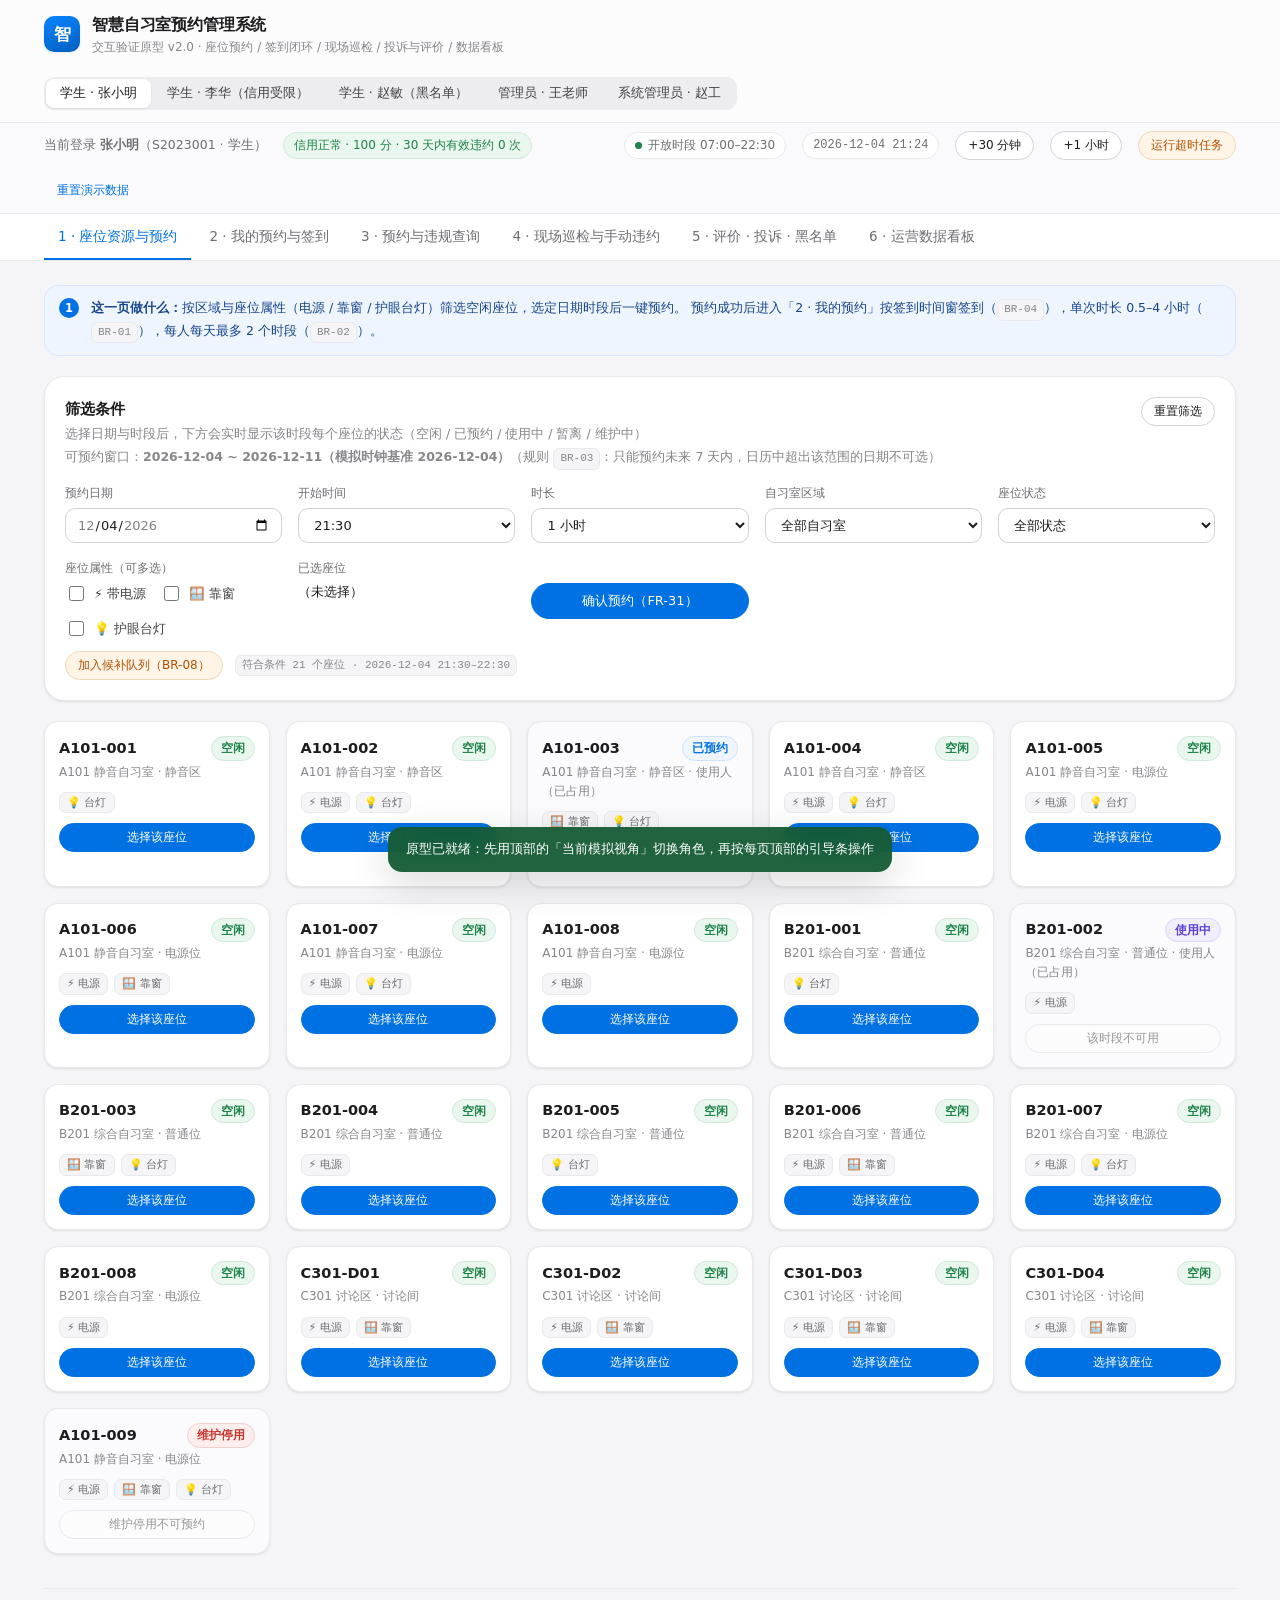
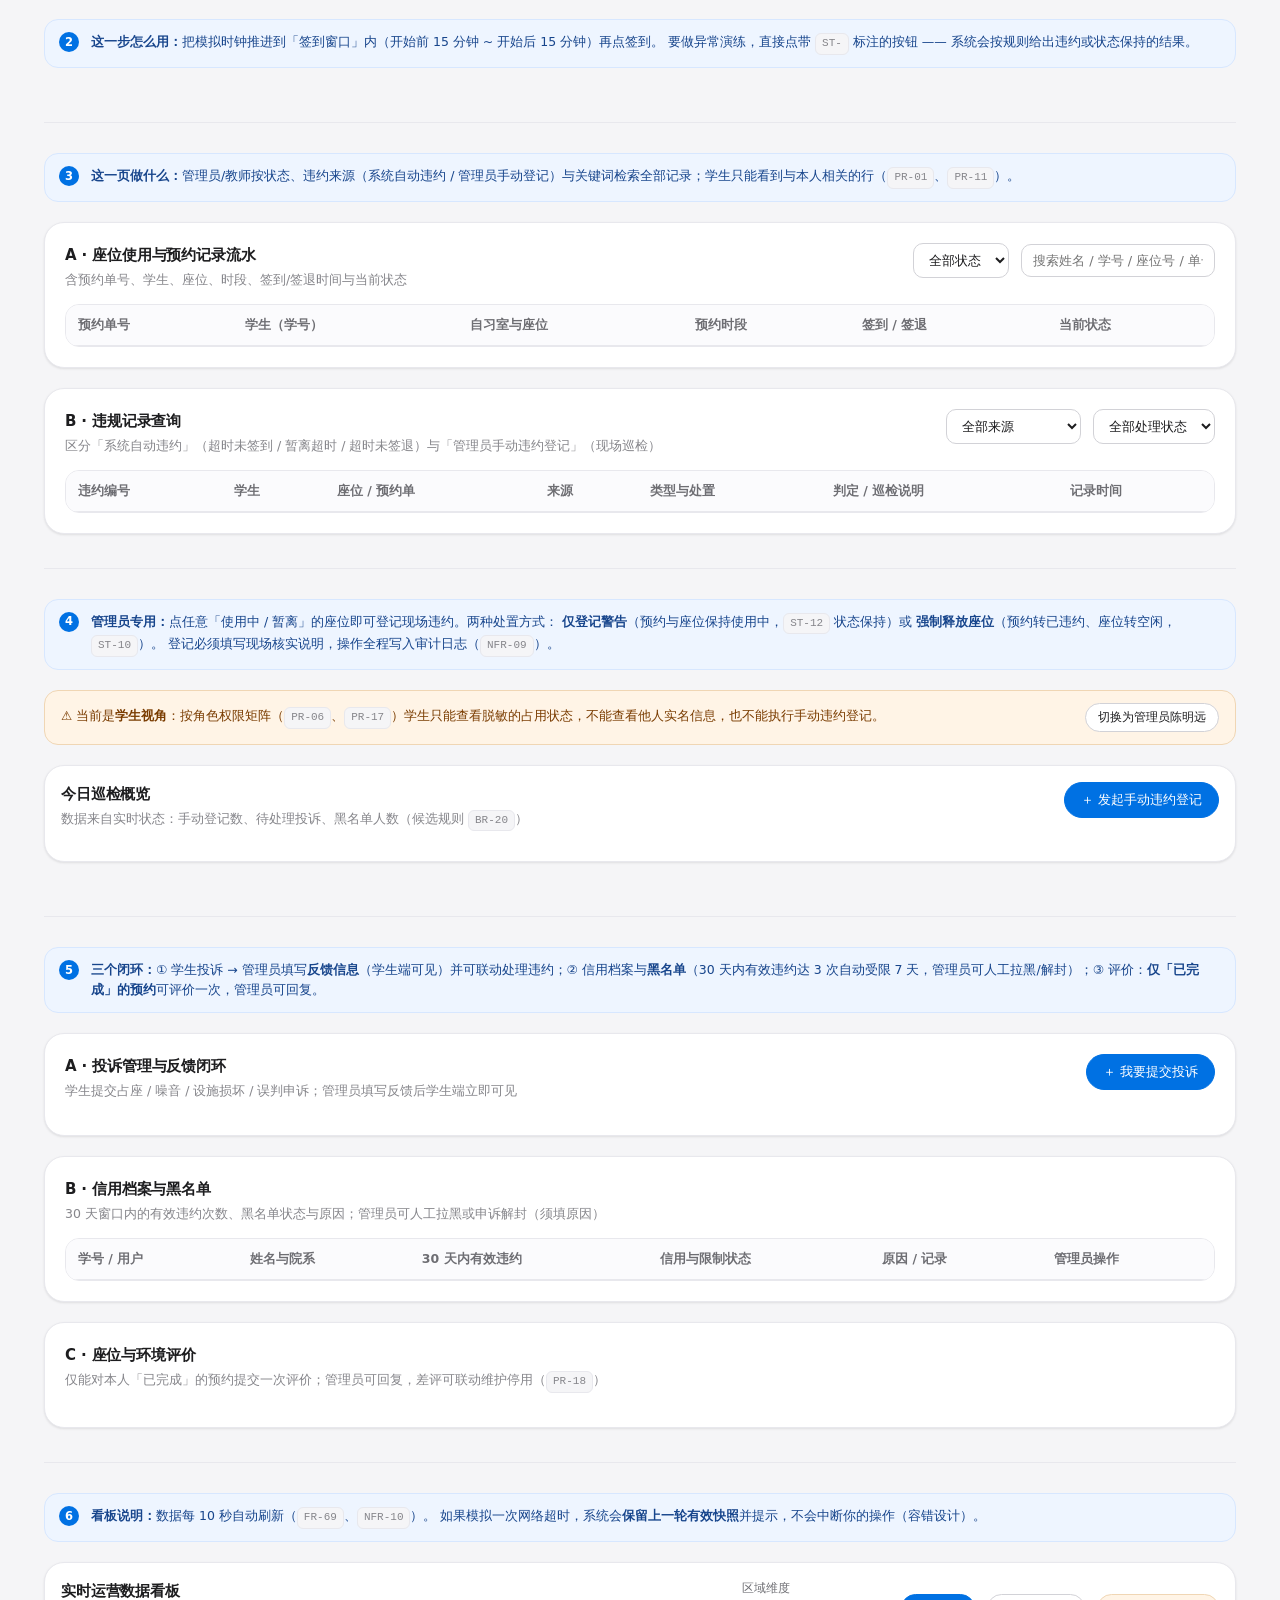
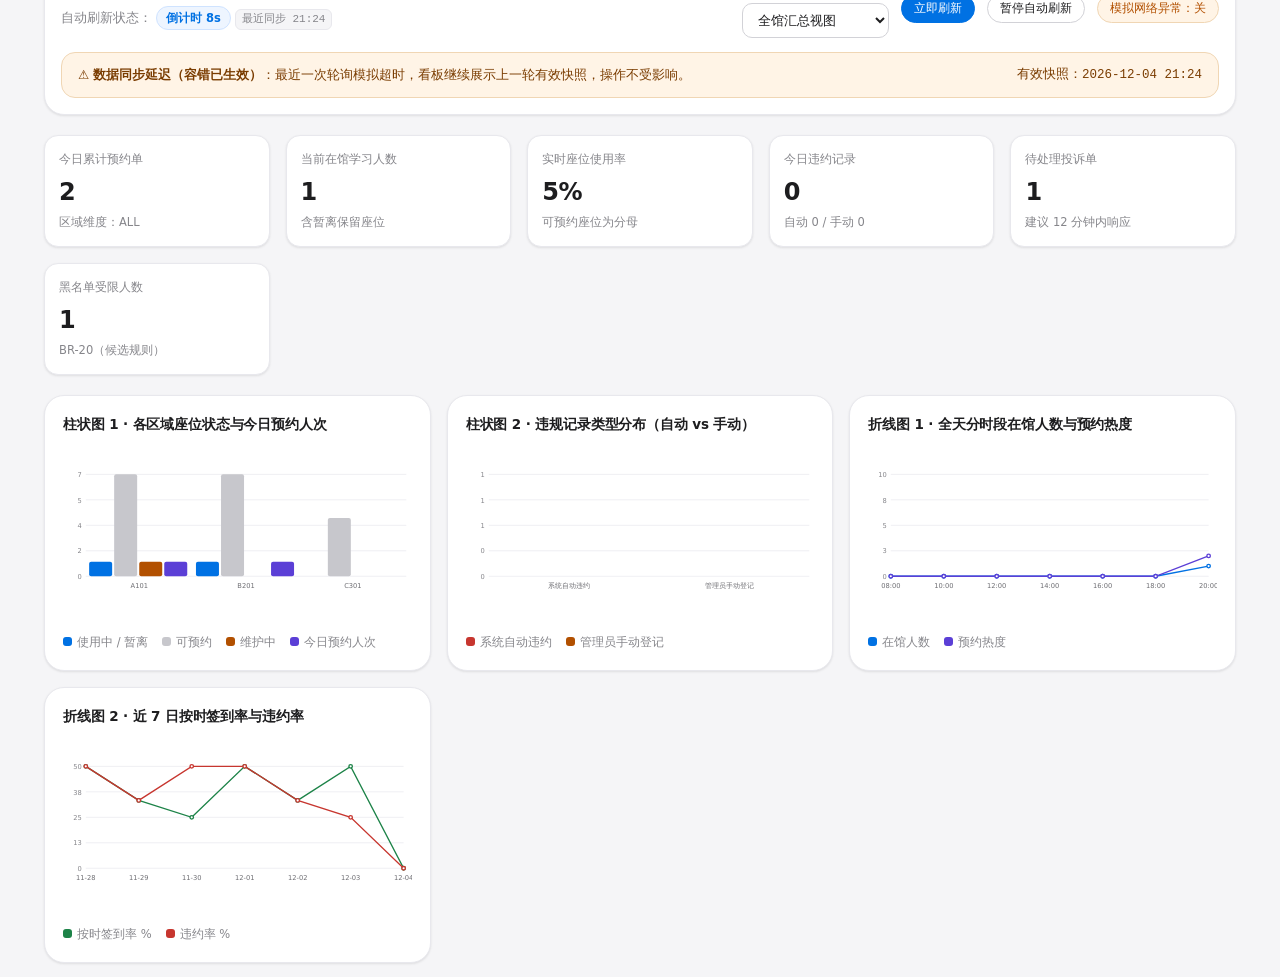
<file: 智慧自习室预约管理系统/需求分析/prototype/index.html>
<!DOCTYPE html>
<html lang="zh-CN">
<head>
<meta charset="utf-8">
<meta name="viewport" content="width=device-width, initial-scale=1">
<title>智慧自习室预约管理系统 · 交互验证原型 v2.0</title>
<link rel="stylesheet" href="styles.css">
</head>
<body>

<!-- ================= 顶栏：品牌 + 角色分段控件 + 模拟时钟 ================= -->
<header class="topbar">
  <div class="topbar-inner">
    <div class="brand">
      <div class="brand-mark">智</div>
      <div>
        <h1>智慧自习室预约管理系统</h1>
        <div class="sub">交互验证原型 v2.0 · 座位预约 / 签到闭环 / 现场巡检 / 投诉与评价 / 数据看板</div>
      </div>
    </div>
    <div class="spacer"></div>
    <div class="segmented" id="role-switch">
      <button type="button" data-user="S2023001" class="active">学生 · 张小明</button>
      <button type="button" data-user="S2023002">学生 · 李华（信用受限）</button>
      <button type="button" data-user="S2023005">学生 · 赵敏（黑名单）</button>
      <button type="button" data-user="A9001">管理员 · 王老师</button>
      <button type="button" data-user="Y0001">系统管理员 · 赵工</button>
    </div>
  </div>
  <div class="statusbar">
    <div class="statusbar-inner">
      <span id="status-user">—</span>
      <span id="status-blacklist"></span>
      <div class="spacer"></div>
      <span class="pill"><span class="dot" style="color:var(--green)"></span>开放时段 07:00–22:30</span>
      <span class="pill mono" id="status-clock">2026-10-14 13:20</span>
      <button class="btn sm" id="btn-advance-30">+30 分钟</button>
      <button class="btn sm" id="btn-advance-60">+1 小时</button>
      <button class="btn sm warn" id="btn-run-sweep" title="FR-44：服务端定时任务（每分钟自动执行），此处手动触发">运行超时任务</button>
      <button class="btn sm ghost" id="btn-reset">重置演示数据</button>
    </div>
  </div>
</header>

<!-- ================= 功能标签 ================= -->
<nav class="tabs">
  <div class="tabs-inner" id="app-tabs">
    <button type="button" class="tab active" data-tab="seats">1 · 座位资源与预约</button>
    <button type="button" class="tab" data-tab="myres">2 · 我的预约与签到</button>
    <button type="button" class="tab" data-tab="queries">3 · 预约与违规查询</button>
    <button type="button" class="tab" data-tab="admin">4 · 现场巡检与手动违约</button>
    <button type="button" class="tab" data-tab="community">5 · 评价 · 投诉 · 黑名单</button>
    <button type="button" class="tab" data-tab="analytics">6 · 运营数据看板</button>
  </div>
</nav>

<main class="wrap">

  <!-- ==================== 1. 座位资源与预约 ==================== -->
  <section id="view-seats" class="stack">
    <div class="guide">
      <span class="idx">1</span>
      <div><b>这一页做什么：</b>按区域与座位属性（电源 / 靠窗 / 护眼台灯）筛选空闲座位，选定日期时段后一键预约。
        预约成功后进入「2 · 我的预约」按签到时间窗签到（<span class="kbd">BR-04</span>），单次时长 0.5–4 小时（<span class="kbd">BR-01</span>），每人每天最多 2 个时段（<span class="kbd">BR-02</span>）。</div>
    </div>

    <div class="card">
      <div class="card-head">
        <div>
          <h2>筛选条件</h2>
          <div class="desc">选择日期与时段后，下方会实时显示该时段每个座位的状态（空闲 / 已预约 / 使用中 / 暂离 / 维护中）</div>
          <div class="desc">可预约窗口：<b id="booking-window-hint">—</b>（规则 <span class="kbd">BR-03</span>：只能预约未来 7 天内，日历中超出该范围的日期不可选）</div>
        </div>
        <div class="row">
          <button class="btn sm" id="btn-seat-filter-reset">重置筛选</button>
        </div>
      </div>
      <div class="grid grid-4">
        <div class="field">
          <label for="filter-date">预约日期</label>
          <input type="date" id="filter-date">
        </div>
        <div class="field">
          <label for="filter-start">开始时间</label>
          <select id="filter-start"></select>
        </div>
        <div class="field">
          <label for="filter-duration">时长</label>
          <select id="filter-duration">
            <option value="30">30 分钟</option>
            <option value="60" selected>1 小时</option>
            <option value="90">1.5 小时</option>
            <option value="120">2 小时</option>
            <option value="180">3 小时</option>
            <option value="240">4 小时</option>
          </select>
        </div>
        <div class="field">
          <label for="filter-room">自习室区域</label>
          <select id="filter-room"></select>
        </div>
        <div class="field">
          <label for="filter-status">座位状态</label>
          <select id="filter-status">
            <option value="">全部状态</option>
            <option value="available">空闲（可预约）</option>
            <option value="reserved">已预约（待签到）</option>
            <option value="occupied">使用中</option>
            <option value="held">暂离中</option>
            <option value="maintenance">维护停用</option>
          </select>
        </div>
        <div class="field">
          <label>座位属性（可多选）</label>
          <div class="row" style="gap:14px">
            <label class="check"><input type="checkbox" id="filter-power">⚡ 带电源</label>
            <label class="check"><input type="checkbox" id="filter-window">🪟 靠窗</label>
            <label class="check"><input type="checkbox" id="filter-lamp">💡 护眼台灯</label>
          </div>
        </div>
        <div class="field">
          <label>已选座位</label>
          <div class="row"><span id="selected-seat" class="mono" style="font-size:13px">（未选择）</span></div>
        </div>
        <div class="field">
          <label>&nbsp;</label>
          <button class="btn primary block" id="btn-book">确认预约（FR-31）</button>
        </div>
      </div>
      <div class="row" style="margin-top:12px">
        <button class="btn sm warn" id="btn-join-waitlist">加入候补队列（BR-08）</button>
        <span class="kbd" id="seat-count-hint">—</span>
      </div>
    </div>

    <div id="seat-grid" class="grid grid-4"></div>
  </section>

  <!-- ==================== 2. 我的预约与签到 ==================== -->
  <section id="view-myres" class="stack" hidden>
    <div class="guide">
      <span class="idx">2</span>
      <div><b>这一步怎么用：</b>把模拟时钟推进到「签到窗口」内（开始前 15 分钟 ~ 开始后 15 分钟）再点签到。
        要做异常演练，直接点带 <span class="kbd">ST-</span> 标注的按钮 —— 系统会按规则给出违约或状态保持的结果。</div>
    </div>
    <div id="myres-list" class="stack"></div>
  </section>

  <!-- ==================== 3. 预约与违规查询 ==================== -->
  <section id="view-queries" class="stack" hidden>
    <div class="guide">
      <span class="idx">3</span>
      <div><b>这一页做什么：</b>管理员/教师按状态、违约来源（系统自动违约 / 管理员手动登记）与关键词检索全部记录；学生只能看到与本人相关的行（<span class="kbd">PR-01</span>、<span class="kbd">PR-11</span>）。</div>
    </div>
    <div class="card">
      <div class="card-head">
        <div>
          <h2>A · 座位使用与预约记录流水</h2>
          <div class="desc">含预约单号、学生、座位、时段、签到/签退时间与当前状态</div>
        </div>
        <div class="row">
          <select id="query-res-status">
            <option value="">全部状态</option>
            <option value="pending">待签到</option>
            <option value="in_use">使用中</option>
            <option value="away">暂离</option>
            <option value="completed">已完成</option>
            <option value="cancelled">已取消</option>
            <option value="no_show">已违约</option>
            <option value="released">已释放</option>
          </select>
          <input type="text" id="query-keyword" placeholder="搜索姓名 / 学号 / 座位号 / 单号">
        </div>
      </div>
      <div class="table-wrap">
        <table class="tbl">
          <thead><tr>
            <th>预约单号</th><th>学生（学号）</th><th>自习室与座位</th><th>预约时段</th>
            <th>签到 / 签退</th><th>当前状态</th>
          </tr></thead>
          <tbody id="query-res-tbody"></tbody>
        </table>
      </div>
    </div>

    <div class="card">
      <div class="card-head">
        <div>
          <h2>B · 违规记录查询</h2>
          <div class="desc">区分「系统自动违约」（超时未签到 / 暂离超时 / 超时未签退）与「管理员手动违约登记」（现场巡检）</div>
        </div>
        <div class="row">
          <select id="query-vio-source">
            <option value="">全部来源</option>
            <option value="auto">系统自动违约</option>
            <option value="manual">管理员手动登记</option>
          </select>
          <select id="query-vio-status">
            <option value="">全部处理状态</option>
            <option value="active">生效</option>
            <option value="appealing">申诉中</option>
            <option value="revoked">已撤销</option>
          </select>
        </div>
      </div>
      <div class="table-wrap">
        <table class="tbl">
          <thead><tr>
            <th>违约编号</th><th>学生</th><th>座位 / 预约单</th><th>来源</th>
            <th>类型与处置</th><th>判定 / 巡检说明</th><th>记录时间</th>
          </tr></thead>
          <tbody id="query-vio-tbody"></tbody>
        </table>
      </div>
    </div>
  </section>

  <!-- ==================== 4. 现场巡检与手动违约登记 ==================== -->
  <section id="view-admin" class="stack" hidden>
    <div class="guide">
      <span class="idx">4</span>
      <div><b>管理员专用：</b>点任意「使用中 / 暂离」的座位即可登记现场违约。两种处置方式：
        <b>仅登记警告</b>（预约与座位保持使用中，<span class="kbd">ST-12</span> 状态保持）或 <b>强制释放座位</b>（预约转已违约、座位转空闲，<span class="kbd">ST-10</span>）。
        登记必须填写现场核实说明，操作全程写入审计日志（<span class="kbd">NFR-09</span>）。</div>
    </div>

    <div id="admin-guard" class="banner warn" hidden>
      <span>⚠️ 当前是<b>学生视角</b>：按角色权限矩阵（<span class="kbd">PR-06</span>、<span class="kbd">PR-17</span>）学生只能查看脱敏的占用状态，不能查看他人实名信息，也不能执行手动违约登记。</span>
      <button class="btn sm" data-act="switch-admin">切换为管理员陈明远</button>
    </div>

    <div class="card tight">
      <div class="card-head">
        <div>
          <h2>今日巡检概览</h2>
          <div class="desc">数据来自实时状态：手动登记数、待处理投诉、黑名单人数（候选规则 <span class="kbd">BR-20</span>）</div>
        </div>
        <div class="row">
          <button class="btn primary" data-act="open-manual-vio">＋ 发起手动违约登记</button>
        </div>
      </div>
      <div id="admin-stats" class="grid grid-4"></div>
    </div>

    <div id="admin-seat-board" class="grid grid-4"></div>
  </section>

  <!-- ==================== 5. 评价 · 投诉 · 黑名单 ==================== -->
  <section id="view-community" class="stack" hidden>
    <div class="guide">
      <span class="idx">5</span>
      <div><b>三个闭环：</b>① 学生投诉 → 管理员填写<b>反馈信息</b>（学生端可见）并可联动处理违约；② 信用档案与<b>黑名单</b>（30 天内有效违约达 3 次自动受限 7 天，管理员可人工拉黑/解封）；③ 评价：<b>仅「已完成」的预约</b>可评价一次，管理员可回复。</div>
    </div>

    <div class="card">
      <div class="card-head">
        <div>
          <h2>A · 投诉管理与反馈闭环</h2>
          <div class="desc">学生提交占座 / 噪音 / 设施损坏 / 误判申诉；管理员填写反馈后学生端立即可见</div>
        </div>
        <div class="row"><button class="btn primary" data-act="open-complaint">＋ 我要提交投诉</button></div>
      </div>
      <div id="complaints-list" class="grid grid-2"></div>
    </div>

    <div class="card">
      <div class="card-head">
        <div>
          <h2>B · 信用档案与黑名单</h2>
          <div class="desc">30 天窗口内的有效违约次数、黑名单状态与原因；管理员可人工拉黑或申诉解封（须填原因）</div>
        </div>
      </div>
      <div class="table-wrap">
        <table class="tbl">
          <thead><tr>
            <th>学号 / 用户</th><th>姓名与院系</th><th>30 天内有效违约</th>
            <th>信用与限制状态</th><th>原因 / 记录</th><th>管理员操作</th>
          </tr></thead>
          <tbody id="users-tbody"></tbody>
        </table>
      </div>
    </div>

    <div class="card">
      <div class="card-head">
        <div>
          <h2>C · 座位与环境评价</h2>
          <div class="desc">仅能对本人「已完成」的预约提交一次评价；管理员可回复，差评可联动维护停用（<span class="kbd">PR-18</span>）</div>
        </div>
      </div>
      <div id="evals-list" class="grid grid-2"></div>
    </div>
  </section>

  <!-- ==================== 6. 运营数据看板 ==================== -->
  <section id="view-analytics" class="stack" hidden>
    <div class="guide">
      <span class="idx">6</span>
      <div><b>看板说明：</b>数据每 10 秒自动刷新（<span class="kbd">FR-69</span>、<span class="kbd">NFR-10</span>）。
        如果模拟一次网络超时，系统会<b>保留上一轮有效快照</b>并提示，不会中断你的操作（容错设计）。</div>
    </div>

    <div class="card tight">
      <div class="card-head">
        <div>
          <h2>实时运营数据看板</h2>
          <div class="desc">
            自动刷新状态：
            <span class="badge blue" id="countdown-pill">倒计时 10s</span>
            <span id="last-sync" class="kbd">—</span>
          </div>
        </div>
        <div class="row">
          <div class="field"><label for="analytics-zone">区域维度</label>
            <select id="analytics-zone"></select>
          </div>
          <button class="btn sm primary" id="btn-refresh-now">立即刷新</button>
          <button class="btn sm" id="btn-toggle-autorefresh">暂停自动刷新</button>
          <button class="btn sm warn" id="btn-toggle-neterror">模拟网络异常：关</button>
        </div>
      </div>
      <div id="net-error-banner" class="banner warn" hidden>
        <span>⚠️ <b>数据同步延迟（容错已生效）</b>：最近一次轮询模拟超时，看板继续展示上一轮有效快照，操作不受影响。</span>
        <span class="mono" id="last-valid-snapshot">—</span>
      </div>
    </div>

    <div id="kpi-rows" class="grid grid-4"></div>

    <div class="grid grid-2">
      <div class="chart-card">
        <h3>柱状图 1 · 各区域座位状态与今日预约人次</h3>
        <div id="chart-zones"></div>
        <div class="legend">
          <span><i style="background:#0071e3"></i>使用中 / 暂离</span>
          <span><i style="background:#c7c7cc"></i>可预约</span>
          <span><i style="background:#b25000"></i>维护中</span>
          <span><i style="background:#5b3fd6"></i>今日预约人次</span>
        </div>
      </div>
      <div class="chart-card">
        <h3>柱状图 2 · 违规记录类型分布（自动 vs 手动）</h3>
        <div id="chart-vio"></div>
        <div class="legend">
          <span><i style="background:#c7362f"></i>系统自动违约</span>
          <span><i style="background:#b25000"></i>管理员手动登记</span>
        </div>
      </div>
      <div class="chart-card">
        <h3>折线图 1 · 全天分时段在馆人数与预约热度</h3>
        <div id="chart-hourly"></div>
        <div class="legend">
          <span><i style="background:#0071e3"></i>在馆人数</span>
          <span><i style="background:#5b3fd6"></i>预约热度</span>
        </div>
      </div>
      <div class="chart-card">
        <h3>折线图 2 · 近 7 日按时签到率与违约率</h3>
        <div id="chart-weekly"></div>
        <div class="legend">
          <span><i style="background:#1d8348"></i>按时签到率 %</span>
          <span><i style="background:#c7362f"></i>违约率 %</span>
        </div>
      </div>
    </div>
  </section>

</main>

<div class="toast-wrap" id="toast-wrap"></div>
<div id="modal-root"></div>

<script src="domain.js"></script>
<script src="seed.js"></script>
<script src="app.js"></script>
</body>
</html>
</file>
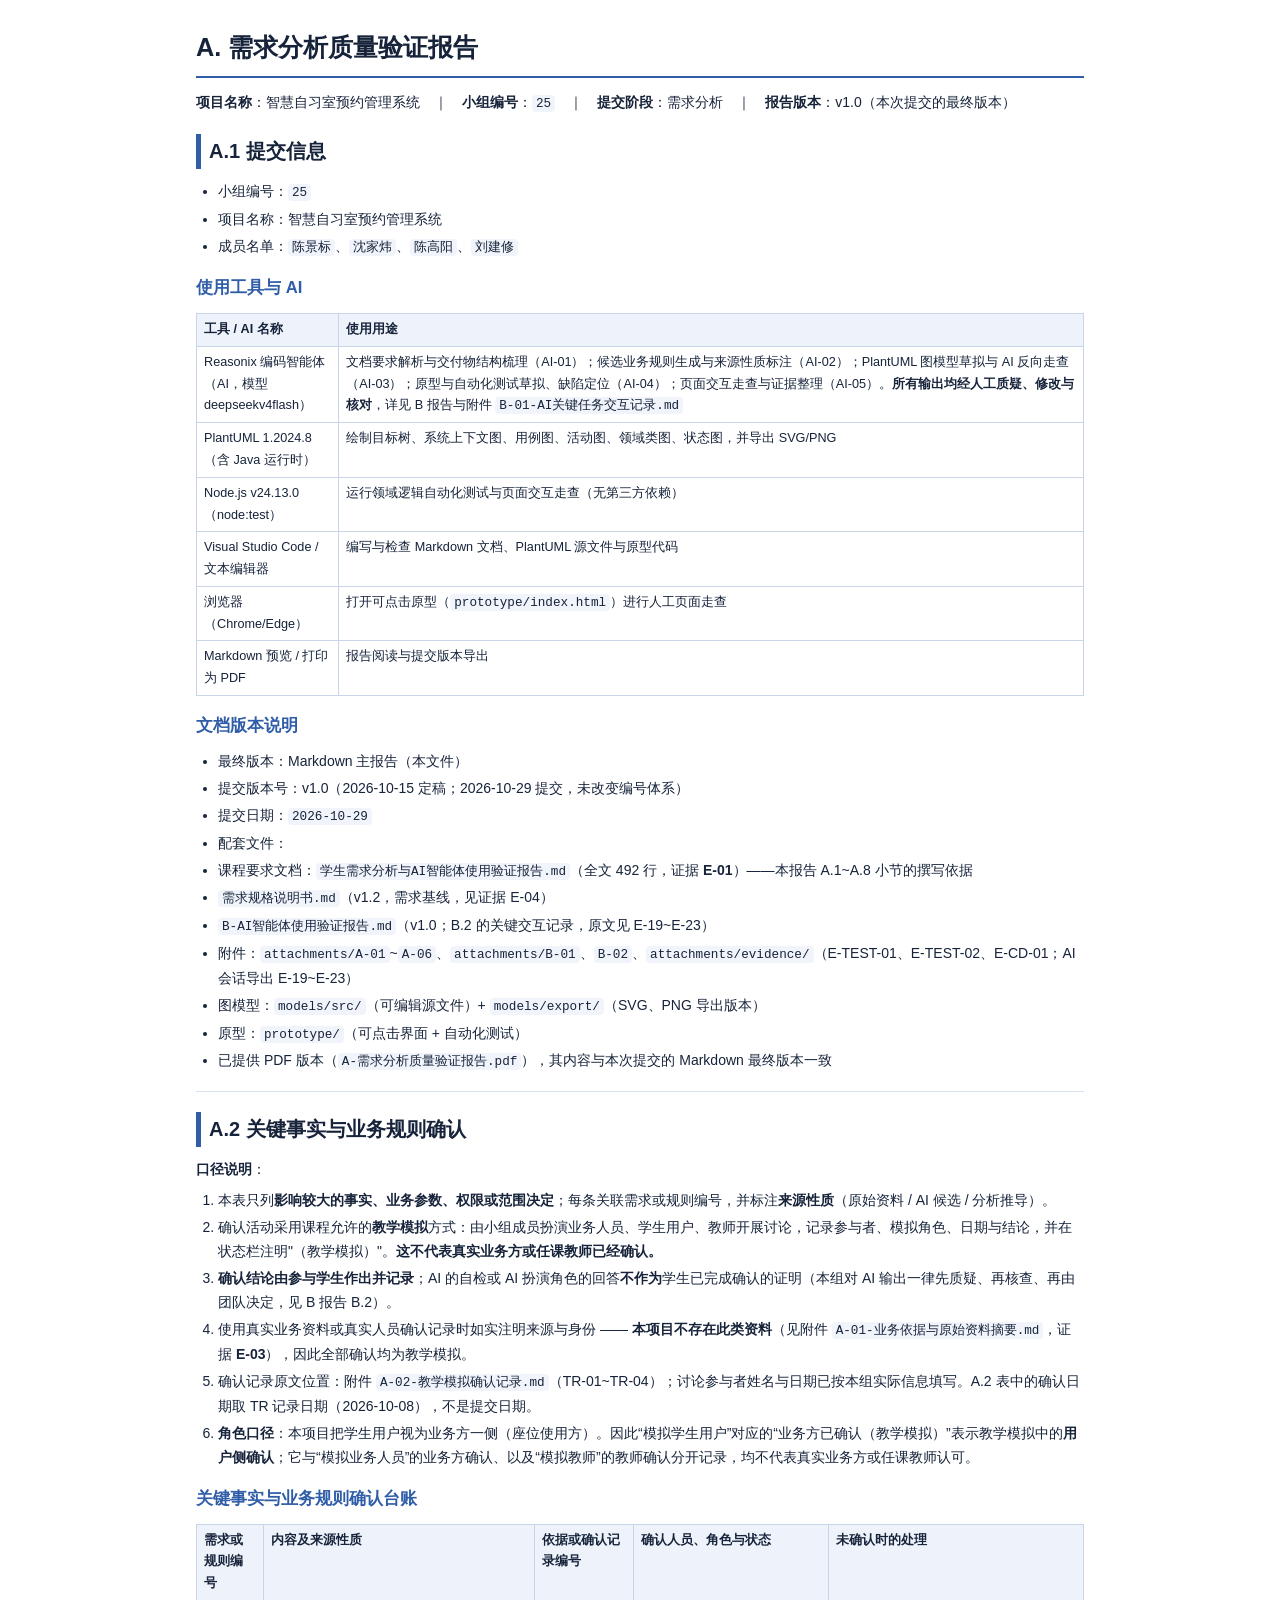
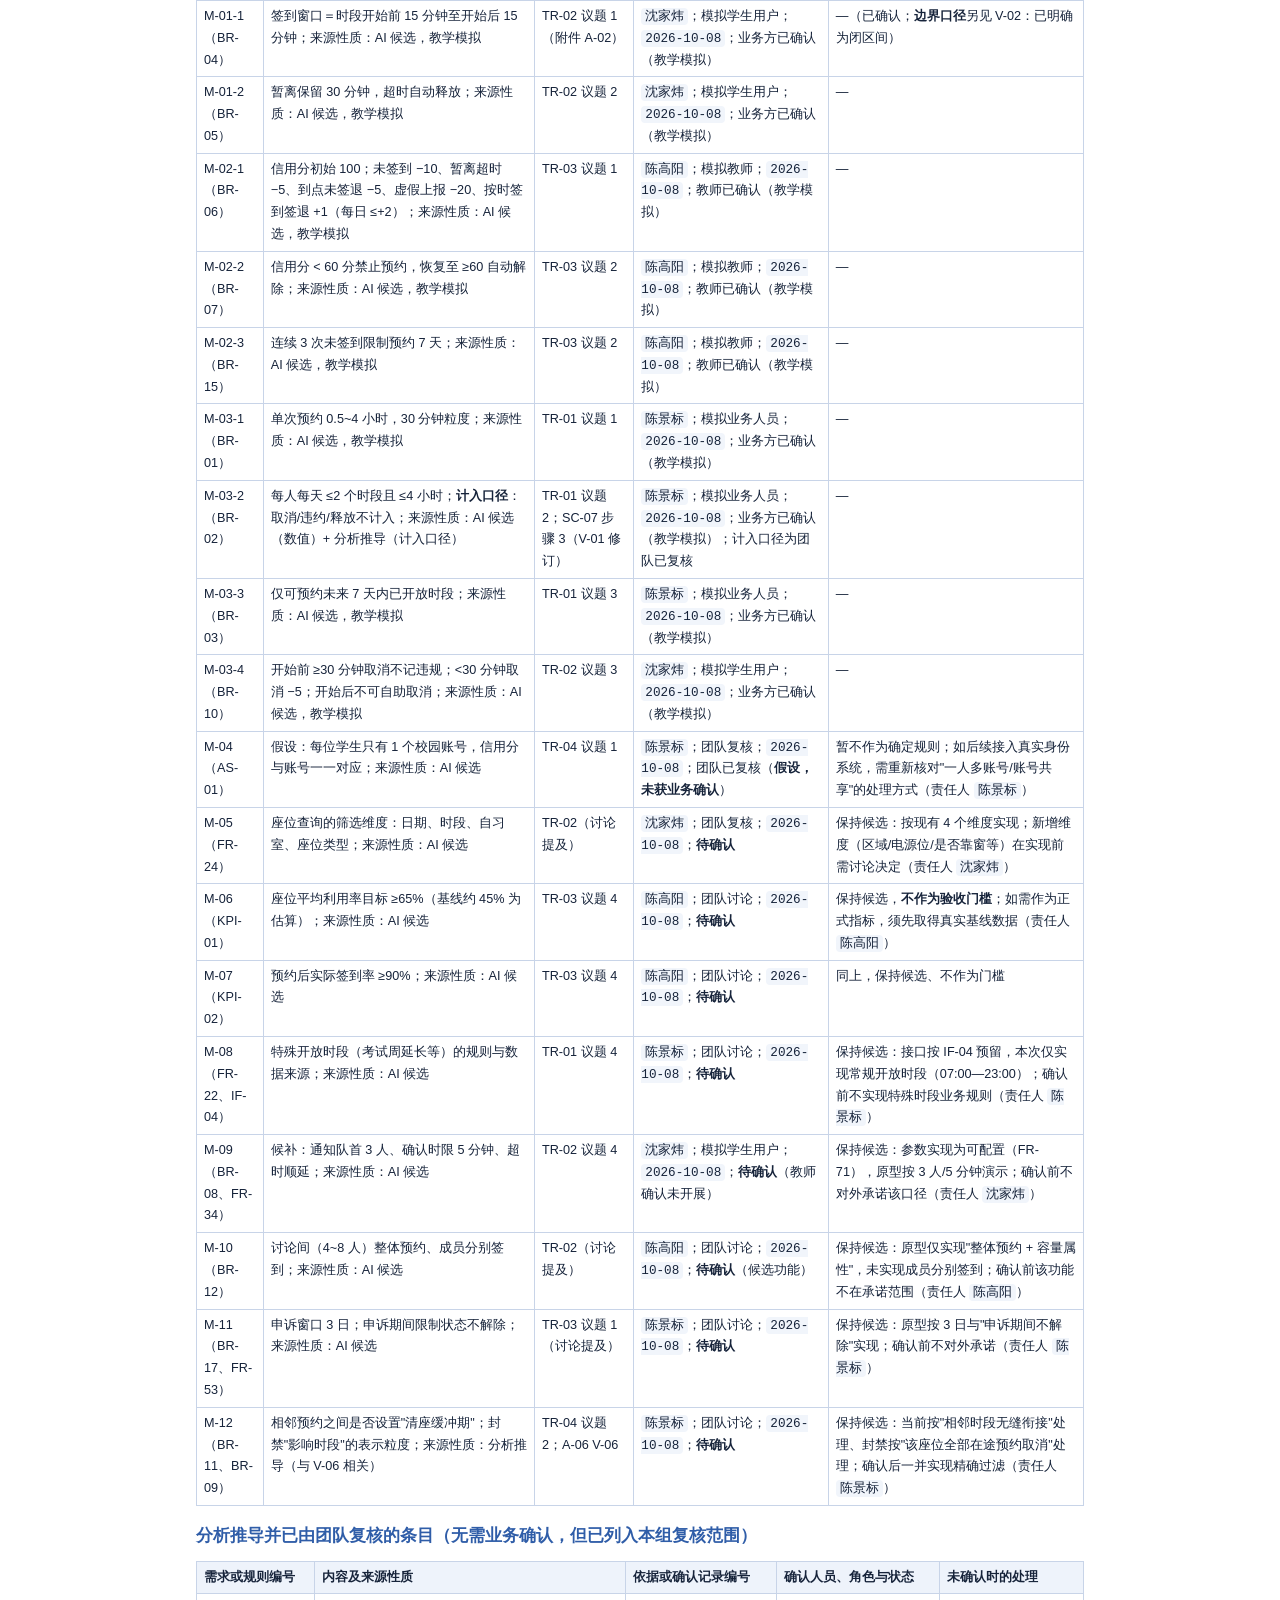
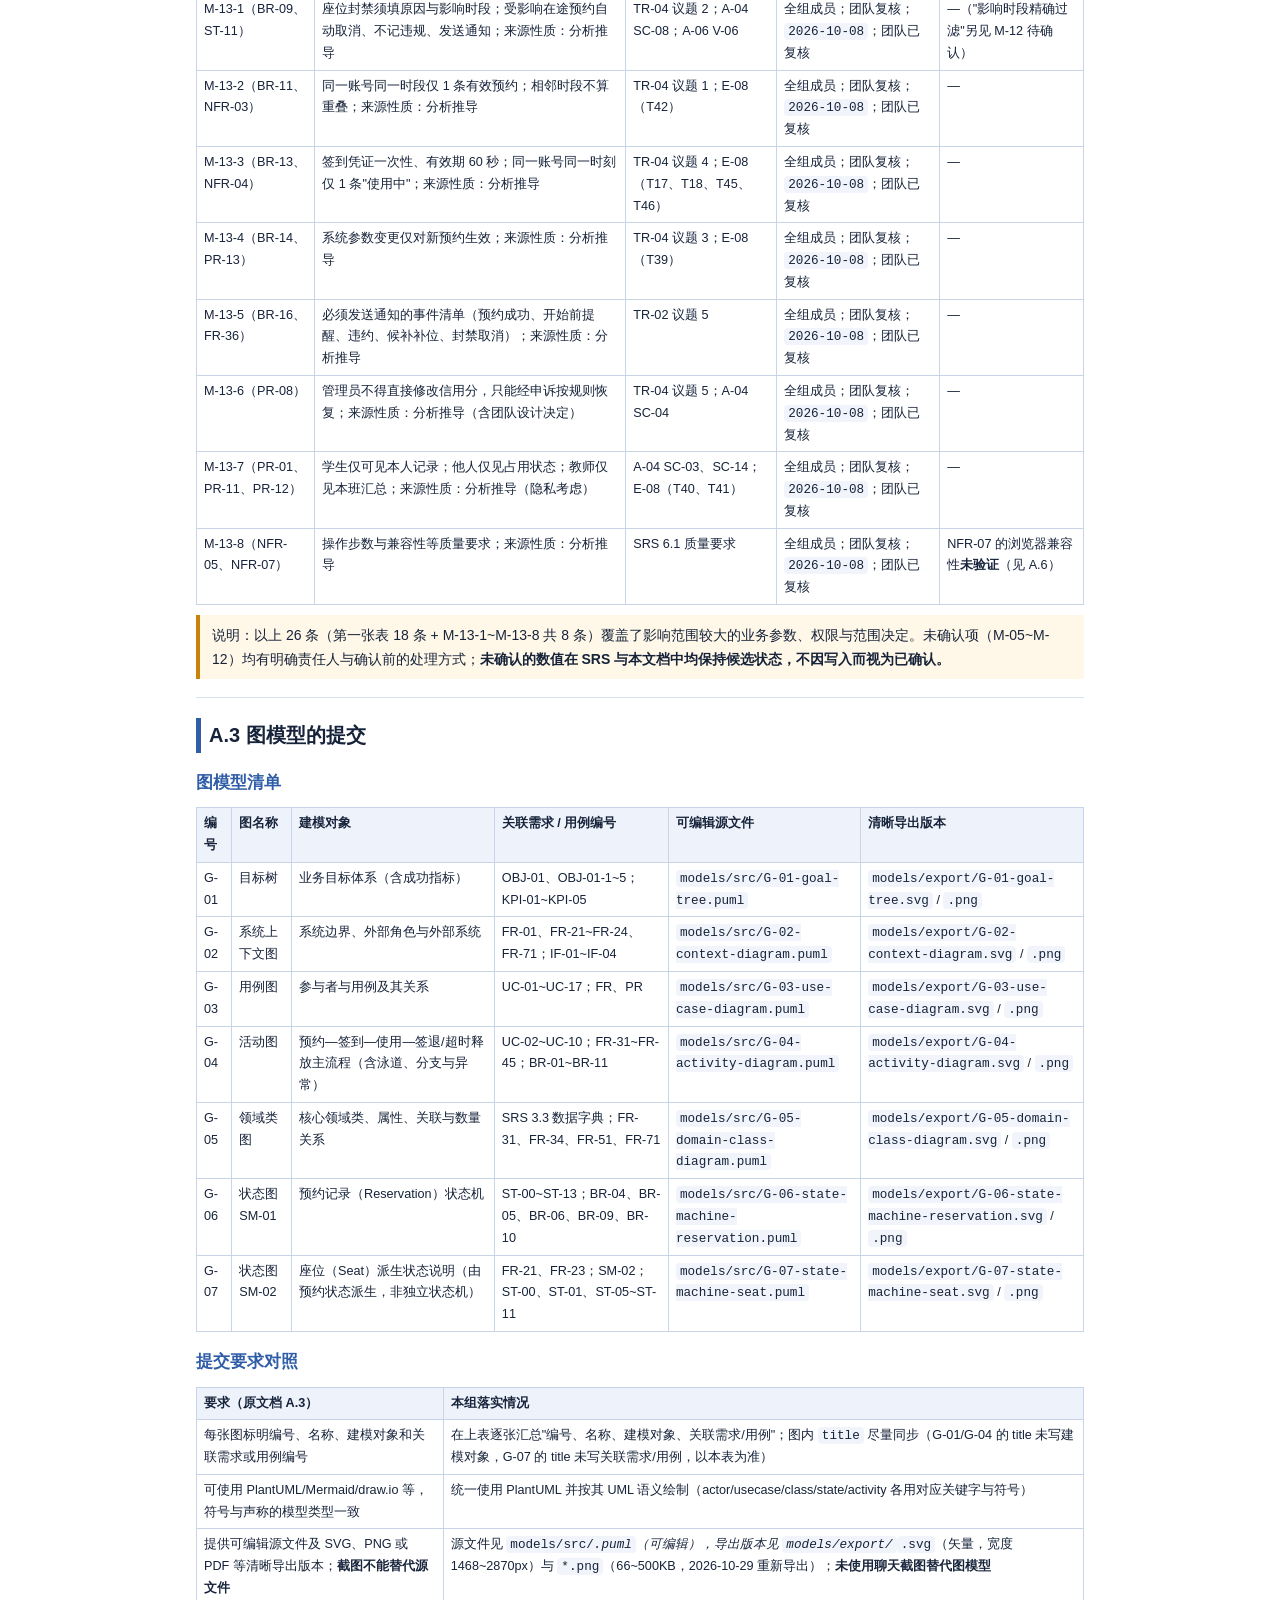
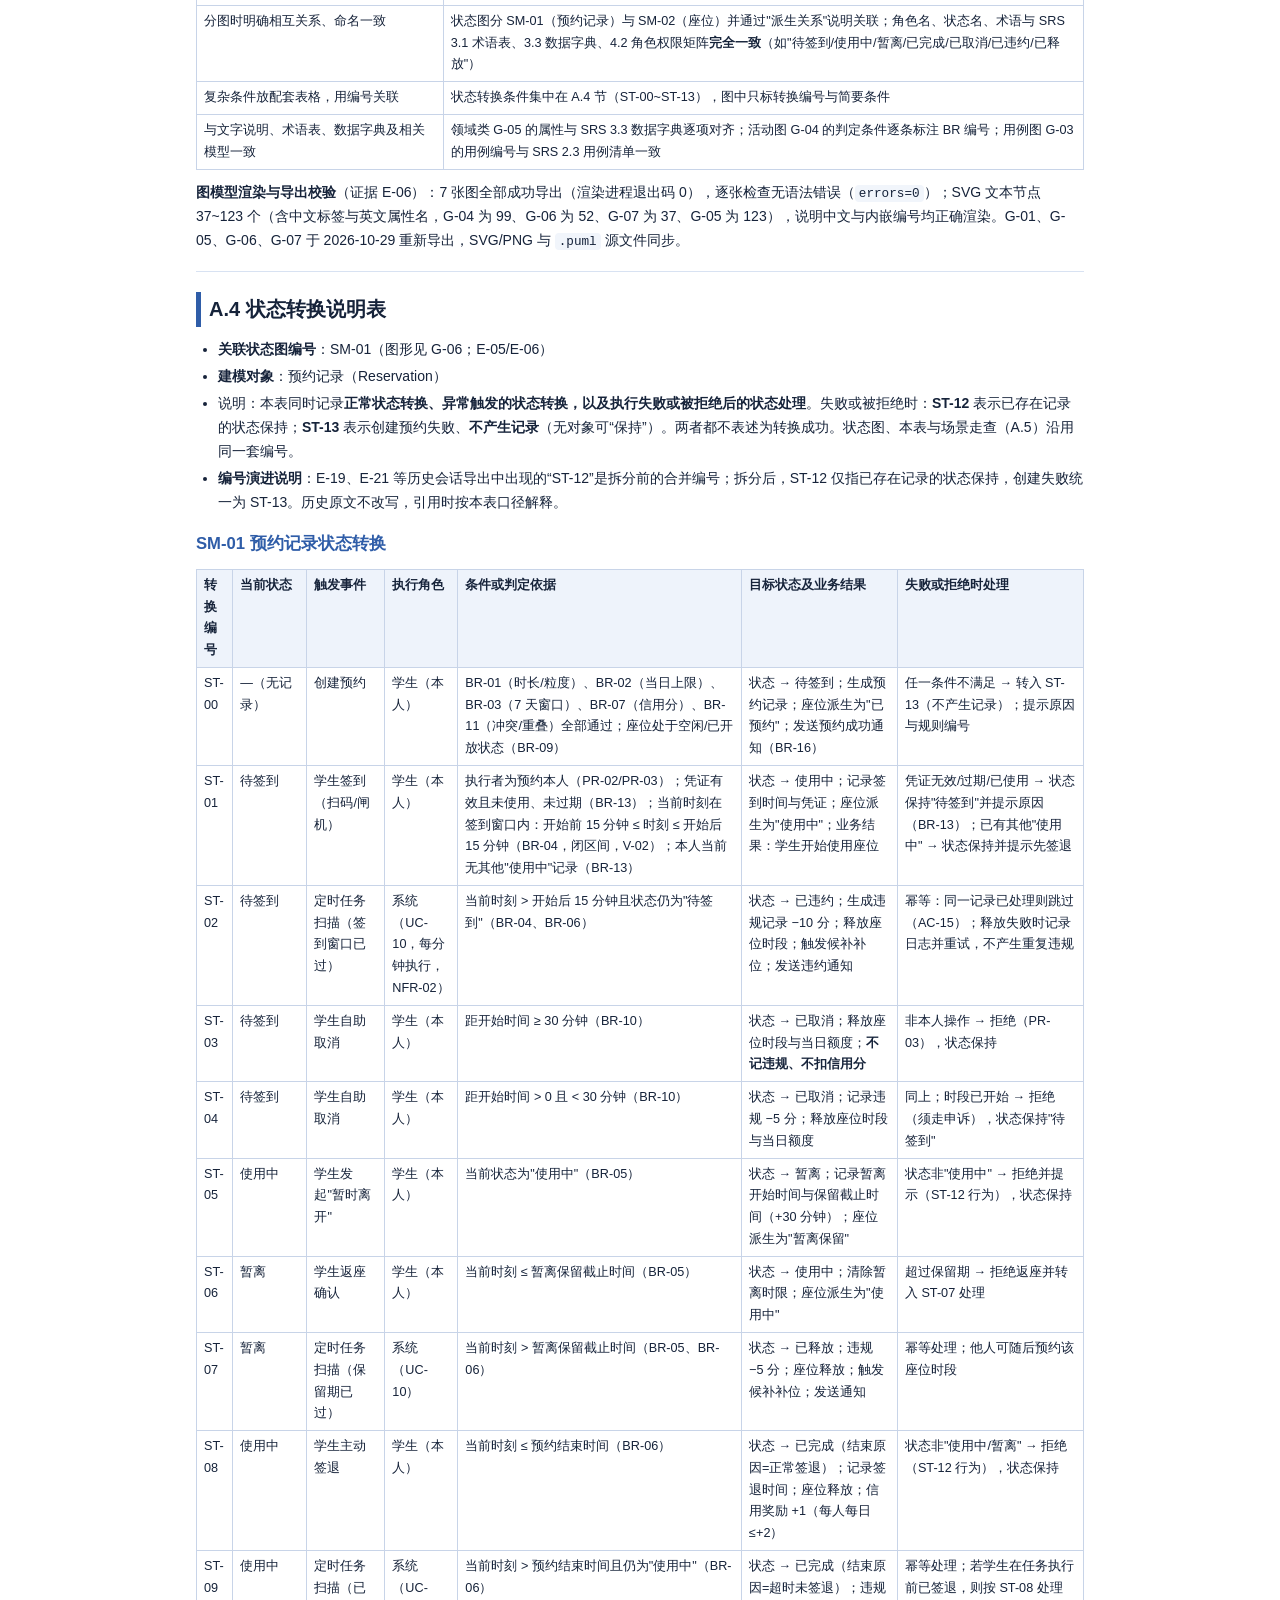
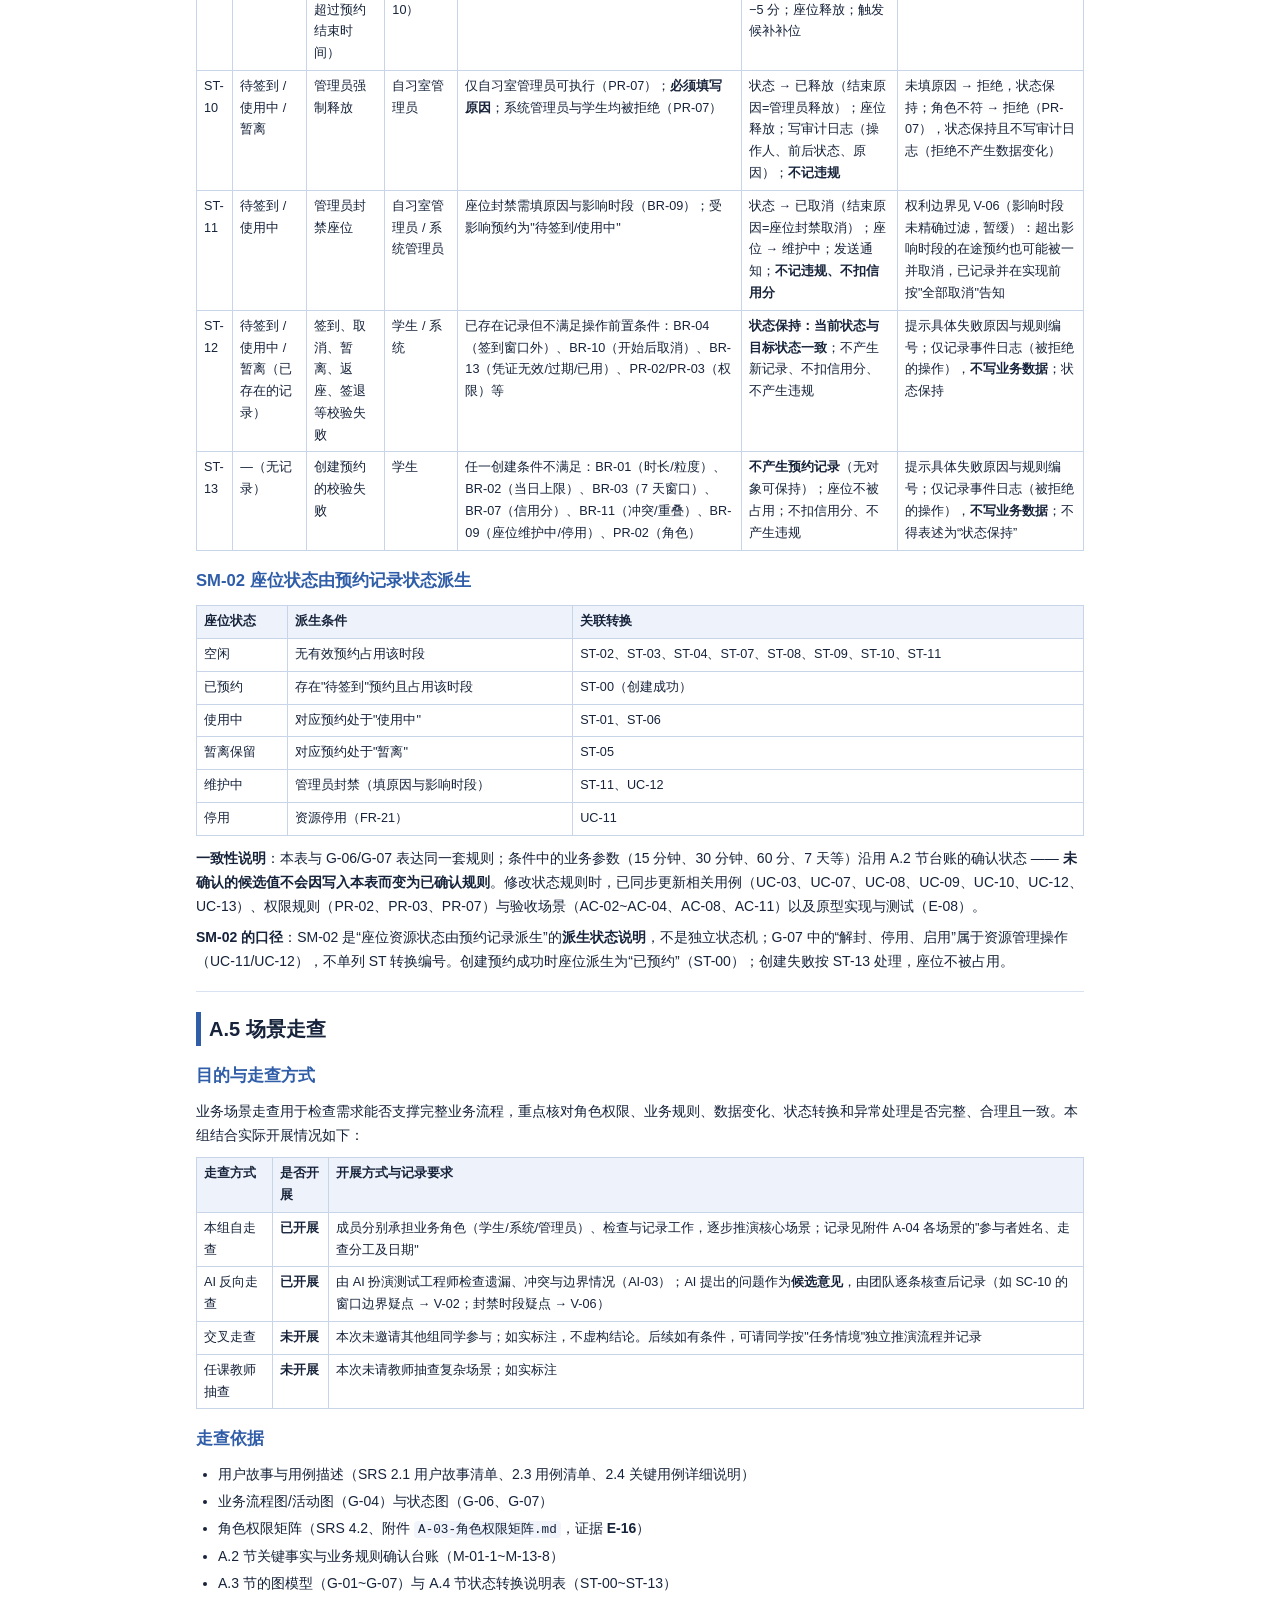
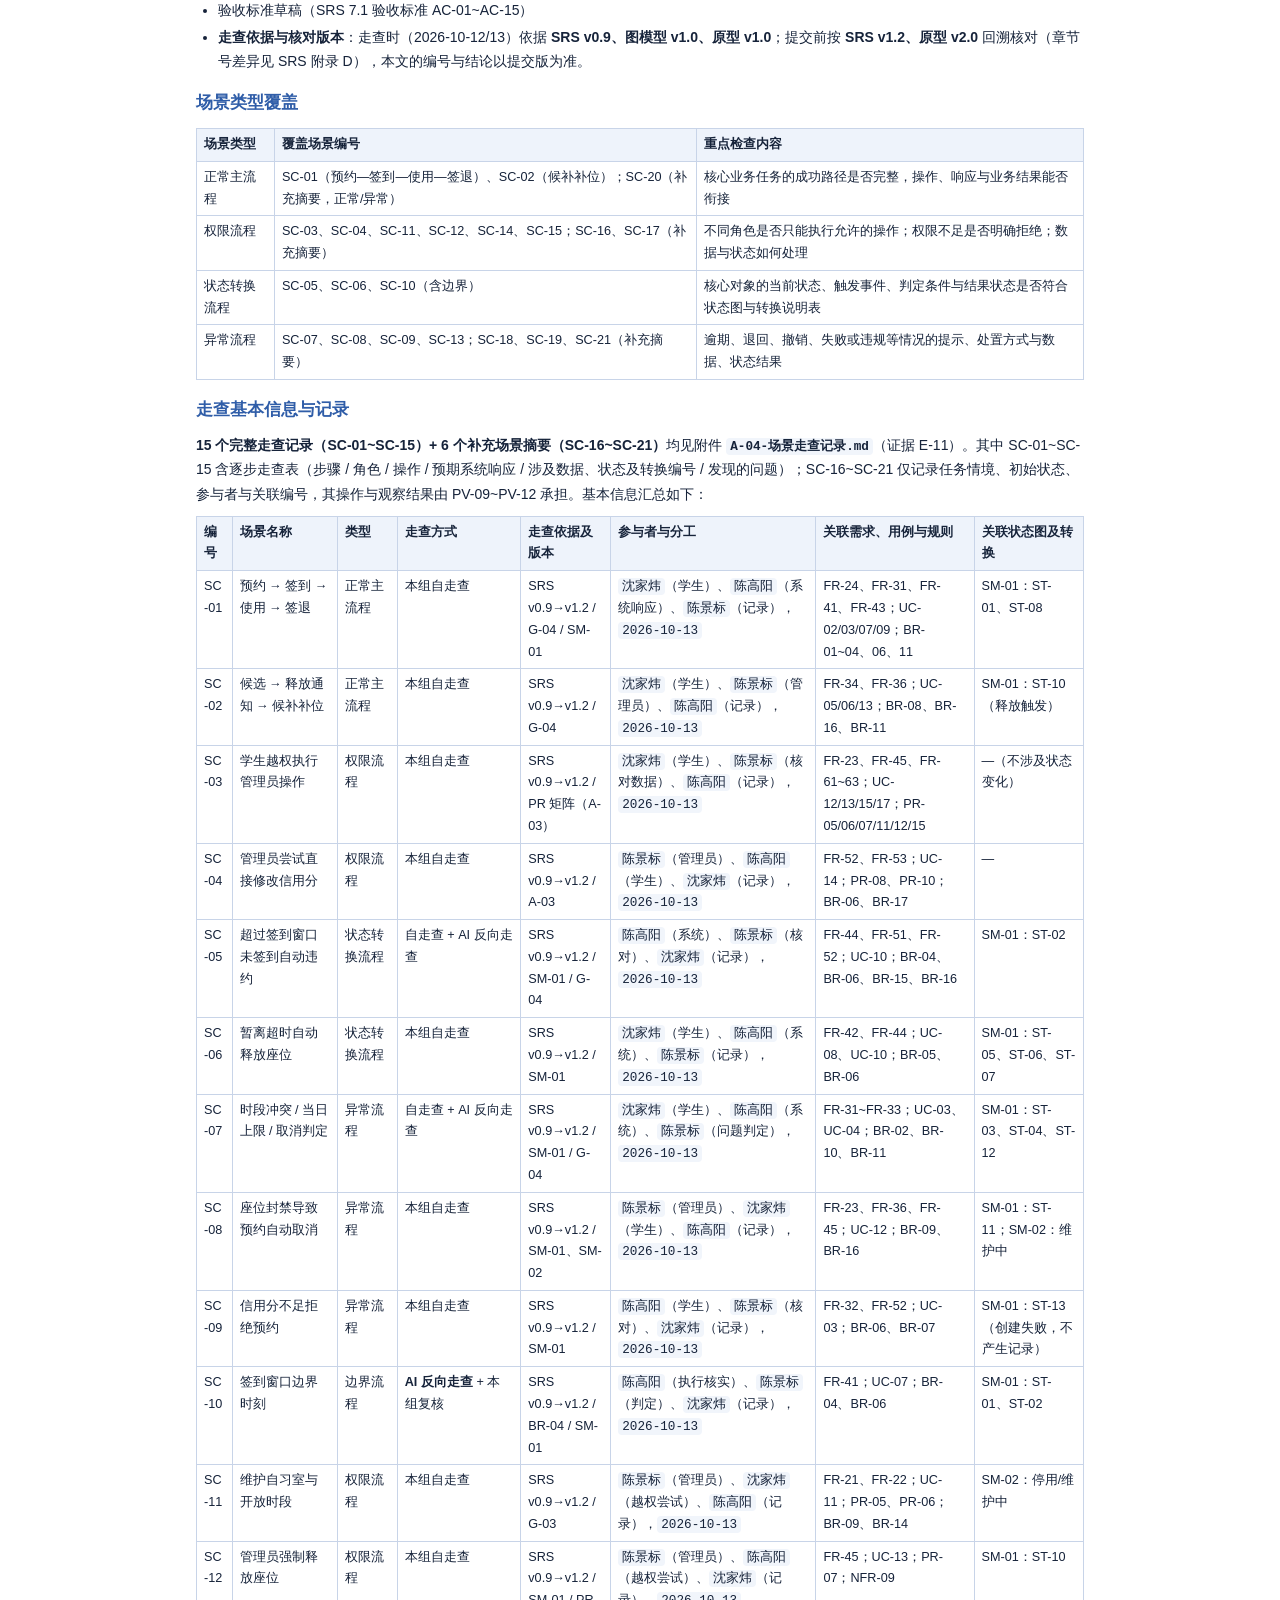
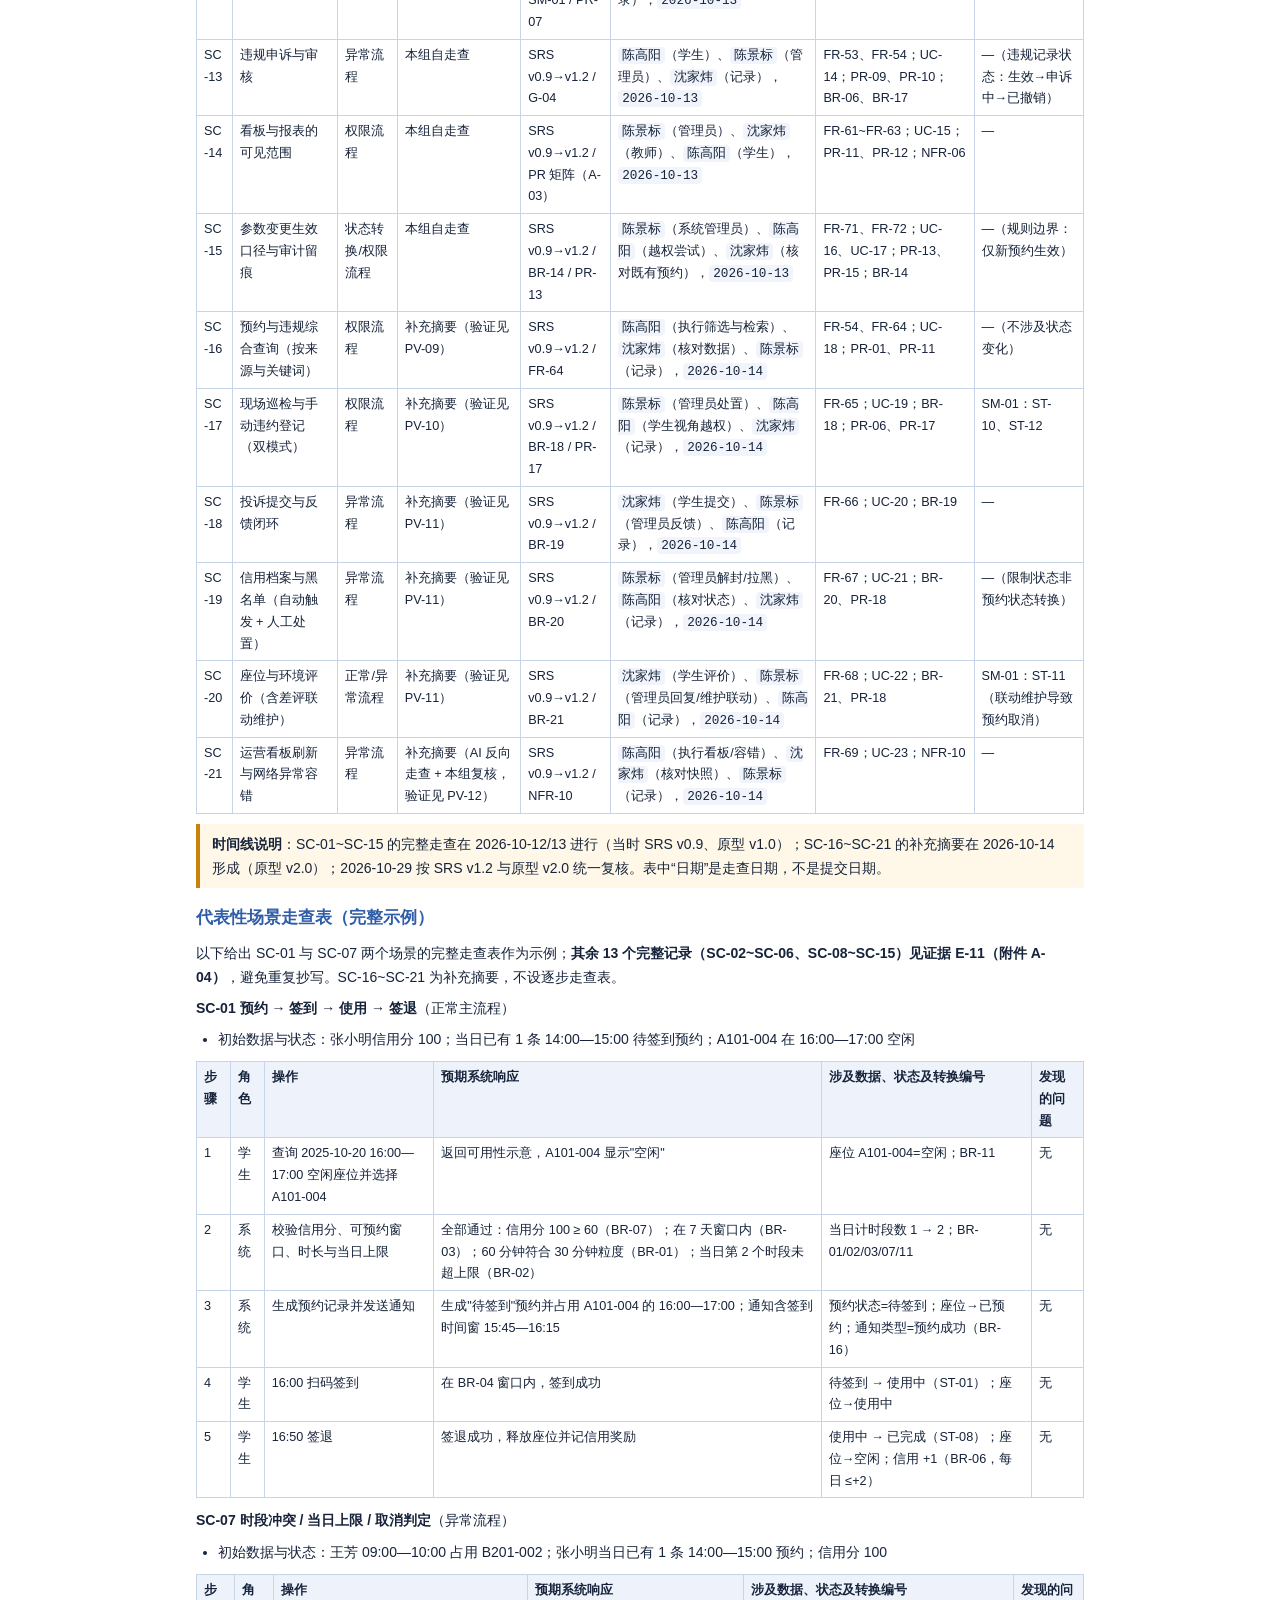
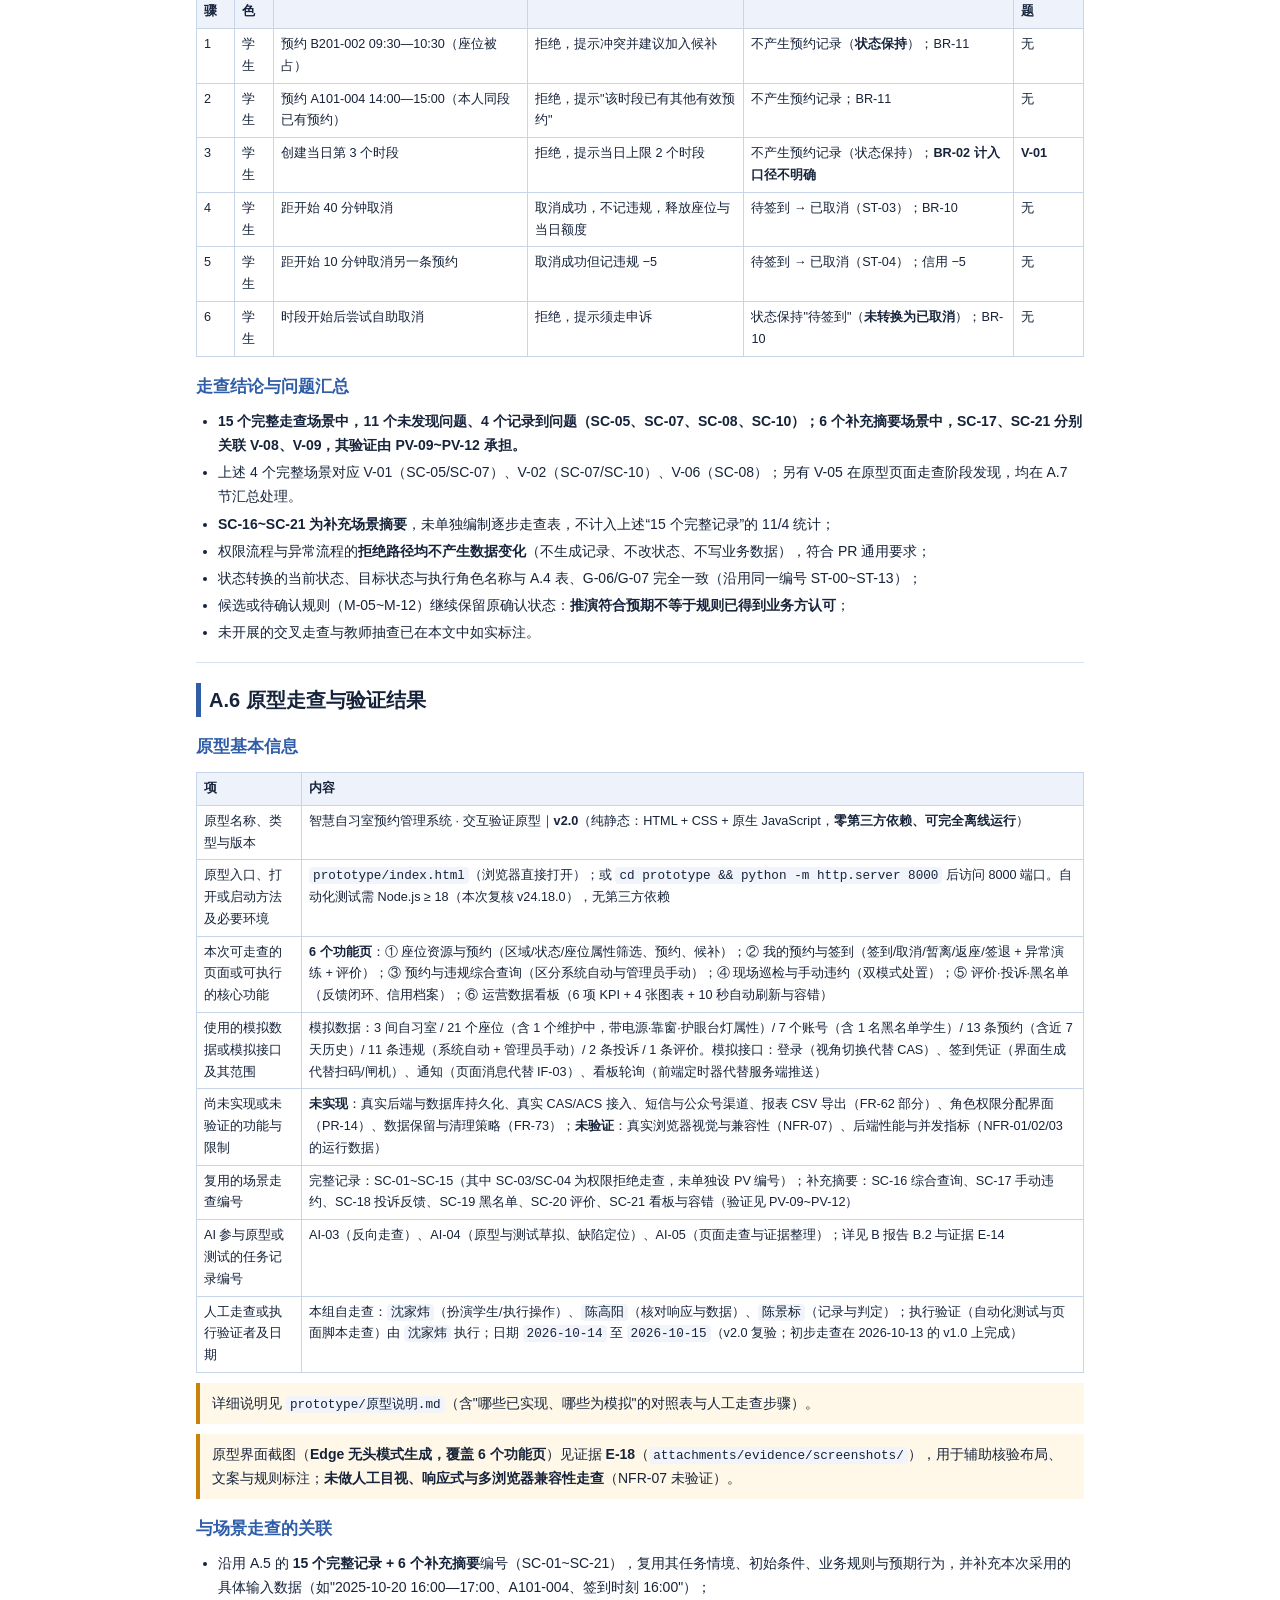
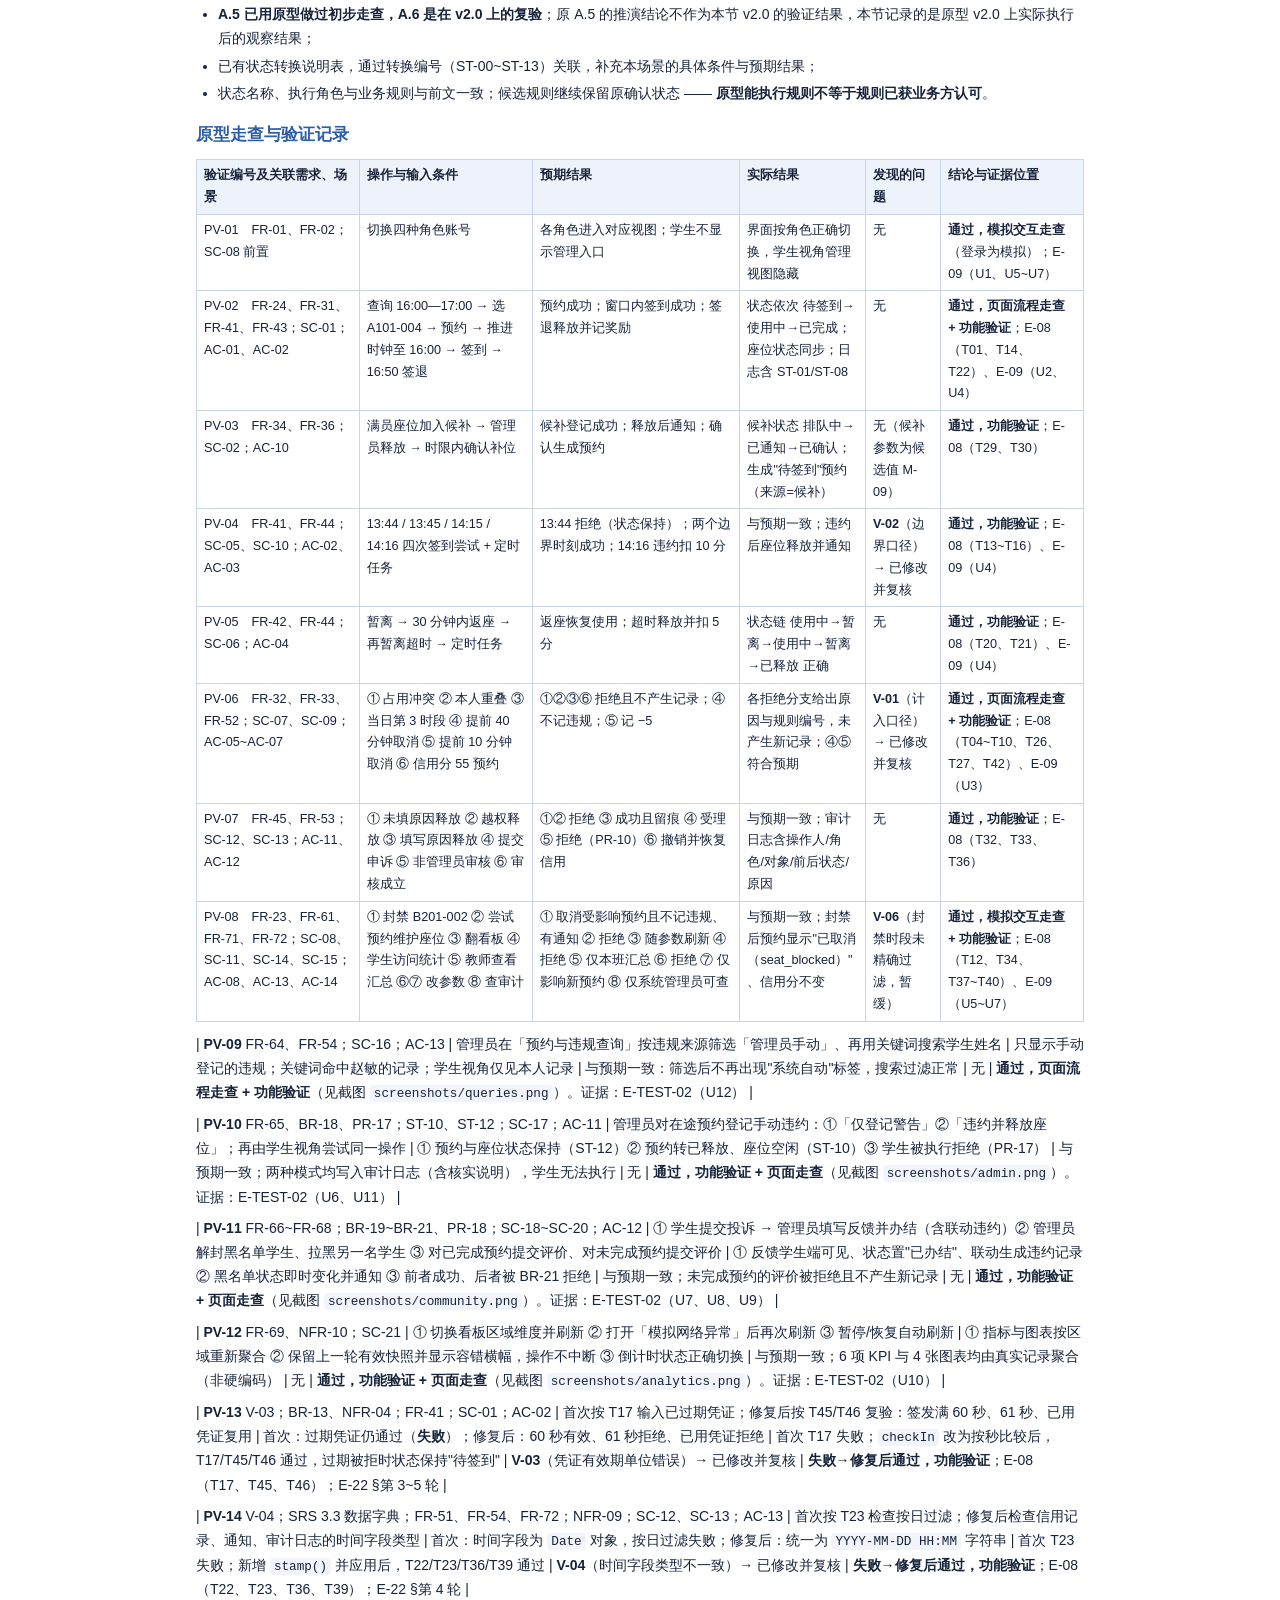
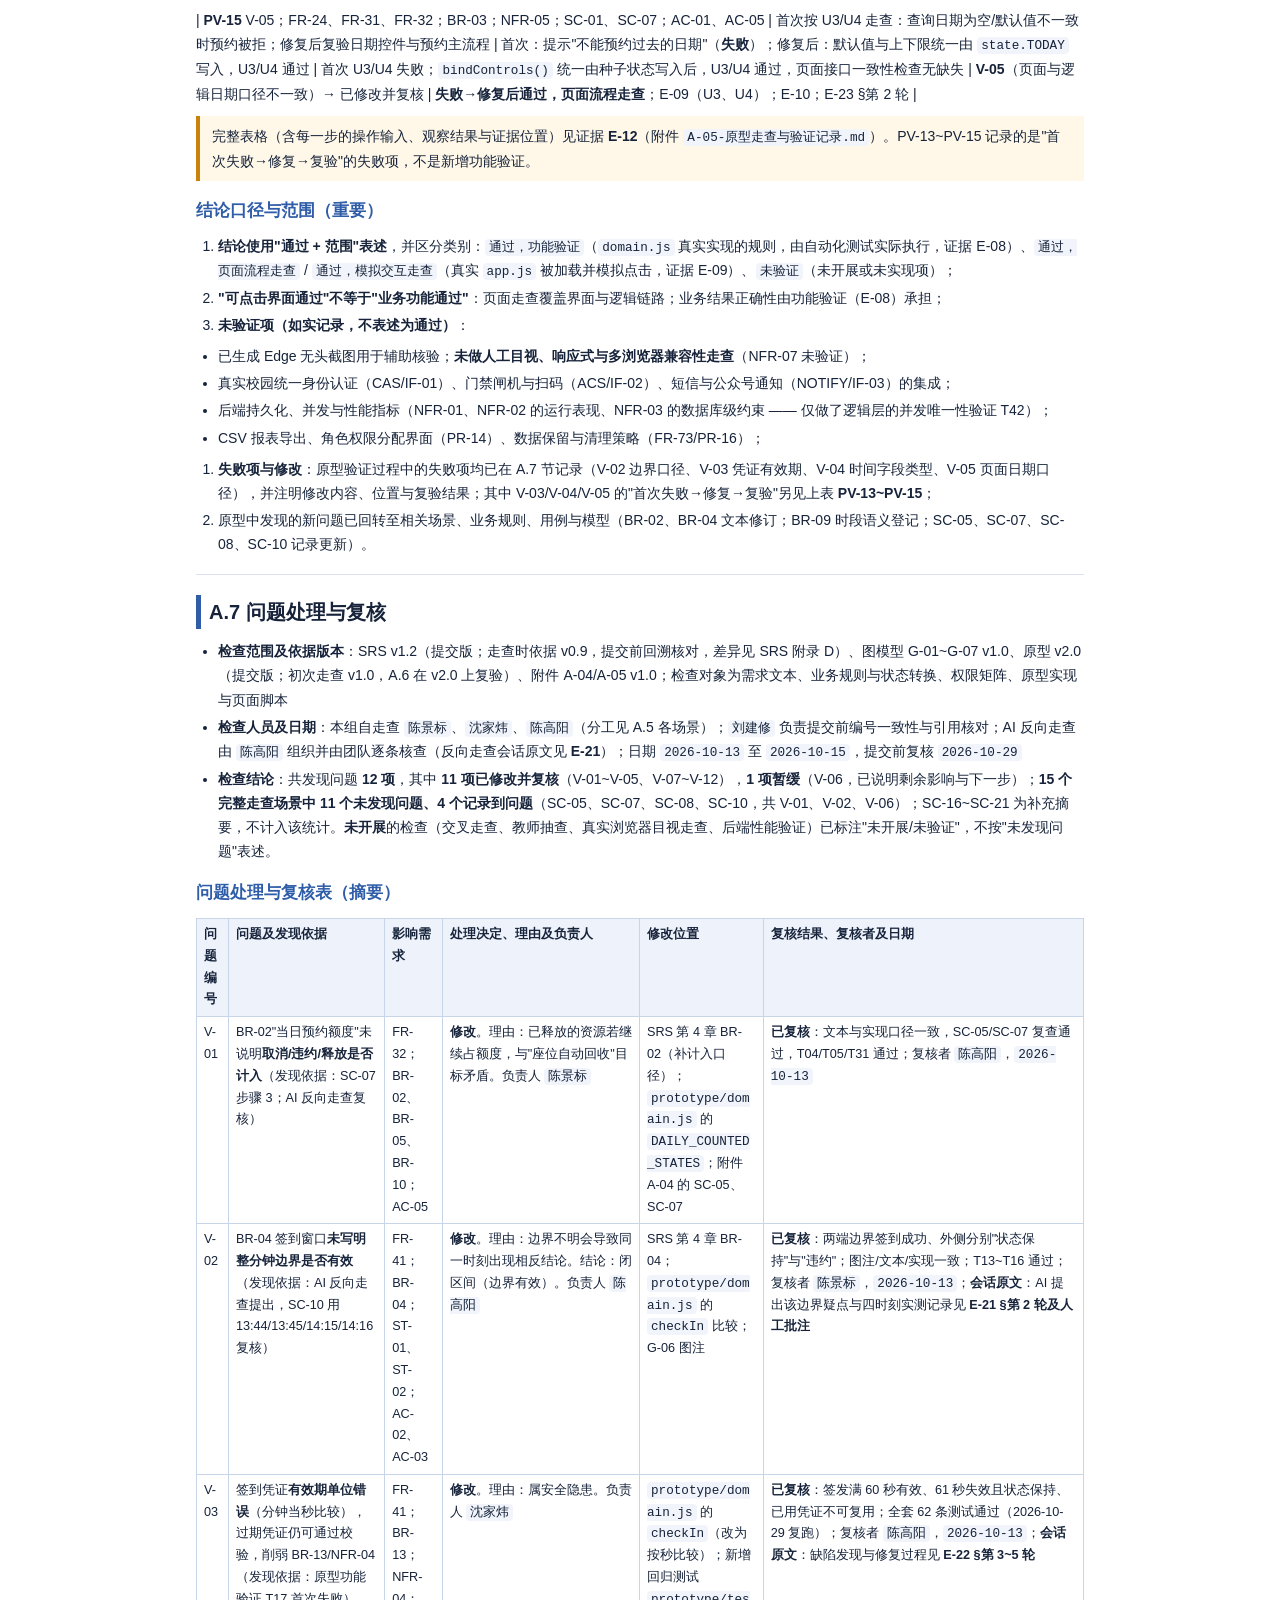
<file: 智慧自习室预约管理系统/需求分析/A-需求分析质量验证报告.html>
<!DOCTYPE html>
<html lang="zh-CN">
<head>
<meta charset="utf-8">
<meta name="viewport" content="width=device-width, initial-scale=1">
<title>A-需求分析质量验证报告</title>
<style>
@page { size: A4; margin: 16mm 14mm; }
* { box-sizing: border-box; }
body {
  font-family: "Microsoft YaHei", "PingFang SC", "Segoe UI", sans-serif;
  font-size: 10.5pt; line-height: 1.72; color: #16233a; margin: 0 auto; max-width: 900px; padding: 8px 6px 40px;
}
h1 { font-size: 19pt; border-bottom: 2px solid #2f5da8; padding-bottom: 6px; margin: 18px 0 12px; }
h2 { font-size: 15pt; border-left: 5px solid #2f5da8; padding-left: 8px; margin: 20px 0 10px; }
h3 { font-size: 12.5pt; color: #2f5da8; margin: 16px 0 8px; }
h4, h5, h6 { font-size: 11.5pt; margin: 14px 0 6px; }
p { margin: 7px 0; }
ul, ol { margin: 7px 0 7px 22px; padding: 0; }
li { margin: 3px 0; }
table { border-collapse: collapse; width: 100%; margin: 10px 0; font-size: 9.5pt; page-break-inside: auto; }
th, td { border: 1px solid #c8d4e8; padding: 5px 7px; text-align: left; vertical-align: top; word-break: break-word; }
th { background: #eef3fb; font-weight: 600; }
tr { page-break-inside: avoid; }
code { background: #f1f5fb; border-radius: 4px; padding: 1px 4px; font-family: Consolas, "Courier New", monospace; font-size: 9.5pt; }
pre { background: #f6f8fc; border: 1px solid #d8e2f2; border-radius: 6px; padding: 10px; overflow-x: auto; }
pre code { background: none; padding: 0; }
blockquote { margin: 10px 0; padding: 8px 12px; background: #fff8e8; border-left: 4px solid #c9820a; }
hr { border: none; border-top: 1px solid #d8e2f2; margin: 18px 0; }
a { color: #2f5da8; }
h1, h2, h3 { page-break-after: avoid; }
</style>
</head>
<body>
<h1>A. 需求分析质量验证报告</h1>
<p><strong>项目名称</strong>：智慧自习室预约管理系统　｜　<strong>小组编号</strong>：<code>25</code>　｜　<strong>提交阶段</strong>：需求分析　｜　<strong>报告版本</strong>：v1.0（本次提交的最终版本）</p>
<h2>A.1 提交信息</h2>
<ul>
<li>小组编号：<code>25</code></li>
<li>项目名称：智慧自习室预约管理系统</li>
<li>成员名单：<code>陈景标</code>、<code>沈家炜</code>、<code>陈高阳</code>、<code>刘建修</code></li>
</ul>
<h3>使用工具与 AI</h3>
<table><thead><tr><th>工具 / AI 名称</th><th>使用用途</th></tr></thead><tbody>
<tr><td>Reasonix 编码智能体（AI，模型 deepseekv4flash）</td><td>文档要求解析与交付物结构梳理（AI-01）；候选业务规则生成与来源性质标注（AI-02）；PlantUML 图模型草拟与 AI 反向走查（AI-03）；原型与自动化测试草拟、缺陷定位（AI-04）；页面交互走查与证据整理（AI-05）。<strong>所有输出均经人工质疑、修改与核对</strong>，详见 B 报告与附件 <code>B-01-AI关键任务交互记录.md</code></td></tr>
<tr><td>PlantUML 1.2024.8（含 Java 运行时）</td><td>绘制目标树、系统上下文图、用例图、活动图、领域类图、状态图，并导出 SVG/PNG</td></tr>
<tr><td>Node.js v24.13.0（node:test）</td><td>运行领域逻辑自动化测试与页面交互走查（无第三方依赖）</td></tr>
<tr><td>Visual Studio Code / 文本编辑器</td><td>编写与检查 Markdown 文档、PlantUML 源文件与原型代码</td></tr>
<tr><td>浏览器（Chrome/Edge）</td><td>打开可点击原型（<code>prototype/index.html</code>）进行人工页面走查</td></tr>
<tr><td>Markdown 预览 / 打印为 PDF</td><td>报告阅读与提交版本导出</td></tr>
</tbody></table>
<h3>文档版本说明</h3>
<ul>
<li>最终版本：Markdown 主报告（本文件）</li>
<li>提交版本号：v1.0（2026-10-15 定稿；2026-10-29 提交，未改变编号体系）</li>
<li>提交日期：<code>2026-10-29</code></li>
<li>配套文件：</li>
<li>课程要求文档：<code>学生需求分析与AI智能体使用验证报告.md</code>（全文 492 行，证据 <strong>E-01</strong>）——本报告 A.1~A.8 小节的撰写依据</li>
<li><code>需求规格说明书.md</code>（v1.2，需求基线，见证据 E-04）</li>
<li><code>B-AI智能体使用验证报告.md</code>（v1.0；B.2 的关键交互记录，原文见 E-19~E-23）</li>
<li>附件：<code>attachments/A-01</code>~<code>A-06</code>、<code>attachments/B-01</code>、<code>B-02</code>、<code>attachments/evidence/</code>（E-TEST-01、E-TEST-02、E-CD-01；AI 会话导出 E-19~E-23）</li>
<li>图模型：<code>models/src/</code>（可编辑源文件）+ <code>models/export/</code>（SVG、PNG 导出版本）</li>
<li>原型：<code>prototype/</code>（可点击界面 + 自动化测试）</li>
<li>已提供 PDF 版本（<code>A-需求分析质量验证报告.pdf</code>），其内容与本次提交的 Markdown 最终版本一致</li>
</ul>
<hr>
<h2>A.2 关键事实与业务规则确认</h2>
<p><strong>口径说明</strong>：</p>
<ol>
<li>本表只列<strong>影响较大的事实、业务参数、权限或范围决定</strong>；每条关联需求或规则编号，并标注<strong>来源性质</strong>（原始资料 / AI 候选 / 分析推导）。</li>
<li>确认活动采用课程允许的<strong>教学模拟</strong>方式：由小组成员扮演业务人员、学生用户、教师开展讨论，记录参与者、模拟角色、日期与结论，并在状态栏注明&quot;（教学模拟）&quot;。<strong>这不代表真实业务方或任课教师已经确认。</strong></li>
<li><strong>确认结论由参与学生作出并记录</strong>；AI 的自检或 AI 扮演角色的回答<strong>不作为</strong>学生已完成确认的证明（本组对 AI 输出一律先质疑、再核查、再由团队决定，见 B 报告 B.2）。</li>
<li>使用真实业务资料或真实人员确认记录时如实注明来源与身份 —— <strong>本项目不存在此类资料</strong>（见附件 <code>A-01-业务依据与原始资料摘要.md</code>，证据 <strong>E-03</strong>），因此全部确认均为教学模拟。</li>
<li>确认记录原文位置：附件 <code>A-02-教学模拟确认记录.md</code>（TR-01~TR-04）；讨论参与者姓名与日期已按本组实际信息填写。A.2 表中的确认日期取 TR 记录日期（2026-10-08），不是提交日期。</li>
<li><strong>角色口径</strong>：本项目把学生用户视为业务方一侧（座位使用方）。因此“模拟学生用户”对应的“业务方已确认（教学模拟）”表示教学模拟中的<strong>用户侧确认</strong>；它与“模拟业务人员”的业务方确认、以及“模拟教师”的教师确认分开记录，均不代表真实业务方或任课教师认可。</li>
</ol>
<h3>关键事实与业务规则确认台账</h3>
<table><thead><tr><th>需求或规则编号</th><th>内容及来源性质</th><th>依据或确认记录编号</th><th>确认人员、角色与状态</th><th>未确认时的处理</th></tr></thead><tbody>
<tr><td>M-01-1（BR-04）</td><td>签到窗口＝时段开始前 15 分钟至开始后 15 分钟；来源性质：AI 候选，教学模拟</td><td>TR-02 议题 1（附件 A-02）</td><td><code>沈家炜</code>；模拟学生用户；<code>2026-10-08</code>；业务方已确认（教学模拟）</td><td>—（已确认；<strong>边界口径</strong>另见 V-02：已明确为闭区间）</td></tr>
<tr><td>M-01-2（BR-05）</td><td>暂离保留 30 分钟，超时自动释放；来源性质：AI 候选，教学模拟</td><td>TR-02 议题 2</td><td><code>沈家炜</code>；模拟学生用户；<code>2026-10-08</code>；业务方已确认（教学模拟）</td><td>—</td></tr>
<tr><td>M-02-1（BR-06）</td><td>信用分初始 100；未签到 −10、暂离超时 −5、到点未签退 −5、虚假上报 −20、按时签到签退 +1（每日 ≤+2）；来源性质：AI 候选，教学模拟</td><td>TR-03 议题 1</td><td><code>陈高阳</code>；模拟教师；<code>2026-10-08</code>；教师已确认（教学模拟）</td><td>—</td></tr>
<tr><td>M-02-2（BR-07）</td><td>信用分 &lt; 60 分禁止预约，恢复至 ≥60 自动解除；来源性质：AI 候选，教学模拟</td><td>TR-03 议题 2</td><td><code>陈高阳</code>；模拟教师；<code>2026-10-08</code>；教师已确认（教学模拟）</td><td>—</td></tr>
<tr><td>M-02-3（BR-15）</td><td>连续 3 次未签到限制预约 7 天；来源性质：AI 候选，教学模拟</td><td>TR-03 议题 2</td><td><code>陈高阳</code>；模拟教师；<code>2026-10-08</code>；教师已确认（教学模拟）</td><td>—</td></tr>
<tr><td>M-03-1（BR-01）</td><td>单次预约 0.5~4 小时，30 分钟粒度；来源性质：AI 候选，教学模拟</td><td>TR-01 议题 1</td><td><code>陈景标</code>；模拟业务人员；<code>2026-10-08</code>；业务方已确认（教学模拟）</td><td>—</td></tr>
<tr><td>M-03-2（BR-02）</td><td>每人每天 ≤2 个时段且 ≤4 小时；<strong>计入口径</strong>：取消/违约/释放不计入；来源性质：AI 候选（数值）+ 分析推导（计入口径）</td><td>TR-01 议题 2；SC-07 步骤 3（V-01 修订）</td><td><code>陈景标</code>；模拟业务人员；<code>2026-10-08</code>；业务方已确认（教学模拟）；计入口径为团队已复核</td><td>—</td></tr>
<tr><td>M-03-3（BR-03）</td><td>仅可预约未来 7 天内已开放时段；来源性质：AI 候选，教学模拟</td><td>TR-01 议题 3</td><td><code>陈景标</code>；模拟业务人员；<code>2026-10-08</code>；业务方已确认（教学模拟）</td><td>—</td></tr>
<tr><td>M-03-4（BR-10）</td><td>开始前 ≥30 分钟取消不记违规；&lt;30 分钟取消 −5；开始后不可自助取消；来源性质：AI 候选，教学模拟</td><td>TR-02 议题 3</td><td><code>沈家炜</code>；模拟学生用户；<code>2026-10-08</code>；业务方已确认（教学模拟）</td><td>—</td></tr>
<tr><td>M-04（AS-01）</td><td>假设：每位学生只有 1 个校园账号，信用分与账号一一对应；来源性质：AI 候选</td><td>TR-04 议题 1</td><td><code>陈景标</code>；团队复核；<code>2026-10-08</code>；团队已复核（<strong>假设，未获业务确认</strong>）</td><td>暂不作为确定规则；如后续接入真实身份系统，需重新核对&quot;一人多账号/账号共享&quot;的处理方式（责任人 <code>陈景标</code>）</td></tr>
<tr><td>M-05（FR-24）</td><td>座位查询的筛选维度：日期、时段、自习室、座位类型；来源性质：AI 候选</td><td>TR-02（讨论提及）</td><td><code>沈家炜</code>；团队复核；<code>2026-10-08</code>；<strong>待确认</strong></td><td>保持候选：按现有 4 个维度实现；新增维度（区域/电源位/是否靠窗等）在实现前需讨论决定（责任人 <code>沈家炜</code>）</td></tr>
<tr><td>M-06（KPI-01）</td><td>座位平均利用率目标 ≥65%（基线约 45% 为估算）；来源性质：AI 候选</td><td>TR-03 议题 4</td><td><code>陈高阳</code>；团队讨论；<code>2026-10-08</code>；<strong>待确认</strong></td><td>保持候选，<strong>不作为验收门槛</strong>；如需作为正式指标，须先取得真实基线数据（责任人 <code>陈高阳</code>）</td></tr>
<tr><td>M-07（KPI-02）</td><td>预约后实际签到率 ≥90%；来源性质：AI 候选</td><td>TR-03 议题 4</td><td><code>陈高阳</code>；团队讨论；<code>2026-10-08</code>；<strong>待确认</strong></td><td>同上，保持候选、不作为门槛</td></tr>
<tr><td>M-08（FR-22、IF-04）</td><td>特殊开放时段（考试周延长等）的规则与数据来源；来源性质：AI 候选</td><td>TR-01 议题 4</td><td><code>陈景标</code>；团队讨论；<code>2026-10-08</code>；<strong>待确认</strong></td><td>保持候选：接口按 IF-04 预留，本次仅实现常规开放时段（07:00—23:00）；确认前不实现特殊时段业务规则（责任人 <code>陈景标</code>）</td></tr>
<tr><td>M-09（BR-08、FR-34）</td><td>候补：通知队首 3 人、确认时限 5 分钟、超时顺延；来源性质：AI 候选</td><td>TR-02 议题 4</td><td><code>沈家炜</code>；模拟学生用户；<code>2026-10-08</code>；<strong>待确认</strong>（教师确认未开展）</td><td>保持候选：参数实现为可配置（FR-71），原型按 3 人/5 分钟演示；确认前不对外承诺该口径（责任人 <code>沈家炜</code>）</td></tr>
<tr><td>M-10（BR-12）</td><td>讨论间（4~8 人）整体预约、成员分别签到；来源性质：AI 候选</td><td>TR-02（讨论提及）</td><td><code>陈高阳</code>；团队讨论；<code>2026-10-08</code>；<strong>待确认</strong>（候选功能）</td><td>保持候选：原型仅实现&quot;整体预约 + 容量属性&quot;，未实现成员分别签到；确认前该功能不在承诺范围（责任人 <code>陈高阳</code>）</td></tr>
<tr><td>M-11（BR-17、FR-53）</td><td>申诉窗口 3 日；申诉期间限制状态不解除；来源性质：AI 候选</td><td>TR-03 议题 1（讨论提及）</td><td><code>陈景标</code>；团队讨论；<code>2026-10-08</code>；<strong>待确认</strong></td><td>保持候选：原型按 3 日与&quot;申诉期间不解除&quot;实现；确认前不对外承诺（责任人 <code>陈景标</code>）</td></tr>
<tr><td>M-12（BR-11、BR-09）</td><td>相邻预约之间是否设置&quot;清座缓冲期&quot;；封禁&quot;影响时段&quot;的表示粒度；来源性质：分析推导（与 V-06 相关）</td><td>TR-04 议题 2；A-06 V-06</td><td><code>陈景标</code>；团队讨论；<code>2026-10-08</code>；<strong>待确认</strong></td><td>保持候选：当前按&quot;相邻时段无缝衔接&quot;处理、封禁按&quot;该座位全部在途预约取消&quot;处理；确认后一并实现精确过滤（责任人 <code>陈景标</code>）</td></tr>
</tbody></table>
<h3>分析推导并已由团队复核的条目（无需业务确认，但已列入本组复核范围）</h3>
<table><thead><tr><th>需求或规则编号</th><th>内容及来源性质</th><th>依据或确认记录编号</th><th>确认人员、角色与状态</th><th>未确认时的处理</th></tr></thead><tbody>
<tr><td>M-13-1（BR-09、ST-11）</td><td>座位封禁须填原因与影响时段；受影响在途预约自动取消、不记违规、发送通知；来源性质：分析推导</td><td>TR-04 议题 2；A-04 SC-08；A-06 V-06</td><td>全组成员；团队复核；<code>2026-10-08</code>；团队已复核</td><td>—（&quot;影响时段精确过滤&quot;另见 M-12 待确认）</td></tr>
<tr><td>M-13-2（BR-11、NFR-03）</td><td>同一账号同一时段仅 1 条有效预约；相邻时段不算重叠；来源性质：分析推导</td><td>TR-04 议题 1；E-08（T42）</td><td>全组成员；团队复核；<code>2026-10-08</code>；团队已复核</td><td>—</td></tr>
<tr><td>M-13-3（BR-13、NFR-04）</td><td>签到凭证一次性、有效期 60 秒；同一账号同一时刻仅 1 条&quot;使用中&quot;；来源性质：分析推导</td><td>TR-04 议题 4；E-08（T17、T18、T45、T46）</td><td>全组成员；团队复核；<code>2026-10-08</code>；团队已复核</td><td>—</td></tr>
<tr><td>M-13-4（BR-14、PR-13）</td><td>系统参数变更仅对新预约生效；来源性质：分析推导</td><td>TR-04 议题 3；E-08（T39）</td><td>全组成员；团队复核；<code>2026-10-08</code>；团队已复核</td><td>—</td></tr>
<tr><td>M-13-5（BR-16、FR-36）</td><td>必须发送通知的事件清单（预约成功、开始前提醒、违约、候补补位、封禁取消）；来源性质：分析推导</td><td>TR-02 议题 5</td><td>全组成员；团队复核；<code>2026-10-08</code>；团队已复核</td><td>—</td></tr>
<tr><td>M-13-6（PR-08）</td><td>管理员不得直接修改信用分，只能经申诉按规则恢复；来源性质：分析推导（含团队设计决定）</td><td>TR-04 议题 5；A-04 SC-04</td><td>全组成员；团队复核；<code>2026-10-08</code>；团队已复核</td><td>—</td></tr>
<tr><td>M-13-7（PR-01、PR-11、PR-12）</td><td>学生仅可见本人记录；他人仅见占用状态；教师仅见本班汇总；来源性质：分析推导（隐私考虑）</td><td>A-04 SC-03、SC-14；E-08（T40、T41）</td><td>全组成员；团队复核；<code>2026-10-08</code>；团队已复核</td><td>—</td></tr>
<tr><td>M-13-8（NFR-05、NFR-07）</td><td>操作步数与兼容性等质量要求；来源性质：分析推导</td><td>SRS 6.1 质量要求</td><td>全组成员；团队复核；<code>2026-10-08</code>；团队已复核</td><td>NFR-07 的浏览器兼容性<strong>未验证</strong>（见 A.6）</td></tr>
</tbody></table>
<blockquote>说明：以上 26 条（第一张表 18 条 + M-13-1~M-13-8 共 8 条）覆盖了影响范围较大的业务参数、权限与范围决定。未确认项（M-05~M-12）均有明确责任人与确认前的处理方式；<strong>未确认的数值在 SRS 与本文档中均保持候选状态，不因写入而视为已确认。</strong></blockquote>
<hr>
<h2>A.3 图模型的提交</h2>
<h3>图模型清单</h3>
<table><thead><tr><th>编号</th><th>图名称</th><th>建模对象</th><th>关联需求 / 用例编号</th><th>可编辑源文件</th><th>清晰导出版本</th></tr></thead><tbody>
<tr><td>G-01</td><td>目标树</td><td>业务目标体系（含成功指标）</td><td>OBJ-01、OBJ-01-1~5；KPI-01~KPI-05</td><td><code>models/src/G-01-goal-tree.puml</code></td><td><code>models/export/G-01-goal-tree.svg</code> / <code>.png</code></td></tr>
<tr><td>G-02</td><td>系统上下文图</td><td>系统边界、外部角色与外部系统</td><td>FR-01、FR-21~FR-24、FR-71；IF-01~IF-04</td><td><code>models/src/G-02-context-diagram.puml</code></td><td><code>models/export/G-02-context-diagram.svg</code> / <code>.png</code></td></tr>
<tr><td>G-03</td><td>用例图</td><td>参与者与用例及其关系</td><td>UC-01~UC-17；FR、PR</td><td><code>models/src/G-03-use-case-diagram.puml</code></td><td><code>models/export/G-03-use-case-diagram.svg</code> / <code>.png</code></td></tr>
<tr><td>G-04</td><td>活动图</td><td>预约—签到—使用—签退/超时释放主流程（含泳道、分支与异常）</td><td>UC-02~UC-10；FR-31~FR-45；BR-01~BR-11</td><td><code>models/src/G-04-activity-diagram.puml</code></td><td><code>models/export/G-04-activity-diagram.svg</code> / <code>.png</code></td></tr>
<tr><td>G-05</td><td>领域类图</td><td>核心领域类、属性、关联与数量关系</td><td>SRS 3.3 数据字典；FR-31、FR-34、FR-51、FR-71</td><td><code>models/src/G-05-domain-class-diagram.puml</code></td><td><code>models/export/G-05-domain-class-diagram.svg</code> / <code>.png</code></td></tr>
<tr><td>G-06</td><td>状态图 SM-01</td><td>预约记录（Reservation）状态机</td><td>ST-00~ST-13；BR-04、BR-05、BR-06、BR-09、BR-10</td><td><code>models/src/G-06-state-machine-reservation.puml</code></td><td><code>models/export/G-06-state-machine-reservation.svg</code> / <code>.png</code></td></tr>
<tr><td>G-07</td><td>状态图 SM-02</td><td>座位（Seat）派生状态说明（由预约状态派生，非独立状态机）</td><td>FR-21、FR-23；SM-02；ST-00、ST-01、ST-05~ST-11</td><td><code>models/src/G-07-state-machine-seat.puml</code></td><td><code>models/export/G-07-state-machine-seat.svg</code> / <code>.png</code></td></tr>
</tbody></table>
<h3>提交要求对照</h3>
<table><thead><tr><th>要求（原文档 A.3）</th><th>本组落实情况</th></tr></thead><tbody>
<tr><td>每张图标明编号、名称、建模对象和关联需求或用例编号</td><td>在上表逐张汇总&quot;编号、名称、建模对象、关联需求/用例&quot;；图内 <code>title</code> 尽量同步（G-01/G-04 的 title 未写建模对象，G-07 的 title 未写关联需求/用例，以本表为准）</td></tr>
<tr><td>可使用 PlantUML/Mermaid/draw.io 等，符号与声称的模型类型一致</td><td>统一使用 PlantUML 并按其 UML 语义绘制（actor/usecase/class/state/activity 各用对应关键字与符号）</td></tr>
<tr><td>提供可编辑源文件及 SVG、PNG 或 PDF 等清晰导出版本；<strong>截图不能替代源文件</strong></td><td>源文件见 <code>models/src/<em>.puml</code>（可编辑），导出版本见 <code>models/export/</em>.svg</code>（矢量，宽度 1468~2870px）与 <code>*.png</code>（66~500KB，2026-10-29 重新导出）；<strong>未使用聊天截图替代图模型</strong></td></tr>
<tr><td>分图时明确相互关系、命名一致</td><td>状态图分 SM-01（预约记录）与 SM-02（座位）并通过&quot;派生关系&quot;说明关联；角色名、状态名、术语与 SRS 3.1 术语表、3.3 数据字典、4.2 角色权限矩阵<strong>完全一致</strong>（如&quot;待签到/使用中/暂离/已完成/已取消/已违约/已释放&quot;）</td></tr>
<tr><td>复杂条件放配套表格，用编号关联</td><td>状态转换条件集中在 A.4 节（ST-00~ST-13），图中只标转换编号与简要条件</td></tr>
<tr><td>与文字说明、术语表、数据字典及相关模型一致</td><td>领域类 G-05 的属性与 SRS 3.3 数据字典逐项对齐；活动图 G-04 的判定条件逐条标注 BR 编号；用例图 G-03 的用例编号与 SRS 2.3 用例清单一致</td></tr>
</tbody></table>
<p><strong>图模型渲染与导出校验</strong>（证据 E-06）：7 张图全部成功导出（渲染进程退出码 0），逐张检查无语法错误（<code>errors=0</code>）；SVG 文本节点 37~123 个（含中文标签与英文属性名，G-04 为 99、G-06 为 52、G-07 为 37、G-05 为 123），说明中文与内嵌编号均正确渲染。G-01、G-05、G-06、G-07 于 2026-10-29 重新导出，SVG/PNG 与 <code>.puml</code> 源文件同步。</p>
<hr>
<h2>A.4 状态转换说明表</h2>
<ul>
<li><strong>关联状态图编号</strong>：SM-01（图形见 G-06；E-05/E-06）</li>
<li><strong>建模对象</strong>：预约记录（Reservation）</li>
<li>说明：本表同时记录<strong>正常状态转换、异常触发的状态转换，以及执行失败或被拒绝后的状态处理</strong>。失败或被拒绝时：<strong>ST-12</strong> 表示已存在记录的状态保持；<strong>ST-13</strong> 表示创建预约失败、<strong>不产生记录</strong>（无对象可“保持”）。两者都不表述为转换成功。状态图、本表与场景走查（A.5）沿用同一套编号。</li>
<li><strong>编号演进说明</strong>：E-19、E-21 等历史会话导出中出现的“ST-12”是拆分前的合并编号；拆分后，ST-12 仅指已存在记录的状态保持，创建失败统一为 ST-13。历史原文不改写，引用时按本表口径解释。</li>
</ul>
<h3>SM-01 预约记录状态转换</h3>
<table><thead><tr><th>转换编号</th><th>当前状态</th><th>触发事件</th><th>执行角色</th><th>条件或判定依据</th><th>目标状态及业务结果</th><th>失败或拒绝时处理</th></tr></thead><tbody>
<tr><td>ST-00</td><td>—（无记录）</td><td>创建预约</td><td>学生（本人）</td><td>BR-01（时长/粒度）、BR-02（当日上限）、BR-03（7 天窗口）、BR-07（信用分）、BR-11（冲突/重叠）全部通过；座位处于空闲/已开放状态（BR-09）</td><td>状态 → 待签到；生成预约记录；座位派生为&quot;已预约&quot;；发送预约成功通知（BR-16）</td><td>任一条件不满足 → 转入 ST-13（不产生记录）；提示原因与规则编号</td></tr>
<tr><td>ST-01</td><td>待签到</td><td>学生签到（扫码/闸机）</td><td>学生（本人）</td><td>执行者为预约本人（PR-02/PR-03）；凭证有效且未使用、未过期（BR-13）；当前时刻在签到窗口内：开始前 15 分钟 ≤ 时刻 ≤ 开始后 15 分钟（BR-04，闭区间，V-02）；本人当前无其他&quot;使用中&quot;记录（BR-13）</td><td>状态 → 使用中；记录签到时间与凭证；座位派生为&quot;使用中&quot;；业务结果：学生开始使用座位</td><td>凭证无效/过期/已使用 → 状态保持&quot;待签到&quot;并提示原因（BR-13）；已有其他&quot;使用中&quot; → 状态保持并提示先签退</td></tr>
<tr><td>ST-02</td><td>待签到</td><td>定时任务扫描（签到窗口已过）</td><td>系统（UC-10，每分钟执行，NFR-02）</td><td>当前时刻 &gt; 开始后 15 分钟且状态仍为&quot;待签到&quot;（BR-04、BR-06）</td><td>状态 → 已违约；生成违规记录 −10 分；释放座位时段；触发候补补位；发送违约通知</td><td>幂等：同一记录已处理则跳过（AC-15）；释放失败时记录日志并重试，不产生重复违规</td></tr>
<tr><td>ST-03</td><td>待签到</td><td>学生自助取消</td><td>学生（本人）</td><td>距开始时间 ≥ 30 分钟（BR-10）</td><td>状态 → 已取消；释放座位时段与当日额度；<strong>不记违规、不扣信用分</strong></td><td>非本人操作 → 拒绝（PR-03），状态保持</td></tr>
<tr><td>ST-04</td><td>待签到</td><td>学生自助取消</td><td>学生（本人）</td><td>距开始时间 &gt; 0 且 &lt; 30 分钟（BR-10）</td><td>状态 → 已取消；记录违规 −5 分；释放座位时段与当日额度</td><td>同上；时段已开始 → 拒绝（须走申诉），状态保持&quot;待签到&quot;</td></tr>
<tr><td>ST-05</td><td>使用中</td><td>学生发起&quot;暂时离开&quot;</td><td>学生（本人）</td><td>当前状态为&quot;使用中&quot;（BR-05）</td><td>状态 → 暂离；记录暂离开始时间与保留截止时间（+30 分钟）；座位派生为&quot;暂离保留&quot;</td><td>状态非&quot;使用中&quot; → 拒绝并提示（ST-12 行为），状态保持</td></tr>
<tr><td>ST-06</td><td>暂离</td><td>学生返座确认</td><td>学生（本人）</td><td>当前时刻 ≤ 暂离保留截止时间（BR-05）</td><td>状态 → 使用中；清除暂离时限；座位派生为&quot;使用中&quot;</td><td>超过保留期 → 拒绝返座并转入 ST-07 处理</td></tr>
<tr><td>ST-07</td><td>暂离</td><td>定时任务扫描（保留期已过）</td><td>系统（UC-10）</td><td>当前时刻 &gt; 暂离保留截止时间（BR-05、BR-06）</td><td>状态 → 已释放；违规 −5 分；座位释放；触发候补补位；发送通知</td><td>幂等处理；他人可随后预约该座位时段</td></tr>
<tr><td>ST-08</td><td>使用中</td><td>学生主动签退</td><td>学生（本人）</td><td>当前时刻 ≤ 预约结束时间（BR-06）</td><td>状态 → 已完成（结束原因=正常签退）；记录签退时间；座位释放；信用奖励 +1（每人每日 ≤+2）</td><td>状态非&quot;使用中/暂离&quot; → 拒绝（ST-12 行为），状态保持</td></tr>
<tr><td>ST-09</td><td>使用中</td><td>定时任务扫描（已超过预约结束时间）</td><td>系统（UC-10）</td><td>当前时刻 &gt; 预约结束时间且仍为&quot;使用中&quot;（BR-06）</td><td>状态 → 已完成（结束原因=超时未签退）；违规 −5 分；座位释放；触发候补补位</td><td>幂等处理；若学生在任务执行前已签退，则按 ST-08 处理</td></tr>
<tr><td>ST-10</td><td>待签到 / 使用中 / 暂离</td><td>管理员强制释放</td><td>自习室管理员</td><td>仅自习室管理员可执行（PR-07）；<strong>必须填写原因</strong>；系统管理员与学生均被拒绝（PR-07）</td><td>状态 → 已释放（结束原因=管理员释放）；座位释放；写审计日志（操作人、前后状态、原因）；<strong>不记违规</strong></td><td>未填原因 → 拒绝，状态保持；角色不符 → 拒绝（PR-07），状态保持且不写审计日志（拒绝不产生数据变化）</td></tr>
<tr><td>ST-11</td><td>待签到 / 使用中</td><td>管理员封禁座位</td><td>自习室管理员 / 系统管理员</td><td>座位封禁需填原因与影响时段（BR-09）；受影响预约为&quot;待签到/使用中&quot;</td><td>状态 → 已取消（结束原因=座位封禁取消）；座位 → 维护中；发送通知；<strong>不记违规、不扣信用分</strong></td><td>权利边界见 V-06（影响时段未精确过滤，暂缓）：超出影响时段的在途预约也可能被一并取消，已记录并在实现前按&quot;全部取消&quot;告知</td></tr>
<tr><td>ST-12</td><td>待签到 / 使用中 / 暂离（已存在的记录）</td><td>签到、取消、暂离、返座、签退等校验失败</td><td>学生 / 系统</td><td>已存在记录但不满足操作前置条件：BR-04（签到窗口外）、BR-10（开始后取消）、BR-13（凭证无效/过期/已用）、PR-02/PR-03（权限）等</td><td><strong>状态保持：当前状态与目标状态一致</strong>；不产生新记录、不扣信用分、不产生违规</td><td>提示具体失败原因与规则编号；仅记录事件日志（被拒绝的操作），<strong>不写业务数据</strong>；状态保持</td></tr>
<tr><td>ST-13</td><td>—（无记录）</td><td>创建预约的校验失败</td><td>学生</td><td>任一创建条件不满足：BR-01（时长/粒度）、BR-02（当日上限）、BR-03（7 天窗口）、BR-07（信用分）、BR-11（冲突/重叠）、BR-09（座位维护中/停用）、PR-02（角色）</td><td><strong>不产生预约记录</strong>（无对象可保持）；座位不被占用；不扣信用分、不产生违规</td><td>提示具体失败原因与规则编号；仅记录事件日志（被拒绝的操作），<strong>不写业务数据</strong>；不得表述为“状态保持”</td></tr>
</tbody></table>
<h3>SM-02 座位状态由预约记录状态派生</h3>
<table><thead><tr><th>座位状态</th><th>派生条件</th><th>关联转换</th></tr></thead><tbody>
<tr><td>空闲</td><td>无有效预约占用该时段</td><td>ST-02、ST-03、ST-04、ST-07、ST-08、ST-09、ST-10、ST-11</td></tr>
<tr><td>已预约</td><td>存在&quot;待签到&quot;预约且占用该时段</td><td>ST-00（创建成功）</td></tr>
<tr><td>使用中</td><td>对应预约处于&quot;使用中&quot;</td><td>ST-01、ST-06</td></tr>
<tr><td>暂离保留</td><td>对应预约处于&quot;暂离&quot;</td><td>ST-05</td></tr>
<tr><td>维护中</td><td>管理员封禁（填原因与影响时段）</td><td>ST-11、UC-12</td></tr>
<tr><td>停用</td><td>资源停用（FR-21）</td><td>UC-11</td></tr>
</tbody></table>
<p><strong>一致性说明</strong>：本表与 G-06/G-07 表达同一套规则；条件中的业务参数（15 分钟、30 分钟、60 分、7 天等）沿用 A.2 节台账的确认状态 —— <strong>未确认的候选值不会因写入本表而变为已确认规则</strong>。修改状态规则时，已同步更新相关用例（UC-03、UC-07、UC-08、UC-09、UC-10、UC-12、UC-13）、权限规则（PR-02、PR-03、PR-07）与验收场景（AC-02~AC-04、AC-08、AC-11）以及原型实现与测试（E-08）。</p>
<p><strong>SM-02 的口径</strong>：SM-02 是“座位资源状态由预约记录派生”的<strong>派生状态说明</strong>，不是独立状态机；G-07 中的“解封、停用、启用”属于资源管理操作（UC-11/UC-12），不单列 ST 转换编号。创建预约成功时座位派生为“已预约”（ST-00）；创建失败按 ST-13 处理，座位不被占用。</p>
<hr>
<h2>A.5 场景走查</h2>
<h3>目的与走查方式</h3>
<p>业务场景走查用于检查需求能否支撑完整业务流程，重点核对角色权限、业务规则、数据变化、状态转换和异常处理是否完整、合理且一致。本组结合实际开展情况如下：</p>
<table><thead><tr><th>走查方式</th><th>是否开展</th><th>开展方式与记录要求</th></tr></thead><tbody>
<tr><td>本组自走查</td><td><strong>已开展</strong></td><td>成员分别承担业务角色（学生/系统/管理员）、检查与记录工作，逐步推演核心场景；记录见附件 A-04 各场景的&quot;参与者姓名、走查分工及日期&quot;</td></tr>
<tr><td>AI 反向走查</td><td><strong>已开展</strong></td><td>由 AI 扮演测试工程师检查遗漏、冲突与边界情况（AI-03）；AI 提出的问题作为<strong>候选意见</strong>，由团队逐条核查后记录（如 SC-10 的窗口边界疑点 → V-02；封禁时段疑点 → V-06）</td></tr>
<tr><td>交叉走查</td><td><strong>未开展</strong></td><td>本次未邀请其他组同学参与；如实标注，不虚构结论。后续如有条件，可请同学按&quot;任务情境&quot;独立推演流程并记录</td></tr>
<tr><td>任课教师抽查</td><td><strong>未开展</strong></td><td>本次未请教师抽查复杂场景；如实标注</td></tr>
</tbody></table>
<h3>走查依据</h3>
<ul>
<li>用户故事与用例描述（SRS 2.1 用户故事清单、2.3 用例清单、2.4 关键用例详细说明）</li>
<li>业务流程图/活动图（G-04）与状态图（G-06、G-07）</li>
<li>角色权限矩阵（SRS 4.2、附件 <code>A-03-角色权限矩阵.md</code>，证据 <strong>E-16</strong>）</li>
<li>A.2 节关键事实与业务规则确认台账（M-01-1~M-13-8）</li>
<li>A.3 节的图模型（G-01~G-07）与 A.4 节状态转换说明表（ST-00~ST-13）</li>
<li>验收标准草稿（SRS 7.1 验收标准 AC-01~AC-15）</li>
<li><strong>走查依据与核对版本</strong>：走查时（2026-10-12/13）依据 <strong>SRS v0.9、图模型 v1.0、原型 v1.0</strong>；提交前按 <strong>SRS v1.2、原型 v2.0</strong> 回溯核对（章节号差异见 SRS 附录 D），本文的编号与结论以提交版为准。</li>
</ul>
<h3>场景类型覆盖</h3>
<table><thead><tr><th>场景类型</th><th>覆盖场景编号</th><th>重点检查内容</th></tr></thead><tbody>
<tr><td>正常主流程</td><td>SC-01（预约—签到—使用—签退）、SC-02（候补补位）；SC-20（补充摘要，正常/异常）</td><td>核心业务任务的成功路径是否完整，操作、响应与业务结果能否衔接</td></tr>
<tr><td>权限流程</td><td>SC-03、SC-04、SC-11、SC-12、SC-14、SC-15；SC-16、SC-17（补充摘要）</td><td>不同角色是否只能执行允许的操作；权限不足是否明确拒绝；数据与状态如何处理</td></tr>
<tr><td>状态转换流程</td><td>SC-05、SC-06、SC-10（含边界）</td><td>核心对象的当前状态、触发事件、判定条件与结果状态是否符合状态图与转换说明表</td></tr>
<tr><td>异常流程</td><td>SC-07、SC-08、SC-09、SC-13；SC-18、SC-19、SC-21（补充摘要）</td><td>逾期、退回、撤销、失败或违规等情况的提示、处置方式与数据、状态结果</td></tr>
</tbody></table>
<h3>走查基本信息与记录</h3>
<p><strong>15 个完整走查记录（SC-01~SC-15）+ 6 个补充场景摘要（SC-16~SC-21）</strong>均见附件 <strong><code>A-04-场景走查记录.md</code></strong>（证据 E-11）。其中 SC-01~SC-15 含逐步走查表（步骤 / 角色 / 操作 / 预期系统响应 / 涉及数据、状态及转换编号 / 发现的问题）；SC-16~SC-21 仅记录任务情境、初始状态、参与者与关联编号，其操作与观察结果由 PV-09~PV-12 承担。基本信息汇总如下：</p>
<table><thead><tr><th>编号</th><th>场景名称</th><th>类型</th><th>走查方式</th><th>走查依据及版本</th><th>参与者与分工</th><th>关联需求、用例与规则</th><th>关联状态图及转换</th></tr></thead><tbody>
<tr><td>SC-01</td><td>预约 → 签到 → 使用 → 签退</td><td>正常主流程</td><td>本组自走查</td><td>SRS v0.9→v1.2 / G-04 / SM-01</td><td><code>沈家炜</code>（学生）、<code>陈高阳</code>（系统响应）、<code>陈景标</code>（记录），<code>2026-10-13</code></td><td>FR-24、FR-31、FR-41、FR-43；UC-02/03/07/09；BR-01~04、06、11</td><td>SM-01：ST-01、ST-08</td></tr>
<tr><td>SC-02</td><td>候选 → 释放通知 → 候补补位</td><td>正常主流程</td><td>本组自走查</td><td>SRS v0.9→v1.2 / G-04</td><td><code>沈家炜</code>（学生）、<code>陈景标</code>（管理员）、<code>陈高阳</code>（记录），<code>2026-10-13</code></td><td>FR-34、FR-36；UC-05/06/13；BR-08、BR-16、BR-11</td><td>SM-01：ST-10（释放触发）</td></tr>
<tr><td>SC-03</td><td>学生越权执行管理员操作</td><td>权限流程</td><td>本组自走查</td><td>SRS v0.9→v1.2 / PR 矩阵（A-03）</td><td><code>沈家炜</code>（学生）、<code>陈景标</code>（核对数据）、<code>陈高阳</code>（记录），<code>2026-10-13</code></td><td>FR-23、FR-45、FR-61~63；UC-12/13/15/17；PR-05/06/07/11/12/15</td><td>—（不涉及状态变化）</td></tr>
<tr><td>SC-04</td><td>管理员尝试直接修改信用分</td><td>权限流程</td><td>本组自走查</td><td>SRS v0.9→v1.2 / A-03</td><td><code>陈景标</code>（管理员）、<code>陈高阳</code>（学生）、<code>沈家炜</code>（记录），<code>2026-10-13</code></td><td>FR-52、FR-53；UC-14；PR-08、PR-10；BR-06、BR-17</td><td>—</td></tr>
<tr><td>SC-05</td><td>超过签到窗口未签到自动违约</td><td>状态转换流程</td><td>自走查 + AI 反向走查</td><td>SRS v0.9→v1.2 / SM-01 / G-04</td><td><code>陈高阳</code>（系统）、<code>陈景标</code>（核对）、<code>沈家炜</code>（记录），<code>2026-10-13</code></td><td>FR-44、FR-51、FR-52；UC-10；BR-04、BR-06、BR-15、BR-16</td><td>SM-01：ST-02</td></tr>
<tr><td>SC-06</td><td>暂离超时自动释放座位</td><td>状态转换流程</td><td>本组自走查</td><td>SRS v0.9→v1.2 / SM-01</td><td><code>沈家炜</code>（学生）、<code>陈高阳</code>（系统）、<code>陈景标</code>（记录），<code>2026-10-13</code></td><td>FR-42、FR-44；UC-08、UC-10；BR-05、BR-06</td><td>SM-01：ST-05、ST-06、ST-07</td></tr>
<tr><td>SC-07</td><td>时段冲突 / 当日上限 / 取消判定</td><td>异常流程</td><td>自走查 + AI 反向走查</td><td>SRS v0.9→v1.2 / SM-01 / G-04</td><td><code>沈家炜</code>（学生）、<code>陈高阳</code>（系统）、<code>陈景标</code>（问题判定），<code>2026-10-13</code></td><td>FR-31~FR-33；UC-03、UC-04；BR-02、BR-10、BR-11</td><td>SM-01：ST-03、ST-04、ST-12</td></tr>
<tr><td>SC-08</td><td>座位封禁导致预约自动取消</td><td>异常流程</td><td>本组自走查</td><td>SRS v0.9→v1.2 / SM-01、SM-02</td><td><code>陈景标</code>（管理员）、<code>沈家炜</code>（学生）、<code>陈高阳</code>（记录），<code>2026-10-13</code></td><td>FR-23、FR-36、FR-45；UC-12；BR-09、BR-16</td><td>SM-01：ST-11；SM-02：维护中</td></tr>
<tr><td>SC-09</td><td>信用分不足拒绝预约</td><td>异常流程</td><td>本组自走查</td><td>SRS v0.9→v1.2 / SM-01</td><td><code>陈高阳</code>（学生）、<code>陈景标</code>（核对）、<code>沈家炜</code>（记录），<code>2026-10-13</code></td><td>FR-32、FR-52；UC-03；BR-06、BR-07</td><td>SM-01：ST-13（创建失败，不产生记录）</td></tr>
<tr><td>SC-10</td><td>签到窗口边界时刻</td><td>边界流程</td><td><strong>AI 反向走查</strong> + 本组复核</td><td>SRS v0.9→v1.2 / BR-04 / SM-01</td><td><code>陈高阳</code>（执行核实）、<code>陈景标</code>（判定）、<code>沈家炜</code>（记录），<code>2026-10-13</code></td><td>FR-41；UC-07；BR-04、BR-06</td><td>SM-01：ST-01、ST-02</td></tr>
<tr><td>SC-11</td><td>维护自习室与开放时段</td><td>权限流程</td><td>本组自走查</td><td>SRS v0.9→v1.2 / G-03</td><td><code>陈景标</code>（管理员）、<code>沈家炜</code>（越权尝试）、<code>陈高阳</code>（记录），<code>2026-10-13</code></td><td>FR-21、FR-22；UC-11；PR-05、PR-06；BR-09、BR-14</td><td>SM-02：停用/维护中</td></tr>
<tr><td>SC-12</td><td>管理员强制释放座位</td><td>权限流程</td><td>本组自走查</td><td>SRS v0.9→v1.2 / SM-01 / PR-07</td><td><code>陈景标</code>（管理员）、<code>陈高阳</code>（越权尝试）、<code>沈家炜</code>（记录），<code>2026-10-13</code></td><td>FR-45；UC-13；PR-07；NFR-09</td><td>SM-01：ST-10</td></tr>
<tr><td>SC-13</td><td>违规申诉与审核</td><td>异常流程</td><td>本组自走查</td><td>SRS v0.9→v1.2 / G-04</td><td><code>陈高阳</code>（学生）、<code>陈景标</code>（管理员）、<code>沈家炜</code>（记录），<code>2026-10-13</code></td><td>FR-53、FR-54；UC-14；PR-09、PR-10；BR-06、BR-17</td><td>—（违规记录状态：生效→申诉中→已撤销）</td></tr>
<tr><td>SC-14</td><td>看板与报表的可见范围</td><td>权限流程</td><td>本组自走查</td><td>SRS v0.9→v1.2 / PR 矩阵（A-03）</td><td><code>陈景标</code>（管理员）、<code>沈家炜</code>（教师）、<code>陈高阳</code>（学生），<code>2026-10-13</code></td><td>FR-61~FR-63；UC-15；PR-11、PR-12；NFR-06</td><td>—</td></tr>
<tr><td>SC-15</td><td>参数变更生效口径与审计留痕</td><td>状态转换/权限流程</td><td>本组自走查</td><td>SRS v0.9→v1.2 / BR-14 / PR-13</td><td><code>陈景标</code>（系统管理员）、<code>陈高阳</code>（越权尝试）、<code>沈家炜</code>（核对既有预约），<code>2026-10-13</code></td><td>FR-71、FR-72；UC-16、UC-17；PR-13、PR-15；BR-14</td><td>—（规则边界：仅新预约生效）</td></tr>
<tr><td>SC-16</td><td>预约与违规综合查询（按来源与关键词）</td><td>权限流程</td><td>补充摘要（验证见 PV-09）</td><td>SRS v0.9→v1.2 / FR-64</td><td><code>陈高阳</code>（执行筛选与检索）、<code>沈家炜</code>（核对数据）、<code>陈景标</code>（记录），<code>2026-10-14</code></td><td>FR-54、FR-64；UC-18；PR-01、PR-11</td><td>—（不涉及状态变化）</td></tr>
<tr><td>SC-17</td><td>现场巡检与手动违约登记（双模式）</td><td>权限流程</td><td>补充摘要（验证见 PV-10）</td><td>SRS v0.9→v1.2 / BR-18 / PR-17</td><td><code>陈景标</code>（管理员处置）、<code>陈高阳</code>（学生视角越权）、<code>沈家炜</code>（记录），<code>2026-10-14</code></td><td>FR-65；UC-19；BR-18；PR-06、PR-17</td><td>SM-01：ST-10、ST-12</td></tr>
<tr><td>SC-18</td><td>投诉提交与反馈闭环</td><td>异常流程</td><td>补充摘要（验证见 PV-11）</td><td>SRS v0.9→v1.2 / BR-19</td><td><code>沈家炜</code>（学生提交）、<code>陈景标</code>（管理员反馈）、<code>陈高阳</code>（记录），<code>2026-10-14</code></td><td>FR-66；UC-20；BR-19</td><td>—</td></tr>
<tr><td>SC-19</td><td>信用档案与黑名单（自动触发 + 人工处置）</td><td>异常流程</td><td>补充摘要（验证见 PV-11）</td><td>SRS v0.9→v1.2 / BR-20</td><td><code>陈景标</code>（管理员解封/拉黑）、<code>陈高阳</code>（核对状态）、<code>沈家炜</code>（记录），<code>2026-10-14</code></td><td>FR-67；UC-21；BR-20、PR-18</td><td>—（限制状态非预约状态转换）</td></tr>
<tr><td>SC-20</td><td>座位与环境评价（含差评联动维护）</td><td>正常/异常流程</td><td>补充摘要（验证见 PV-11）</td><td>SRS v0.9→v1.2 / BR-21</td><td><code>沈家炜</code>（学生评价）、<code>陈景标</code>（管理员回复/维护联动）、<code>陈高阳</code>（记录），<code>2026-10-14</code></td><td>FR-68；UC-22；BR-21、PR-18</td><td>SM-01：ST-11（联动维护导致预约取消）</td></tr>
<tr><td>SC-21</td><td>运营看板刷新与网络异常容错</td><td>异常流程</td><td>补充摘要（AI 反向走查 + 本组复核，验证见 PV-12）</td><td>SRS v0.9→v1.2 / NFR-10</td><td><code>陈高阳</code>（执行看板/容错）、<code>沈家炜</code>（核对快照）、<code>陈景标</code>（记录），<code>2026-10-14</code></td><td>FR-69；UC-23；NFR-10</td><td>—</td></tr>
</tbody></table>
<blockquote><strong>时间线说明</strong>：SC-01~SC-15 的完整走查在 2026-10-12/13 进行（当时 SRS v0.9、原型 v1.0）；SC-16~SC-21 的补充摘要在 2026-10-14 形成（原型 v2.0）；2026-10-29 按 SRS v1.2 与原型 v2.0 统一复核。表中“日期”是走查日期，不是提交日期。</blockquote>
<h3>代表性场景走查表（完整示例）</h3>
<p>以下给出 SC-01 与 SC-07 两个场景的完整走查表作为示例；<strong>其余 13 个完整记录（SC-02~SC-06、SC-08~SC-15）见证据 E-11（附件 A-04）</strong>，避免重复抄写。SC-16~SC-21 为补充摘要，不设逐步走查表。</p>
<p><strong>SC-01 预约 → 签到 → 使用 → 签退</strong>（正常主流程）</p>
<ul>
<li>初始数据与状态：张小明信用分 100；当日已有 1 条 14:00—15:00 待签到预约；A101-004 在 16:00—17:00 空闲</li>
</ul>
<table><thead><tr><th>步骤</th><th>角色</th><th>操作</th><th>预期系统响应</th><th>涉及数据、状态及转换编号</th><th>发现的问题</th></tr></thead><tbody>
<tr><td>1</td><td>学生</td><td>查询 2025-10-20 16:00—17:00 空闲座位并选择 A101-004</td><td>返回可用性示意，A101-004 显示&quot;空闲&quot;</td><td>座位 A101-004=空闲；BR-11</td><td>无</td></tr>
<tr><td>2</td><td>系统</td><td>校验信用分、可预约窗口、时长与当日上限</td><td>全部通过：信用分 100 ≥ 60（BR-07）；在 7 天窗口内（BR-03）；60 分钟符合 30 分钟粒度（BR-01）；当日第 2 个时段未超上限（BR-02）</td><td>当日计时段数 1 → 2；BR-01/02/03/07/11</td><td>无</td></tr>
<tr><td>3</td><td>系统</td><td>生成预约记录并发送通知</td><td>生成&quot;待签到&quot;预约并占用 A101-004 的 16:00—17:00；通知含签到时间窗 15:45—16:15</td><td>预约状态=待签到；座位→已预约；通知类型=预约成功（BR-16）</td><td>无</td></tr>
<tr><td>4</td><td>学生</td><td>16:00 扫码签到</td><td>在 BR-04 窗口内，签到成功</td><td>待签到 → 使用中（ST-01）；座位→使用中</td><td>无</td></tr>
<tr><td>5</td><td>学生</td><td>16:50 签退</td><td>签退成功，释放座位并记信用奖励</td><td>使用中 → 已完成（ST-08）；座位→空闲；信用 +1（BR-06，每日 ≤+2）</td><td>无</td></tr>
</tbody></table>
<p><strong>SC-07 时段冲突 / 当日上限 / 取消判定</strong>（异常流程）</p>
<ul>
<li>初始数据与状态：王芳 09:00—10:00 占用 B201-002；张小明当日已有 1 条 14:00—15:00 预约；信用分 100</li>
</ul>
<table><thead><tr><th>步骤</th><th>角色</th><th>操作</th><th>预期系统响应</th><th>涉及数据、状态及转换编号</th><th>发现的问题</th></tr></thead><tbody>
<tr><td>1</td><td>学生</td><td>预约 B201-002 09:30—10:30（座位被占）</td><td>拒绝，提示冲突并建议加入候补</td><td>不产生预约记录（<strong>状态保持</strong>）；BR-11</td><td>无</td></tr>
<tr><td>2</td><td>学生</td><td>预约 A101-004 14:00—15:00（本人同段已有预约）</td><td>拒绝，提示&quot;该时段已有其他有效预约&quot;</td><td>不产生预约记录；BR-11</td><td>无</td></tr>
<tr><td>3</td><td>学生</td><td>创建当日第 3 个时段</td><td>拒绝，提示当日上限 2 个时段</td><td>不产生预约记录（状态保持）；<strong>BR-02 计入口径不明确</strong></td><td><strong>V-01</strong></td></tr>
<tr><td>4</td><td>学生</td><td>距开始 40 分钟取消</td><td>取消成功，不记违规，释放座位与当日额度</td><td>待签到 → 已取消（ST-03）；BR-10</td><td>无</td></tr>
<tr><td>5</td><td>学生</td><td>距开始 10 分钟取消另一条预约</td><td>取消成功但记违规 −5</td><td>待签到 → 已取消（ST-04）；信用 −5</td><td>无</td></tr>
<tr><td>6</td><td>学生</td><td>时段开始后尝试自助取消</td><td>拒绝，提示须走申诉</td><td>状态保持&quot;待签到&quot;（<strong>未转换为已取消</strong>）；BR-10</td><td>无</td></tr>
</tbody></table>
<h3>走查结论与问题汇总</h3>
<ul>
<li><strong>15 个完整走查场景中，11 个未发现问题、4 个记录到问题（SC-05、SC-07、SC-08、SC-10）；6 个补充摘要场景中，SC-17、SC-21 分别关联 V-08、V-09，其验证由 PV-09~PV-12 承担。</strong></li>
<li>上述 4 个完整场景对应 V-01（SC-05/SC-07）、V-02（SC-07/SC-10）、V-06（SC-08）；另有 V-05 在原型页面走查阶段发现，均在 A.7 节汇总处理。</li>
<li><strong>SC-16~SC-21 为补充场景摘要</strong>，未单独编制逐步走查表，不计入上述“15 个完整记录”的 11/4 统计；</li>
<li>权限流程与异常流程的<strong>拒绝路径均不产生数据变化</strong>（不生成记录、不改状态、不写业务数据），符合 PR 通用要求；</li>
<li>状态转换的当前状态、目标状态与执行角色名称与 A.4 表、G-06/G-07 完全一致（沿用同一编号 ST-00~ST-13）；</li>
<li>候选或待确认规则（M-05~M-12）继续保留原确认状态：<strong>推演符合预期不等于规则已得到业务方认可</strong>；</li>
<li>未开展的交叉走查与教师抽查已在本文中如实标注。</li>
</ul>
<hr>
<h2>A.6 原型走查与验证结果</h2>
<h3>原型基本信息</h3>
<table><thead><tr><th>项</th><th>内容</th></tr></thead><tbody>
<tr><td>原型名称、类型与版本</td><td>智慧自习室预约管理系统 · 交互验证原型｜<strong>v2.0</strong>（纯静态：HTML + CSS + 原生 JavaScript，<strong>零第三方依赖、可完全离线运行</strong>）</td></tr>
<tr><td>原型入口、打开或启动方法及必要环境</td><td><code>prototype/index.html</code>（浏览器直接打开）；或 <code>cd prototype &amp;&amp; python -m http.server 8000</code> 后访问 8000 端口。自动化测试需 Node.js ≥ 18（本次复核 v24.18.0），无第三方依赖</td></tr>
<tr><td>本次可走查的页面或可执行的核心功能</td><td><strong>6 个功能页</strong>：① 座位资源与预约（区域/状态/座位属性筛选、预约、候补）；② 我的预约与签到（签到/取消/暂离/返座/签退 + 异常演练 + 评价）；③ 预约与违规综合查询（区分系统自动与管理员手动）；④ 现场巡检与手动违约（双模式处置）；⑤ 评价·投诉·黑名单（反馈闭环、信用档案）；⑥ 运营数据看板（6 项 KPI + 4 张图表 + 10 秒自动刷新与容错）</td></tr>
<tr><td>使用的模拟数据或模拟接口及其范围</td><td>模拟数据：3 间自习室 / 21 个座位（含 1 个维护中，带电源·靠窗·护眼台灯属性）/ 7 个账号（含 1 名黑名单学生）/ 13 条预约（含近 7 天历史）/ 11 条违规（系统自动 + 管理员手动）/ 2 条投诉 / 1 条评价。模拟接口：登录（视角切换代替 CAS）、签到凭证（界面生成代替扫码/闸机）、通知（页面消息代替 IF-03）、看板轮询（前端定时器代替服务端推送）</td></tr>
<tr><td>尚未实现或未验证的功能与限制</td><td><strong>未实现</strong>：真实后端与数据库持久化、真实 CAS/ACS 接入、短信与公众号渠道、报表 CSV 导出（FR-62 部分）、角色权限分配界面（PR-14）、数据保留与清理策略（FR-73）；<strong>未验证</strong>：真实浏览器视觉与兼容性（NFR-07）、后端性能与并发指标（NFR-01/02/03 的运行数据）</td></tr>
<tr><td>复用的场景走查编号</td><td>完整记录：SC-01~SC-15（其中 SC-03/SC-04 为权限拒绝走查，未单独设 PV 编号）；补充摘要：SC-16 综合查询、SC-17 手动违约、SC-18 投诉反馈、SC-19 黑名单、SC-20 评价、SC-21 看板与容错（验证见 PV-09~PV-12）</td></tr>
<tr><td>AI 参与原型或测试的任务记录编号</td><td>AI-03（反向走查）、AI-04（原型与测试草拟、缺陷定位）、AI-05（页面走查与证据整理）；详见 B 报告 B.2 与证据 E-14</td></tr>
<tr><td>人工走查或执行验证者及日期</td><td>本组自走查：<code>沈家炜</code>（扮演学生/执行操作）、<code>陈高阳</code>（核对响应与数据）、<code>陈景标</code>（记录与判定）；执行验证（自动化测试与页面脚本走查）由 <code>沈家炜</code> 执行；日期 <code>2026-10-14</code> 至 <code>2026-10-15</code>（v2.0 复验；初步走查在 2026-10-13 的 v1.0 上完成）</td></tr>
</tbody></table>
<blockquote>详细说明见 <code>prototype/原型说明.md</code>（含&quot;哪些已实现、哪些为模拟&quot;的对照表与人工走查步骤）。</blockquote>
<blockquote>原型界面截图（<strong>Edge 无头模式生成，覆盖 6 个功能页</strong>）见证据 <strong>E-18</strong>（<code>attachments/evidence/screenshots/</code>），用于辅助核验布局、文案与规则标注；<strong>未做人工目视、响应式与多浏览器兼容性走查</strong>（NFR-07 未验证）。</blockquote>
<h3>与场景走查的关联</h3>
<ul>
<li>沿用 A.5 的 <strong>15 个完整记录 + 6 个补充摘要</strong>编号（SC-01~SC-21），复用其任务情境、初始条件、业务规则与预期行为，并补充本次采用的具体输入数据（如&quot;2025-10-20 16:00—17:00、A101-004、签到时刻 16:00&quot;）；</li>
<li><strong>A.5 已用原型做过初步走查，A.6 是在 v2.0 上的复验</strong>；原 A.5 的推演结论不作为本节 v2.0 的验证结果，本节记录的是原型 v2.0 上实际执行后的观察结果；</li>
<li>已有状态转换说明表，通过转换编号（ST-00~ST-13）关联，补充本场景的具体条件与预期结果；</li>
<li>状态名称、执行角色与业务规则与前文一致；候选规则继续保留原确认状态 —— <strong>原型能执行规则不等于规则已获业务方认可</strong>。</li>
</ul>
<h3>原型走查与验证记录</h3>
<table><thead><tr><th>验证编号及关联需求、场景</th><th>操作与输入条件</th><th>预期结果</th><th>实际结果</th><th>发现的问题</th><th>结论与证据位置</th></tr></thead><tbody>
<tr><td>PV-01　FR-01、FR-02；SC-08 前置</td><td>切换四种角色账号</td><td>各角色进入对应视图；学生不显示管理入口</td><td>界面按角色正确切换，学生视角管理视图隐藏</td><td>无</td><td><strong>通过，模拟交互走查</strong>（登录为模拟）；E-09（U1、U5~U7）</td></tr>
<tr><td>PV-02　FR-24、FR-31、FR-41、FR-43；SC-01；AC-01、AC-02</td><td>查询 16:00—17:00 → 选 A101-004 → 预约 → 推进时钟至 16:00 → 签到 → 16:50 签退</td><td>预约成功；窗口内签到成功；签退释放并记奖励</td><td>状态依次 待签到→使用中→已完成；座位状态同步；日志含 ST-01/ST-08</td><td>无</td><td><strong>通过，页面流程走查 + 功能验证</strong>；E-08（T01、T14、T22）、E-09（U2、U4）</td></tr>
<tr><td>PV-03　FR-34、FR-36；SC-02；AC-10</td><td>满员座位加入候补 → 管理员释放 → 时限内确认补位</td><td>候补登记成功；释放后通知；确认生成预约</td><td>候补状态 排队中→已通知→已确认；生成&quot;待签到&quot;预约（来源=候补）</td><td>无（候补参数为候选值 M-09）</td><td><strong>通过，功能验证</strong>；E-08（T29、T30）</td></tr>
<tr><td>PV-04　FR-41、FR-44；SC-05、SC-10；AC-02、AC-03</td><td>13:44 / 13:45 / 14:15 / 14:16 四次签到尝试 + 定时任务</td><td>13:44 拒绝（状态保持）；两个边界时刻成功；14:16 违约扣 10 分</td><td>与预期一致；违约后座位释放并通知</td><td><strong>V-02</strong>（边界口径）→ 已修改并复核</td><td><strong>通过，功能验证</strong>；E-08（T13~T16）、E-09（U4）</td></tr>
<tr><td>PV-05　FR-42、FR-44；SC-06；AC-04</td><td>暂离 → 30 分钟内返座 → 再暂离超时 → 定时任务</td><td>返座恢复使用；超时释放并扣 5 分</td><td>状态链 使用中→暂离→使用中→暂离→已释放 正确</td><td>无</td><td><strong>通过，功能验证</strong>；E-08（T20、T21）、E-09（U4）</td></tr>
<tr><td>PV-06　FR-32、FR-33、FR-52；SC-07、SC-09；AC-05~AC-07</td><td>① 占用冲突 ② 本人重叠 ③ 当日第 3 时段 ④ 提前 40 分钟取消 ⑤ 提前 10 分钟取消 ⑥ 信用分 55 预约</td><td>①②③⑥ 拒绝且不产生记录；④ 不记违规；⑤ 记 −5</td><td>各拒绝分支给出原因与规则编号，未产生新记录；④⑤ 符合预期</td><td><strong>V-01</strong>（计入口径）→ 已修改并复核</td><td><strong>通过，页面流程走查 + 功能验证</strong>；E-08（T04~T10、T26、T27、T42）、E-09（U3）</td></tr>
<tr><td>PV-07　FR-45、FR-53；SC-12、SC-13；AC-11、AC-12</td><td>① 未填原因释放 ② 越权释放 ③ 填写原因释放 ④ 提交申诉 ⑤ 非管理员审核 ⑥ 审核成立</td><td>①② 拒绝 ③ 成功且留痕 ④ 受理 ⑤ 拒绝（PR-10）⑥ 撤销并恢复信用</td><td>与预期一致；审计日志含操作人/角色/对象/前后状态/原因</td><td>无</td><td><strong>通过，功能验证</strong>；E-08（T32、T33、T36）</td></tr>
<tr><td>PV-08　FR-23、FR-61、FR-71、FR-72；SC-08、SC-11、SC-14、SC-15；AC-08、AC-13、AC-14</td><td>① 封禁 B201-002 ② 尝试预约维护座位 ③ 翻看板 ④ 学生访问统计 ⑤ 教师查看汇总 ⑥⑦ 改参数 ⑧ 查审计</td><td>① 取消受影响预约且不记违规、有通知 ② 拒绝 ③ 随参数刷新 ④ 拒绝 ⑤ 仅本班汇总 ⑥ 拒绝 ⑦ 仅影响新预约 ⑧ 仅系统管理员可查</td><td>与预期一致；封禁后预约显示&quot;已取消（seat_blocked）&quot;、信用分不变</td><td><strong>V-06</strong>（封禁时段未精确过滤，暂缓）</td><td><strong>通过，模拟交互走查 + 功能验证</strong>；E-08（T12、T34、T37~T40）、E-09（U5~U7）</td></tr>
</tbody></table>
<p>| <strong>PV-09</strong> FR-64、FR-54；SC-16；AC-13 | 管理员在「预约与违规查询」按违规来源筛选「管理员手动」、再用关键词搜索学生姓名 | 只显示手动登记的违规；关键词命中赵敏的记录；学生视角仅见本人记录 | 与预期一致：筛选后不再出现&quot;系统自动&quot;标签，搜索过滤正常 | 无 | <strong>通过，页面流程走查 + 功能验证</strong>（见截图 <code>screenshots/queries.png</code>）。证据：E-TEST-02（U12） |</p>
<p>| <strong>PV-10</strong> FR-65、BR-18、PR-17；ST-10、ST-12；SC-17；AC-11 | 管理员对在途预约登记手动违约：①「仅登记警告」②「违约并释放座位」；再由学生视角尝试同一操作 | ① 预约与座位状态保持（ST-12）② 预约转已释放、座位空闲（ST-10）③ 学生被执行拒绝（PR-17） | 与预期一致；两种模式均写入审计日志（含核实说明），学生无法执行 | 无 | <strong>通过，功能验证 + 页面走查</strong>（见截图 <code>screenshots/admin.png</code>）。证据：E-TEST-02（U6、U11） |</p>
<p>| <strong>PV-11</strong> FR-66~FR-68；BR-19~BR-21、PR-18；SC-18~SC-20；AC-12 | ① 学生提交投诉 → 管理员填写反馈并办结（含联动违约）② 管理员解封黑名单学生、拉黑另一名学生 ③ 对已完成预约提交评价、对未完成预约提交评价 | ① 反馈学生端可见、状态置&quot;已办结&quot;、联动生成违约记录 ② 黑名单状态即时变化并通知 ③ 前者成功、后者被 BR-21 拒绝 | 与预期一致；未完成预约的评价被拒绝且不产生新记录 | 无 | <strong>通过，功能验证 + 页面走查</strong>（见截图 <code>screenshots/community.png</code>）。证据：E-TEST-02（U7、U8、U9） |</p>
<p>| <strong>PV-12</strong> FR-69、NFR-10；SC-21 | ① 切换看板区域维度并刷新 ② 打开「模拟网络异常」后再次刷新 ③ 暂停/恢复自动刷新 | ① 指标与图表按区域重新聚合 ② 保留上一轮有效快照并显示容错横幅，操作不中断 ③ 倒计时状态正确切换 | 与预期一致；6 项 KPI 与 4 张图表均由真实记录聚合（非硬编码） | 无 | <strong>通过，功能验证 + 页面走查</strong>（见截图 <code>screenshots/analytics.png</code>）。证据：E-TEST-02（U10） |</p>
<p>| <strong>PV-13</strong> V-03；BR-13、NFR-04；FR-41；SC-01；AC-02 | 首次按 T17 输入已过期凭证；修复后按 T45/T46 复验：签发满 60 秒、61 秒、已用凭证复用 | 首次：过期凭证仍通过（<strong>失败</strong>）；修复后：60 秒有效、61 秒拒绝、已用凭证拒绝 | 首次 T17 失败；<code>checkIn</code> 改为按秒比较后，T17/T45/T46 通过，过期被拒时状态保持&quot;待签到&quot; | <strong>V-03</strong>（凭证有效期单位错误）→ 已修改并复核 | <strong>失败→修复后通过，功能验证</strong>；E-08（T17、T45、T46）；E-22 §第 3~5 轮 |</p>
<p>| <strong>PV-14</strong> V-04；SRS 3.3 数据字典；FR-51、FR-54、FR-72；NFR-09；SC-12、SC-13；AC-13 | 首次按 T23 检查按日过滤；修复后检查信用记录、通知、审计日志的时间字段类型 | 首次：时间字段为 <code>Date</code> 对象，按日过滤失败；修复后：统一为 <code>YYYY-MM-DD HH:MM</code> 字符串 | 首次 T23 失败；新增 <code>stamp()</code> 并应用后，T22/T23/T36/T39 通过 | <strong>V-04</strong>（时间字段类型不一致）→ 已修改并复核 | <strong>失败→修复后通过，功能验证</strong>；E-08（T22、T23、T36、T39）；E-22 §第 4 轮 |</p>
<p>| <strong>PV-15</strong> V-05；FR-24、FR-31、FR-32；BR-03；NFR-05；SC-01、SC-07；AC-01、AC-05 | 首次按 U3/U4 走查：查询日期为空/默认值不一致时预约被拒；修复后复验日期控件与预约主流程 | 首次：提示&quot;不能预约过去的日期&quot;（<strong>失败</strong>）；修复后：默认值与上下限统一由 <code>state.TODAY</code> 写入，U3/U4 通过 | 首次 U3/U4 失败；<code>bindControls()</code> 统一由种子状态写入后，U3/U4 通过，页面接口一致性检查无缺失 | <strong>V-05</strong>（页面与逻辑日期口径不一致）→ 已修改并复核 | <strong>失败→修复后通过，页面流程走查</strong>；E-09（U3、U4）；E-10；E-23 §第 2 轮 |</p>
<blockquote>完整表格（含每一步的操作输入、观察结果与证据位置）见证据 <strong>E-12</strong>（附件 <code>A-05-原型走查与验证记录.md</code>）。PV-13~PV-15 记录的是&quot;首次失败→修复→复验&quot;的失败项，不是新增功能验证。</blockquote>
<h3>结论口径与范围（重要）</h3>
<ol>
<li><strong>结论使用&quot;通过 + 范围&quot;表述</strong>，并区分类别：<code>通过，功能验证</code>（<code>domain.js</code> 真实实现的规则，由自动化测试实际执行，证据 E-08）、<code>通过，页面流程走查</code> / <code>通过，模拟交互走查</code>（真实 <code>app.js</code> 被加载并模拟点击，证据 E-09）、<code>未验证</code>（未开展或未实现项）；</li>
<li><strong>&quot;可点击界面通过&quot;不等于&quot;业务功能通过&quot;</strong>：页面走查覆盖界面与逻辑链路；业务结果正确性由功能验证（E-08）承担；</li>
<li><strong>未验证项（如实记录，不表述为通过）</strong>：</li>
</ol>
<ul>
<li>已生成 Edge 无头截图用于辅助核验；<strong>未做人工目视、响应式与多浏览器兼容性走查</strong>（NFR-07 未验证）；</li>
<li>真实校园统一身份认证（CAS/IF-01）、门禁闸机与扫码（ACS/IF-02）、短信与公众号通知（NOTIFY/IF-03）的集成；</li>
<li>后端持久化、并发与性能指标（NFR-01、NFR-02 的运行表现、NFR-03 的数据库级约束 —— 仅做了逻辑层的并发唯一性验证 T42）；</li>
<li>CSV 报表导出、角色权限分配界面（PR-14）、数据保留与清理策略（FR-73/PR-16）；</li>
</ul>
<ol>
<li><strong>失败项与修改</strong>：原型验证过程中的失败项均已在 A.7 节记录（V-02 边界口径、V-03 凭证有效期、V-04 时间字段类型、V-05 页面日期口径），并注明修改内容、位置与复验结果；其中 V-03/V-04/V-05 的&quot;首次失败→修复→复验&quot;另见上表 <strong>PV-13~PV-15</strong>；</li>
<li>原型中发现的新问题已回转至相关场景、业务规则、用例与模型（BR-02、BR-04 文本修订；BR-09 时段语义登记；SC-05、SC-07、SC-08、SC-10 记录更新）。</li>
</ol>
<hr>
<h2>A.7 问题处理与复核</h2>
<ul>
<li><strong>检查范围及依据版本</strong>：SRS v1.2（提交版；走查时依据 v0.9，提交前回溯核对，差异见 SRS 附录 D）、图模型 G-01~G-07 v1.0、原型 v2.0（提交版；初次走查 v1.0，A.6 在 v2.0 上复验）、附件 A-04/A-05 v1.0；检查对象为需求文本、业务规则与状态转换、权限矩阵、原型实现与页面脚本</li>
<li><strong>检查人员及日期</strong>：本组自走查 <code>陈景标</code>、<code>沈家炜</code>、<code>陈高阳</code>（分工见 A.5 各场景）；<code>刘建修</code> 负责提交前编号一致性与引用核对；AI 反向走查由 <code>陈高阳</code> 组织并由团队逐条核查（反向走查会话原文见 <strong>E-21</strong>）；日期 <code>2026-10-13</code> 至 <code>2026-10-15</code>，提交前复核 <code>2026-10-29</code></li>
<li><strong>检查结论</strong>：共发现问题 <strong>12 项</strong>，其中 <strong>11 项已修改并复核</strong>（V-01~V-05、V-07~V-12），<strong>1 项暂缓</strong>（V-06，已说明剩余影响与下一步）；<strong>15 个完整走查场景中 11 个未发现问题、4 个记录到问题</strong>（SC-05、SC-07、SC-08、SC-10，共 V-01、V-02、V-06）；SC-16~SC-21 为补充摘要，不计入该统计。<strong>未开展</strong>的检查（交叉走查、教师抽查、真实浏览器目视走查、后端性能验证）已标注&quot;未开展/未验证&quot;，不按&quot;未发现问题&quot;表述。</li>
</ul>
<h3>问题处理与复核表（摘要）</h3>
<table><thead><tr><th>问题编号</th><th>问题及发现依据</th><th>影响需求</th><th>处理决定、理由及负责人</th><th>修改位置</th><th>复核结果、复核者及日期</th></tr></thead><tbody>
<tr><td>V-01</td><td>BR-02&quot;当日预约额度&quot;未说明<strong>取消/违约/释放是否计入</strong>（发现依据：SC-07 步骤 3；AI 反向走查复核）</td><td>FR-32；BR-02、BR-05、BR-10；AC-05</td><td><strong>修改</strong>。理由：已释放的资源若继续占额度，与&quot;座位自动回收&quot;目标矛盾。负责人 <code>陈景标</code></td><td>SRS 第 4 章 BR-02（补计入口径）；<code>prototype/domain.js</code> 的 <code>DAILY_COUNTED_STATES</code>；附件 A-04 的 SC-05、SC-07</td><td><strong>已复核</strong>：文本与实现口径一致，SC-05/SC-07 复查通过，T04/T05/T31 通过；复核者 <code>陈高阳</code>，<code>2026-10-13</code></td></tr>
<tr><td>V-02</td><td>BR-04 签到窗口<strong>未写明整分钟边界是否有效</strong>（发现依据：AI 反向走查提出，SC-10 用 13:44/13:45/14:15/14:16 复核）</td><td>FR-41；BR-04；ST-01、ST-02；AC-02、AC-03</td><td><strong>修改</strong>。理由：边界不明会导致同一时刻出现相反结论。结论：闭区间（边界有效）。负责人 <code>陈高阳</code></td><td>SRS 第 4 章 BR-04；<code>prototype/domain.js</code> 的 <code>checkIn</code> 比较；G-06 图注</td><td><strong>已复核</strong>：两端边界签到成功、外侧分别&quot;状态保持&quot;与&quot;违约&quot;；图注/文本/实现一致；T13~T16 通过；复核者 <code>陈景标</code>，<code>2026-10-13</code>；<strong>会话原文</strong>：AI 提出该边界疑点与四时刻实测记录见 <strong>E-21 §第 2 轮及人工批注</strong></td></tr>
<tr><td>V-03</td><td>签到凭证<strong>有效期单位错误</strong>（分钟当秒比较），过期凭证仍可通过校验，削弱 BR-13/NFR-04（发现依据：原型功能验证 T17 首次失败）</td><td>FR-41；BR-13；NFR-04；AC-02</td><td><strong>修改</strong>。理由：属安全隐患。负责人 <code>沈家炜</code></td><td><code>prototype/domain.js</code> 的 <code>checkIn</code>（改为按秒比较）；新增回归测试 <code>prototype/tests/_probe.test.cjs</code> T45、T46；证据 E-08</td><td><strong>已复核</strong>：签发满 60 秒有效、61 秒失效且状态保持、已用凭证不可复用；全套 62 条测试通过（2026-10-29 复跑）；复核者 <code>陈高阳</code>，<code>2026-10-13</code>；<strong>会话原文</strong>：缺陷发现与修复过程见 <strong>E-22 §第 3~5 轮</strong></td></tr>
<tr><td>V-04</td><td><strong>时间字段类型与数据字典不一致</strong>（写入 <code>Date</code> 对象而非字符串时间戳），影响按日统计与审计可读性（发现依据：原型功能验证 T23 失败）</td><td>SRS 3.3 数据字典；FR-51、FR-54、FR-72；NFR-09</td><td><strong>修改</strong>。理由：时间类型不统一会破坏按日统计（BR-02 额度、BR-06 每日奖励）。负责人 <code>沈家炜</code></td><td><code>prototype/domain.js</code> 新增 <code>stamp()</code> 并应用于 <code>logEvent</code>/<code>notify</code>/<code>audit</code>/<code>changeCredit</code></td><td><strong>已复核</strong>：信用记录、通知、审计日志时间统一为 <code>YYYY-MM-DD HH:MM</code>；T22/T23/T36/T39 通过；复核者 <code>陈景标</code>，<code>2026-10-13</code></td></tr>
<tr><td>V-05</td><td><strong>页面查询日期默认值与逻辑层口径可能不一致</strong>：日期为空时预约被判&quot;不能预约过去的日期（BR-03）&quot;（发现依据：原型页面走查 U3/U4 首次失败）</td><td>FR-24、FR-31、FR-32；BR-03；NFR-05</td><td><strong>修改</strong>。理由：同一语义的默认值必须单一来源。负责人 <code>陈高阳</code></td><td><code>prototype/app.js</code> 的 <code>bindControls()</code>（日期与时段默认值统一由种子状态 <code>state.TODAY</code> 与 <code>ui.query.start</code> 写入页面控件）</td><td><strong>已复核</strong>：U3/U4 通过；接口一致性检查无缺失（E-10）；全套 62 条测试通过（2026-10-29 复跑）；复核者 <code>沈家炜</code>，<code>2026-10-13</code>；<strong>会话原文</strong>：缺陷定位过程见 <strong>E-23 §第 2 轮</strong></td></tr>
<tr><td>V-06</td><td><strong>座位封禁的&quot;影响时段&quot;未按区间精确过滤</strong>：<code>blockSeat</code> 的区间判断恒为真，会取消该座位全部在途预约（发现依据：SC-08 步骤 1 + 代码走查）</td><td>FR-23；BR-09；ST-11；AC-08</td><td><strong>暂缓</strong>。理由：① 本次数据均为单日场景，走查未出现跨日封禁；② 当前行为不造成信用损失（不记违规、有通知）；③ 精确过滤需先明确影响时段语义（与 M-12 相关）。负责人 <code>陈景标</code>；开发迭代中处理</td><td>待修改（计划位置：<code>prototype/domain.js</code> 的 <code>blockSeat</code>；SRS BR-09 时段语义）</td><td><strong>已复核（暂缓决定）</strong>：确认不扣分、不漏通知；影响仅限&quot;跨日封禁时多取消若干预约&quot;，已在 SC-08 与 PV-08 如实记录；复核者 <code>陈高阳</code>，<code>2026-10-13</code>；<strong>会话原文</strong>：该疑点由 AI 反向走查提出、经团队逐条判定的记录见 <strong>E-21 §第 2 轮及人工批注</strong>。<strong>剩余影响与下一步</strong>：跨日封禁场景由 <code>陈景标</code> 在开发阶段实现精确过滤；在此之前，封禁操作按&quot;该座位全部在途预约将被取消&quot;告知学生</td></tr>
<tr><td>V-07</td><td>原型 v2.0 之前的界面<strong>缺少操作引导</strong>，首次使用者需自行摸索（发现依据：教学模拟教师与组内同学试用反馈&quot;第一次用要琢磨半天&quot;）</td><td>FR-24、FR-31；NFR-05</td><td><strong>修改</strong>：每个功能页顶部增加&quot;这一页做什么 / 怎么用&quot;引导条；按钮标注对应规则编号；空状态给出下一步指引。负责人 <code>陈高阳</code></td><td><code>prototype/index.html</code>（6 个引导条）、<code>prototype/styles.css</code>（<code>.guide</code>）</td><td><strong>已复核</strong>：页面走查 U1~U16 通过，浏览器截图可见引导条与规则标注；复核者 <code>沈家炜</code>，2026-10-14</td></tr>
<tr><td>V-08</td><td>手动违约登记若只有&quot;释放座位&quot;一种处置，容易误伤仅需提醒的学生（发现依据：对照课程参考原型，其处置方式单一）</td><td>FR-65、BR-18</td><td><strong>修改</strong>：实现<strong>双模式</strong>处置（仅登记警告＝状态保持 ST-12；强制释放＝ST-10），且必须填写现场核实说明。负责人 <code>陈景标</code></td><td>SRS 4.1 的 BR-18；<code>prototype/domain.js</code> 的 <code>manualViolation</code>；<code>index.html</code> 巡检页</td><td><strong>已复核</strong>：U6 验证两种模式结果正确、审计日志均留痕、学生视角被拒绝（PR-17）；复核者 <code>陈高阳</code>，2026-10-14</td></tr>
<tr><td>V-09</td><td>看板整块重绘会丢失区域筛选状态，网络抖动时还会显示空白（发现依据：参考原型在同一问题上留有记录；本组走查 SC-21 复核）</td><td>FR-69、NFR-10</td><td><strong>修改</strong>：区域筛选状态由页面状态持有，刷新不重置筛选；轮询失败时<strong>保留上一轮有效快照</strong>并提示，不中断操作。负责人 <code>沈家炜</code></td><td><code>prototype/app.js</code> 的 <code>refreshDashboard</code> / <code>renderAnalytics</code>；SRS 6.1 的 NFR-10</td><td><strong>已复核</strong>：U10 验证容错横幅、快照保留与暂停/恢复刷新；复核者 <code>陈景标</code>，2026-10-14</td></tr>
<tr><td>V-10</td><td><strong>日期选择控件未限制在模拟时钟的可预约窗口内</strong>：使用者按真实世界的日期选择&quot;明天&quot;（如 2026-10-16）时，被 BR-03 拒绝并弹出&quot;只能预约未来 7 天内&quot;，容易被误解为规则实现错误（发现依据：小组成员试用原型时反馈）</td><td>FR-24、FR-31；BR-03；NFR-05</td><td><strong>修改</strong>：① 日期控件设置 <code>min</code>/<code>max</code>（模拟今天 ~ 今天+7 天），浏览器层面即不可选出界外日期；② 页面明示可预约窗口（含模拟时钟基准）；③ 预约处于未来时段时，提示可用「+1 小时」推进模拟时钟到签到窗口。负责人：<code>陈高阳</code></td><td><code>prototype/app.js</code> 的 <code>boot()</code>（min/max 与窗口提示）与 <code>doBook()</code>（未来时段引导）；<code>prototype/index.html</code> 的 <code>#booking-window-hint</code></td><td><strong>已复核</strong>。检查内容：新增页面走查用例 U15 断言日期上下限与窗口提示，并验证窗口内日期（模拟时钟的&quot;明天&quot;）可预约成功；全套 61 条测试通过。复核者：<code>沈家炜</code>，日期 2026-10-15</td></tr>
<tr><td>V-11</td><td><strong>切换功能页后视口未归位</strong>：顶部 1~6 标签栏是吸顶的，使用者滚到页面下方点击标签时，新页面内容虽已渲染，但视口仍停在原位置，容易被误认为&quot;点了没反应 / 要再点一次内容才出来&quot;（发现依据：组内成员试用反馈）</td><td>FR-03；NFR-05</td><td><strong>修改</strong>：新增 <code>switchTab()</code> —— 切页后调用 <code>scrollIntoView</code> 把视口带到内容区顶部，同步 URL 锚点（<code>#页面名</code>）使刷新或分享后仍停在原页；标签点击与角色切换统一走该函数。负责人：<code>陈高阳</code></td><td><code>prototype/app.js</code> 的 <code>switchTab()</code> 与事件委托（<code>data-tab</code>、角色切换分支）</td><td><strong>已复核</strong>。检查内容：新增页面走查用例 U16 断言&quot;切页触发视口归位 + URL 锚点同步 + 页面显隐正确&quot;；全套 <strong>62 条测试通过</strong>。复核者：<code>沈家炜</code>，日期 2026-10-15</td></tr>
<tr><td>V-12</td><td>顶部标签栏采用 <code>position: sticky</code>，<strong>滚动到内容区后标签栏跑出视野</strong>，使用者必须滚回页面顶部才能再次切换功能页（发现依据：小组成员试用反馈&quot;跳转之后那个 123456 不能保留，我还得再划到最上面&quot;）</td><td>FR-03；NFR-05</td><td><strong>修改</strong>：顶栏与标签栏改为 <code>position: fixed</code> 固定头部，内容区以 <code>padding-top</code> 让出高度；头部高度由 <code>syncHeaderHeight()</code> <strong>动态测量</strong>（状态条换行会改变高度）写入 CSS 变量，窗口 resize 时更新；内容区设 <code>scroll-margin-top</code>，切页滚动不被头部遮挡。负责人：<code>陈高阳</code></td><td><code>prototype/styles.css</code>（<code>.topbar</code>/<code>.tabs</code> 固定定位、<code>body</code> 与 <code>.wrap</code> 的变量留白）、<code>prototype/app.js</code>（<code>syncHeaderHeight()</code>、<code>switchTab()</code>）</td><td><strong>已复核</strong>。检查内容：页面走查 U16 断言固定头部高度变量写入正确（顶栏 72px + 标签栏 46px）；全套 62 条测试通过；重新生成的 6 张浏览器截图可见标签栏始终固定在顶部。随后将内容区滚动改为<strong>单页长文档 + 平滑滚动定位</strong>（6 个部分依次展开，点击 1~6 平滑滚动到对应部分），并保留<strong>固定头部</strong>（标签栏常驻顶部可见），确保切换后一定停在&quot;该功能页第一屏&quot;且&quot;已切换&quot;可见（U16 断言 6 个部分全部展开、点标签触发平滑滚动且滚动目标为该部分位置）；复核者：<code>沈家炜</code>，日期 2026-10-15</td></tr>
</tbody></table>
<blockquote>完整表格（含每项的发现依据全文、复核检查内容与证据位置）见证据 <strong>E-13</strong>（附件 <code>A-06-问题处理与复核记录.md</code>）。处理负责人与复核者已分别说明；<strong>不存在&quot;只写已处理&quot;的复核记录</strong>。</blockquote>
<hr>
<h2>A.8 成员贡献与人工责任</h2>
<blockquote>说明：以下每位成员一行，记录<strong>实际承担</strong>的职责、完成的任务、产物位置及本人参与的审核或取舍。同一产物由多人协作时分别说明各自承担的工作。<strong>所有 AI 辅助完成的任务，其核查、修改、确认与责任均由成员承担，AI 不作为最终确认者。</strong> 姓名与日期已按本组实际信息填写。</blockquote>
<h3>成员贡献与人工责任表</h3>
<table><thead><tr><th>成员</th><th>职责</th><th>实际完成的任务与产物位置</th><th>本人作出的审核或取舍及理由</th><th>协作与证据编号</th></tr></thead><tbody>
<tr><td><code>陈景标</code></td><td><strong>需求分析与业务规则主责</strong>：需求获取与需求分析、业务规则与参数确认、BR-02/BR-09 修订负责人；模拟业务人员角色（TR-01）</td><td>① 主持教学模拟业务讨论（TR-01）并形成参数候选值；② 编写 SRS 第 1、3、4 部分与 BR-02 计入口径修订；③ 在原型走查中扮演管理员与系统管理员，执行 PV-08 的封禁与参数修改；④ 记录 A.7 的 V-01、V-06；⑤ 参与 AI-01 的团队决定：核对课程文档后拒绝 AI 提出的“提前做架构设计与技术选型”（会话中由 <code>沈家炜</code> 提出，<code>陈景标</code> 在人工批注中确认；见 <strong>E-19 §第 4 轮</strong>）</td><td>① <strong>拒绝</strong> AI 提出的&quot;押金/违约罚款机制&quot;建议（理由：超出 SRS 1.2 明确排除的资金结算范围，且引入新的合规风险）（<strong>会话原文见 E-20 §第 3 轮</strong>）；② <strong>部分采纳</strong> AI 的信用分扣分表，把&quot;虚假上报 −20&quot;保留但要求注明为 AI 候选（理由：无业务依据，不能写成已确认规则）；③ 对 V-06 作出&quot;暂缓&quot;决定（理由：本次无跨日封禁场景，且当前行为不造成信用损失，精确过滤需先确认时段语义）</td><td>TR-01、TR-04（E-02）；SRS 第 4 章（E-04）；SC-08、SC-11、SC-15（E-11）；PV-08（E-12）；V-01、V-06（E-13）；AI-01~AI-03（E-14；会话原文 E-19~E-21）</td></tr>
<tr><td><code>沈家炜</code></td><td><strong>系统建模与实现主责</strong>：用例建模与状态建模、原型领域逻辑与自动化测试、缺陷定位；模拟学生用户角色（TR-02）</td><td>① 主持教学模拟学生访谈（TR-02）并形成签到/暂离/取消/候补候选规则；② 编写 SRS 第 2、5 部分与 AC/追踪矩阵；③ 实现 <code>prototype/domain.js</code>、<code>seed.js</code>、<code>tests/domain.test.cjs</code>，并定位 V-03、V-04 缺陷；④ 执行自动化测试与页面走查命令并保存证据</td><td>① 在 AI 生成的测试首次失败时<strong>拒绝</strong>&quot;直接改测试使其通过&quot;的做法，坚持先判断实现与测试哪一方错误 —— 结论为&quot;1 处实现缺陷（V-03）+ 1 处类型缺陷（V-04）&quot;，并补充回归测试 T45/T46（<strong>会话原文见 E-22 §第 3 轮</strong>）；② <strong>修正</strong>自己编写的 2 处错误测试用例（选取的时段与预置预约冲突）并说明理由；③ <strong>部分采纳</strong> AI 的候补规则（采用机制、保留参数待确认 M-09）</td><td>TR-02、TR-04（E-02）；SRS 第 2、5、7 部分（E-04）；G-04/G-06（E-05）；原型与测试（E-07）；E-08；V-03、V-04、V-05（E-13）；AI-02、AI-04（E-14；会话原文 E-20、E-22）</td></tr>
<tr><td><code>陈高阳</code></td><td><strong>建模验证与质量保证主责</strong>：图模型编制、走查与验证证据、页面交互走查、缺陷复核；模拟教师角色（TR-03）</td><td>① 主持教学模拟教师讨论（TR-03）并形成扣分表与限制阈值候选；② 编制 G-01~G-07 图模型源文件与导出版本，并组织 AI 反向走查（SC-10 的边界疑点）；③ 实现页面交互走查 <code>tests/ui.test.cjs</code>（U1~U16）、证据 E-09 与 E-10，并发现 V-05；④ 编写附件 A-04、A-05、A-06 与 B-01</td><td>① <strong>采纳</strong> AI 反向走查提出的&quot;签到窗口边界&quot;疑点并要求用原型四个时刻实测确认（理由：边界口径会导致实现分歧），形成 V-02 并修订 BR-04；② <strong>拒绝</strong> AI 提出的&quot;人脸识别签到&quot;&quot;社交分享学习时长&quot;建议（理由：超出范围且涉及隐私与数据合规）（<strong>会话原文见 E-21 §第 3 轮</strong>）；③ <strong>明确</strong>&quot;DOM stub 页面走查不等于真实浏览器走查&quot;，在证据与结论中如实限定范围（未验证项不写成通过）</td><td>TR-03、TR-04（E-02）；G-01~G-07（E-05/E-06）；SC-01~SC-21（E-11）；PV-01~PV-15（E-12）；E-09、E-10；V-02、V-06（E-13）；AI-03、AI-05（E-14；会话原文 E-21、E-23）</td></tr>
<tr><td><code>刘建修</code></td><td><strong>文档整合与配置管理主责</strong>：文档整合与版本管理、编号/引用一致性核对、交叉复核、提交前检查</td><td>① 核对 SRS、A 报告、B 报告、附件之间的 BR/ST/SC/PV/V/AI/E 编号与引用一致性（依据 E-03 第 1.1 节对照表、E-14、B-02“证据一致性说明”）；② 参与 TR-04 后的编号一致性核对（TR-04 讨论由 <code>陈景标</code>、<code>沈家炜</code>、<code>陈高阳</code> 进行，<code>刘建修</code> 负责提交前核对，不列为 TR-04 讨论参与者或主持人）；③ 执行提交前自查（按课程“提交材料说明”逐项核对交付物，依据 E-03 第 1.1 节）</td><td>① <strong>要求修改</strong>：AI 自检发现“状态机”同时出现 <code>SM</code> 与 <code>ST</code> 两个前缀、语义重叠，要求拆分固定为 <code>SM</code>（状态机本体）与 <code>ST</code>（状态转换条目）（<strong>E-19 §第 4 轮</strong>）；② <strong>要求修改</strong>：把“业务方已确认”统一改写为“业务方已确认（教学模拟）”，避免与真实业务确认混淆（<strong>E-02、A-02</strong>）</td><td>E-03（A-01 第 1.1 节）、E-13、E-14、E-19 §第 4 轮；B-01、B-02 证据一致性说明</td></tr>
</tbody></table>
<h3>人工审核与确认口径（与 A.2 一致）</h3>
<ul>
<li><strong>业务方确认（教学模拟）</strong>：由成员扮演业务人员完成，记录见 TR-01、TR-02，仅代表本次教学任务的设定；</li>
<li><strong>教师确认（教学模拟）</strong>：由成员扮演教师完成，记录见 TR-03；</li>
<li><strong>团队内部复核</strong>：分析与推导类规则（M-13-1~M-13-8）由全组成员复核，记录见 TR-04；</li>
<li>以上均<strong>不等同于</strong>真实业务方或任课教师已经确认；成员不将团队复核表述为业务方认可。</li>
</ul>
<h3>答辩准备（成员应能说明）</h3>
<ol>
<li>自己列出的任务与产物位置（上表第 2 列）；</li>
<li>重要判断的依据（如上表第 3 列的取舍与理由、V 编号对应的证据）；</li>
<li><strong>采用或拒绝 AI 建议的理由</strong>（如拒绝押金机制、人脸识别；部分采纳候补与扣分规则并保留待确认）；</li>
<li>实际使用的验证方法（自动化测试 E-08、页面交互走查 E-09、静态一致性检查 E-10、场景走查 E-11、原型验证 E-12）及其<strong>局限与未验证范围</strong>。</li>
</ol>
</body>
</html>
</file>
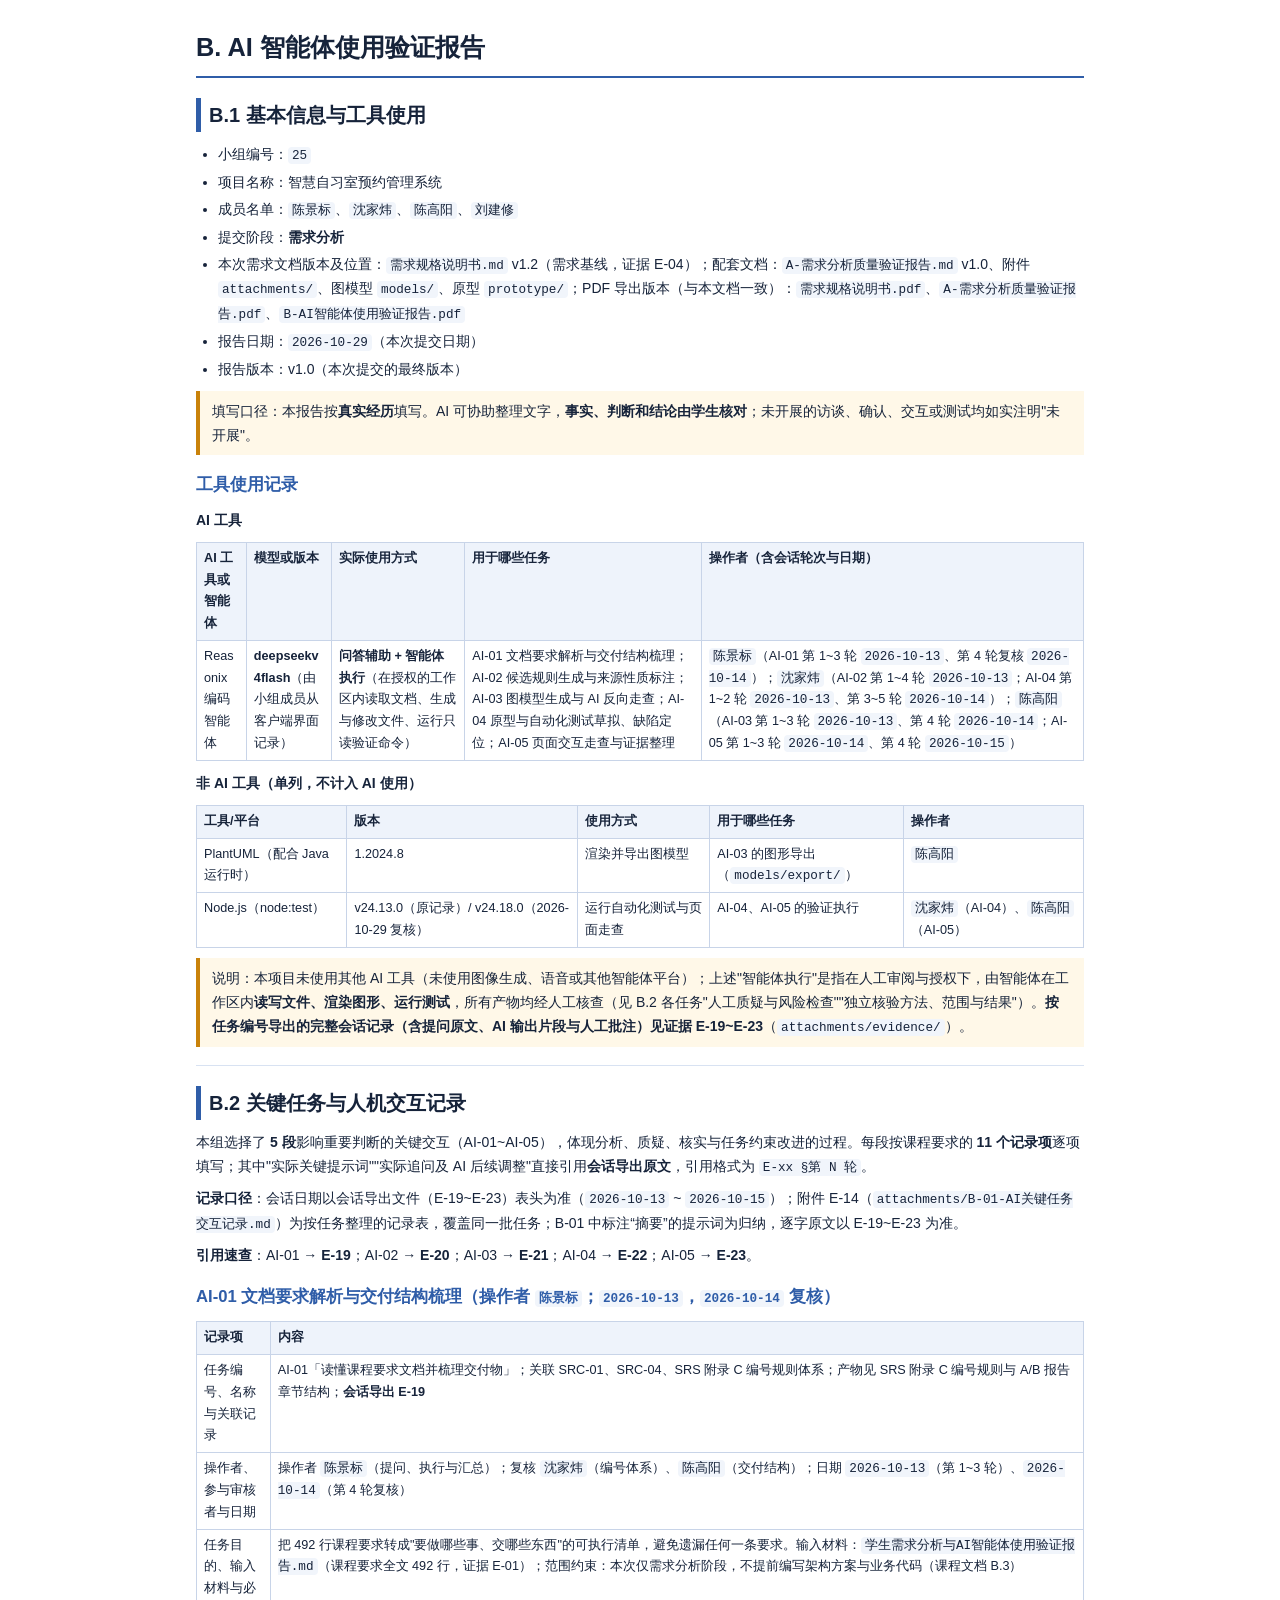
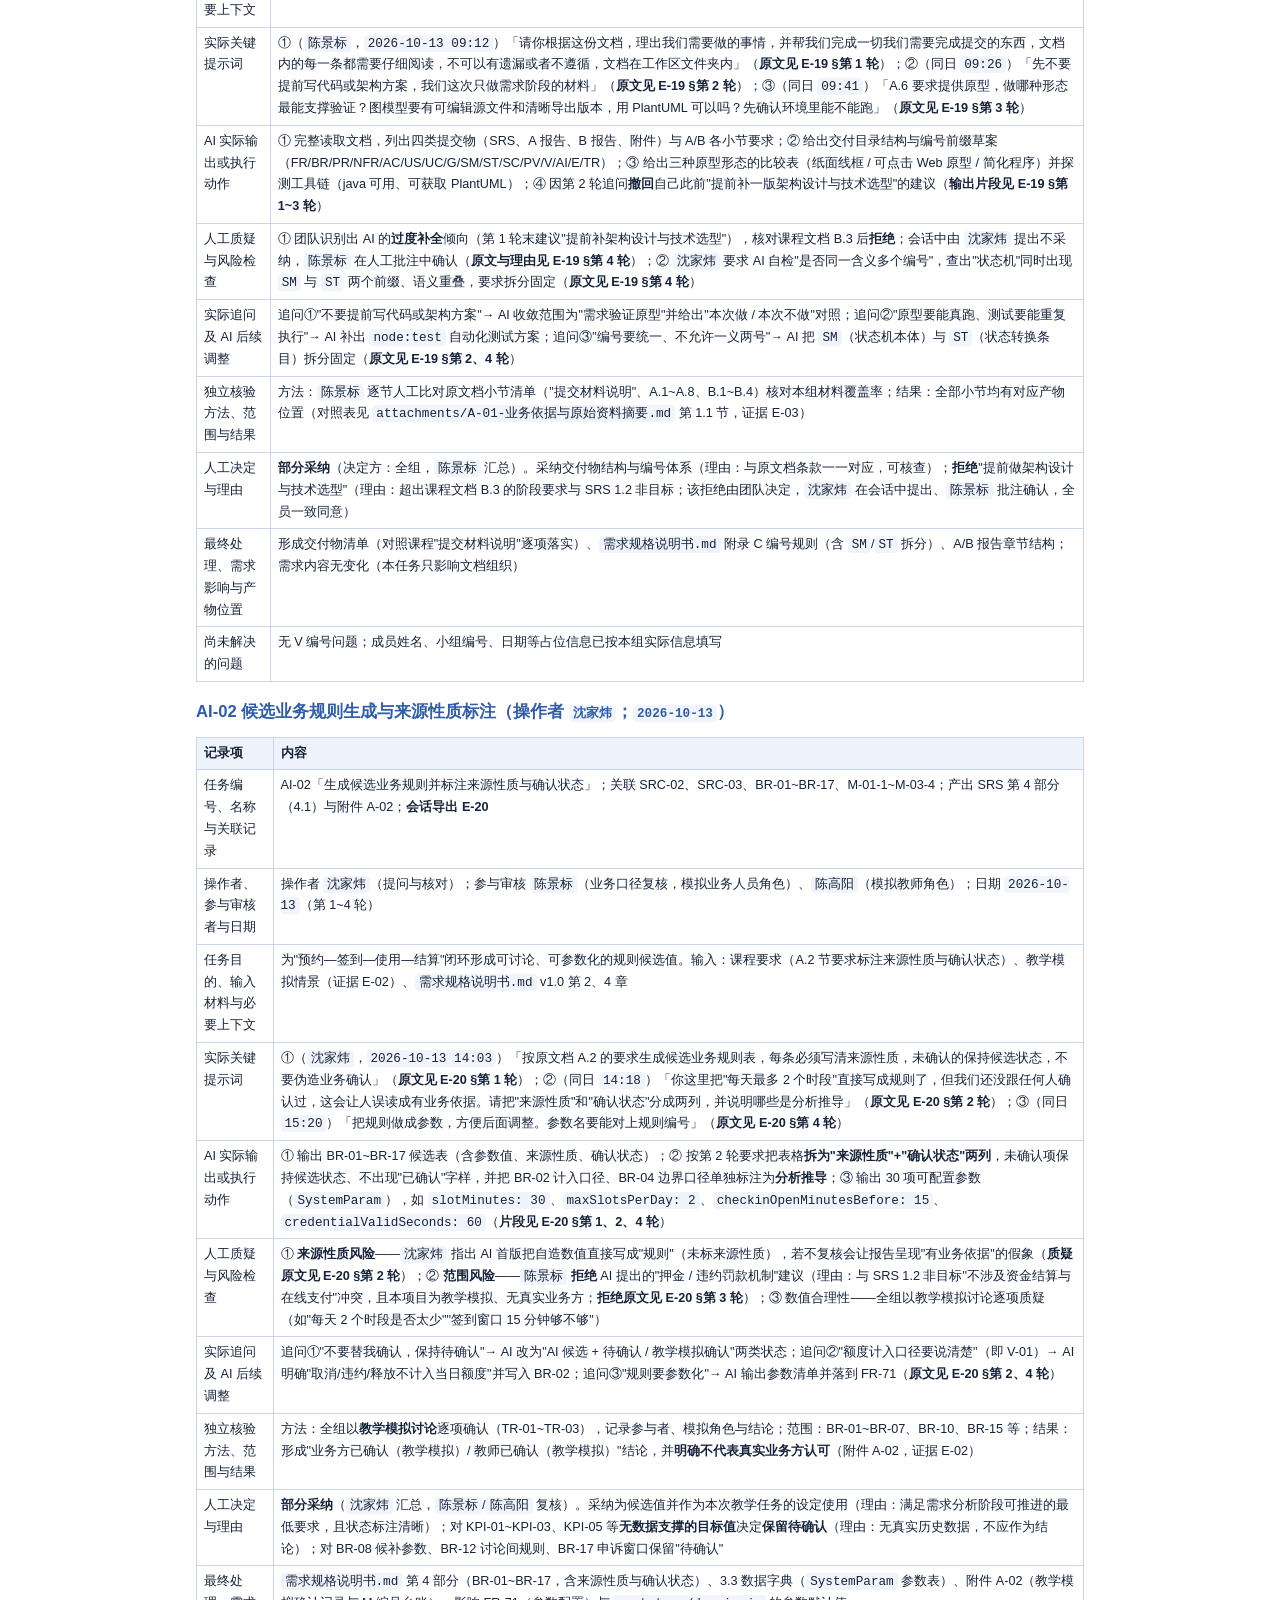
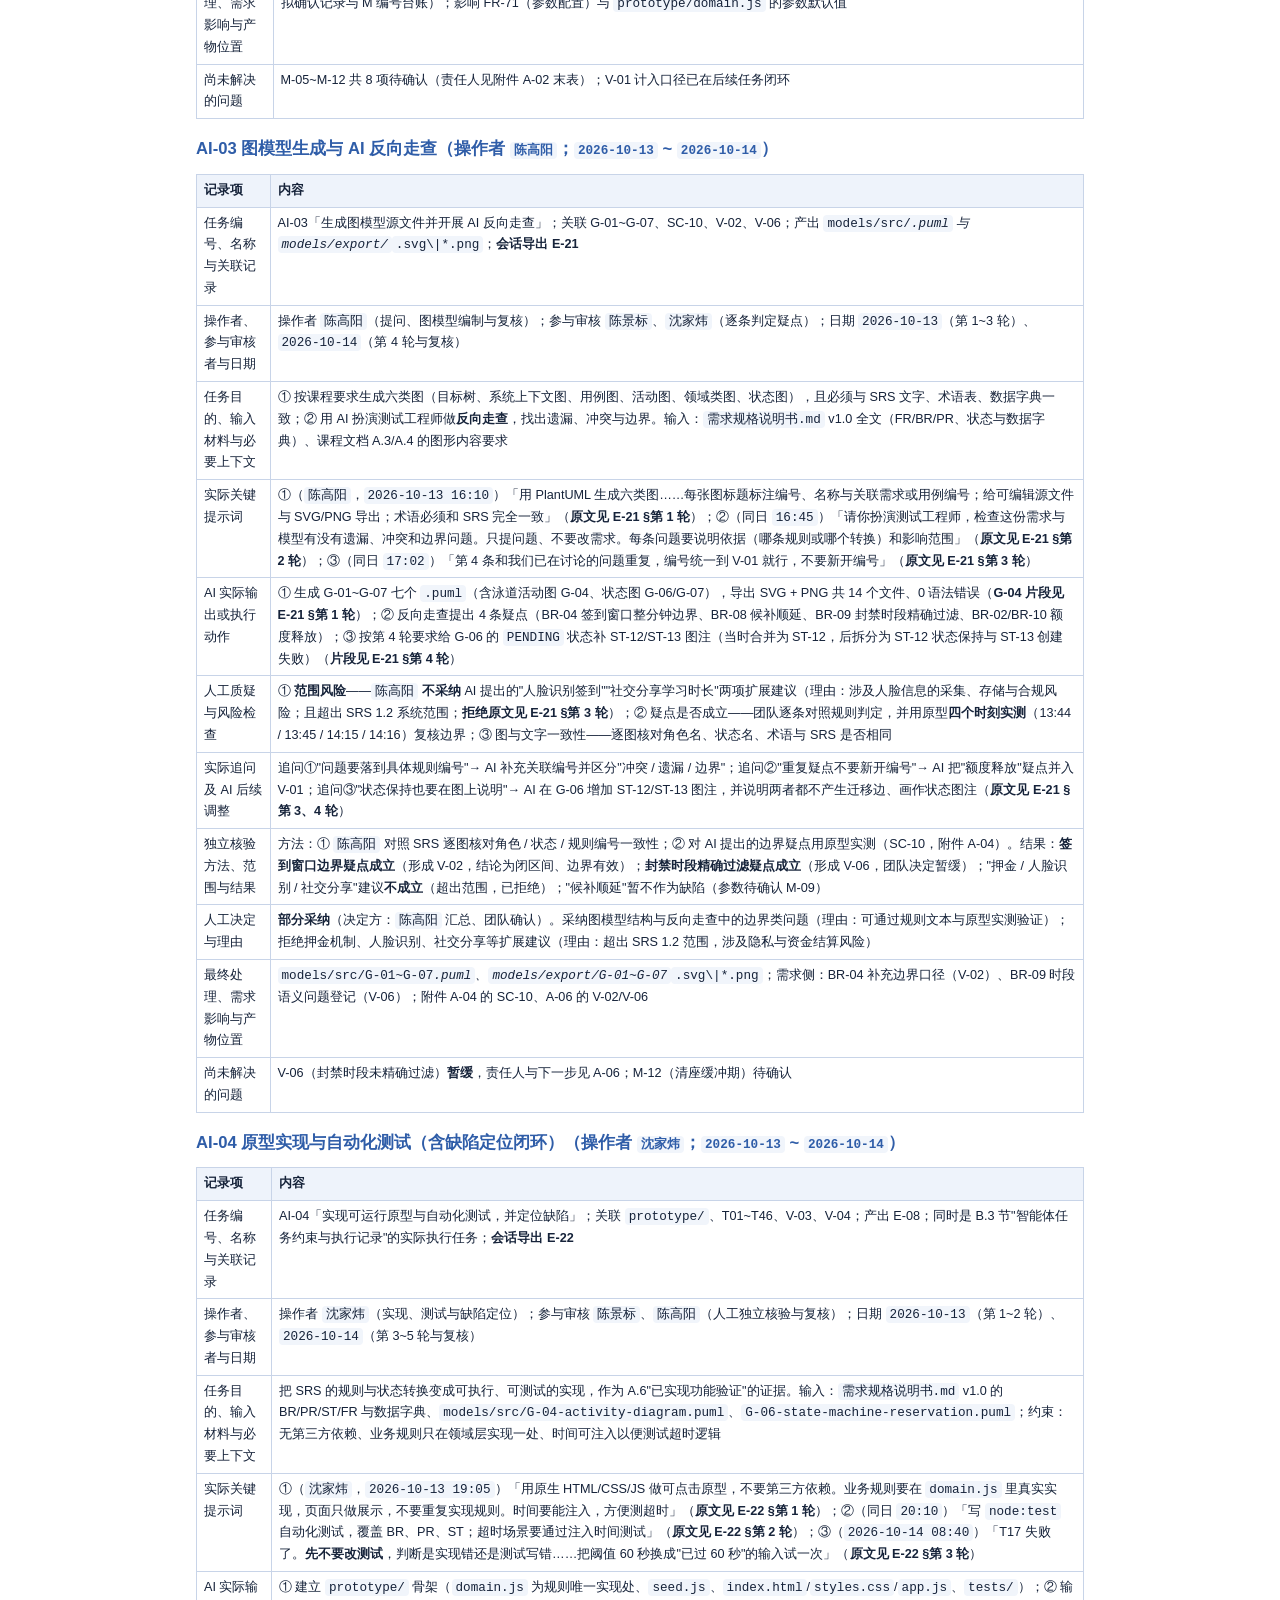
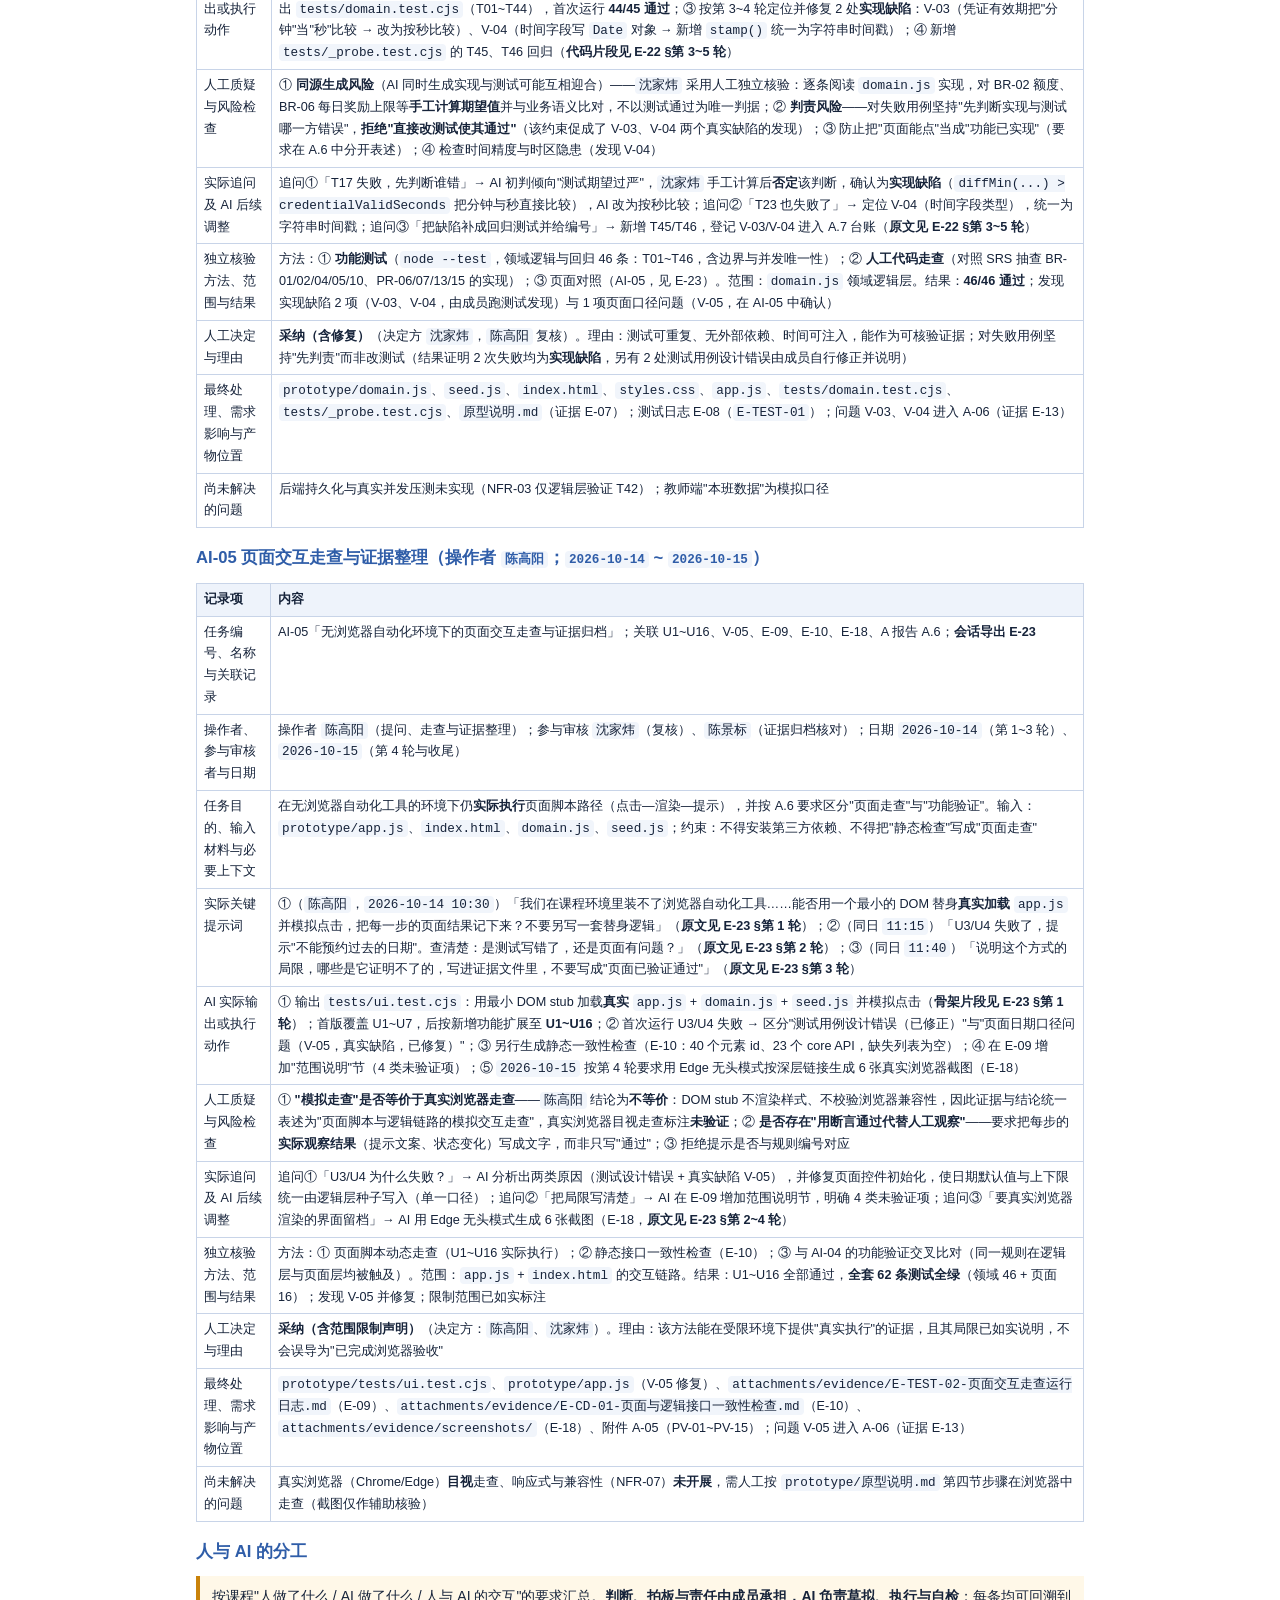
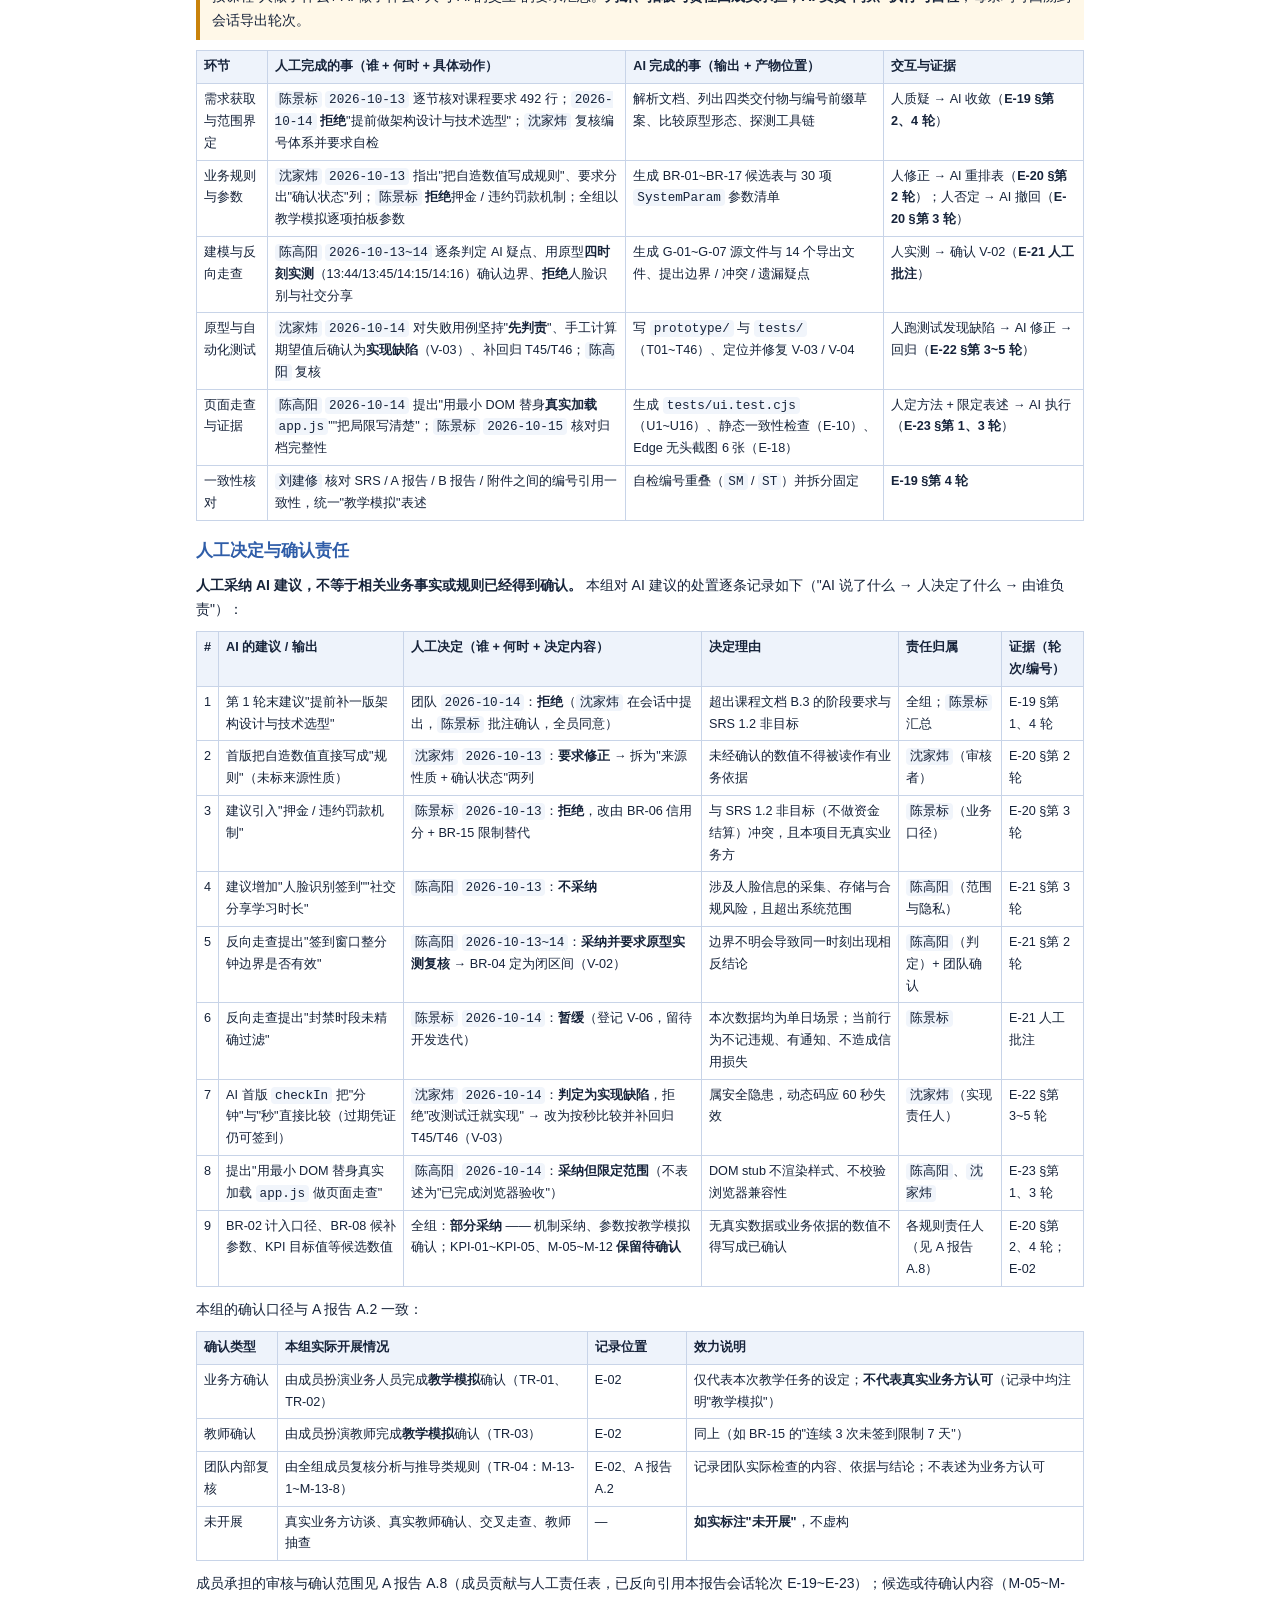
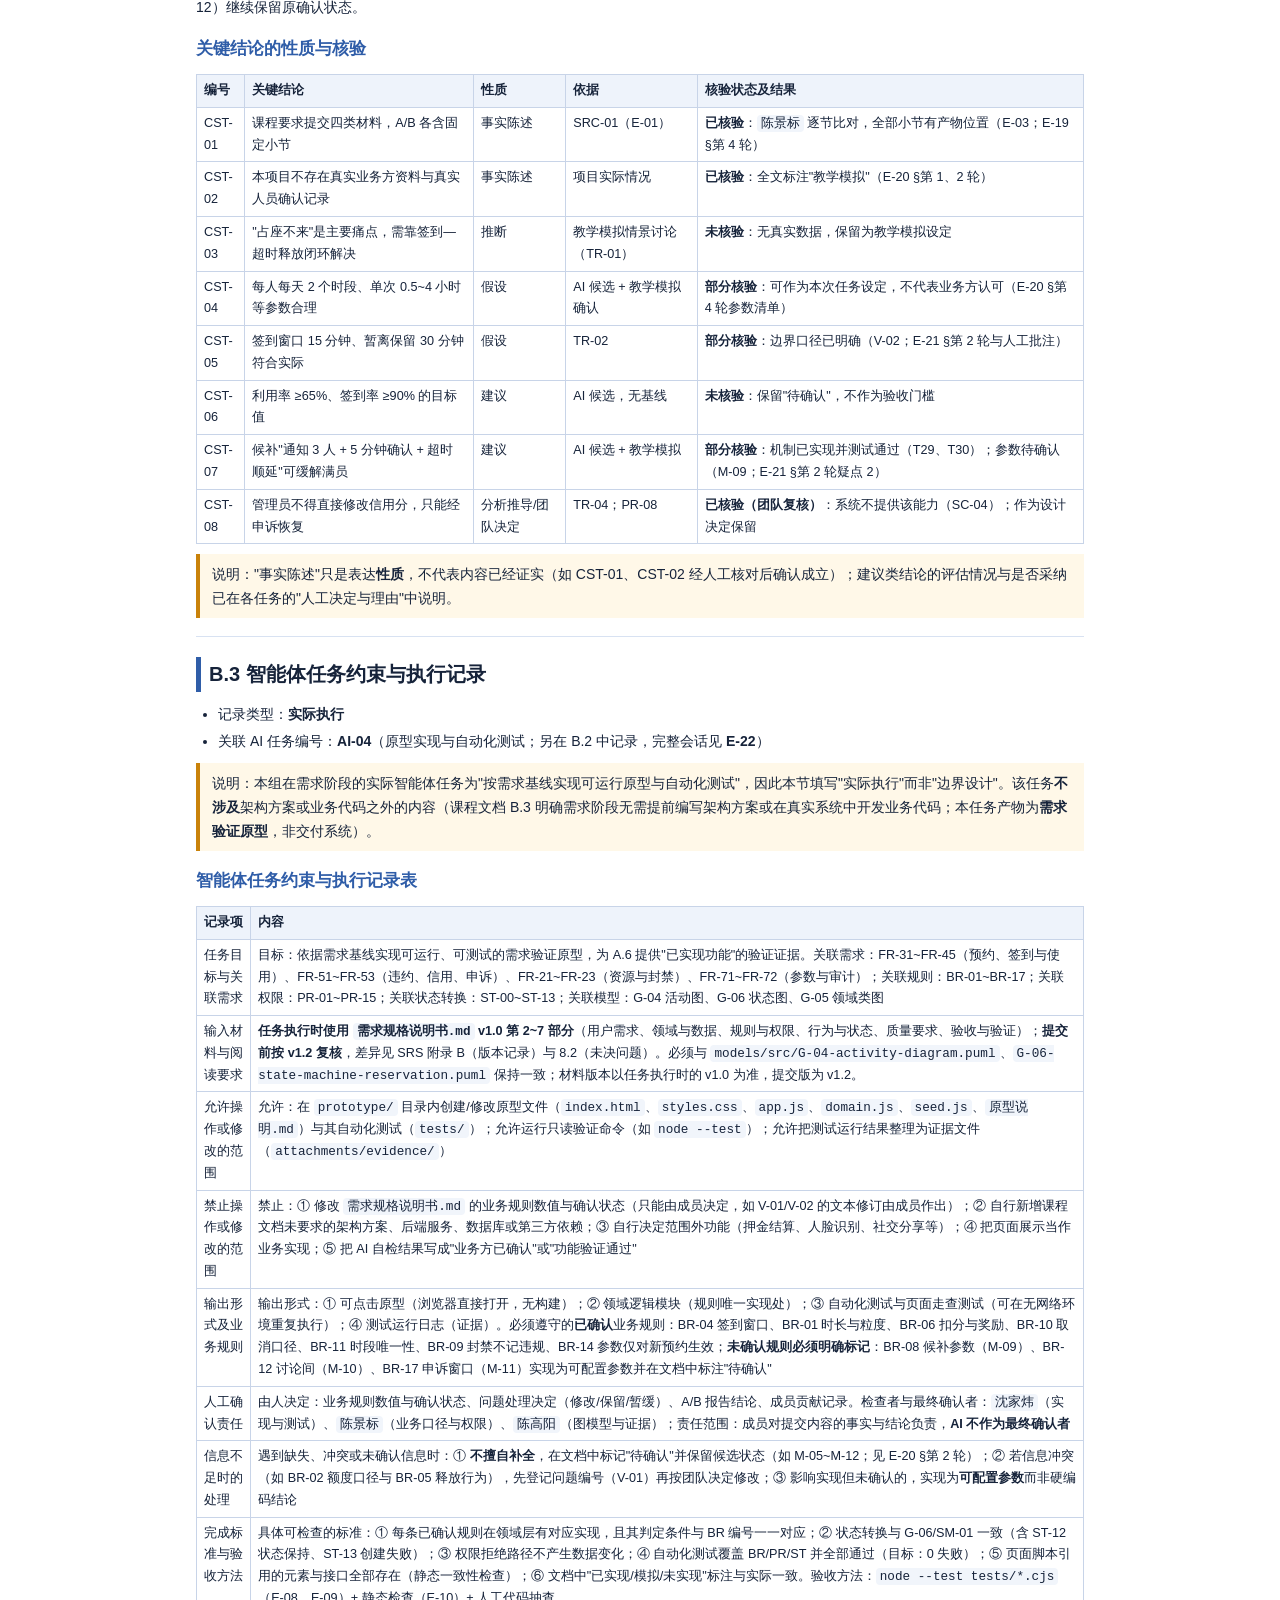
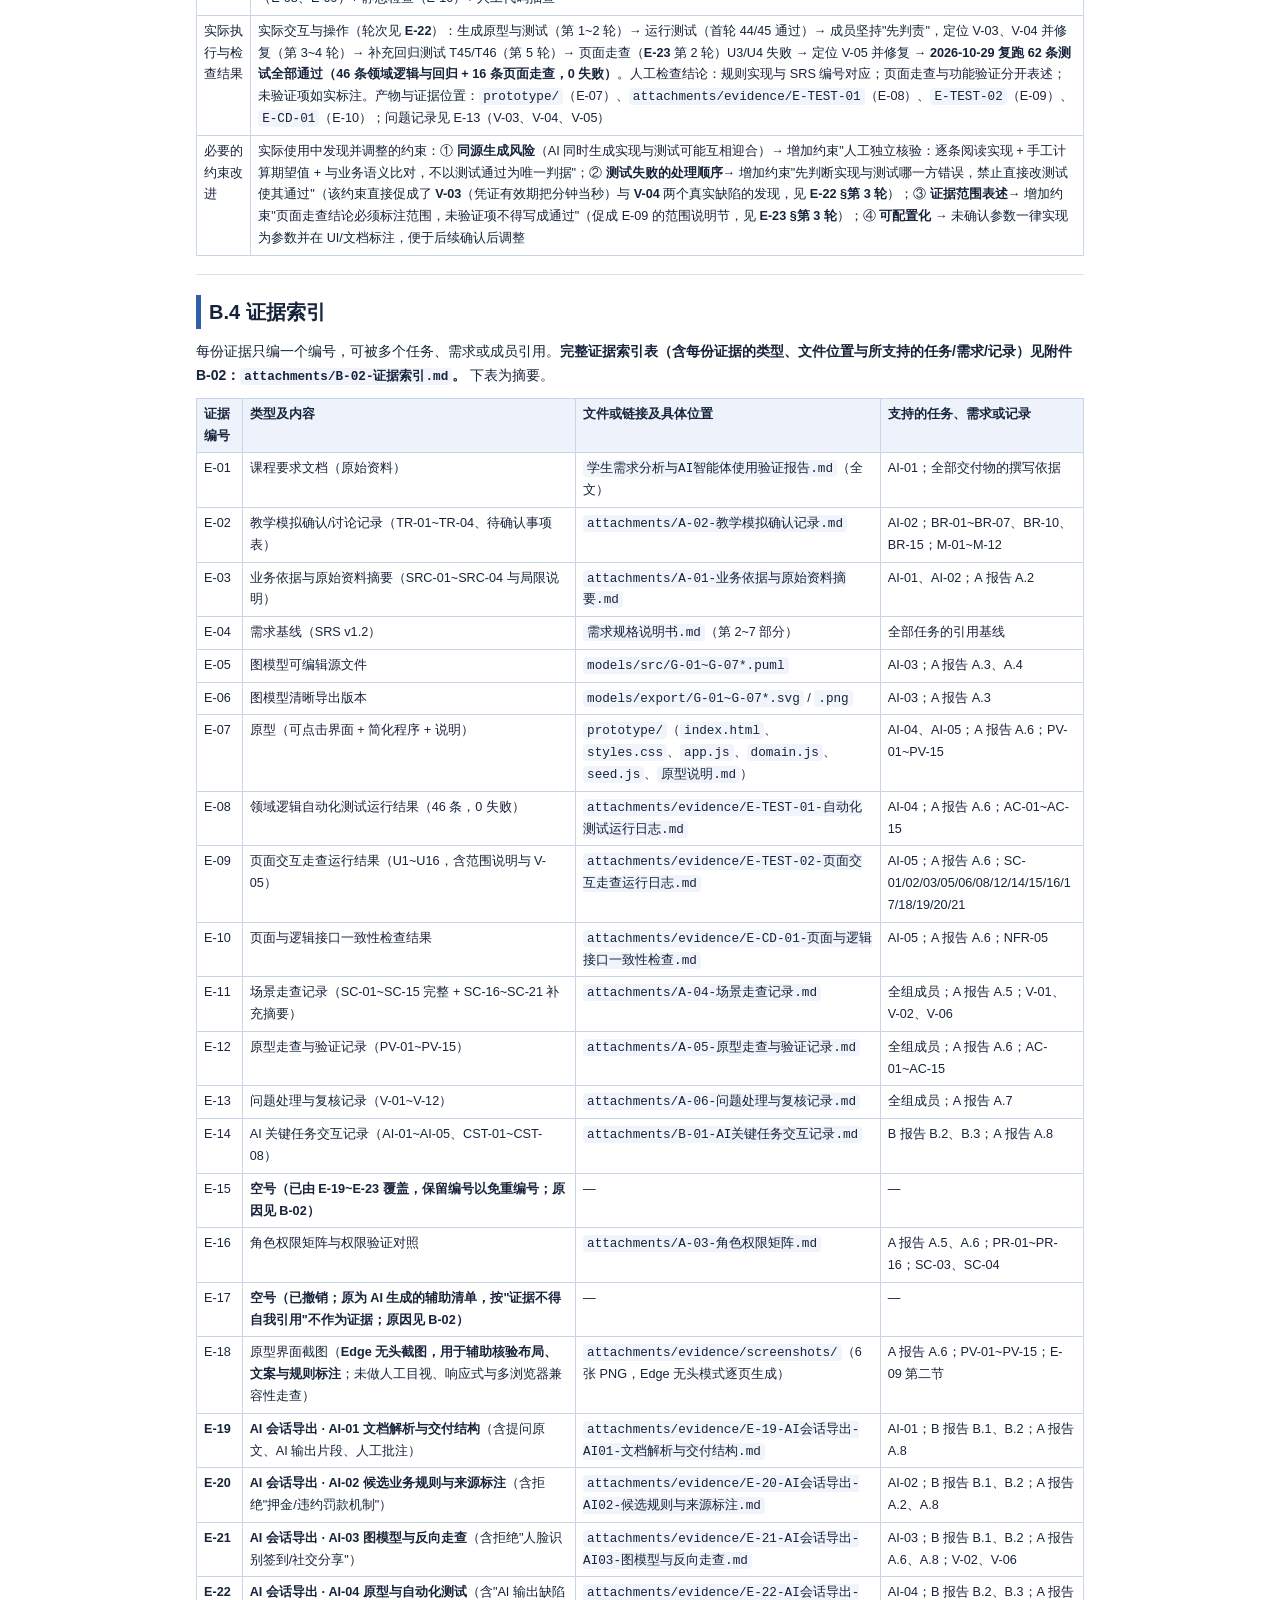
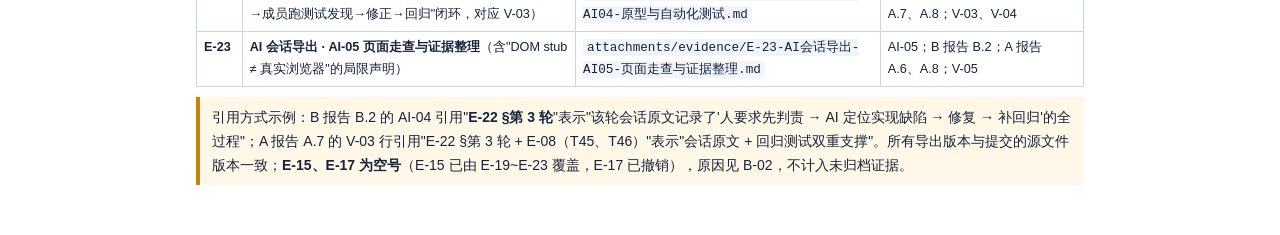
<file: 智慧自习室预约管理系统/需求分析/B-AI智能体使用验证报告.html>
<!DOCTYPE html>
<html lang="zh-CN">
<head>
<meta charset="utf-8">
<meta name="viewport" content="width=device-width, initial-scale=1">
<title>B-AI智能体使用验证报告</title>
<style>
@page { size: A4; margin: 16mm 14mm; }
* { box-sizing: border-box; }
body {
  font-family: "Microsoft YaHei", "PingFang SC", "Segoe UI", sans-serif;
  font-size: 10.5pt; line-height: 1.72; color: #16233a; margin: 0 auto; max-width: 900px; padding: 8px 6px 40px;
}
h1 { font-size: 19pt; border-bottom: 2px solid #2f5da8; padding-bottom: 6px; margin: 18px 0 12px; }
h2 { font-size: 15pt; border-left: 5px solid #2f5da8; padding-left: 8px; margin: 20px 0 10px; }
h3 { font-size: 12.5pt; color: #2f5da8; margin: 16px 0 8px; }
h4, h5, h6 { font-size: 11.5pt; margin: 14px 0 6px; }
p { margin: 7px 0; }
ul, ol { margin: 7px 0 7px 22px; padding: 0; }
li { margin: 3px 0; }
table { border-collapse: collapse; width: 100%; margin: 10px 0; font-size: 9.5pt; page-break-inside: auto; }
th, td { border: 1px solid #c8d4e8; padding: 5px 7px; text-align: left; vertical-align: top; word-break: break-word; }
th { background: #eef3fb; font-weight: 600; }
tr { page-break-inside: avoid; }
code { background: #f1f5fb; border-radius: 4px; padding: 1px 4px; font-family: Consolas, "Courier New", monospace; font-size: 9.5pt; }
pre { background: #f6f8fc; border: 1px solid #d8e2f2; border-radius: 6px; padding: 10px; overflow-x: auto; }
pre code { background: none; padding: 0; }
blockquote { margin: 10px 0; padding: 8px 12px; background: #fff8e8; border-left: 4px solid #c9820a; }
hr { border: none; border-top: 1px solid #d8e2f2; margin: 18px 0; }
a { color: #2f5da8; }
h1, h2, h3 { page-break-after: avoid; }
</style>
</head>
<body>
<h1>B. AI 智能体使用验证报告</h1>
<h2>B.1 基本信息与工具使用</h2>
<ul>
<li>小组编号：<code>25</code></li>
<li>项目名称：智慧自习室预约管理系统</li>
<li>成员名单：<code>陈景标</code>、<code>沈家炜</code>、<code>陈高阳</code>、<code>刘建修</code></li>
<li>提交阶段：<strong>需求分析</strong></li>
<li>本次需求文档版本及位置：<code>需求规格说明书.md</code> v1.2（需求基线，证据 E-04）；配套文档：<code>A-需求分析质量验证报告.md</code> v1.0、附件 <code>attachments/</code>、图模型 <code>models/</code>、原型 <code>prototype/</code>；PDF 导出版本（与本文档一致）：<code>需求规格说明书.pdf</code>、<code>A-需求分析质量验证报告.pdf</code>、<code>B-AI智能体使用验证报告.pdf</code></li>
<li>报告日期：<code>2026-10-29</code>（本次提交日期）</li>
<li>报告版本：v1.0（本次提交的最终版本）</li>
</ul>
<blockquote>填写口径：本报告按<strong>真实经历</strong>填写。AI 可协助整理文字，<strong>事实、判断和结论由学生核对</strong>；未开展的访谈、确认、交互或测试均如实注明&quot;未开展&quot;。</blockquote>
<h3>工具使用记录</h3>
<p><strong>AI 工具</strong></p>
<table><thead><tr><th>AI 工具或智能体</th><th>模型或版本</th><th>实际使用方式</th><th>用于哪些任务</th><th>操作者（含会话轮次与日期）</th></tr></thead><tbody>
<tr><td>Reasonix 编码智能体</td><td><strong>deepseekv4flash</strong>（由小组成员从客户端界面记录）</td><td><strong>问答辅助 + 智能体执行</strong>（在授权的工作区内读取文档、生成与修改文件、运行只读验证命令）</td><td>AI-01 文档要求解析与交付结构梳理；AI-02 候选规则生成与来源性质标注；AI-03 图模型生成与 AI 反向走查；AI-04 原型与自动化测试草拟、缺陷定位；AI-05 页面交互走查与证据整理</td><td><code>陈景标</code>（AI-01 第 1~3 轮 <code>2026-10-13</code>、第 4 轮复核 <code>2026-10-14</code>）；<code>沈家炜</code>（AI-02 第 1~4 轮 <code>2026-10-13</code>；AI-04 第 1~2 轮 <code>2026-10-13</code>、第 3~5 轮 <code>2026-10-14</code>）；<code>陈高阳</code>（AI-03 第 1~3 轮 <code>2026-10-13</code>、第 4 轮 <code>2026-10-14</code>；AI-05 第 1~3 轮 <code>2026-10-14</code>、第 4 轮 <code>2026-10-15</code>）</td></tr>
</tbody></table>
<p><strong>非 AI 工具（单列，不计入 AI 使用）</strong></p>
<table><thead><tr><th>工具/平台</th><th>版本</th><th>使用方式</th><th>用于哪些任务</th><th>操作者</th></tr></thead><tbody>
<tr><td>PlantUML（配合 Java 运行时）</td><td>1.2024.8</td><td>渲染并导出图模型</td><td>AI-03 的图形导出（<code>models/export/</code>）</td><td><code>陈高阳</code></td></tr>
<tr><td>Node.js（node:test）</td><td>v24.13.0（原记录）/ v24.18.0（2026-10-29 复核）</td><td>运行自动化测试与页面走查</td><td>AI-04、AI-05 的验证执行</td><td><code>沈家炜</code>（AI-04）、<code>陈高阳</code>（AI-05）</td></tr>
</tbody></table>
<blockquote>说明：本项目未使用其他 AI 工具（未使用图像生成、语音或其他智能体平台）；上述&quot;智能体执行&quot;是指在人工审阅与授权下，由智能体在工作区内<strong>读写文件、渲染图形、运行测试</strong>，所有产物均经人工核查（见 B.2 各任务&quot;人工质疑与风险检查&quot;&quot;独立核验方法、范围与结果&quot;）。<strong>按任务编号导出的完整会话记录（含提问原文、AI 输出片段与人工批注）见证据 E-19~E-23</strong>（<code>attachments/evidence/</code>）。</blockquote>
<hr>
<h2>B.2 关键任务与人机交互记录</h2>
<p>本组选择了 <strong>5 段</strong>影响重要判断的关键交互（AI-01~AI-05），体现分析、质疑、核实与任务约束改进的过程。每段按课程要求的 <strong>11 个记录项</strong>逐项填写；其中&quot;实际关键提示词&quot;&quot;实际追问及 AI 后续调整&quot;直接引用<strong>会话导出原文</strong>，引用格式为 <code>E-xx §第 N 轮</code>。</p>
<p><strong>记录口径</strong>：会话日期以会话导出文件（E-19~E-23）表头为准（<code>2026-10-13</code> ~ <code>2026-10-15</code>）；附件 E-14（<code>attachments/B-01-AI关键任务交互记录.md</code>）为按任务整理的记录表，覆盖同一批任务；B-01 中标注“摘要”的提示词为归纳，逐字原文以 E-19~E-23 为准。</p>
<p><strong>引用速查</strong>：AI-01 → <strong>E-19</strong>；AI-02 → <strong>E-20</strong>；AI-03 → <strong>E-21</strong>；AI-04 → <strong>E-22</strong>；AI-05 → <strong>E-23</strong>。</p>
<h3>AI-01 文档要求解析与交付结构梳理（操作者 <code>陈景标</code>；<code>2026-10-13</code>，<code>2026-10-14</code> 复核）</h3>
<table><thead><tr><th>记录项</th><th>内容</th></tr></thead><tbody>
<tr><td>任务编号、名称与关联记录</td><td>AI-01「读懂课程要求文档并梳理交付物」；关联 SRC-01、SRC-04、SRS 附录 C 编号规则体系；产物见 SRS 附录 C 编号规则与 A/B 报告章节结构；<strong>会话导出 E-19</strong></td></tr>
<tr><td>操作者、参与审核者与日期</td><td>操作者 <code>陈景标</code>（提问、执行与汇总）；复核 <code>沈家炜</code>（编号体系）、<code>陈高阳</code>（交付结构）；日期 <code>2026-10-13</code>（第 1~3 轮）、<code>2026-10-14</code>（第 4 轮复核）</td></tr>
<tr><td>任务目的、输入材料与必要上下文</td><td>把 492 行课程要求转成&quot;要做哪些事、交哪些东西&quot;的可执行清单，避免遗漏任何一条要求。输入材料：<code>学生需求分析与AI智能体使用验证报告.md</code>（课程要求全文 492 行，证据 E-01）；范围约束：本次仅需求分析阶段，不提前编写架构方案与业务代码（课程文档 B.3）</td></tr>
<tr><td>实际关键提示词</td><td>①（<code>陈景标</code>，<code>2026-10-13 09:12</code>）「请你根据这份文档，理出我们需要做的事情，并帮我们完成一切我们需要完成提交的东西，文档内的每一条都需要仔细阅读，不可以有遗漏或者不遵循，文档在工作区文件夹内」（<strong>原文见 E-19 §第 1 轮</strong>）；②（同日 <code>09:26</code>）「先不要提前写代码或架构方案，我们这次只做需求阶段的材料」（<strong>原文见 E-19 §第 2 轮</strong>）；③（同日 <code>09:41</code>）「A.6 要求提供原型，做哪种形态最能支撑验证？图模型要有可编辑源文件和清晰导出版本，用 PlantUML 可以吗？先确认环境里能不能跑」（<strong>原文见 E-19 §第 3 轮</strong>）</td></tr>
<tr><td>AI 实际输出或执行动作</td><td>① 完整读取文档，列出四类提交物（SRS、A 报告、B 报告、附件）与 A/B 各小节要求；② 给出交付目录结构与编号前缀草案（FR/BR/PR/NFR/AC/US/UC/G/SM/ST/SC/PV/V/AI/E/TR）；③ 给出三种原型形态的比较表（纸面线框 / 可点击 Web 原型 / 简化程序）并探测工具链（java 可用、可获取 PlantUML）；④ 因第 2 轮追问<strong>撤回</strong>自己此前&quot;提前补一版架构设计与技术选型&quot;的建议（<strong>输出片段见 E-19 §第 1~3 轮</strong>）</td></tr>
<tr><td>人工质疑与风险检查</td><td>① 团队识别出 AI 的<strong>过度补全</strong>倾向（第 1 轮末建议&quot;提前补架构设计与技术选型&quot;），核对课程文档 B.3 后<strong>拒绝</strong>；会话中由 <code>沈家炜</code> 提出不采纳，<code>陈景标</code> 在人工批注中确认（<strong>原文与理由见 E-19 §第 4 轮</strong>）；② <code>沈家炜</code> 要求 AI 自检&quot;是否同一含义多个编号&quot;，查出&quot;状态机&quot;同时出现 <code>SM</code> 与 <code>ST</code> 两个前缀、语义重叠，要求拆分固定（<strong>原文见 E-19 §第 4 轮</strong>）</td></tr>
<tr><td>实际追问及 AI 后续调整</td><td>追问①&quot;不要提前写代码或架构方案&quot;→ AI 收敛范围为&quot;需求验证原型&quot;并给出&quot;本次做 / 本次不做&quot;对照；追问②&quot;原型要能真跑、测试要能重复执行&quot;→ AI 补出 <code>node:test</code> 自动化测试方案；追问③&quot;编号要统一、不允许一义两号&quot;→ AI 把 <code>SM</code>（状态机本体）与 <code>ST</code>（状态转换条目）拆分固定（<strong>原文见 E-19 §第 2、4 轮</strong>）</td></tr>
<tr><td>独立核验方法、范围与结果</td><td>方法：<code>陈景标</code> 逐节人工比对原文档小节清单（&quot;提交材料说明&quot;、A.1~A.8、B.1~B.4）核对本组材料覆盖率；结果：全部小节均有对应产物位置（对照表见 <code>attachments/A-01-业务依据与原始资料摘要.md</code> 第 1.1 节，证据 E-03）</td></tr>
<tr><td>人工决定与理由</td><td><strong>部分采纳</strong>（决定方：全组，<code>陈景标</code> 汇总）。采纳交付物结构与编号体系（理由：与原文档条款一一对应，可核查）；<strong>拒绝</strong>&quot;提前做架构设计与技术选型&quot;（理由：超出课程文档 B.3 的阶段要求与 SRS 1.2 非目标；该拒绝由团队决定，<code>沈家炜</code> 在会话中提出、<code>陈景标</code> 批注确认，全员一致同意）</td></tr>
<tr><td>最终处理、需求影响与产物位置</td><td>形成交付物清单（对照课程&quot;提交材料说明&quot;逐项落实）、<code>需求规格说明书.md</code> 附录 C 编号规则（含 <code>SM</code>/<code>ST</code> 拆分）、A/B 报告章节结构；需求内容无变化（本任务只影响文档组织）</td></tr>
<tr><td>尚未解决的问题</td><td>无 V 编号问题；成员姓名、小组编号、日期等占位信息已按本组实际信息填写</td></tr>
</tbody></table>
<h3>AI-02 候选业务规则生成与来源性质标注（操作者 <code>沈家炜</code>；<code>2026-10-13</code>）</h3>
<table><thead><tr><th>记录项</th><th>内容</th></tr></thead><tbody>
<tr><td>任务编号、名称与关联记录</td><td>AI-02「生成候选业务规则并标注来源性质与确认状态」；关联 SRC-02、SRC-03、BR-01~BR-17、M-01-1~M-03-4；产出 SRS 第 4 部分（4.1）与附件 A-02；<strong>会话导出 E-20</strong></td></tr>
<tr><td>操作者、参与审核者与日期</td><td>操作者 <code>沈家炜</code>（提问与核对）；参与审核 <code>陈景标</code>（业务口径复核，模拟业务人员角色）、<code>陈高阳</code>（模拟教师角色）；日期 <code>2026-10-13</code>（第 1~4 轮）</td></tr>
<tr><td>任务目的、输入材料与必要上下文</td><td>为&quot;预约—签到—使用—结算&quot;闭环形成可讨论、可参数化的规则候选值。输入：课程要求（A.2 节要求标注来源性质与确认状态）、教学模拟情景（证据 E-02）、<code>需求规格说明书.md</code> v1.0 第 2、4 章</td></tr>
<tr><td>实际关键提示词</td><td>①（<code>沈家炜</code>，<code>2026-10-13 14:03</code>）「按原文档 A.2 的要求生成候选业务规则表，每条必须写清来源性质，未确认的保持候选状态，不要伪造业务确认」（<strong>原文见 E-20 §第 1 轮</strong>）；②（同日 <code>14:18</code>）「你这里把&quot;每天最多 2 个时段&quot;直接写成规则了，但我们还没跟任何人确认过，这会让人误读成有业务依据。请把&quot;来源性质&quot;和&quot;确认状态&quot;分成两列，并说明哪些是分析推导」（<strong>原文见 E-20 §第 2 轮</strong>）；③（同日 <code>15:20</code>）「把规则做成参数，方便后面调整。参数名要能对上规则编号」（<strong>原文见 E-20 §第 4 轮</strong>）</td></tr>
<tr><td>AI 实际输出或执行动作</td><td>① 输出 BR-01~BR-17 候选表（含参数值、来源性质、确认状态）；② 按第 2 轮要求把表格<strong>拆为&quot;来源性质&quot;+&quot;确认状态&quot;两列</strong>，未确认项保持候选状态、不出现&quot;已确认&quot;字样，并把 BR-02 计入口径、BR-04 边界口径单独标注为<strong>分析推导</strong>；③ 输出 30 项可配置参数（<code>SystemParam</code>），如 <code>slotMinutes: 30</code>、<code>maxSlotsPerDay: 2</code>、<code>checkinOpenMinutesBefore: 15</code>、<code>credentialValidSeconds: 60</code>（<strong>片段见 E-20 §第 1、2、4 轮</strong>）</td></tr>
<tr><td>人工质疑与风险检查</td><td>① <strong>来源性质风险</strong>——<code>沈家炜</code> 指出 AI 首版把自造数值直接写成&quot;规则&quot;（未标来源性质），若不复核会让报告呈现&quot;有业务依据&quot;的假象（<strong>质疑原文见 E-20 §第 2 轮</strong>）；② <strong>范围风险</strong>——<code>陈景标</code> <strong>拒绝</strong> AI 提出的&quot;押金 / 违约罚款机制&quot;建议（理由：与 SRS 1.2 非目标&quot;不涉及资金结算与在线支付&quot;冲突，且本项目为教学模拟、无真实业务方；<strong>拒绝原文见 E-20 §第 3 轮</strong>）；③ 数值合理性——全组以教学模拟讨论逐项质疑（如&quot;每天 2 个时段是否太少&quot;&quot;签到窗口 15 分钟够不够&quot;）</td></tr>
<tr><td>实际追问及 AI 后续调整</td><td>追问①&quot;不要替我确认，保持待确认&quot;→ AI 改为&quot;AI 候选 + 待确认 / 教学模拟确认&quot;两类状态；追问②&quot;额度计入口径要说清楚&quot;（即 V-01）→ AI 明确&quot;取消/违约/释放不计入当日额度&quot;并写入 BR-02；追问③&quot;规则要参数化&quot;→ AI 输出参数清单并落到 FR-71（<strong>原文见 E-20 §第 2、4 轮</strong>）</td></tr>
<tr><td>独立核验方法、范围与结果</td><td>方法：全组以<strong>教学模拟讨论</strong>逐项确认（TR-01~TR-03），记录参与者、模拟角色与结论；范围：BR-01~BR-07、BR-10、BR-15 等；结果：形成&quot;业务方已确认（教学模拟）/ 教师已确认（教学模拟）&quot;结论，并<strong>明确不代表真实业务方认可</strong>（附件 A-02，证据 E-02）</td></tr>
<tr><td>人工决定与理由</td><td><strong>部分采纳</strong>（<code>沈家炜</code> 汇总，<code>陈景标</code>/<code>陈高阳</code> 复核）。采纳为候选值并作为本次教学任务的设定使用（理由：满足需求分析阶段可推进的最低要求，且状态标注清晰）；对 KPI-01~KPI-03、KPI-05 等<strong>无数据支撑的目标值</strong>决定<strong>保留待确认</strong>（理由：无真实历史数据，不应作为结论）；对 BR-08 候补参数、BR-12 讨论间规则、BR-17 申诉窗口保留&quot;待确认&quot;</td></tr>
<tr><td>最终处理、需求影响与产物位置</td><td><code>需求规格说明书.md</code> 第 4 部分（BR-01~BR-17，含来源性质与确认状态）、3.3 数据字典（<code>SystemParam</code> 参数表）、附件 A-02（教学模拟确认记录与 M 编号台账）；影响 FR-71（参数配置）与 <code>prototype/domain.js</code> 的参数默认值</td></tr>
<tr><td>尚未解决的问题</td><td>M-05~M-12 共 8 项待确认（责任人见附件 A-02 末表）；V-01 计入口径已在后续任务闭环</td></tr>
</tbody></table>
<h3>AI-03 图模型生成与 AI 反向走查（操作者 <code>陈高阳</code>；<code>2026-10-13</code> ~ <code>2026-10-14</code>）</h3>
<table><thead><tr><th>记录项</th><th>内容</th></tr></thead><tbody>
<tr><td>任务编号、名称与关联记录</td><td>AI-03「生成图模型源文件并开展 AI 反向走查」；关联 G-01~G-07、SC-10、V-02、V-06；产出 <code>models/src/<em>.puml</code> 与 <code>models/export/</em>.svg\|*.png</code>；<strong>会话导出 E-21</strong></td></tr>
<tr><td>操作者、参与审核者与日期</td><td>操作者 <code>陈高阳</code>（提问、图模型编制与复核）；参与审核 <code>陈景标</code>、<code>沈家炜</code>（逐条判定疑点）；日期 <code>2026-10-13</code>（第 1~3 轮）、<code>2026-10-14</code>（第 4 轮与复核）</td></tr>
<tr><td>任务目的、输入材料与必要上下文</td><td>① 按课程要求生成六类图（目标树、系统上下文图、用例图、活动图、领域类图、状态图），且必须与 SRS 文字、术语表、数据字典一致；② 用 AI 扮演测试工程师做<strong>反向走查</strong>，找出遗漏、冲突与边界。输入：<code>需求规格说明书.md</code> v1.0 全文（FR/BR/PR、状态与数据字典）、课程文档 A.3/A.4 的图形内容要求</td></tr>
<tr><td>实际关键提示词</td><td>①（<code>陈高阳</code>，<code>2026-10-13 16:10</code>）「用 PlantUML 生成六类图……每张图标题标注编号、名称与关联需求或用例编号；给可编辑源文件与 SVG/PNG 导出；术语必须和 SRS 完全一致」（<strong>原文见 E-21 §第 1 轮</strong>）；②（同日 <code>16:45</code>）「请你扮演测试工程师，检查这份需求与模型有没有遗漏、冲突和边界问题。只提问题、不要改需求。每条问题要说明依据（哪条规则或哪个转换）和影响范围」（<strong>原文见 E-21 §第 2 轮</strong>）；③（同日 <code>17:02</code>）「第 4 条和我们已在讨论的问题重复，编号统一到 V-01 就行，不要新开编号」（<strong>原文见 E-21 §第 3 轮</strong>）</td></tr>
<tr><td>AI 实际输出或执行动作</td><td>① 生成 G-01~G-07 七个 <code>.puml</code>（含泳道活动图 G-04、状态图 G-06/G-07），导出 SVG + PNG 共 14 个文件、0 语法错误（<strong>G-04 片段见 E-21 §第 1 轮</strong>）；② 反向走查提出 4 条疑点（BR-04 签到窗口整分钟边界、BR-08 候补顺延、BR-09 封禁时段精确过滤、BR-02/BR-10 额度释放）；③ 按第 4 轮要求给 G-06 的 <code>PENDING</code> 状态补 ST-12/ST-13 图注（当时合并为 ST-12，后拆分为 ST-12 状态保持与 ST-13 创建失败）（<strong>片段见 E-21 §第 4 轮</strong>）</td></tr>
<tr><td>人工质疑与风险检查</td><td>① <strong>范围风险</strong>——<code>陈高阳</code> <strong>不采纳</strong> AI 提出的&quot;人脸识别签到&quot;&quot;社交分享学习时长&quot;两项扩展建议（理由：涉及人脸信息的采集、存储与合规风险；且超出 SRS 1.2 系统范围；<strong>拒绝原文见 E-21 §第 3 轮</strong>）；② 疑点是否成立——团队逐条对照规则判定，并用原型<strong>四个时刻实测</strong>（13:44 / 13:45 / 14:15 / 14:16）复核边界；③ 图与文字一致性——逐图核对角色名、状态名、术语与 SRS 是否相同</td></tr>
<tr><td>实际追问及 AI 后续调整</td><td>追问①&quot;问题要落到具体规则编号&quot;→ AI 补充关联编号并区分&quot;冲突 / 遗漏 / 边界&quot;；追问②&quot;重复疑点不要新开编号&quot;→ AI 把&quot;额度释放&quot;疑点并入 V-01；追问③&quot;状态保持也要在图上说明&quot;→ AI 在 G-06 增加 ST-12/ST-13 图注，并说明两者都不产生迁移边、画作状态图注（<strong>原文见 E-21 §第 3、4 轮</strong>）</td></tr>
<tr><td>独立核验方法、范围与结果</td><td>方法：① <code>陈高阳</code> 对照 SRS 逐图核对角色 / 状态 / 规则编号一致性；② 对 AI 提出的边界疑点用原型实测（SC-10，附件 A-04）。结果：<strong>签到窗口边界疑点成立</strong>（形成 V-02，结论为闭区间、边界有效）；<strong>封禁时段精确过滤疑点成立</strong>（形成 V-06，团队决定暂缓）；&quot;押金 / 人脸识别 / 社交分享&quot;建议<strong>不成立</strong>（超出范围，已拒绝）；&quot;候补顺延&quot;暂不作为缺陷（参数待确认 M-09）</td></tr>
<tr><td>人工决定与理由</td><td><strong>部分采纳</strong>（决定方：<code>陈高阳</code> 汇总、团队确认）。采纳图模型结构与反向走查中的边界类问题（理由：可通过规则文本与原型实测验证）；拒绝押金机制、人脸识别、社交分享等扩展建议（理由：超出 SRS 1.2 范围，涉及隐私与资金结算风险）</td></tr>
<tr><td>最终处理、需求影响与产物位置</td><td><code>models/src/G-01~G-07<em>.puml</code>、<code>models/export/G-01~G-07</em>.svg\|*.png</code>；需求侧：BR-04 补充边界口径（V-02）、BR-09 时段语义问题登记（V-06）；附件 A-04 的 SC-10、A-06 的 V-02/V-06</td></tr>
<tr><td>尚未解决的问题</td><td>V-06（封禁时段未精确过滤）<strong>暂缓</strong>，责任人与下一步见 A-06；M-12（清座缓冲期）待确认</td></tr>
</tbody></table>
<h3>AI-04 原型实现与自动化测试（含缺陷定位闭环）（操作者 <code>沈家炜</code>；<code>2026-10-13</code> ~ <code>2026-10-14</code>）</h3>
<table><thead><tr><th>记录项</th><th>内容</th></tr></thead><tbody>
<tr><td>任务编号、名称与关联记录</td><td>AI-04「实现可运行原型与自动化测试，并定位缺陷」；关联 <code>prototype/</code>、T01~T46、V-03、V-04；产出 E-08；同时是 B.3 节&quot;智能体任务约束与执行记录&quot;的实际执行任务；<strong>会话导出 E-22</strong></td></tr>
<tr><td>操作者、参与审核者与日期</td><td>操作者 <code>沈家炜</code>（实现、测试与缺陷定位）；参与审核 <code>陈景标</code>、<code>陈高阳</code>（人工独立核验与复核）；日期 <code>2026-10-13</code>（第 1~2 轮）、<code>2026-10-14</code>（第 3~5 轮与复核）</td></tr>
<tr><td>任务目的、输入材料与必要上下文</td><td>把 SRS 的规则与状态转换变成可执行、可测试的实现，作为 A.6&quot;已实现功能验证&quot;的证据。输入：<code>需求规格说明书.md</code> v1.0 的 BR/PR/ST/FR 与数据字典、<code>models/src/G-04-activity-diagram.puml</code>、<code>G-06-state-machine-reservation.puml</code>；约束：无第三方依赖、业务规则只在领域层实现一处、时间可注入以便测试超时逻辑</td></tr>
<tr><td>实际关键提示词</td><td>①（<code>沈家炜</code>，<code>2026-10-13 19:05</code>）「用原生 HTML/CSS/JS 做可点击原型，不要第三方依赖。业务规则要在 <code>domain.js</code> 里真实实现，页面只做展示，不要重复实现规则。时间要能注入，方便测超时」（<strong>原文见 E-22 §第 1 轮</strong>）；②（同日 <code>20:10</code>）「写 <code>node:test</code> 自动化测试，覆盖 BR、PR、ST；超时场景要通过注入时间测试」（<strong>原文见 E-22 §第 2 轮</strong>）；③（<code>2026-10-14 08:40</code>）「T17 失败了。<strong>先不要改测试</strong>，判断是实现错还是测试写错……把阈值 60 秒换成&quot;已过 60 秒&quot;的输入试一次」（<strong>原文见 E-22 §第 3 轮</strong>）</td></tr>
<tr><td>AI 实际输出或执行动作</td><td>① 建立 <code>prototype/</code> 骨架（<code>domain.js</code> 为规则唯一实现处、<code>seed.js</code>、<code>index.html</code>/<code>styles.css</code>/<code>app.js</code>、<code>tests/</code>）；② 输出 <code>tests/domain.test.cjs</code>（T01~T44），首次运行 <strong>44/45 通过</strong>；③ 按第 3~4 轮定位并修复 2 处<strong>实现缺陷</strong>：V-03（凭证有效期把&quot;分钟&quot;当&quot;秒&quot;比较 → 改为按秒比较）、V-04（时间字段写 <code>Date</code> 对象 → 新增 <code>stamp()</code> 统一为字符串时间戳）；④ 新增 <code>tests/_probe.test.cjs</code> 的 T45、T46 回归（<strong>代码片段见 E-22 §第 3~5 轮</strong>）</td></tr>
<tr><td>人工质疑与风险检查</td><td>① <strong>同源生成风险</strong>（AI 同时生成实现与测试可能互相迎合）——<code>沈家炜</code> 采用人工独立核验：逐条阅读 <code>domain.js</code> 实现，对 BR-02 额度、BR-06 每日奖励上限等<strong>手工计算期望值</strong>并与业务语义比对，不以测试通过为唯一判据；② <strong>判责风险</strong>——对失败用例坚持&quot;先判断实现与测试哪一方错误&quot;，<strong>拒绝&quot;直接改测试使其通过&quot;</strong>（该约束促成了 V-03、V-04 两个真实缺陷的发现）；③ 防止把&quot;页面能点&quot;当成&quot;功能已实现&quot;（要求在 A.6 中分开表述）；④ 检查时间精度与时区隐患（发现 V-04）</td></tr>
<tr><td>实际追问及 AI 后续调整</td><td>追问①「T17 失败，先判断谁错」→ AI 初判倾向&quot;测试期望过严&quot;，<code>沈家炜</code> 手工计算后<strong>否定</strong>该判断，确认为<strong>实现缺陷</strong>（<code>diffMin(...) &gt; credentialValidSeconds</code> 把分钟与秒直接比较），AI 改为按秒比较；追问②「T23 也失败了」→ 定位 V-04（时间字段类型），统一为字符串时间戳；追问③「把缺陷补成回归测试并给编号」→ 新增 T45/T46，登记 V-03/V-04 进入 A.7 台账（<strong>原文见 E-22 §第 3~5 轮</strong>）</td></tr>
<tr><td>独立核验方法、范围与结果</td><td>方法：① <strong>功能测试</strong>（<code>node --test</code>，领域逻辑与回归 46 条：T01~T46，含边界与并发唯一性）；② <strong>人工代码走查</strong>（对照 SRS 抽查 BR-01/02/04/05/10、PR-06/07/13/15 的实现）；③ 页面对照（AI-05，见 E-23）。范围：<code>domain.js</code> 领域逻辑层。结果：<strong>46/46 通过</strong>；发现实现缺陷 2 项（V-03、V-04，由成员跑测试发现）与 1 项页面口径问题（V-05，在 AI-05 中确认）</td></tr>
<tr><td>人工决定与理由</td><td><strong>采纳（含修复）</strong>（决定方 <code>沈家炜</code>，<code>陈高阳</code> 复核）。理由：测试可重复、无外部依赖、时间可注入，能作为可核验证据；对失败用例坚持&quot;先判责&quot;而非改测试（结果证明 2 次失败均为<strong>实现缺陷</strong>，另有 2 处测试用例设计错误由成员自行修正并说明）</td></tr>
<tr><td>最终处理、需求影响与产物位置</td><td><code>prototype/domain.js</code>、<code>seed.js</code>、<code>index.html</code>、<code>styles.css</code>、<code>app.js</code>、<code>tests/domain.test.cjs</code>、<code>tests/_probe.test.cjs</code>、<code>原型说明.md</code>（证据 E-07）；测试日志 E-08（<code>E-TEST-01</code>）；问题 V-03、V-04 进入 A-06（证据 E-13）</td></tr>
<tr><td>尚未解决的问题</td><td>后端持久化与真实并发压测未实现（NFR-03 仅逻辑层验证 T42）；教师端&quot;本班数据&quot;为模拟口径</td></tr>
</tbody></table>
<h3>AI-05 页面交互走查与证据整理（操作者 <code>陈高阳</code>；<code>2026-10-14</code> ~ <code>2026-10-15</code>）</h3>
<table><thead><tr><th>记录项</th><th>内容</th></tr></thead><tbody>
<tr><td>任务编号、名称与关联记录</td><td>AI-05「无浏览器自动化环境下的页面交互走查与证据归档」；关联 U1~U16、V-05、E-09、E-10、E-18、A 报告 A.6；<strong>会话导出 E-23</strong></td></tr>
<tr><td>操作者、参与审核者与日期</td><td>操作者 <code>陈高阳</code>（提问、走查与证据整理）；参与审核 <code>沈家炜</code>（复核）、<code>陈景标</code>（证据归档核对）；日期 <code>2026-10-14</code>（第 1~3 轮）、<code>2026-10-15</code>（第 4 轮与收尾）</td></tr>
<tr><td>任务目的、输入材料与必要上下文</td><td>在无浏览器自动化工具的环境下仍<strong>实际执行</strong>页面脚本路径（点击—渲染—提示），并按 A.6 要求区分&quot;页面走查&quot;与&quot;功能验证&quot;。输入：<code>prototype/app.js</code>、<code>index.html</code>、<code>domain.js</code>、<code>seed.js</code>；约束：不得安装第三方依赖、不得把&quot;静态检查&quot;写成&quot;页面走查&quot;</td></tr>
<tr><td>实际关键提示词</td><td>①（<code>陈高阳</code>，<code>2026-10-14 10:30</code>）「我们在课程环境里装不了浏览器自动化工具……能否用一个最小的 DOM 替身<strong>真实加载</strong> <code>app.js</code> 并模拟点击，把每一步的页面结果记下来？不要另写一套替身逻辑」（<strong>原文见 E-23 §第 1 轮</strong>）；②（同日 <code>11:15</code>）「U3/U4 失败了，提示&quot;不能预约过去的日期&quot;。查清楚：是测试写错了，还是页面有问题？」（<strong>原文见 E-23 §第 2 轮</strong>）；③（同日 <code>11:40</code>）「说明这个方式的局限，哪些是它证明不了的，写进证据文件里，不要写成&quot;页面已验证通过&quot;」（<strong>原文见 E-23 §第 3 轮</strong>）</td></tr>
<tr><td>AI 实际输出或执行动作</td><td>① 输出 <code>tests/ui.test.cjs</code>：用最小 DOM stub 加载<strong>真实</strong> <code>app.js</code> + <code>domain.js</code> + <code>seed.js</code> 并模拟点击（<strong>骨架片段见 E-23 §第 1 轮</strong>）；首版覆盖 U1~U7，后按新增功能扩展至 <strong>U1~U16</strong>；② 首次运行 U3/U4 失败 → 区分&quot;测试用例设计错误（已修正）&quot;与&quot;页面日期口径问题（V-05，真实缺陷，已修复）&quot;；③ 另行生成静态一致性检查（E-10：40 个元素 id、23 个 core API，缺失列表为空）；④ 在 E-09 增加&quot;范围说明&quot;节（4 类未验证项）；⑤ <code>2026-10-15</code> 按第 4 轮要求用 Edge 无头模式按深层链接生成 6 张真实浏览器截图（E-18）</td></tr>
<tr><td>人工质疑与风险检查</td><td>① <strong>&quot;模拟走查&quot;是否等价于真实浏览器走查</strong>——<code>陈高阳</code> 结论为<strong>不等价</strong>：DOM stub 不渲染样式、不校验浏览器兼容性，因此证据与结论统一表述为&quot;页面脚本与逻辑链路的模拟交互走查&quot;，真实浏览器目视走查标注<strong>未验证</strong>；② <strong>是否存在&quot;用断言通过代替人工观察&quot;</strong>——要求把每步的<strong>实际观察结果</strong>（提示文案、状态变化）写成文字，而非只写&quot;通过&quot;；③ 拒绝提示是否与规则编号对应</td></tr>
<tr><td>实际追问及 AI 后续调整</td><td>追问①「U3/U4 为什么失败？」→ AI 分析出两类原因（测试设计错误 + 真实缺陷 V-05），并修复页面控件初始化，使日期默认值与上下限统一由逻辑层种子写入（单一口径）；追问②「把局限写清楚」→ AI 在 E-09 增加范围说明节，明确 4 类未验证项；追问③「要真实浏览器渲染的界面留档」→ AI 用 Edge 无头模式生成 6 张截图（E-18，<strong>原文见 E-23 §第 2~4 轮</strong>）</td></tr>
<tr><td>独立核验方法、范围与结果</td><td>方法：① 页面脚本动态走查（U1~U16 实际执行）；② 静态接口一致性检查（E-10）；③ 与 AI-04 的功能验证交叉比对（同一规则在逻辑层与页面层均被触及）。范围：<code>app.js</code> + <code>index.html</code> 的交互链路。结果：U1~U16 全部通过，<strong>全套 62 条测试全绿</strong>（领域 46 + 页面 16）；发现 V-05 并修复；限制范围已如实标注</td></tr>
<tr><td>人工决定与理由</td><td><strong>采纳（含范围限制声明）</strong>（决定方：<code>陈高阳</code>、<code>沈家炜</code>）。理由：该方法能在受限环境下提供&quot;真实执行&quot;的证据，且其局限已如实说明，不会误导为&quot;已完成浏览器验收&quot;</td></tr>
<tr><td>最终处理、需求影响与产物位置</td><td><code>prototype/tests/ui.test.cjs</code>、<code>prototype/app.js</code>（V-05 修复）、<code>attachments/evidence/E-TEST-02-页面交互走查运行日志.md</code>（E-09）、<code>attachments/evidence/E-CD-01-页面与逻辑接口一致性检查.md</code>（E-10）、<code>attachments/evidence/screenshots/</code>（E-18）、附件 A-05（PV-01~PV-15）；问题 V-05 进入 A-06（证据 E-13）</td></tr>
<tr><td>尚未解决的问题</td><td>真实浏览器（Chrome/Edge）<strong>目视</strong>走查、响应式与兼容性（NFR-07）<strong>未开展</strong>，需人工按 <code>prototype/原型说明.md</code> 第四节步骤在浏览器中走查（截图仅作辅助核验）</td></tr>
</tbody></table>
<h3>人与 AI 的分工</h3>
<blockquote>按课程&quot;人做了什么 / AI 做了什么 / 人与 AI 的交互&quot;的要求汇总。<strong>判断、拍板与责任由成员承担，AI 负责草拟、执行与自检</strong>；每条均可回溯到会话导出轮次。</blockquote>
<table><thead><tr><th>环节</th><th>人工完成的事（谁 + 何时 + 具体动作）</th><th>AI 完成的事（输出 + 产物位置）</th><th>交互与证据</th></tr></thead><tbody>
<tr><td>需求获取与范围界定</td><td><code>陈景标</code> <code>2026-10-13</code> 逐节核对课程要求 492 行；<code>2026-10-14</code> <strong>拒绝</strong>&quot;提前做架构设计与技术选型&quot;；<code>沈家炜</code> 复核编号体系并要求自检</td><td>解析文档、列出四类交付物与编号前缀草案、比较原型形态、探测工具链</td><td>人质疑 → AI 收敛（<strong>E-19 §第 2、4 轮</strong>）</td></tr>
<tr><td>业务规则与参数</td><td><code>沈家炜</code> <code>2026-10-13</code> 指出&quot;把自造数值写成规则&quot;、要求分出&quot;确认状态&quot;列；<code>陈景标</code> <strong>拒绝</strong>押金 / 违约罚款机制；全组以教学模拟逐项拍板参数</td><td>生成 BR-01~BR-17 候选表与 30 项 <code>SystemParam</code> 参数清单</td><td>人修正 → AI 重排表（<strong>E-20 §第 2 轮</strong>）；人否定 → AI 撤回（<strong>E-20 §第 3 轮</strong>）</td></tr>
<tr><td>建模与反向走查</td><td><code>陈高阳</code> <code>2026-10-13~14</code> 逐条判定 AI 疑点、用原型<strong>四时刻实测</strong>（13:44/13:45/14:15/14:16）确认边界、<strong>拒绝</strong>人脸识别与社交分享</td><td>生成 G-01~G-07 源文件与 14 个导出文件、提出边界 / 冲突 / 遗漏疑点</td><td>人实测 → 确认 V-02（<strong>E-21 人工批注</strong>）</td></tr>
<tr><td>原型与自动化测试</td><td><code>沈家炜</code> <code>2026-10-14</code> 对失败用例坚持&quot;<strong>先判责</strong>&quot;、手工计算期望值后确认为<strong>实现缺陷</strong>（V-03）、补回归 T45/T46；<code>陈高阳</code> 复核</td><td>写 <code>prototype/</code> 与 <code>tests/</code>（T01~T46）、定位并修复 V-03 / V-04</td><td>人跑测试发现缺陷 → AI 修正 → 回归（<strong>E-22 §第 3~5 轮</strong>）</td></tr>
<tr><td>页面走查与证据</td><td><code>陈高阳</code> <code>2026-10-14</code> 提出&quot;用最小 DOM 替身<strong>真实加载</strong> <code>app.js</code>&quot;&quot;把局限写清楚&quot;；<code>陈景标</code> <code>2026-10-15</code> 核对归档完整性</td><td>生成 <code>tests/ui.test.cjs</code>（U1~U16）、静态一致性检查（E-10）、Edge 无头截图 6 张（E-18）</td><td>人定方法 + 限定表述 → AI 执行（<strong>E-23 §第 1、3 轮</strong>）</td></tr>
<tr><td>一致性核对</td><td><code>刘建修</code> 核对 SRS / A 报告 / B 报告 / 附件之间的编号引用一致性，统一&quot;教学模拟&quot;表述</td><td>自检编号重叠（<code>SM</code> / <code>ST</code>）并拆分固定</td><td><strong>E-19 §第 4 轮</strong></td></tr>
</tbody></table>
<h3>人工决定与确认责任</h3>
<p><strong>人工采纳 AI 建议，不等于相关业务事实或规则已经得到确认。</strong> 本组对 AI 建议的处置逐条记录如下（&quot;AI 说了什么 → 人决定了什么 → 由谁负责&quot;）：</p>
<table><thead><tr><th>#</th><th>AI 的建议 / 输出</th><th>人工决定（谁 + 何时 + 决定内容）</th><th>决定理由</th><th>责任归属</th><th>证据（轮次/编号）</th></tr></thead><tbody>
<tr><td>1</td><td>第 1 轮末建议&quot;提前补一版架构设计与技术选型&quot;</td><td>团队 <code>2026-10-14</code>：<strong>拒绝</strong>（<code>沈家炜</code> 在会话中提出，<code>陈景标</code> 批注确认，全员同意）</td><td>超出课程文档 B.3 的阶段要求与 SRS 1.2 非目标</td><td>全组；<code>陈景标</code> 汇总</td><td>E-19 §第 1、4 轮</td></tr>
<tr><td>2</td><td>首版把自造数值直接写成&quot;规则&quot;（未标来源性质）</td><td><code>沈家炜</code> <code>2026-10-13</code>：<strong>要求修正</strong> → 拆为&quot;来源性质 + 确认状态&quot;两列</td><td>未经确认的数值不得被读作有业务依据</td><td><code>沈家炜</code>（审核者）</td><td>E-20 §第 2 轮</td></tr>
<tr><td>3</td><td>建议引入&quot;押金 / 违约罚款机制&quot;</td><td><code>陈景标</code> <code>2026-10-13</code>：<strong>拒绝</strong>，改由 BR-06 信用分 + BR-15 限制替代</td><td>与 SRS 1.2 非目标（不做资金结算）冲突，且本项目无真实业务方</td><td><code>陈景标</code>（业务口径）</td><td>E-20 §第 3 轮</td></tr>
<tr><td>4</td><td>建议增加&quot;人脸识别签到&quot;&quot;社交分享学习时长&quot;</td><td><code>陈高阳</code> <code>2026-10-13</code>：<strong>不采纳</strong></td><td>涉及人脸信息的采集、存储与合规风险，且超出系统范围</td><td><code>陈高阳</code>（范围与隐私）</td><td>E-21 §第 3 轮</td></tr>
<tr><td>5</td><td>反向走查提出&quot;签到窗口整分钟边界是否有效&quot;</td><td><code>陈高阳</code> <code>2026-10-13~14</code>：<strong>采纳并要求原型实测复核</strong> → BR-04 定为闭区间（V-02）</td><td>边界不明会导致同一时刻出现相反结论</td><td><code>陈高阳</code>（判定）+ 团队确认</td><td>E-21 §第 2 轮</td></tr>
<tr><td>6</td><td>反向走查提出&quot;封禁时段未精确过滤&quot;</td><td><code>陈景标</code> <code>2026-10-14</code>：<strong>暂缓</strong>（登记 V-06，留待开发迭代）</td><td>本次数据均为单日场景；当前行为不记违规、有通知、不造成信用损失</td><td><code>陈景标</code></td><td>E-21 人工批注</td></tr>
<tr><td>7</td><td>AI 首版 <code>checkIn</code> 把&quot;分钟&quot;与&quot;秒&quot;直接比较（过期凭证仍可签到）</td><td><code>沈家炜</code> <code>2026-10-14</code>：<strong>判定为实现缺陷</strong>，拒绝&quot;改测试迁就实现&quot; → 改为按秒比较并补回归 T45/T46（V-03）</td><td>属安全隐患，动态码应 60 秒失效</td><td><code>沈家炜</code>（实现责任人）</td><td>E-22 §第 3~5 轮</td></tr>
<tr><td>8</td><td>提出&quot;用最小 DOM 替身真实加载 <code>app.js</code> 做页面走查&quot;</td><td><code>陈高阳</code> <code>2026-10-14</code>：<strong>采纳但限定范围</strong>（不表述为&quot;已完成浏览器验收&quot;）</td><td>DOM stub 不渲染样式、不校验浏览器兼容性</td><td><code>陈高阳</code>、<code>沈家炜</code></td><td>E-23 §第 1、3 轮</td></tr>
<tr><td>9</td><td>BR-02 计入口径、BR-08 候补参数、KPI 目标值等候选数值</td><td>全组：<strong>部分采纳</strong> —— 机制采纳、参数按教学模拟确认；KPI-01~KPI-05、M-05~M-12 <strong>保留待确认</strong></td><td>无真实数据或业务依据的数值不得写成已确认</td><td>各规则责任人（见 A 报告 A.8）</td><td>E-20 §第 2、4 轮；E-02</td></tr>
</tbody></table>
<p>本组的确认口径与 A 报告 A.2 一致：</p>
<table><thead><tr><th>确认类型</th><th>本组实际开展情况</th><th>记录位置</th><th>效力说明</th></tr></thead><tbody>
<tr><td>业务方确认</td><td>由成员扮演业务人员完成<strong>教学模拟</strong>确认（TR-01、TR-02）</td><td>E-02</td><td>仅代表本次教学任务的设定；<strong>不代表真实业务方认可</strong>（记录中均注明&quot;教学模拟&quot;）</td></tr>
<tr><td>教师确认</td><td>由成员扮演教师完成<strong>教学模拟</strong>确认（TR-03）</td><td>E-02</td><td>同上（如 BR-15 的&quot;连续 3 次未签到限制 7 天&quot;）</td></tr>
<tr><td>团队内部复核</td><td>由全组成员复核分析与推导类规则（TR-04：M-13-1~M-13-8）</td><td>E-02、A 报告 A.2</td><td>记录团队实际检查的内容、依据与结论；不表述为业务方认可</td></tr>
<tr><td>未开展</td><td>真实业务方访谈、真实教师确认、交叉走查、教师抽查</td><td>—</td><td><strong>如实标注&quot;未开展&quot;</strong>，不虚构</td></tr>
</tbody></table>
<p>成员承担的审核与确认范围见 A 报告 A.8（成员贡献与人工责任表，已反向引用本报告会话轮次 E-19~E-23）；候选或待确认内容（M-05~M-12）继续保留原确认状态。</p>
<h3>关键结论的性质与核验</h3>
<table><thead><tr><th>编号</th><th>关键结论</th><th>性质</th><th>依据</th><th>核验状态及结果</th></tr></thead><tbody>
<tr><td>CST-01</td><td>课程要求提交四类材料，A/B 各含固定小节</td><td>事实陈述</td><td>SRC-01（E-01）</td><td><strong>已核验</strong>：<code>陈景标</code> 逐节比对，全部小节有产物位置（E-03；E-19 §第 4 轮）</td></tr>
<tr><td>CST-02</td><td>本项目不存在真实业务方资料与真实人员确认记录</td><td>事实陈述</td><td>项目实际情况</td><td><strong>已核验</strong>：全文标注&quot;教学模拟&quot;（E-20 §第 1、2 轮）</td></tr>
<tr><td>CST-03</td><td>&quot;占座不来&quot;是主要痛点，需靠签到—超时释放闭环解决</td><td>推断</td><td>教学模拟情景讨论（TR-01）</td><td><strong>未核验</strong>：无真实数据，保留为教学模拟设定</td></tr>
<tr><td>CST-04</td><td>每人每天 2 个时段、单次 0.5~4 小时等参数合理</td><td>假设</td><td>AI 候选 + 教学模拟确认</td><td><strong>部分核验</strong>：可作为本次任务设定，不代表业务方认可（E-20 §第 4 轮参数清单）</td></tr>
<tr><td>CST-05</td><td>签到窗口 15 分钟、暂离保留 30 分钟符合实际</td><td>假设</td><td>TR-02</td><td><strong>部分核验</strong>：边界口径已明确（V-02；E-21 §第 2 轮与人工批注）</td></tr>
<tr><td>CST-06</td><td>利用率 ≥65%、签到率 ≥90% 的目标值</td><td>建议</td><td>AI 候选，无基线</td><td><strong>未核验</strong>：保留&quot;待确认&quot;，不作为验收门槛</td></tr>
<tr><td>CST-07</td><td>候补&quot;通知 3 人 + 5 分钟确认 + 超时顺延&quot;可缓解满员</td><td>建议</td><td>AI 候选 + 教学模拟</td><td><strong>部分核验</strong>：机制已实现并测试通过（T29、T30）；参数待确认（M-09；E-21 §第 2 轮疑点 2）</td></tr>
<tr><td>CST-08</td><td>管理员不得直接修改信用分，只能经申诉恢复</td><td>分析推导/团队决定</td><td>TR-04；PR-08</td><td><strong>已核验（团队复核）</strong>：系统不提供该能力（SC-04）；作为设计决定保留</td></tr>
</tbody></table>
<blockquote>说明：&quot;事实陈述&quot;只是表达<strong>性质</strong>，不代表内容已经证实（如 CST-01、CST-02 经人工核对后确认成立）；建议类结论的评估情况与是否采纳已在各任务的&quot;人工决定与理由&quot;中说明。</blockquote>
<hr>
<h2>B.3 智能体任务约束与执行记录</h2>
<ul>
<li>记录类型：<strong>实际执行</strong></li>
<li>关联 AI 任务编号：<strong>AI-04</strong>（原型实现与自动化测试；另在 B.2 中记录，完整会话见 <strong>E-22</strong>）</li>
</ul>
<blockquote>说明：本组在需求阶段的实际智能体任务为&quot;按需求基线实现可运行原型与自动化测试&quot;，因此本节填写&quot;实际执行&quot;而非&quot;边界设计&quot;。该任务<strong>不涉及</strong>架构方案或业务代码之外的内容（课程文档 B.3 明确需求阶段无需提前编写架构方案或在真实系统中开发业务代码；本任务产物为<strong>需求验证原型</strong>，非交付系统）。</blockquote>
<h3>智能体任务约束与执行记录表</h3>
<table><thead><tr><th>记录项</th><th>内容</th></tr></thead><tbody>
<tr><td>任务目标与关联需求</td><td>目标：依据需求基线实现可运行、可测试的需求验证原型，为 A.6 提供&quot;已实现功能&quot;的验证证据。关联需求：FR-31~FR-45（预约、签到与使用）、FR-51~FR-53（违约、信用、申诉）、FR-21~FR-23（资源与封禁）、FR-71~FR-72（参数与审计）；关联规则：BR-01~BR-17；关联权限：PR-01~PR-15；关联状态转换：ST-00~ST-13；关联模型：G-04 活动图、G-06 状态图、G-05 领域类图</td></tr>
<tr><td>输入材料与阅读要求</td><td><strong>任务执行时使用 <code>需求规格说明书.md</code> v1.0 第 2~7 部分</strong>（用户需求、领域与数据、规则与权限、行为与状态、质量要求、验收与验证）；<strong>提交前按 v1.2 复核</strong>，差异见 SRS 附录 B（版本记录）与 8.2（未决问题）。必须与 <code>models/src/G-04-activity-diagram.puml</code>、<code>G-06-state-machine-reservation.puml</code> 保持一致；材料版本以任务执行时的 v1.0 为准，提交版为 v1.2。</td></tr>
<tr><td>允许操作或修改的范围</td><td>允许：在 <code>prototype/</code> 目录内创建/修改原型文件（<code>index.html</code>、<code>styles.css</code>、<code>app.js</code>、<code>domain.js</code>、<code>seed.js</code>、<code>原型说明.md</code>）与其自动化测试（<code>tests/</code>）；允许运行只读验证命令（如 <code>node --test</code>）；允许把测试运行结果整理为证据文件（<code>attachments/evidence/</code>）</td></tr>
<tr><td>禁止操作或修改的范围</td><td>禁止：① 修改 <code>需求规格说明书.md</code> 的业务规则数值与确认状态（只能由成员决定，如 V-01/V-02 的文本修订由成员作出）；② 自行新增课程文档未要求的架构方案、后端服务、数据库或第三方依赖；③ 自行决定范围外功能（押金结算、人脸识别、社交分享等）；④ 把页面展示当作业务实现；⑤ 把 AI 自检结果写成&quot;业务方已确认&quot;或&quot;功能验证通过&quot;</td></tr>
<tr><td>输出形式及业务规则</td><td>输出形式：① 可点击原型（浏览器直接打开，无构建）；② 领域逻辑模块（规则唯一实现处）；③ 自动化测试与页面走查测试（可在无网络环境重复执行）；④ 测试运行日志（证据）。必须遵守的<strong>已确认</strong>业务规则：BR-04 签到窗口、BR-01 时长与粒度、BR-06 扣分与奖励、BR-10 取消口径、BR-11 时段唯一性、BR-09 封禁不记违规、BR-14 参数仅对新预约生效；<strong>未确认规则必须明确标记</strong>：BR-08 候补参数（M-09）、BR-12 讨论间（M-10）、BR-17 申诉窗口（M-11）实现为可配置参数并在文档中标注&quot;待确认&quot;</td></tr>
<tr><td>人工确认责任</td><td>由人决定：业务规则数值与确认状态、问题处理决定（修改/保留/暂缓）、A/B 报告结论、成员贡献记录。检查者与最终确认者：<code>沈家炜</code>（实现与测试）、<code>陈景标</code>（业务口径与权限）、<code>陈高阳</code>（图模型与证据）；责任范围：成员对提交内容的事实与结论负责，<strong>AI 不作为最终确认者</strong></td></tr>
<tr><td>信息不足时的处理</td><td>遇到缺失、冲突或未确认信息时：① <strong>不擅自补全</strong>，在文档中标记&quot;待确认&quot;并保留候选状态（如 M-05~M-12；见 E-20 §第 2 轮）；② 若信息冲突（如 BR-02 额度口径与 BR-05 释放行为），先登记问题编号（V-01）再按团队决定修改；③ 影响实现但未确认的，实现为<strong>可配置参数</strong>而非硬编码结论</td></tr>
<tr><td>完成标准与验收方法</td><td>具体可检查的标准：① 每条已确认规则在领域层有对应实现，且其判定条件与 BR 编号一一对应；② 状态转换与 G-06/SM-01 一致（含 ST-12 状态保持、ST-13 创建失败）；③ 权限拒绝路径不产生数据变化；④ 自动化测试覆盖 BR/PR/ST 并全部通过（目标：0 失败）；⑤ 页面脚本引用的元素与接口全部存在（静态一致性检查）；⑥ 文档中&quot;已实现/模拟/未实现&quot;标注与实际一致。验收方法：<code>node --test tests/*.cjs</code>（E-08、E-09）+ 静态检查（E-10）+ 人工代码抽查</td></tr>
<tr><td>实际执行与检查结果</td><td>实际交互与操作（轮次见 <strong>E-22</strong>）：生成原型与测试（第 1~2 轮）→ 运行测试（首轮 44/45 通过）→ 成员坚持&quot;先判责&quot;，定位 V-03、V-04 并修复（第 3~4 轮）→ 补充回归测试 T45/T46（第 5 轮）→ 页面走查（<strong>E-23</strong> 第 2 轮）U3/U4 失败 → 定位 V-05 并修复 → <strong>2026-10-29 复跑 62 条测试全部通过（46 条领域逻辑与回归 + 16 条页面走查，0 失败）</strong>。人工检查结论：规则实现与 SRS 编号对应；页面走查与功能验证分开表述；未验证项如实标注。产物与证据位置：<code>prototype/</code>（E-07）、<code>attachments/evidence/E-TEST-01</code>（E-08）、<code>E-TEST-02</code>（E-09）、<code>E-CD-01</code>（E-10）；问题记录见 E-13（V-03、V-04、V-05）</td></tr>
<tr><td>必要的约束改进</td><td>实际使用中发现并调整的约束：① <strong>同源生成风险</strong>（AI 同时生成实现与测试可能互相迎合）→ 增加约束&quot;人工独立核验：逐条阅读实现 + 手工计算期望值 + 与业务语义比对，不以测试通过为唯一判据&quot;；② <strong>测试失败的处理顺序</strong>→ 增加约束&quot;先判断实现与测试哪一方错误，禁止直接改测试使其通过&quot;（该约束直接促成了 <strong>V-03</strong>（凭证有效期把分钟当秒）与 <strong>V-04</strong> 两个真实缺陷的发现，见 <strong>E-22 §第 3 轮</strong>）；③ <strong>证据范围表述</strong>→ 增加约束&quot;页面走查结论必须标注范围，未验证项不得写成通过&quot;（促成 E-09 的范围说明节，见 <strong>E-23 §第 3 轮</strong>）；④ <strong>可配置化</strong> → 未确认参数一律实现为参数并在 UI/文档标注，便于后续确认后调整</td></tr>
</tbody></table>
<hr>
<h2>B.4 证据索引</h2>
<p>每份证据只编一个编号，可被多个任务、需求或成员引用。<strong>完整证据索引表（含每份证据的类型、文件位置与所支持的任务/需求/记录）见附件 B-02：<code>attachments/B-02-证据索引.md</code>。</strong> 下表为摘要。</p>
<table><thead><tr><th>证据编号</th><th>类型及内容</th><th>文件或链接及具体位置</th><th>支持的任务、需求或记录</th></tr></thead><tbody>
<tr><td>E-01</td><td>课程要求文档（原始资料）</td><td><code>学生需求分析与AI智能体使用验证报告.md</code>（全文）</td><td>AI-01；全部交付物的撰写依据</td></tr>
<tr><td>E-02</td><td>教学模拟确认/讨论记录（TR-01~TR-04、待确认事项表）</td><td><code>attachments/A-02-教学模拟确认记录.md</code></td><td>AI-02；BR-01~BR-07、BR-10、BR-15；M-01~M-12</td></tr>
<tr><td>E-03</td><td>业务依据与原始资料摘要（SRC-01~SRC-04 与局限说明）</td><td><code>attachments/A-01-业务依据与原始资料摘要.md</code></td><td>AI-01、AI-02；A 报告 A.2</td></tr>
<tr><td>E-04</td><td>需求基线（SRS v1.2）</td><td><code>需求规格说明书.md</code>（第 2~7 部分）</td><td>全部任务的引用基线</td></tr>
<tr><td>E-05</td><td>图模型可编辑源文件</td><td><code>models/src/G-01~G-07*.puml</code></td><td>AI-03；A 报告 A.3、A.4</td></tr>
<tr><td>E-06</td><td>图模型清晰导出版本</td><td><code>models/export/G-01~G-07*.svg</code> / <code>.png</code></td><td>AI-03；A 报告 A.3</td></tr>
<tr><td>E-07</td><td>原型（可点击界面 + 简化程序 + 说明）</td><td><code>prototype/</code>（<code>index.html</code>、<code>styles.css</code>、<code>app.js</code>、<code>domain.js</code>、<code>seed.js</code>、<code>原型说明.md</code>）</td><td>AI-04、AI-05；A 报告 A.6；PV-01~PV-15</td></tr>
<tr><td>E-08</td><td>领域逻辑自动化测试运行结果（46 条，0 失败）</td><td><code>attachments/evidence/E-TEST-01-自动化测试运行日志.md</code></td><td>AI-04；A 报告 A.6；AC-01~AC-15</td></tr>
<tr><td>E-09</td><td>页面交互走查运行结果（U1~U16，含范围说明与 V-05）</td><td><code>attachments/evidence/E-TEST-02-页面交互走查运行日志.md</code></td><td>AI-05；A 报告 A.6；SC-01/02/03/05/06/08/12/14/15/16/17/18/19/20/21</td></tr>
<tr><td>E-10</td><td>页面与逻辑接口一致性检查结果</td><td><code>attachments/evidence/E-CD-01-页面与逻辑接口一致性检查.md</code></td><td>AI-05；A 报告 A.6；NFR-05</td></tr>
<tr><td>E-11</td><td>场景走查记录（SC-01~SC-15 完整 + SC-16~SC-21 补充摘要）</td><td><code>attachments/A-04-场景走查记录.md</code></td><td>全组成员；A 报告 A.5；V-01、V-02、V-06</td></tr>
<tr><td>E-12</td><td>原型走查与验证记录（PV-01~PV-15）</td><td><code>attachments/A-05-原型走查与验证记录.md</code></td><td>全组成员；A 报告 A.6；AC-01~AC-15</td></tr>
<tr><td>E-13</td><td>问题处理与复核记录（V-01~V-12）</td><td><code>attachments/A-06-问题处理与复核记录.md</code></td><td>全组成员；A 报告 A.7</td></tr>
<tr><td>E-14</td><td>AI 关键任务交互记录（AI-01~AI-05、CST-01~CST-08）</td><td><code>attachments/B-01-AI关键任务交互记录.md</code></td><td>B 报告 B.2、B.3；A 报告 A.8</td></tr>
<tr><td>E-15</td><td><strong>空号（已由 E-19~E-23 覆盖，保留编号以免重编号；原因见 B-02）</strong></td><td>—</td><td>—</td></tr>
<tr><td>E-16</td><td>角色权限矩阵与权限验证对照</td><td><code>attachments/A-03-角色权限矩阵.md</code></td><td>A 报告 A.5、A.6；PR-01~PR-16；SC-03、SC-04</td></tr>
<tr><td>E-17</td><td><strong>空号（已撤销；原为 AI 生成的辅助清单，按&quot;证据不得自我引用&quot;不作为证据；原因见 B-02）</strong></td><td>—</td><td>—</td></tr>
<tr><td>E-18</td><td>原型界面截图（<strong>Edge 无头截图，用于辅助核验布局、文案与规则标注</strong>；未做人工目视、响应式与多浏览器兼容性走查）</td><td><code>attachments/evidence/screenshots/</code>（6 张 PNG，Edge 无头模式逐页生成）</td><td>A 报告 A.6；PV-01~PV-15；E-09 第二节</td></tr>
<tr><td><strong>E-19</strong></td><td><strong>AI 会话导出 · AI-01 文档解析与交付结构</strong>（含提问原文、AI 输出片段、人工批注）</td><td><code>attachments/evidence/E-19-AI会话导出-AI01-文档解析与交付结构.md</code></td><td>AI-01；B 报告 B.1、B.2；A 报告 A.8</td></tr>
<tr><td><strong>E-20</strong></td><td><strong>AI 会话导出 · AI-02 候选业务规则与来源标注</strong>（含拒绝&quot;押金/违约罚款机制&quot;）</td><td><code>attachments/evidence/E-20-AI会话导出-AI02-候选规则与来源标注.md</code></td><td>AI-02；B 报告 B.1、B.2；A 报告 A.2、A.8</td></tr>
<tr><td><strong>E-21</strong></td><td><strong>AI 会话导出 · AI-03 图模型与反向走查</strong>（含拒绝&quot;人脸识别签到/社交分享&quot;）</td><td><code>attachments/evidence/E-21-AI会话导出-AI03-图模型与反向走查.md</code></td><td>AI-03；B 报告 B.1、B.2；A 报告 A.6、A.8；V-02、V-06</td></tr>
<tr><td><strong>E-22</strong></td><td><strong>AI 会话导出 · AI-04 原型与自动化测试</strong>（含&quot;AI 输出缺陷→成员跑测试发现→修正→回归&quot;闭环，对应 V-03）</td><td><code>attachments/evidence/E-22-AI会话导出-AI04-原型与自动化测试.md</code></td><td>AI-04；B 报告 B.2、B.3；A 报告 A.7、A.8；V-03、V-04</td></tr>
<tr><td><strong>E-23</strong></td><td><strong>AI 会话导出 · AI-05 页面走查与证据整理</strong>（含&quot;DOM stub ≠ 真实浏览器&quot;的局限声明）</td><td><code>attachments/evidence/E-23-AI会话导出-AI05-页面走查与证据整理.md</code></td><td>AI-05；B 报告 B.2；A 报告 A.6、A.8；V-05</td></tr>
</tbody></table>
<blockquote>引用方式示例：B 报告 B.2 的 AI-04 引用&quot;<strong>E-22 §第 3 轮</strong>&quot;表示&quot;该轮会话原文记录了'人要求先判责 → AI 定位实现缺陷 → 修复 → 补回归'的全过程&quot;；A 报告 A.7 的 V-03 行引用&quot;E-22 §第 3 轮 + E-08（T45、T46）&quot;表示&quot;会话原文 + 回归测试双重支撑&quot;。所有导出版本与提交的源文件版本一致；<strong>E-15、E-17 为空号</strong>（E-15 已由 E-19~E-23 覆盖，E-17 已撤销），原因见 B-02，不计入未归档证据。</blockquote>
</body>
</html>
</file>
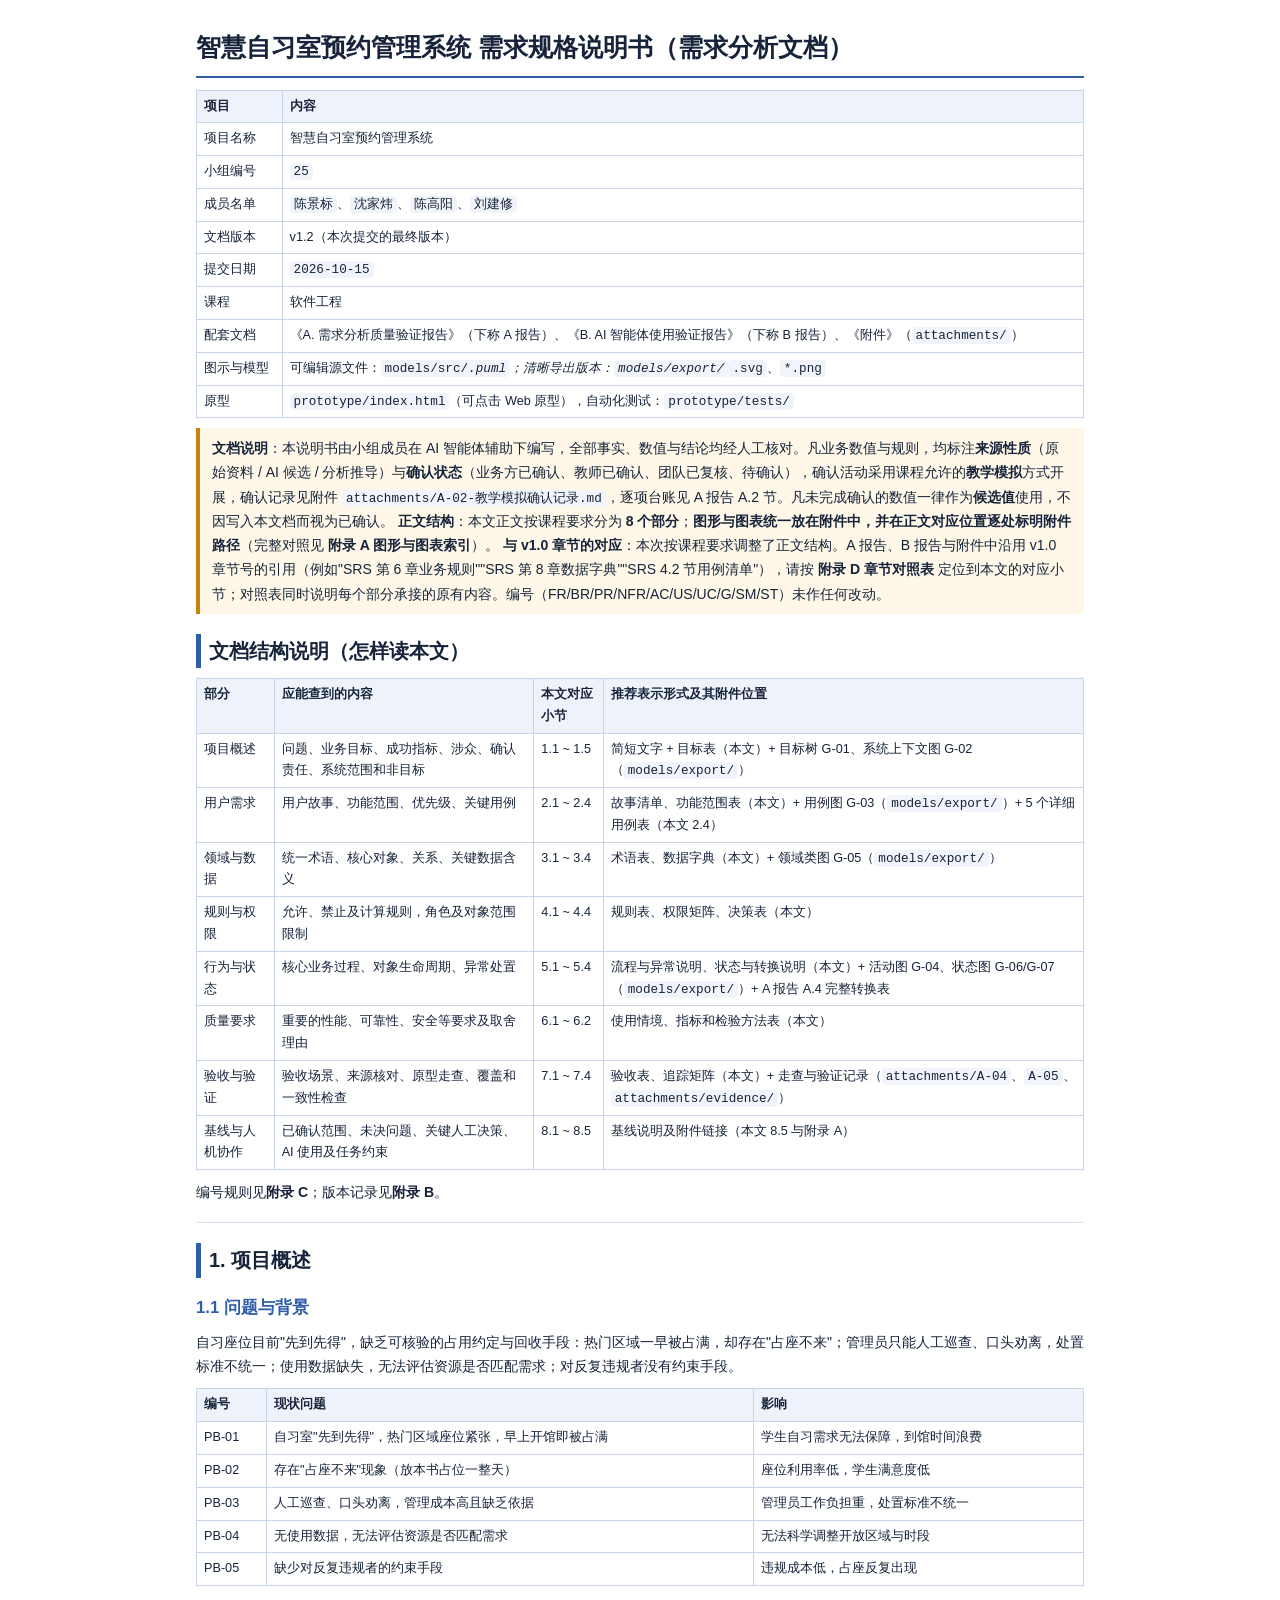
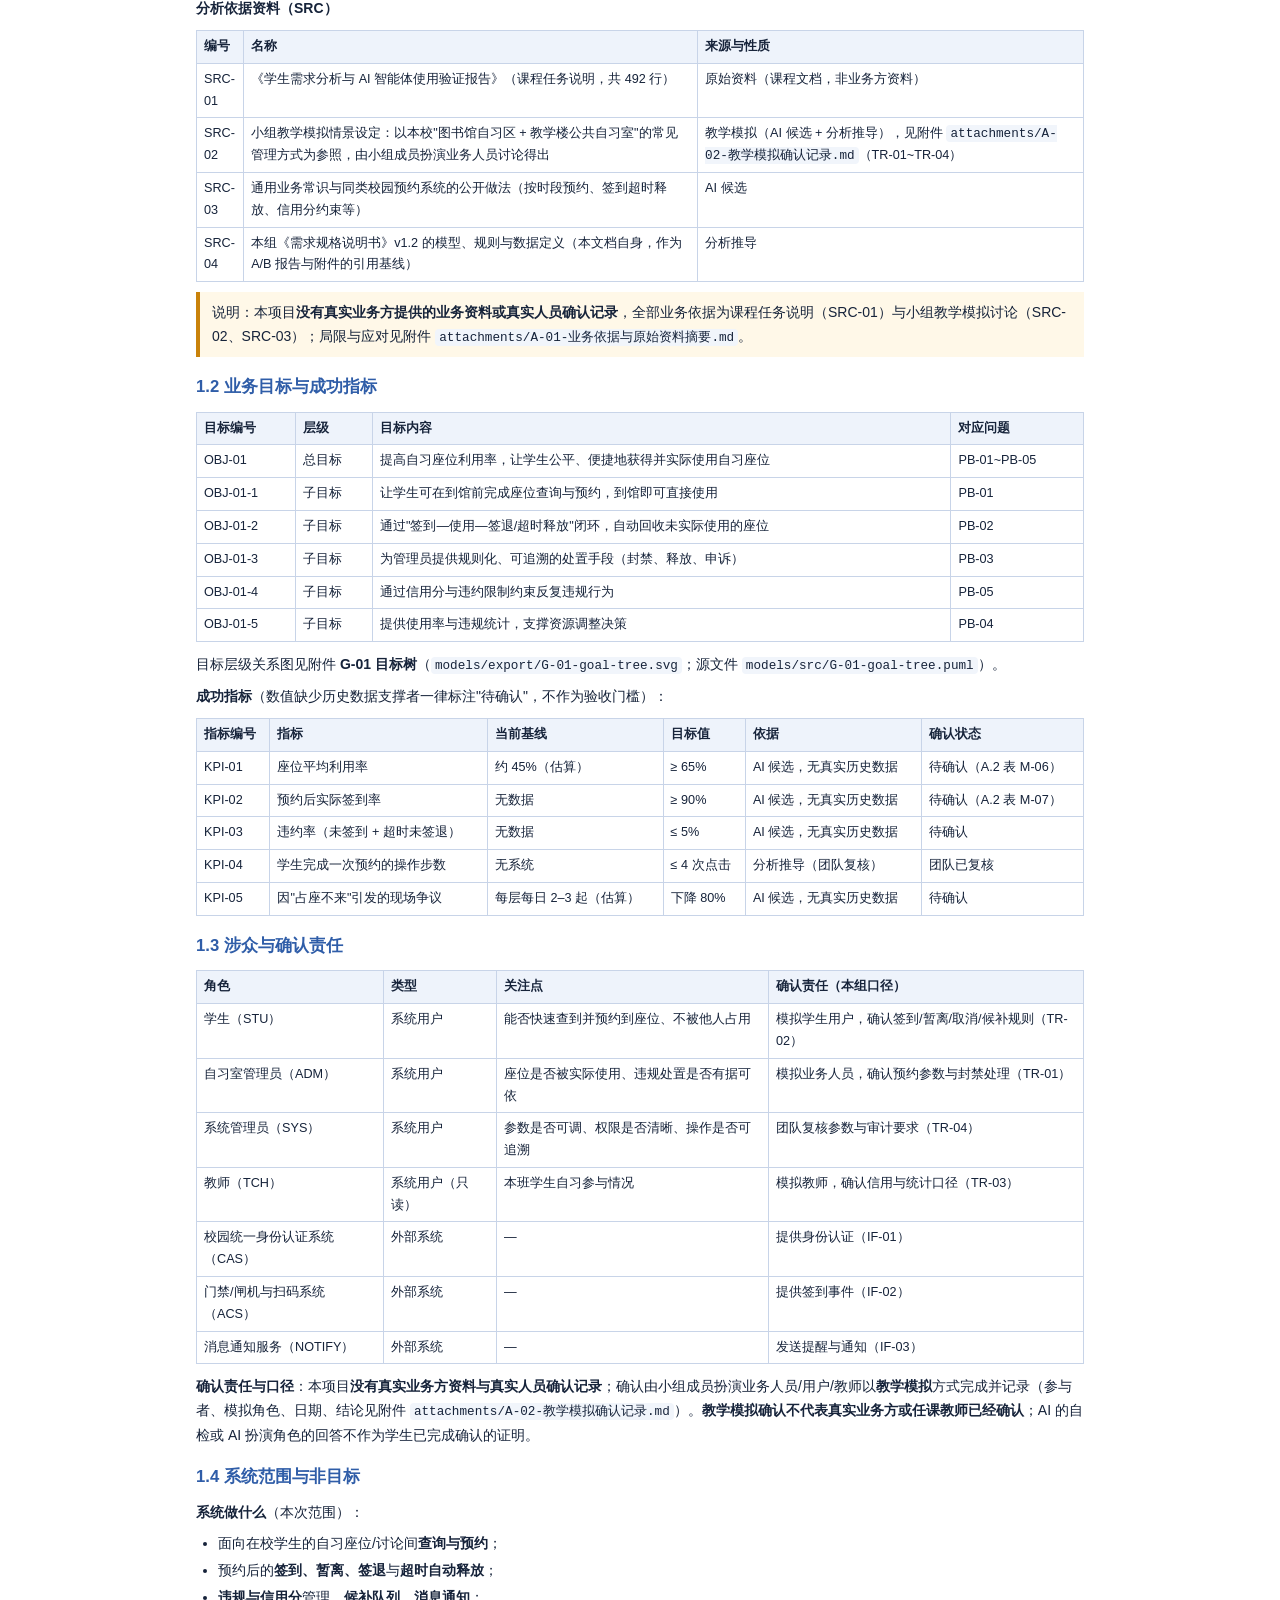
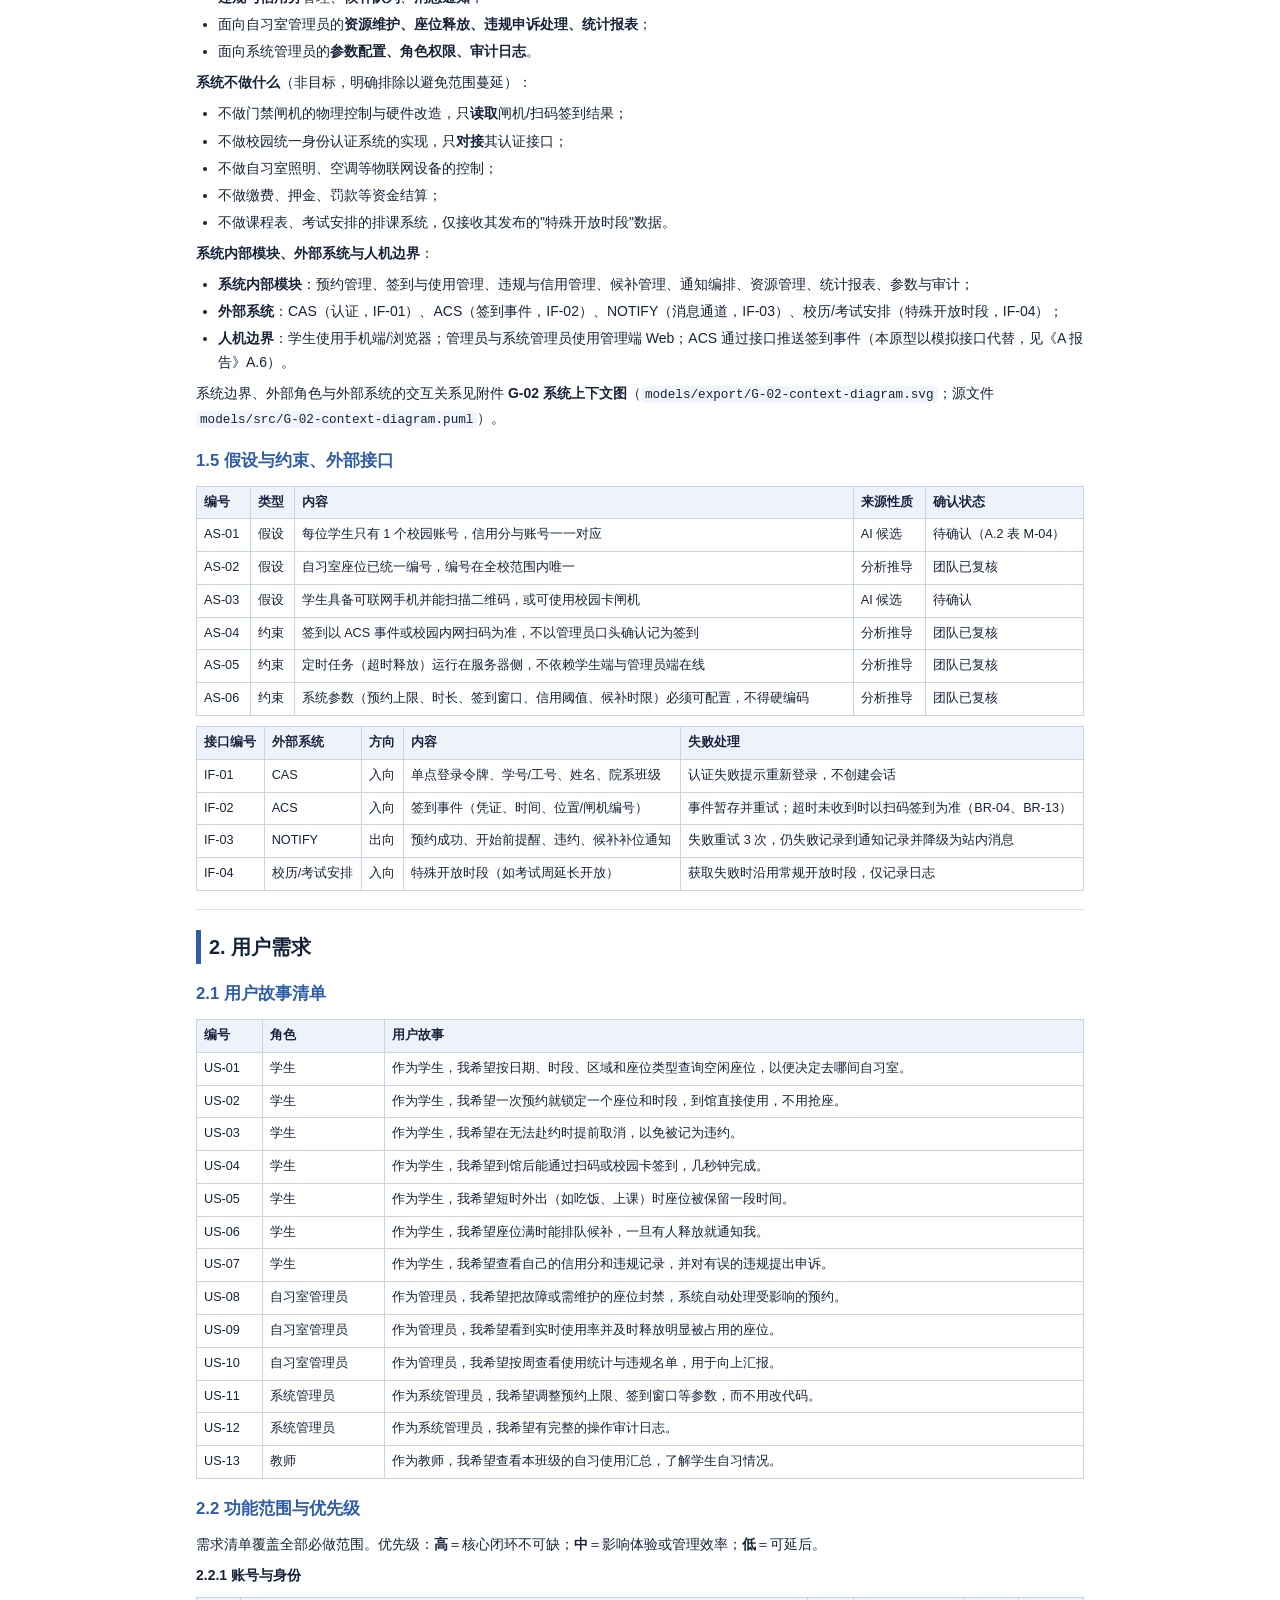
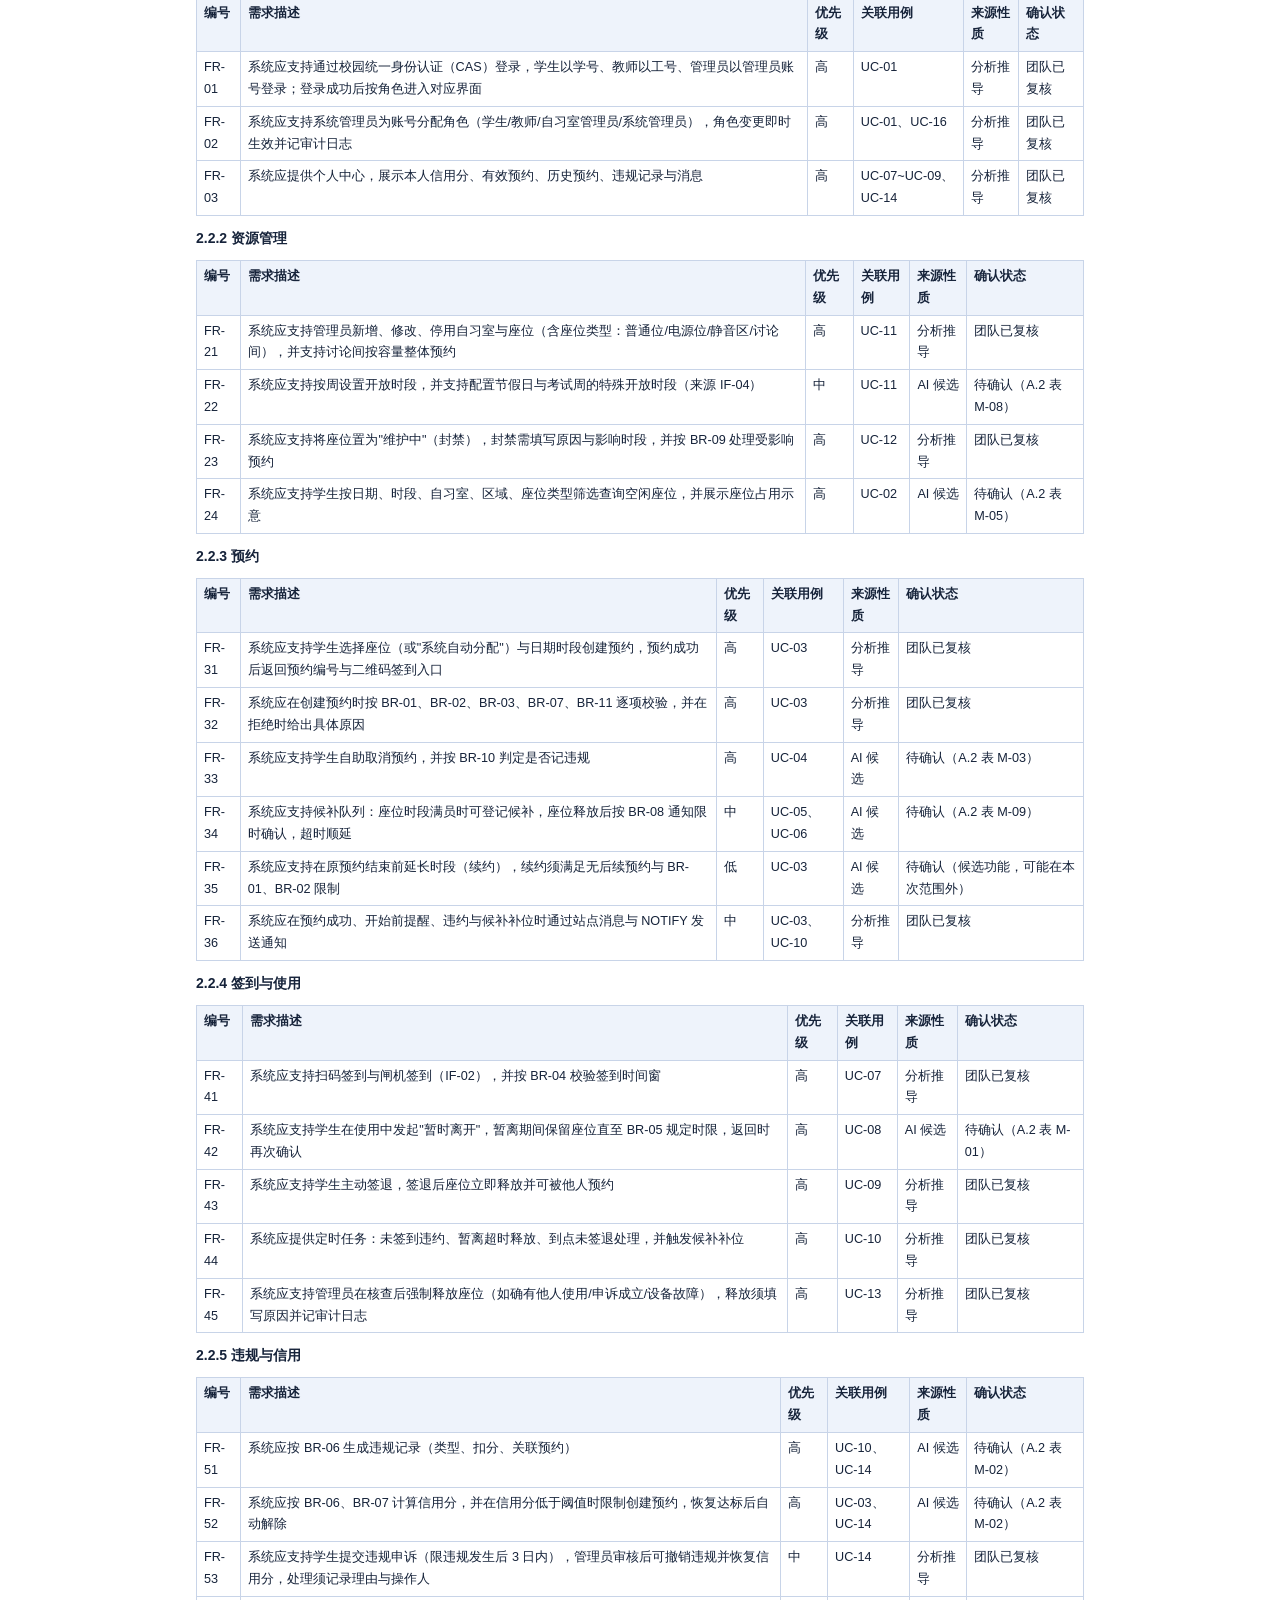
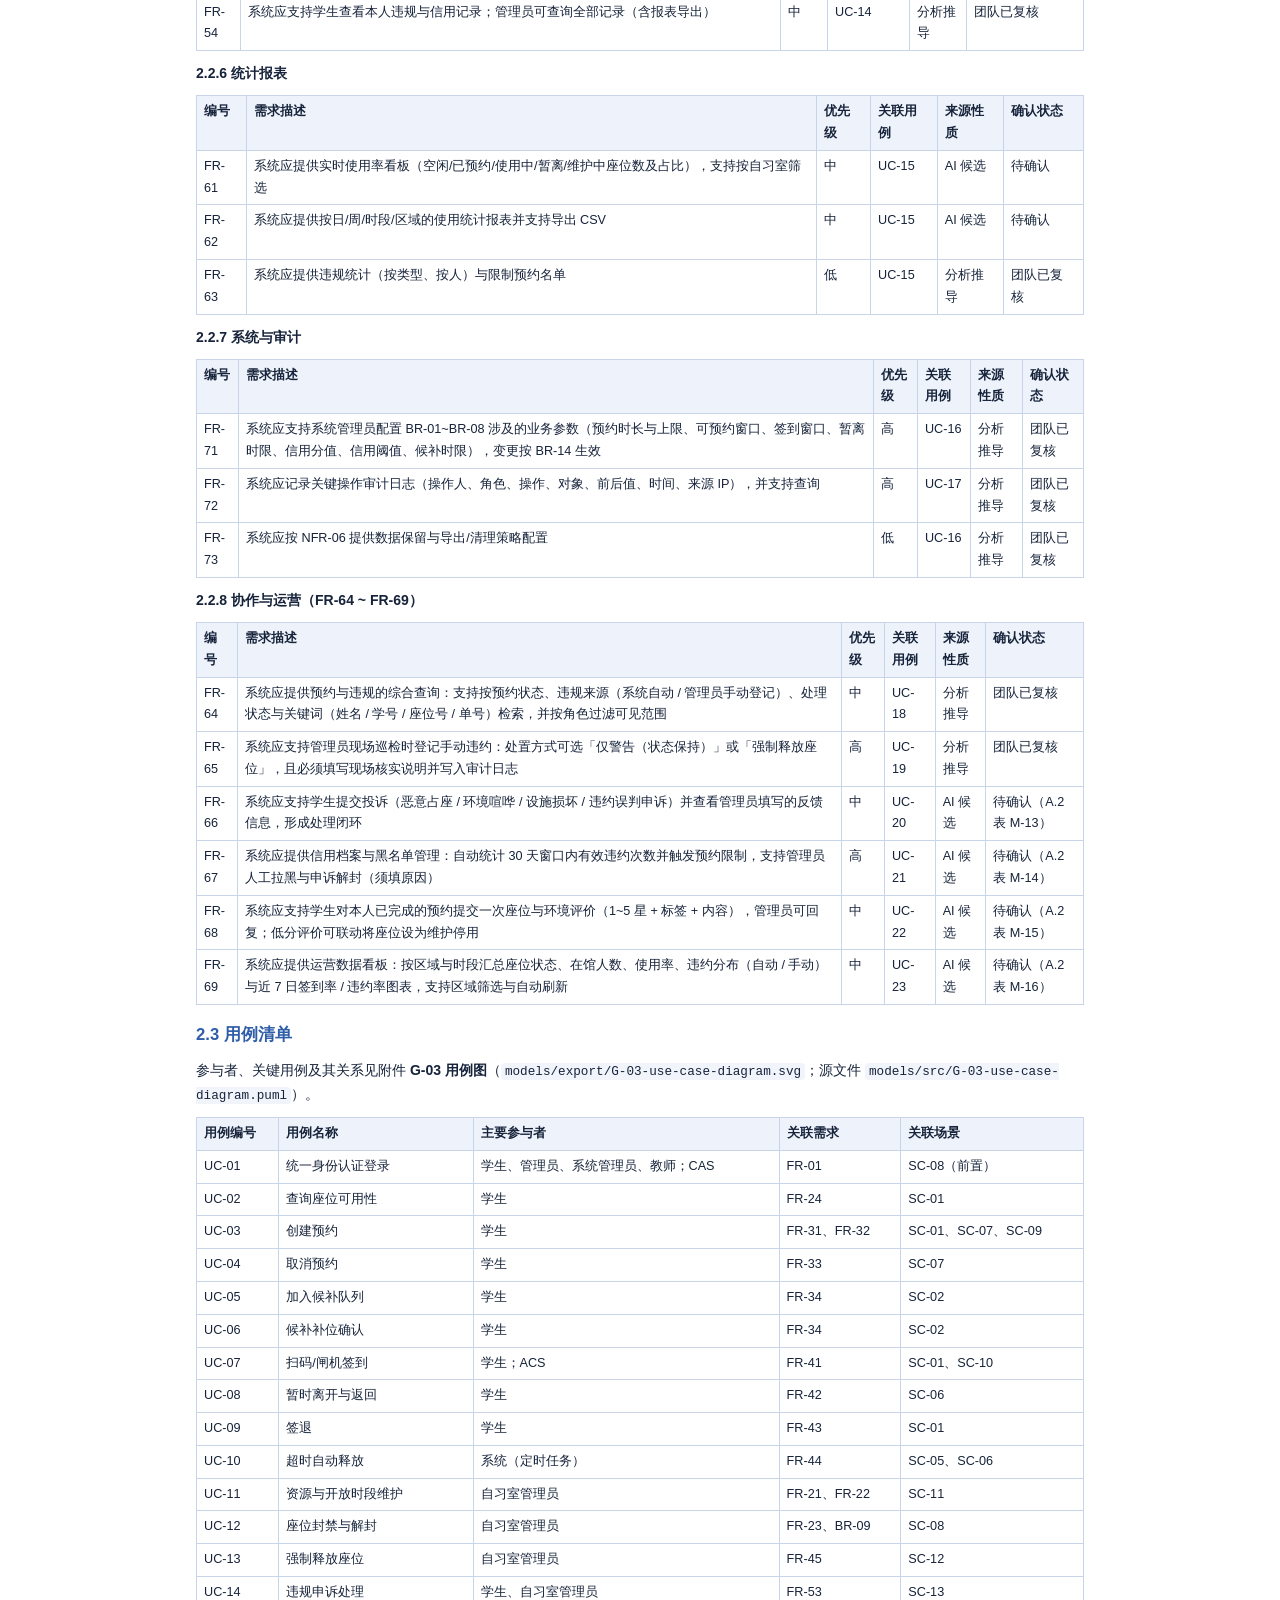
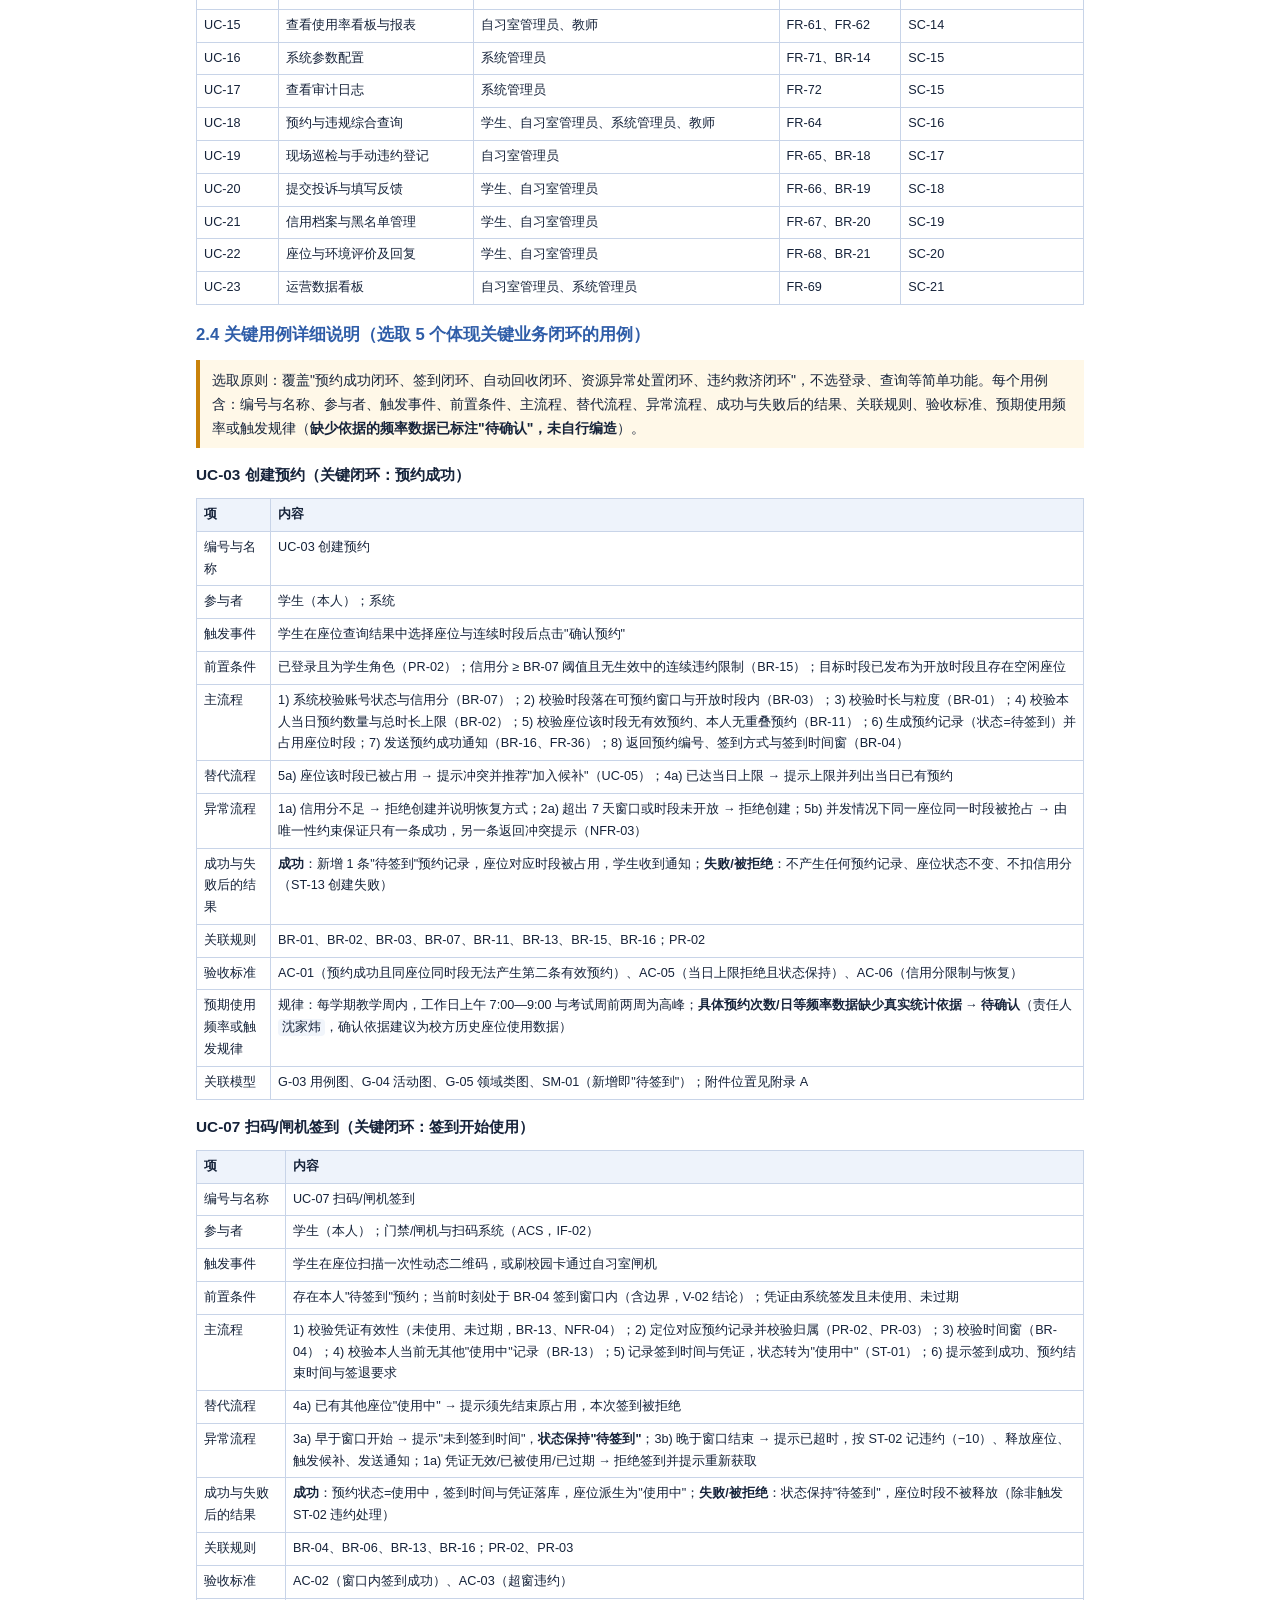
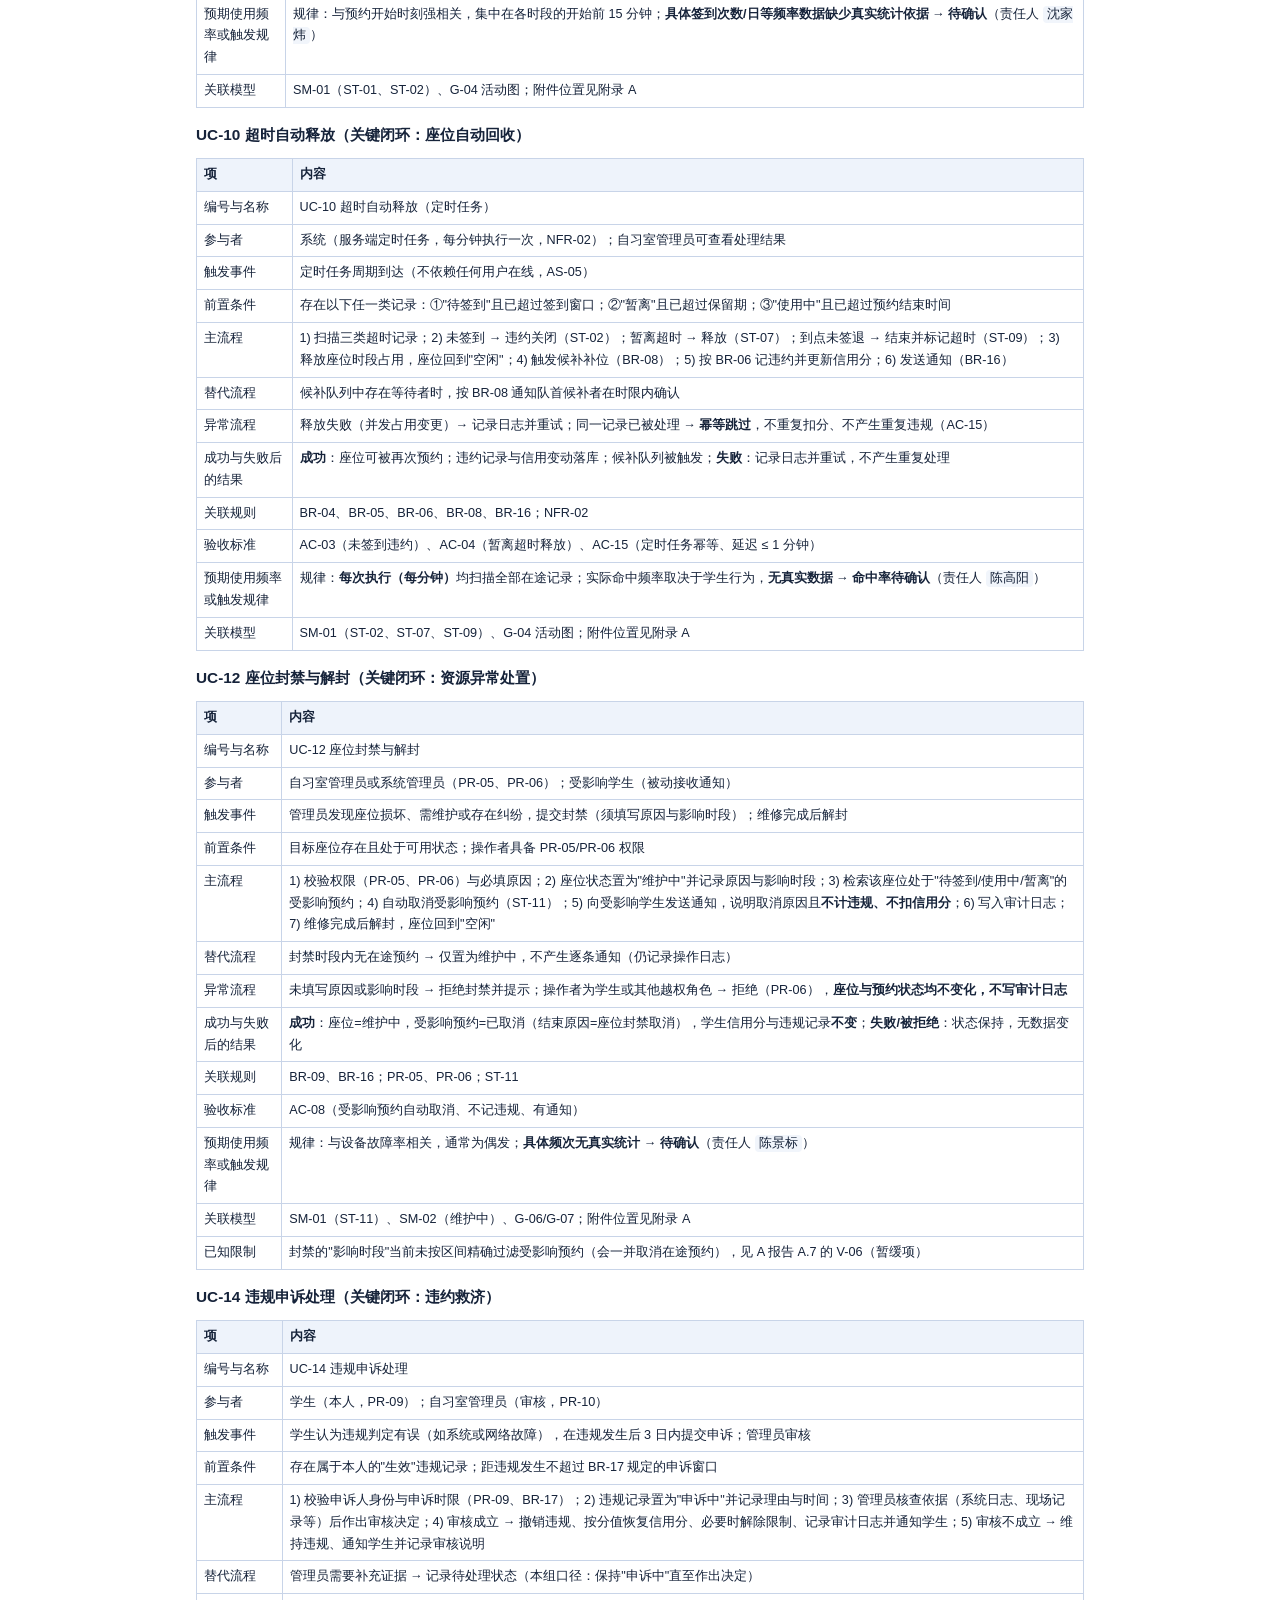
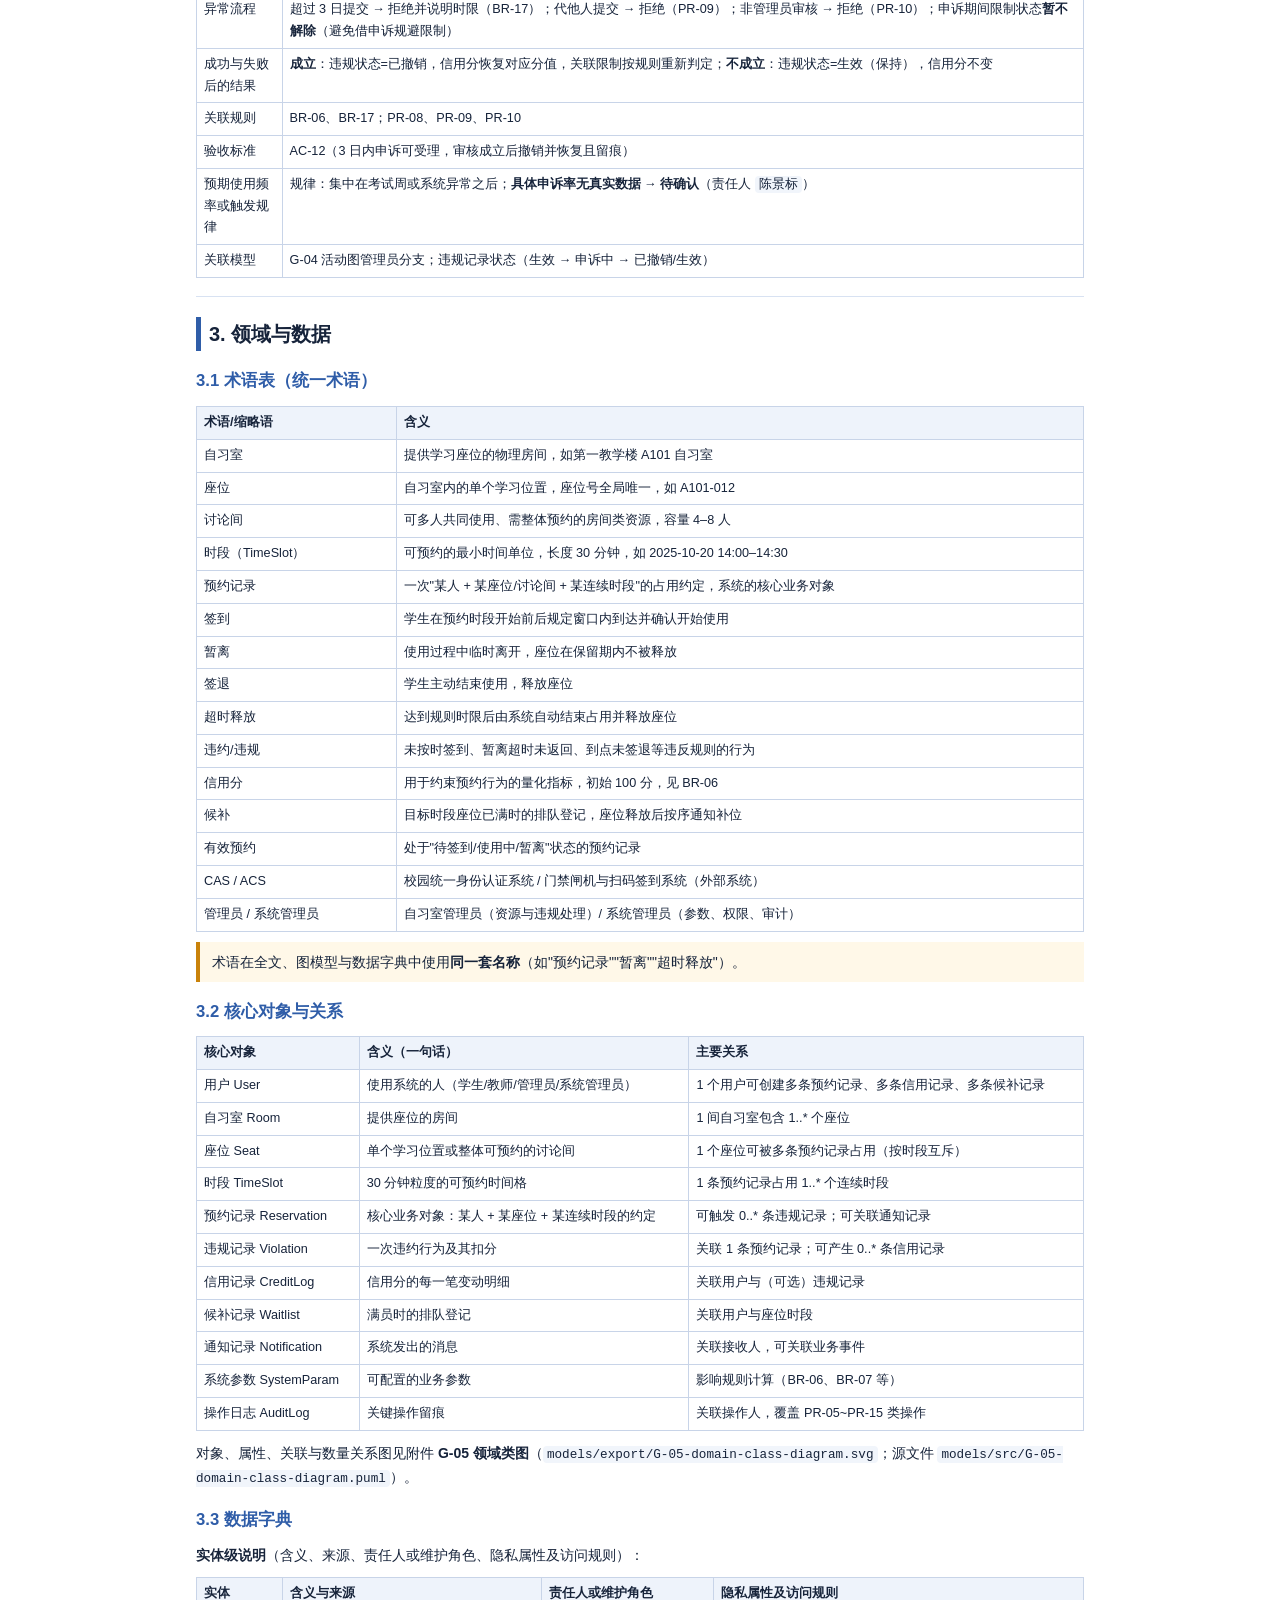
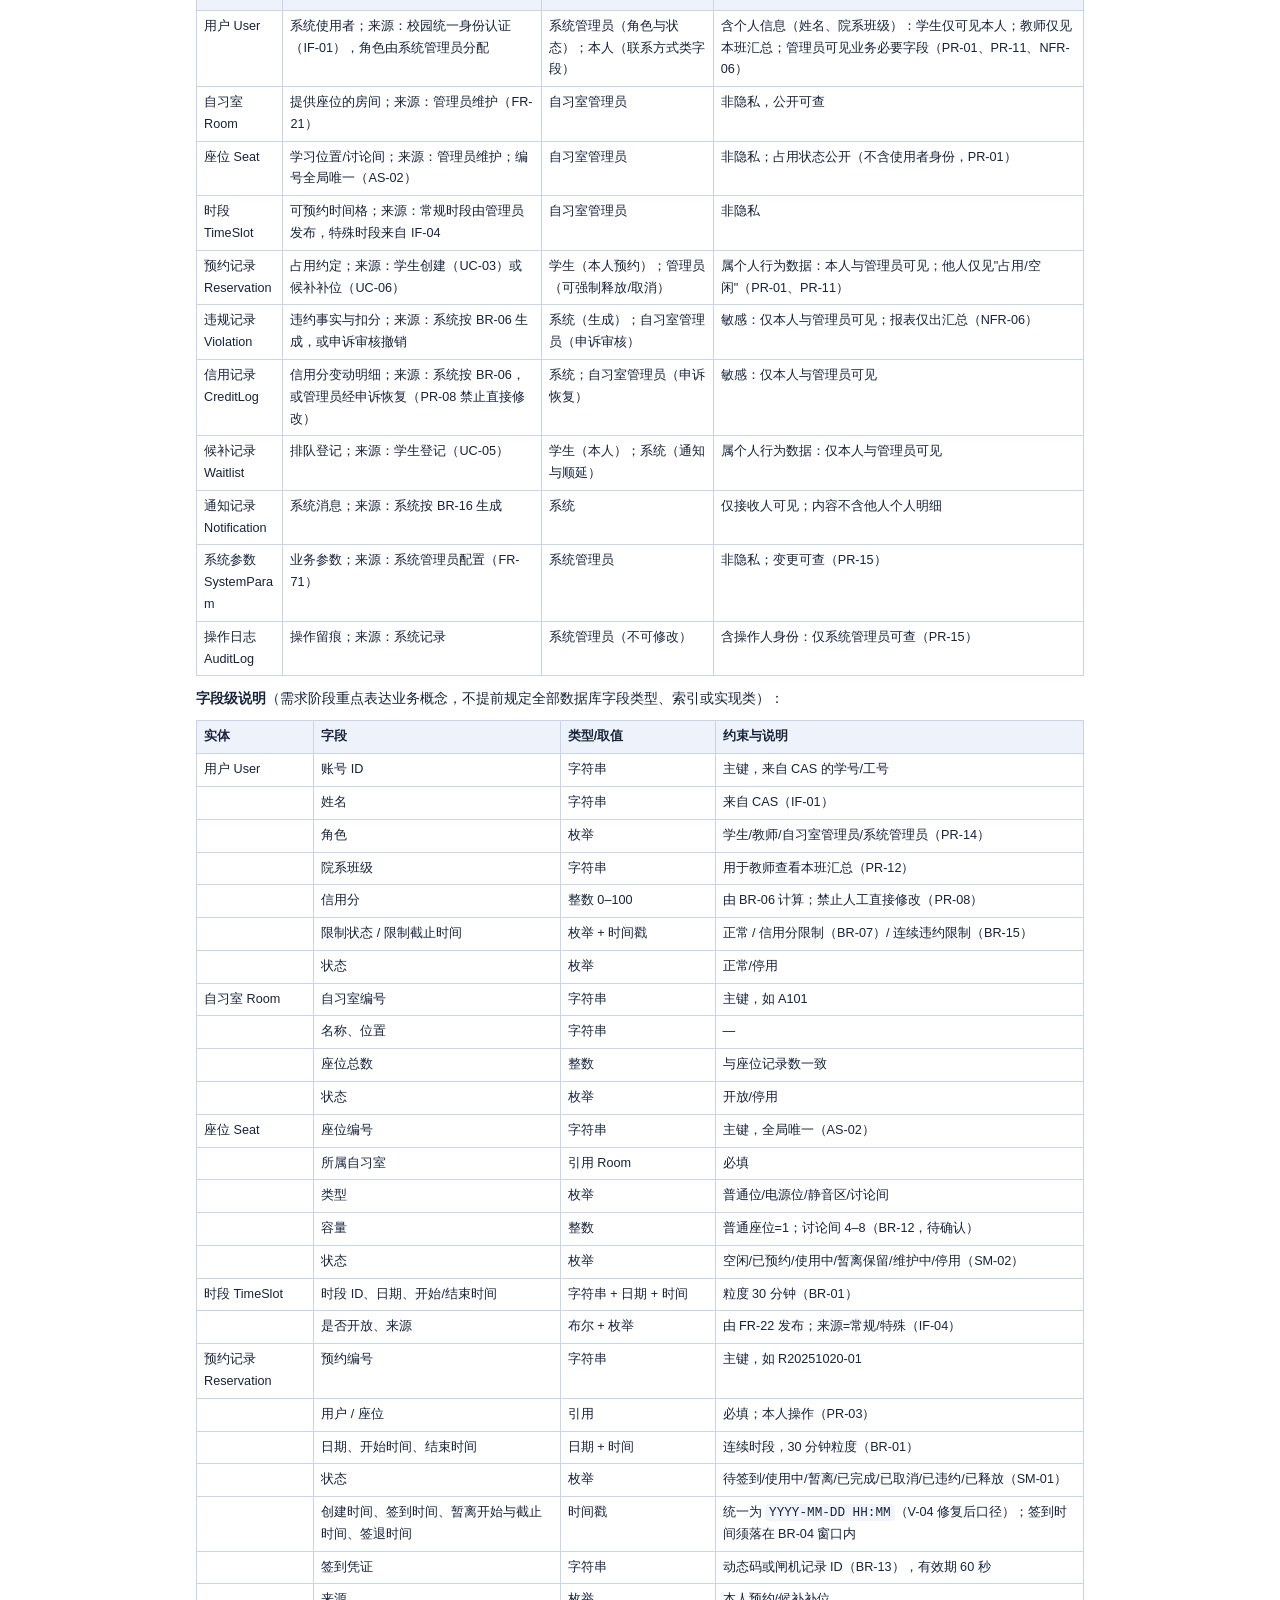
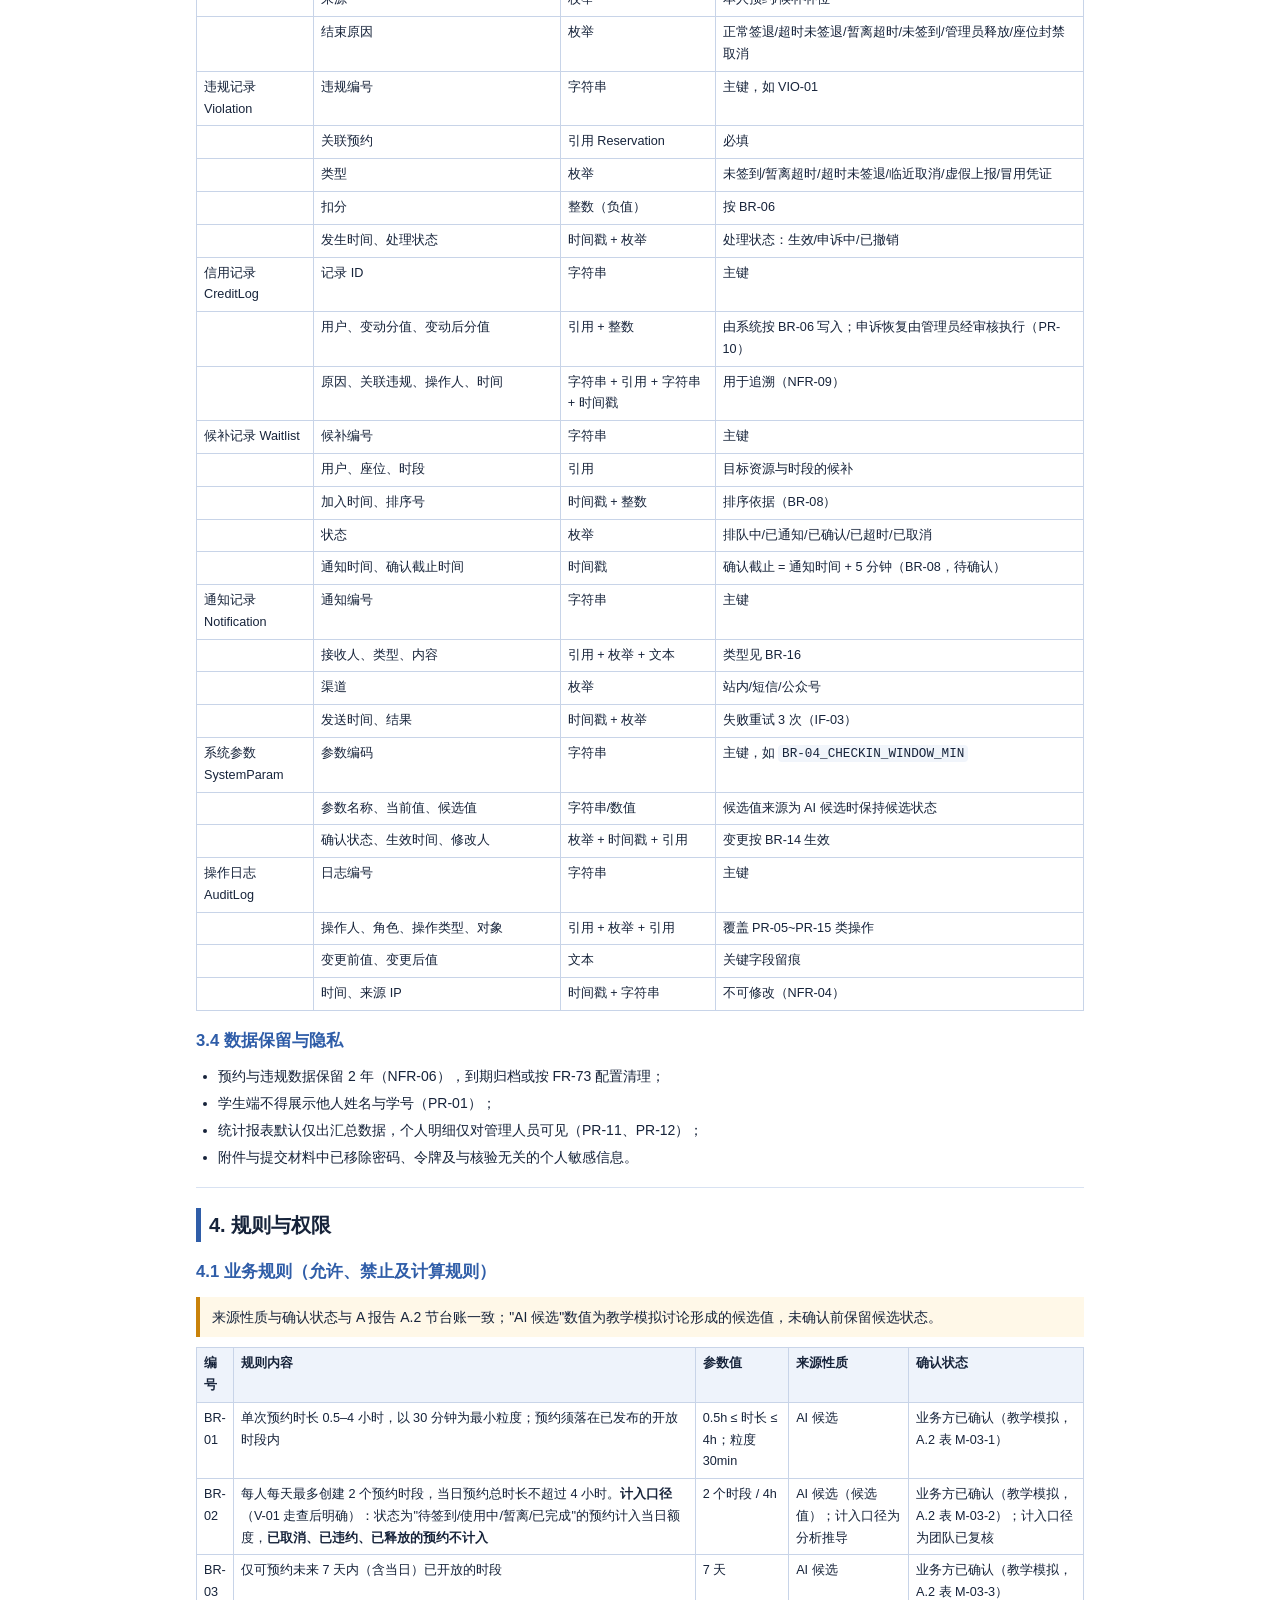
<file: 智慧自习室预约管理系统/需求分析/需求规格说明书.html>
<!DOCTYPE html>
<html lang="zh-CN">
<head>
<meta charset="utf-8">
<meta name="viewport" content="width=device-width, initial-scale=1">
<title>需求规格说明书</title>
<style>
@page { size: A4; margin: 16mm 14mm; }
* { box-sizing: border-box; }
body {
  font-family: "Microsoft YaHei", "PingFang SC", "Segoe UI", sans-serif;
  font-size: 10.5pt; line-height: 1.72; color: #16233a; margin: 0 auto; max-width: 900px; padding: 8px 6px 40px;
}
h1 { font-size: 19pt; border-bottom: 2px solid #2f5da8; padding-bottom: 6px; margin: 18px 0 12px; }
h2 { font-size: 15pt; border-left: 5px solid #2f5da8; padding-left: 8px; margin: 20px 0 10px; }
h3 { font-size: 12.5pt; color: #2f5da8; margin: 16px 0 8px; }
h4, h5, h6 { font-size: 11.5pt; margin: 14px 0 6px; }
p { margin: 7px 0; }
ul, ol { margin: 7px 0 7px 22px; padding: 0; }
li { margin: 3px 0; }
table { border-collapse: collapse; width: 100%; margin: 10px 0; font-size: 9.5pt; page-break-inside: auto; }
th, td { border: 1px solid #c8d4e8; padding: 5px 7px; text-align: left; vertical-align: top; word-break: break-word; }
th { background: #eef3fb; font-weight: 600; }
tr { page-break-inside: avoid; }
code { background: #f1f5fb; border-radius: 4px; padding: 1px 4px; font-family: Consolas, "Courier New", monospace; font-size: 9.5pt; }
pre { background: #f6f8fc; border: 1px solid #d8e2f2; border-radius: 6px; padding: 10px; overflow-x: auto; }
pre code { background: none; padding: 0; }
blockquote { margin: 10px 0; padding: 8px 12px; background: #fff8e8; border-left: 4px solid #c9820a; }
hr { border: none; border-top: 1px solid #d8e2f2; margin: 18px 0; }
a { color: #2f5da8; }
h1, h2, h3 { page-break-after: avoid; }
</style>
</head>
<body>
<h1>智慧自习室预约管理系统 需求规格说明书（需求分析文档）</h1>
<table><thead><tr><th>项目</th><th>内容</th></tr></thead><tbody>
<tr><td>项目名称</td><td>智慧自习室预约管理系统</td></tr>
<tr><td>小组编号</td><td><code>25</code></td></tr>
<tr><td>成员名单</td><td><code>陈景标</code>、<code>沈家炜</code>、<code>陈高阳</code>、<code>刘建修</code></td></tr>
<tr><td>文档版本</td><td>v1.2（本次提交的最终版本）</td></tr>
<tr><td>提交日期</td><td><code>2026-10-15</code></td></tr>
<tr><td>课程</td><td>软件工程</td></tr>
<tr><td>配套文档</td><td>《A. 需求分析质量验证报告》（下称 A 报告）、《B. AI 智能体使用验证报告》（下称 B 报告）、《附件》（<code>attachments/</code>）</td></tr>
<tr><td>图示与模型</td><td>可编辑源文件：<code>models/src/<em>.puml</code>；清晰导出版本：<code>models/export/</em>.svg</code>、<code>*.png</code></td></tr>
<tr><td>原型</td><td><code>prototype/index.html</code>（可点击 Web 原型），自动化测试：<code>prototype/tests/</code></td></tr>
</tbody></table>
<blockquote><strong>文档说明</strong>：本说明书由小组成员在 AI 智能体辅助下编写，全部事实、数值与结论均经人工核对。凡业务数值与规则，均标注<strong>来源性质</strong>（原始资料 / AI 候选 / 分析推导）与<strong>确认状态</strong>（业务方已确认、教师已确认、团队已复核、待确认），确认活动采用课程允许的<strong>教学模拟</strong>方式开展，确认记录见附件 <code>attachments/A-02-教学模拟确认记录.md</code>，逐项台账见 A 报告 A.2 节。凡未完成确认的数值一律作为<strong>候选值</strong>使用，不因写入本文档而视为已确认。  <strong>正文结构</strong>：本文正文按课程要求分为 <strong>8 个部分</strong>；<strong>图形与图表统一放在附件中，并在正文对应位置逐处标明附件路径</strong>（完整对照见 <strong>附录 A 图形与图表索引</strong>）。  <strong>与 v1.0 章节的对应</strong>：本次按课程要求调整了正文结构。A 报告、B 报告与附件中沿用 v1.0 章节号的引用（例如&quot;SRS 第 6 章业务规则&quot;&quot;SRS 第 8 章数据字典&quot;&quot;SRS 4.2 节用例清单&quot;），请按 <strong>附录 D 章节对照表</strong> 定位到本文的对应小节；对照表同时说明每个部分承接的原有内容。编号（FR/BR/PR/NFR/AC/US/UC/G/SM/ST）未作任何改动。</blockquote>
<h2>文档结构说明（怎样读本文）</h2>
<table><thead><tr><th>部分</th><th>应能查到的内容</th><th>本文对应小节</th><th>推荐表示形式及其附件位置</th></tr></thead><tbody>
<tr><td>项目概述</td><td>问题、业务目标、成功指标、涉众、确认责任、系统范围和非目标</td><td>1.1 ~ 1.5</td><td>简短文字 + 目标表（本文）+ 目标树 G-01、系统上下文图 G-02（<code>models/export/</code>）</td></tr>
<tr><td>用户需求</td><td>用户故事、功能范围、优先级、关键用例</td><td>2.1 ~ 2.4</td><td>故事清单、功能范围表（本文）+ 用例图 G-03（<code>models/export/</code>）+ 5 个详细用例表（本文 2.4）</td></tr>
<tr><td>领域与数据</td><td>统一术语、核心对象、关系、关键数据含义</td><td>3.1 ~ 3.4</td><td>术语表、数据字典（本文）+ 领域类图 G-05（<code>models/export/</code>）</td></tr>
<tr><td>规则与权限</td><td>允许、禁止及计算规则，角色及对象范围限制</td><td>4.1 ~ 4.4</td><td>规则表、权限矩阵、决策表（本文）</td></tr>
<tr><td>行为与状态</td><td>核心业务过程、对象生命周期、异常处置</td><td>5.1 ~ 5.4</td><td>流程与异常说明、状态与转换说明（本文）+ 活动图 G-04、状态图 G-06/G-07（<code>models/export/</code>）+ A 报告 A.4 完整转换表</td></tr>
<tr><td>质量要求</td><td>重要的性能、可靠性、安全等要求及取舍理由</td><td>6.1 ~ 6.2</td><td>使用情境、指标和检验方法表（本文）</td></tr>
<tr><td>验收与验证</td><td>验收场景、来源核对、原型走查、覆盖和一致性检查</td><td>7.1 ~ 7.4</td><td>验收表、追踪矩阵（本文）+ 走查与验证记录（<code>attachments/A-04</code>、<code>A-05</code>、<code>attachments/evidence/</code>）</td></tr>
<tr><td>基线与人机协作</td><td>已确认范围、未决问题、关键人工决策、AI 使用及任务约束</td><td>8.1 ~ 8.5</td><td>基线说明及附件链接（本文 8.5 与附录 A）</td></tr>
</tbody></table>
<p>编号规则见<strong>附录 C</strong>；版本记录见<strong>附录 B</strong>。</p>
<hr>
<h2>1. 项目概述</h2>
<h3>1.1 问题与背景</h3>
<p>自习座位目前&quot;先到先得&quot;，缺乏可核验的占用约定与回收手段：热门区域一早被占满，却存在&quot;占座不来&quot;；管理员只能人工巡查、口头劝离，处置标准不统一；使用数据缺失，无法评估资源是否匹配需求；对反复违规者没有约束手段。</p>
<table><thead><tr><th>编号</th><th>现状问题</th><th>影响</th></tr></thead><tbody>
<tr><td>PB-01</td><td>自习室&quot;先到先得&quot;，热门区域座位紧张，早上开馆即被占满</td><td>学生自习需求无法保障，到馆时间浪费</td></tr>
<tr><td>PB-02</td><td>存在&quot;占座不来&quot;现象（放本书占位一整天）</td><td>座位利用率低，学生满意度低</td></tr>
<tr><td>PB-03</td><td>人工巡查、口头劝离，管理成本高且缺乏依据</td><td>管理员工作负担重，处置标准不统一</td></tr>
<tr><td>PB-04</td><td>无使用数据，无法评估资源是否匹配需求</td><td>无法科学调整开放区域与时段</td></tr>
<tr><td>PB-05</td><td>缺少对反复违规者的约束手段</td><td>违规成本低，占座反复出现</td></tr>
</tbody></table>
<p><strong>分析依据资料（SRC）</strong></p>
<table><thead><tr><th>编号</th><th>名称</th><th>来源与性质</th></tr></thead><tbody>
<tr><td>SRC-01</td><td>《学生需求分析与 AI 智能体使用验证报告》（课程任务说明，共 492 行）</td><td>原始资料（课程文档，非业务方资料）</td></tr>
<tr><td>SRC-02</td><td>小组教学模拟情景设定：以本校&quot;图书馆自习区 + 教学楼公共自习室&quot;的常见管理方式为参照，由小组成员扮演业务人员讨论得出</td><td>教学模拟（AI 候选 + 分析推导），见附件 <code>attachments/A-02-教学模拟确认记录.md</code>（TR-01~TR-04）</td></tr>
<tr><td>SRC-03</td><td>通用业务常识与同类校园预约系统的公开做法（按时段预约、签到超时释放、信用分约束等）</td><td>AI 候选</td></tr>
<tr><td>SRC-04</td><td>本组《需求规格说明书》v1.2 的模型、规则与数据定义（本文档自身，作为 A/B 报告与附件的引用基线）</td><td>分析推导</td></tr>
</tbody></table>
<blockquote>说明：本项目<strong>没有真实业务方提供的业务资料或真实人员确认记录</strong>，全部业务依据为课程任务说明（SRC-01）与小组教学模拟讨论（SRC-02、SRC-03）；局限与应对见附件 <code>attachments/A-01-业务依据与原始资料摘要.md</code>。</blockquote>
<h3>1.2 业务目标与成功指标</h3>
<table><thead><tr><th>目标编号</th><th>层级</th><th>目标内容</th><th>对应问题</th></tr></thead><tbody>
<tr><td>OBJ-01</td><td>总目标</td><td>提高自习座位利用率，让学生公平、便捷地获得并实际使用自习座位</td><td>PB-01~PB-05</td></tr>
<tr><td>OBJ-01-1</td><td>子目标</td><td>让学生可在到馆前完成座位查询与预约，到馆即可直接使用</td><td>PB-01</td></tr>
<tr><td>OBJ-01-2</td><td>子目标</td><td>通过&quot;签到—使用—签退/超时释放&quot;闭环，自动回收未实际使用的座位</td><td>PB-02</td></tr>
<tr><td>OBJ-01-3</td><td>子目标</td><td>为管理员提供规则化、可追溯的处置手段（封禁、释放、申诉）</td><td>PB-03</td></tr>
<tr><td>OBJ-01-4</td><td>子目标</td><td>通过信用分与违约限制约束反复违规行为</td><td>PB-05</td></tr>
<tr><td>OBJ-01-5</td><td>子目标</td><td>提供使用率与违规统计，支撑资源调整决策</td><td>PB-04</td></tr>
</tbody></table>
<p>目标层级关系图见附件 <strong>G-01 目标树</strong>（<code>models/export/G-01-goal-tree.svg</code>；源文件 <code>models/src/G-01-goal-tree.puml</code>）。</p>
<p><strong>成功指标</strong>（数值缺少历史数据支撑者一律标注&quot;待确认&quot;，不作为验收门槛）：</p>
<table><thead><tr><th>指标编号</th><th>指标</th><th>当前基线</th><th>目标值</th><th>依据</th><th>确认状态</th></tr></thead><tbody>
<tr><td>KPI-01</td><td>座位平均利用率</td><td>约 45%（估算）</td><td>≥ 65%</td><td>AI 候选，无真实历史数据</td><td>待确认（A.2 表 M-06）</td></tr>
<tr><td>KPI-02</td><td>预约后实际签到率</td><td>无数据</td><td>≥ 90%</td><td>AI 候选，无真实历史数据</td><td>待确认（A.2 表 M-07）</td></tr>
<tr><td>KPI-03</td><td>违约率（未签到 + 超时未签退）</td><td>无数据</td><td>≤ 5%</td><td>AI 候选，无真实历史数据</td><td>待确认</td></tr>
<tr><td>KPI-04</td><td>学生完成一次预约的操作步数</td><td>无系统</td><td>≤ 4 次点击</td><td>分析推导（团队复核）</td><td>团队已复核</td></tr>
<tr><td>KPI-05</td><td>因&quot;占座不来&quot;引发的现场争议</td><td>每层每日 2–3 起（估算）</td><td>下降 80%</td><td>AI 候选，无真实历史数据</td><td>待确认</td></tr>
</tbody></table>
<h3>1.3 涉众与确认责任</h3>
<table><thead><tr><th>角色</th><th>类型</th><th>关注点</th><th>确认责任（本组口径）</th></tr></thead><tbody>
<tr><td>学生（STU）</td><td>系统用户</td><td>能否快速查到并预约到座位、不被他人占用</td><td>模拟学生用户，确认签到/暂离/取消/候补规则（TR-02）</td></tr>
<tr><td>自习室管理员（ADM）</td><td>系统用户</td><td>座位是否被实际使用、违规处置是否有据可依</td><td>模拟业务人员，确认预约参数与封禁处理（TR-01）</td></tr>
<tr><td>系统管理员（SYS）</td><td>系统用户</td><td>参数是否可调、权限是否清晰、操作是否可追溯</td><td>团队复核参数与审计要求（TR-04）</td></tr>
<tr><td>教师（TCH）</td><td>系统用户（只读）</td><td>本班学生自习参与情况</td><td>模拟教师，确认信用与统计口径（TR-03）</td></tr>
<tr><td>校园统一身份认证系统（CAS）</td><td>外部系统</td><td>—</td><td>提供身份认证（IF-01）</td></tr>
<tr><td>门禁/闸机与扫码系统（ACS）</td><td>外部系统</td><td>—</td><td>提供签到事件（IF-02）</td></tr>
<tr><td>消息通知服务（NOTIFY）</td><td>外部系统</td><td>—</td><td>发送提醒与通知（IF-03）</td></tr>
</tbody></table>
<p><strong>确认责任与口径</strong>：本项目<strong>没有真实业务方资料与真实人员确认记录</strong>；确认由小组成员扮演业务人员/用户/教师以<strong>教学模拟</strong>方式完成并记录（参与者、模拟角色、日期、结论见附件 <code>attachments/A-02-教学模拟确认记录.md</code>）。<strong>教学模拟确认不代表真实业务方或任课教师已经确认</strong>；AI 的自检或 AI 扮演角色的回答不作为学生已完成确认的证明。</p>
<h3>1.4 系统范围与非目标</h3>
<p><strong>系统做什么</strong>（本次范围）：</p>
<ul>
<li>面向在校学生的自习座位/讨论间<strong>查询与预约</strong>；</li>
<li>预约后的<strong>签到、暂离、签退</strong>与<strong>超时自动释放</strong>；</li>
<li><strong>违规与信用分</strong>管理、<strong>候补队列</strong>、<strong>消息通知</strong>；</li>
<li>面向自习室管理员的<strong>资源维护、座位释放、违规申诉处理、统计报表</strong>；</li>
<li>面向系统管理员的<strong>参数配置、角色权限、审计日志</strong>。</li>
</ul>
<p><strong>系统不做什么</strong>（非目标，明确排除以避免范围蔓延）：</p>
<ul>
<li>不做门禁闸机的物理控制与硬件改造，只<strong>读取</strong>闸机/扫码签到结果；</li>
<li>不做校园统一身份认证系统的实现，只<strong>对接</strong>其认证接口；</li>
<li>不做自习室照明、空调等物联网设备的控制；</li>
<li>不做缴费、押金、罚款等资金结算；</li>
<li>不做课程表、考试安排的排课系统，仅接收其发布的&quot;特殊开放时段&quot;数据。</li>
</ul>
<p><strong>系统内部模块、外部系统与人机边界</strong>：</p>
<ul>
<li><strong>系统内部模块</strong>：预约管理、签到与使用管理、违规与信用管理、候补管理、通知编排、资源管理、统计报表、参数与审计；</li>
<li><strong>外部系统</strong>：CAS（认证，IF-01）、ACS（签到事件，IF-02）、NOTIFY（消息通道，IF-03）、校历/考试安排（特殊开放时段，IF-04）；</li>
<li><strong>人机边界</strong>：学生使用手机端/浏览器；管理员与系统管理员使用管理端 Web；ACS 通过接口推送签到事件（本原型以模拟接口代替，见《A 报告》A.6）。</li>
</ul>
<p>系统边界、外部角色与外部系统的交互关系见附件 <strong>G-02 系统上下文图</strong>（<code>models/export/G-02-context-diagram.svg</code>；源文件 <code>models/src/G-02-context-diagram.puml</code>）。</p>
<h3>1.5 假设与约束、外部接口</h3>
<table><thead><tr><th>编号</th><th>类型</th><th>内容</th><th>来源性质</th><th>确认状态</th></tr></thead><tbody>
<tr><td>AS-01</td><td>假设</td><td>每位学生只有 1 个校园账号，信用分与账号一一对应</td><td>AI 候选</td><td>待确认（A.2 表 M-04）</td></tr>
<tr><td>AS-02</td><td>假设</td><td>自习室座位已统一编号，编号在全校范围内唯一</td><td>分析推导</td><td>团队已复核</td></tr>
<tr><td>AS-03</td><td>假设</td><td>学生具备可联网手机并能扫描二维码，或可使用校园卡闸机</td><td>AI 候选</td><td>待确认</td></tr>
<tr><td>AS-04</td><td>约束</td><td>签到以 ACS 事件或校园内网扫码为准，不以管理员口头确认记为签到</td><td>分析推导</td><td>团队已复核</td></tr>
<tr><td>AS-05</td><td>约束</td><td>定时任务（超时释放）运行在服务器侧，不依赖学生端与管理员端在线</td><td>分析推导</td><td>团队已复核</td></tr>
<tr><td>AS-06</td><td>约束</td><td>系统参数（预约上限、时长、签到窗口、信用阈值、候补时限）必须可配置，不得硬编码</td><td>分析推导</td><td>团队已复核</td></tr>
</tbody></table>
<table><thead><tr><th>接口编号</th><th>外部系统</th><th>方向</th><th>内容</th><th>失败处理</th></tr></thead><tbody>
<tr><td>IF-01</td><td>CAS</td><td>入向</td><td>单点登录令牌、学号/工号、姓名、院系班级</td><td>认证失败提示重新登录，不创建会话</td></tr>
<tr><td>IF-02</td><td>ACS</td><td>入向</td><td>签到事件（凭证、时间、位置/闸机编号）</td><td>事件暂存并重试；超时未收到时以扫码签到为准（BR-04、BR-13）</td></tr>
<tr><td>IF-03</td><td>NOTIFY</td><td>出向</td><td>预约成功、开始前提醒、违约、候补补位通知</td><td>失败重试 3 次，仍失败记录到通知记录并降级为站内消息</td></tr>
<tr><td>IF-04</td><td>校历/考试安排</td><td>入向</td><td>特殊开放时段（如考试周延长开放）</td><td>获取失败时沿用常规开放时段，仅记录日志</td></tr>
</tbody></table>
<hr>
<h2>2. 用户需求</h2>
<h3>2.1 用户故事清单</h3>
<table><thead><tr><th>编号</th><th>角色</th><th>用户故事</th></tr></thead><tbody>
<tr><td>US-01</td><td>学生</td><td>作为学生，我希望按日期、时段、区域和座位类型查询空闲座位，以便决定去哪间自习室。</td></tr>
<tr><td>US-02</td><td>学生</td><td>作为学生，我希望一次预约就锁定一个座位和时段，到馆直接使用，不用抢座。</td></tr>
<tr><td>US-03</td><td>学生</td><td>作为学生，我希望在无法赴约时提前取消，以免被记为违约。</td></tr>
<tr><td>US-04</td><td>学生</td><td>作为学生，我希望到馆后能通过扫码或校园卡签到，几秒钟完成。</td></tr>
<tr><td>US-05</td><td>学生</td><td>作为学生，我希望短时外出（如吃饭、上课）时座位被保留一段时间。</td></tr>
<tr><td>US-06</td><td>学生</td><td>作为学生，我希望座位满时能排队候补，一旦有人释放就通知我。</td></tr>
<tr><td>US-07</td><td>学生</td><td>作为学生，我希望查看自己的信用分和违规记录，并对有误的违规提出申诉。</td></tr>
<tr><td>US-08</td><td>自习室管理员</td><td>作为管理员，我希望把故障或需维护的座位封禁，系统自动处理受影响的预约。</td></tr>
<tr><td>US-09</td><td>自习室管理员</td><td>作为管理员，我希望看到实时使用率并及时释放明显被占用的座位。</td></tr>
<tr><td>US-10</td><td>自习室管理员</td><td>作为管理员，我希望按周查看使用统计与违规名单，用于向上汇报。</td></tr>
<tr><td>US-11</td><td>系统管理员</td><td>作为系统管理员，我希望调整预约上限、签到窗口等参数，而不用改代码。</td></tr>
<tr><td>US-12</td><td>系统管理员</td><td>作为系统管理员，我希望有完整的操作审计日志。</td></tr>
<tr><td>US-13</td><td>教师</td><td>作为教师，我希望查看本班级的自习使用汇总，了解学生自习情况。</td></tr>
</tbody></table>
<h3>2.2 功能范围与优先级</h3>
<p>需求清单覆盖全部必做范围。优先级：<strong>高</strong>＝核心闭环不可缺；<strong>中</strong>＝影响体验或管理效率；<strong>低</strong>＝可延后。</p>
<p><strong>2.2.1 账号与身份</strong></p>
<table><thead><tr><th>编号</th><th>需求描述</th><th>优先级</th><th>关联用例</th><th>来源性质</th><th>确认状态</th></tr></thead><tbody>
<tr><td>FR-01</td><td>系统应支持通过校园统一身份认证（CAS）登录，学生以学号、教师以工号、管理员以管理员账号登录；登录成功后按角色进入对应界面</td><td>高</td><td>UC-01</td><td>分析推导</td><td>团队已复核</td></tr>
<tr><td>FR-02</td><td>系统应支持系统管理员为账号分配角色（学生/教师/自习室管理员/系统管理员），角色变更即时生效并记审计日志</td><td>高</td><td>UC-01、UC-16</td><td>分析推导</td><td>团队已复核</td></tr>
<tr><td>FR-03</td><td>系统应提供个人中心，展示本人信用分、有效预约、历史预约、违规记录与消息</td><td>高</td><td>UC-07~UC-09、UC-14</td><td>分析推导</td><td>团队已复核</td></tr>
</tbody></table>
<p><strong>2.2.2 资源管理</strong></p>
<table><thead><tr><th>编号</th><th>需求描述</th><th>优先级</th><th>关联用例</th><th>来源性质</th><th>确认状态</th></tr></thead><tbody>
<tr><td>FR-21</td><td>系统应支持管理员新增、修改、停用自习室与座位（含座位类型：普通位/电源位/静音区/讨论间），并支持讨论间按容量整体预约</td><td>高</td><td>UC-11</td><td>分析推导</td><td>团队已复核</td></tr>
<tr><td>FR-22</td><td>系统应支持按周设置开放时段，并支持配置节假日与考试周的特殊开放时段（来源 IF-04）</td><td>中</td><td>UC-11</td><td>AI 候选</td><td>待确认（A.2 表 M-08）</td></tr>
<tr><td>FR-23</td><td>系统应支持将座位置为&quot;维护中&quot;（封禁），封禁需填写原因与影响时段，并按 BR-09 处理受影响预约</td><td>高</td><td>UC-12</td><td>分析推导</td><td>团队已复核</td></tr>
<tr><td>FR-24</td><td>系统应支持学生按日期、时段、自习室、区域、座位类型筛选查询空闲座位，并展示座位占用示意</td><td>高</td><td>UC-02</td><td>AI 候选</td><td>待确认（A.2 表 M-05）</td></tr>
</tbody></table>
<p><strong>2.2.3 预约</strong></p>
<table><thead><tr><th>编号</th><th>需求描述</th><th>优先级</th><th>关联用例</th><th>来源性质</th><th>确认状态</th></tr></thead><tbody>
<tr><td>FR-31</td><td>系统应支持学生选择座位（或&quot;系统自动分配&quot;）与日期时段创建预约，预约成功后返回预约编号与二维码签到入口</td><td>高</td><td>UC-03</td><td>分析推导</td><td>团队已复核</td></tr>
<tr><td>FR-32</td><td>系统应在创建预约时按 BR-01、BR-02、BR-03、BR-07、BR-11 逐项校验，并在拒绝时给出具体原因</td><td>高</td><td>UC-03</td><td>分析推导</td><td>团队已复核</td></tr>
<tr><td>FR-33</td><td>系统应支持学生自助取消预约，并按 BR-10 判定是否记违规</td><td>高</td><td>UC-04</td><td>AI 候选</td><td>待确认（A.2 表 M-03）</td></tr>
<tr><td>FR-34</td><td>系统应支持候补队列：座位时段满员时可登记候补，座位释放后按 BR-08 通知限时确认，超时顺延</td><td>中</td><td>UC-05、UC-06</td><td>AI 候选</td><td>待确认（A.2 表 M-09）</td></tr>
<tr><td>FR-35</td><td>系统应支持在原预约结束前延长时段（续约），续约须满足无后续预约与 BR-01、BR-02 限制</td><td>低</td><td>UC-03</td><td>AI 候选</td><td>待确认（候选功能，可能在本次范围外）</td></tr>
<tr><td>FR-36</td><td>系统应在预约成功、开始前提醒、违约与候补补位时通过站点消息与 NOTIFY 发送通知</td><td>中</td><td>UC-03、UC-10</td><td>分析推导</td><td>团队已复核</td></tr>
</tbody></table>
<p><strong>2.2.4 签到与使用</strong></p>
<table><thead><tr><th>编号</th><th>需求描述</th><th>优先级</th><th>关联用例</th><th>来源性质</th><th>确认状态</th></tr></thead><tbody>
<tr><td>FR-41</td><td>系统应支持扫码签到与闸机签到（IF-02），并按 BR-04 校验签到时间窗</td><td>高</td><td>UC-07</td><td>分析推导</td><td>团队已复核</td></tr>
<tr><td>FR-42</td><td>系统应支持学生在使用中发起&quot;暂时离开&quot;，暂离期间保留座位直至 BR-05 规定时限，返回时再次确认</td><td>高</td><td>UC-08</td><td>AI 候选</td><td>待确认（A.2 表 M-01）</td></tr>
<tr><td>FR-43</td><td>系统应支持学生主动签退，签退后座位立即释放并可被他人预约</td><td>高</td><td>UC-09</td><td>分析推导</td><td>团队已复核</td></tr>
<tr><td>FR-44</td><td>系统应提供定时任务：未签到违约、暂离超时释放、到点未签退处理，并触发候补补位</td><td>高</td><td>UC-10</td><td>分析推导</td><td>团队已复核</td></tr>
<tr><td>FR-45</td><td>系统应支持管理员在核查后强制释放座位（如确有他人使用/申诉成立/设备故障），释放须填写原因并记审计日志</td><td>高</td><td>UC-13</td><td>分析推导</td><td>团队已复核</td></tr>
</tbody></table>
<p><strong>2.2.5 违规与信用</strong></p>
<table><thead><tr><th>编号</th><th>需求描述</th><th>优先级</th><th>关联用例</th><th>来源性质</th><th>确认状态</th></tr></thead><tbody>
<tr><td>FR-51</td><td>系统应按 BR-06 生成违规记录（类型、扣分、关联预约）</td><td>高</td><td>UC-10、UC-14</td><td>AI 候选</td><td>待确认（A.2 表 M-02）</td></tr>
<tr><td>FR-52</td><td>系统应按 BR-06、BR-07 计算信用分，并在信用分低于阈值时限制创建预约，恢复达标后自动解除</td><td>高</td><td>UC-03、UC-14</td><td>AI 候选</td><td>待确认（A.2 表 M-02）</td></tr>
<tr><td>FR-53</td><td>系统应支持学生提交违规申诉（限违规发生后 3 日内），管理员审核后可撤销违规并恢复信用分，处理须记录理由与操作人</td><td>中</td><td>UC-14</td><td>分析推导</td><td>团队已复核</td></tr>
<tr><td>FR-54</td><td>系统应支持学生查看本人违规与信用记录；管理员可查询全部记录（含报表导出）</td><td>中</td><td>UC-14</td><td>分析推导</td><td>团队已复核</td></tr>
</tbody></table>
<p><strong>2.2.6 统计报表</strong></p>
<table><thead><tr><th>编号</th><th>需求描述</th><th>优先级</th><th>关联用例</th><th>来源性质</th><th>确认状态</th></tr></thead><tbody>
<tr><td>FR-61</td><td>系统应提供实时使用率看板（空闲/已预约/使用中/暂离/维护中座位数及占比），支持按自习室筛选</td><td>中</td><td>UC-15</td><td>AI 候选</td><td>待确认</td></tr>
<tr><td>FR-62</td><td>系统应提供按日/周/时段/区域的使用统计报表并支持导出 CSV</td><td>中</td><td>UC-15</td><td>AI 候选</td><td>待确认</td></tr>
<tr><td>FR-63</td><td>系统应提供违规统计（按类型、按人）与限制预约名单</td><td>低</td><td>UC-15</td><td>分析推导</td><td>团队已复核</td></tr>
</tbody></table>
<p><strong>2.2.7 系统与审计</strong></p>
<table><thead><tr><th>编号</th><th>需求描述</th><th>优先级</th><th>关联用例</th><th>来源性质</th><th>确认状态</th></tr></thead><tbody>
<tr><td>FR-71</td><td>系统应支持系统管理员配置 BR-01~BR-08 涉及的业务参数（预约时长与上限、可预约窗口、签到窗口、暂离时限、信用分值、信用阈值、候补时限），变更按 BR-14 生效</td><td>高</td><td>UC-16</td><td>分析推导</td><td>团队已复核</td></tr>
<tr><td>FR-72</td><td>系统应记录关键操作审计日志（操作人、角色、操作、对象、前后值、时间、来源 IP），并支持查询</td><td>高</td><td>UC-17</td><td>分析推导</td><td>团队已复核</td></tr>
<tr><td>FR-73</td><td>系统应按 NFR-06 提供数据保留与导出/清理策略配置</td><td>低</td><td>UC-16</td><td>分析推导</td><td>团队已复核</td></tr>
</tbody></table>
<p><strong>2.2.8 协作与运营（FR-64 ~ FR-69）</strong></p>
<table><thead><tr><th>编号</th><th>需求描述</th><th>优先级</th><th>关联用例</th><th>来源性质</th><th>确认状态</th></tr></thead><tbody>
<tr><td>FR-64</td><td>系统应提供预约与违规的综合查询：支持按预约状态、违规来源（系统自动 / 管理员手动登记）、处理状态与关键词（姓名 / 学号 / 座位号 / 单号）检索，并按角色过滤可见范围</td><td>中</td><td>UC-18</td><td>分析推导</td><td>团队已复核</td></tr>
<tr><td>FR-65</td><td>系统应支持管理员现场巡检时登记手动违约：处置方式可选「仅警告（状态保持）」或「强制释放座位」，且必须填写现场核实说明并写入审计日志</td><td>高</td><td>UC-19</td><td>分析推导</td><td>团队已复核</td></tr>
<tr><td>FR-66</td><td>系统应支持学生提交投诉（恶意占座 / 环境喧哗 / 设施损坏 / 违约误判申诉）并查看管理员填写的反馈信息，形成处理闭环</td><td>中</td><td>UC-20</td><td>AI 候选</td><td>待确认（A.2 表 M-13）</td></tr>
<tr><td>FR-67</td><td>系统应提供信用档案与黑名单管理：自动统计 30 天窗口内有效违约次数并触发预约限制，支持管理员人工拉黑与申诉解封（须填原因）</td><td>高</td><td>UC-21</td><td>AI 候选</td><td>待确认（A.2 表 M-14）</td></tr>
<tr><td>FR-68</td><td>系统应支持学生对本人已完成的预约提交一次座位与环境评价（1~5 星 + 标签 + 内容），管理员可回复；低分评价可联动将座位设为维护停用</td><td>中</td><td>UC-22</td><td>AI 候选</td><td>待确认（A.2 表 M-15）</td></tr>
<tr><td>FR-69</td><td>系统应提供运营数据看板：按区域与时段汇总座位状态、在馆人数、使用率、违约分布（自动 / 手动）与近 7 日签到率 / 违约率图表，支持区域筛选与自动刷新</td><td>中</td><td>UC-23</td><td>AI 候选</td><td>待确认（A.2 表 M-16）</td></tr>
</tbody></table>
<h3>2.3 用例清单</h3>
<p>参与者、关键用例及其关系见附件 <strong>G-03 用例图</strong>（<code>models/export/G-03-use-case-diagram.svg</code>；源文件 <code>models/src/G-03-use-case-diagram.puml</code>）。</p>
<table><thead><tr><th>用例编号</th><th>用例名称</th><th>主要参与者</th><th>关联需求</th><th>关联场景</th></tr></thead><tbody>
<tr><td>UC-01</td><td>统一身份认证登录</td><td>学生、管理员、系统管理员、教师；CAS</td><td>FR-01</td><td>SC-08（前置）</td></tr>
<tr><td>UC-02</td><td>查询座位可用性</td><td>学生</td><td>FR-24</td><td>SC-01</td></tr>
<tr><td>UC-03</td><td>创建预约</td><td>学生</td><td>FR-31、FR-32</td><td>SC-01、SC-07、SC-09</td></tr>
<tr><td>UC-04</td><td>取消预约</td><td>学生</td><td>FR-33</td><td>SC-07</td></tr>
<tr><td>UC-05</td><td>加入候补队列</td><td>学生</td><td>FR-34</td><td>SC-02</td></tr>
<tr><td>UC-06</td><td>候补补位确认</td><td>学生</td><td>FR-34</td><td>SC-02</td></tr>
<tr><td>UC-07</td><td>扫码/闸机签到</td><td>学生；ACS</td><td>FR-41</td><td>SC-01、SC-10</td></tr>
<tr><td>UC-08</td><td>暂时离开与返回</td><td>学生</td><td>FR-42</td><td>SC-06</td></tr>
<tr><td>UC-09</td><td>签退</td><td>学生</td><td>FR-43</td><td>SC-01</td></tr>
<tr><td>UC-10</td><td>超时自动释放</td><td>系统（定时任务）</td><td>FR-44</td><td>SC-05、SC-06</td></tr>
<tr><td>UC-11</td><td>资源与开放时段维护</td><td>自习室管理员</td><td>FR-21、FR-22</td><td>SC-11</td></tr>
<tr><td>UC-12</td><td>座位封禁与解封</td><td>自习室管理员</td><td>FR-23、BR-09</td><td>SC-08</td></tr>
<tr><td>UC-13</td><td>强制释放座位</td><td>自习室管理员</td><td>FR-45</td><td>SC-12</td></tr>
<tr><td>UC-14</td><td>违规申诉处理</td><td>学生、自习室管理员</td><td>FR-53</td><td>SC-13</td></tr>
<tr><td>UC-15</td><td>查看使用率看板与报表</td><td>自习室管理员、教师</td><td>FR-61、FR-62</td><td>SC-14</td></tr>
<tr><td>UC-16</td><td>系统参数配置</td><td>系统管理员</td><td>FR-71、BR-14</td><td>SC-15</td></tr>
<tr><td>UC-17</td><td>查看审计日志</td><td>系统管理员</td><td>FR-72</td><td>SC-15</td></tr>
<tr><td>UC-18</td><td>预约与违规综合查询</td><td>学生、自习室管理员、系统管理员、教师</td><td>FR-64</td><td>SC-16</td></tr>
<tr><td>UC-19</td><td>现场巡检与手动违约登记</td><td>自习室管理员</td><td>FR-65、BR-18</td><td>SC-17</td></tr>
<tr><td>UC-20</td><td>提交投诉与填写反馈</td><td>学生、自习室管理员</td><td>FR-66、BR-19</td><td>SC-18</td></tr>
<tr><td>UC-21</td><td>信用档案与黑名单管理</td><td>学生、自习室管理员</td><td>FR-67、BR-20</td><td>SC-19</td></tr>
<tr><td>UC-22</td><td>座位与环境评价及回复</td><td>学生、自习室管理员</td><td>FR-68、BR-21</td><td>SC-20</td></tr>
<tr><td>UC-23</td><td>运营数据看板</td><td>自习室管理员、系统管理员</td><td>FR-69</td><td>SC-21</td></tr>
</tbody></table>
<h3>2.4 关键用例详细说明（选取 5 个体现关键业务闭环的用例）</h3>
<blockquote>选取原则：覆盖&quot;预约成功闭环、签到闭环、自动回收闭环、资源异常处置闭环、违约救济闭环&quot;，不选登录、查询等简单功能。每个用例含：编号与名称、参与者、触发事件、前置条件、主流程、替代流程、异常流程、成功与失败后的结果、关联规则、验收标准、预期使用频率或触发规律（<strong>缺少依据的频率数据已标注&quot;待确认&quot;，未自行编造</strong>）。</blockquote>
<h4>UC-03 创建预约（关键闭环：预约成功）</h4>
<table><thead><tr><th>项</th><th>内容</th></tr></thead><tbody>
<tr><td>编号与名称</td><td>UC-03 创建预约</td></tr>
<tr><td>参与者</td><td>学生（本人）；系统</td></tr>
<tr><td>触发事件</td><td>学生在座位查询结果中选择座位与连续时段后点击&quot;确认预约&quot;</td></tr>
<tr><td>前置条件</td><td>已登录且为学生角色（PR-02）；信用分 ≥ BR-07 阈值且无生效中的连续违约限制（BR-15）；目标时段已发布为开放时段且存在空闲座位</td></tr>
<tr><td>主流程</td><td>1) 系统校验账号状态与信用分（BR-07）；2) 校验时段落在可预约窗口与开放时段内（BR-03）；3) 校验时长与粒度（BR-01）；4) 校验本人当日预约数量与总时长上限（BR-02）；5) 校验座位该时段无有效预约、本人无重叠预约（BR-11）；6) 生成预约记录（状态=待签到）并占用座位时段；7) 发送预约成功通知（BR-16、FR-36）；8) 返回预约编号、签到方式与签到时间窗（BR-04）</td></tr>
<tr><td>替代流程</td><td>5a) 座位该时段已被占用 → 提示冲突并推荐&quot;加入候补&quot;（UC-05）；4a) 已达当日上限 → 提示上限并列出当日已有预约</td></tr>
<tr><td>异常流程</td><td>1a) 信用分不足 → 拒绝创建并说明恢复方式；2a) 超出 7 天窗口或时段未开放 → 拒绝创建；5b) 并发情况下同一座位同一时段被抢占 → 由唯一性约束保证只有一条成功，另一条返回冲突提示（NFR-03）</td></tr>
<tr><td>成功与失败后的结果</td><td><strong>成功</strong>：新增 1 条&quot;待签到&quot;预约记录，座位对应时段被占用，学生收到通知；<strong>失败/被拒绝</strong>：不产生任何预约记录、座位状态不变、不扣信用分（ST-13 创建失败）</td></tr>
<tr><td>关联规则</td><td>BR-01、BR-02、BR-03、BR-07、BR-11、BR-13、BR-15、BR-16；PR-02</td></tr>
<tr><td>验收标准</td><td>AC-01（预约成功且同座位同时段无法产生第二条有效预约）、AC-05（当日上限拒绝且状态保持）、AC-06（信用分限制与恢复）</td></tr>
<tr><td>预期使用频率或触发规律</td><td>规律：每学期教学周内，工作日上午 7:00—9:00 与考试周前两周为高峰；<strong>具体预约次数/日等频率数据缺少真实统计依据 → 待确认</strong>（责任人 <code>沈家炜</code>，确认依据建议为校方历史座位使用数据）</td></tr>
<tr><td>关联模型</td><td>G-03 用例图、G-04 活动图、G-05 领域类图、SM-01（新增即&quot;待签到&quot;）；附件位置见附录 A</td></tr>
</tbody></table>
<h4>UC-07 扫码/闸机签到（关键闭环：签到开始使用）</h4>
<table><thead><tr><th>项</th><th>内容</th></tr></thead><tbody>
<tr><td>编号与名称</td><td>UC-07 扫码/闸机签到</td></tr>
<tr><td>参与者</td><td>学生（本人）；门禁/闸机与扫码系统（ACS，IF-02）</td></tr>
<tr><td>触发事件</td><td>学生在座位扫描一次性动态二维码，或刷校园卡通过自习室闸机</td></tr>
<tr><td>前置条件</td><td>存在本人&quot;待签到&quot;预约；当前时刻处于 BR-04 签到窗口内（含边界，V-02 结论）；凭证由系统签发且未使用、未过期</td></tr>
<tr><td>主流程</td><td>1) 校验凭证有效性（未使用、未过期，BR-13、NFR-04）；2) 定位对应预约记录并校验归属（PR-02、PR-03）；3) 校验时间窗（BR-04）；4) 校验本人当前无其他&quot;使用中&quot;记录（BR-13）；5) 记录签到时间与凭证，状态转为&quot;使用中&quot;（ST-01）；6) 提示签到成功、预约结束时间与签退要求</td></tr>
<tr><td>替代流程</td><td>4a) 已有其他座位&quot;使用中&quot; → 提示须先结束原占用，本次签到被拒绝</td></tr>
<tr><td>异常流程</td><td>3a) 早于窗口开始 → 提示&quot;未到签到时间&quot;，<strong>状态保持&quot;待签到&quot;</strong>；3b) 晚于窗口结束 → 提示已超时，按 ST-02 记违约（−10）、释放座位、触发候补、发送通知；1a) 凭证无效/已被使用/已过期 → 拒绝签到并提示重新获取</td></tr>
<tr><td>成功与失败后的结果</td><td><strong>成功</strong>：预约状态=使用中，签到时间与凭证落库，座位派生为&quot;使用中&quot;；<strong>失败/被拒绝</strong>：状态保持&quot;待签到&quot;，座位时段不被释放（除非触发 ST-02 违约处理）</td></tr>
<tr><td>关联规则</td><td>BR-04、BR-06、BR-13、BR-16；PR-02、PR-03</td></tr>
<tr><td>验收标准</td><td>AC-02（窗口内签到成功）、AC-03（超窗违约）</td></tr>
<tr><td>预期使用频率或触发规律</td><td>规律：与预约开始时刻强相关，集中在各时段的开始前 15 分钟；<strong>具体签到次数/日等频率数据缺少真实统计依据 → 待确认</strong>（责任人 <code>沈家炜</code>）</td></tr>
<tr><td>关联模型</td><td>SM-01（ST-01、ST-02）、G-04 活动图；附件位置见附录 A</td></tr>
</tbody></table>
<h4>UC-10 超时自动释放（关键闭环：座位自动回收）</h4>
<table><thead><tr><th>项</th><th>内容</th></tr></thead><tbody>
<tr><td>编号与名称</td><td>UC-10 超时自动释放（定时任务）</td></tr>
<tr><td>参与者</td><td>系统（服务端定时任务，每分钟执行一次，NFR-02）；自习室管理员可查看处理结果</td></tr>
<tr><td>触发事件</td><td>定时任务周期到达（不依赖任何用户在线，AS-05）</td></tr>
<tr><td>前置条件</td><td>存在以下任一类记录：①&quot;待签到&quot;且已超过签到窗口；②&quot;暂离&quot;且已超过保留期；③&quot;使用中&quot;且已超过预约结束时间</td></tr>
<tr><td>主流程</td><td>1) 扫描三类超时记录；2) 未签到 → 违约关闭（ST-02）；暂离超时 → 释放（ST-07）；到点未签退 → 结束并标记超时（ST-09）；3) 释放座位时段占用，座位回到&quot;空闲&quot;；4) 触发候补补位（BR-08）；5) 按 BR-06 记违约并更新信用分；6) 发送通知（BR-16）</td></tr>
<tr><td>替代流程</td><td>候补队列中存在等待者时，按 BR-08 通知队首候补者在时限内确认</td></tr>
<tr><td>异常流程</td><td>释放失败（并发占用变更）→ 记录日志并重试；同一记录已被处理 → <strong>幂等跳过</strong>，不重复扣分、不产生重复违规（AC-15）</td></tr>
<tr><td>成功与失败后的结果</td><td><strong>成功</strong>：座位可被再次预约；违约记录与信用变动落库；候补队列被触发；<strong>失败</strong>：记录日志并重试，不产生重复处理</td></tr>
<tr><td>关联规则</td><td>BR-04、BR-05、BR-06、BR-08、BR-16；NFR-02</td></tr>
<tr><td>验收标准</td><td>AC-03（未签到违约）、AC-04（暂离超时释放）、AC-15（定时任务幂等、延迟 ≤ 1 分钟）</td></tr>
<tr><td>预期使用频率或触发规律</td><td>规律：<strong>每次执行（每分钟）</strong>均扫描全部在途记录；实际命中频率取决于学生行为，<strong>无真实数据 → 命中率待确认</strong>（责任人 <code>陈高阳</code>）</td></tr>
<tr><td>关联模型</td><td>SM-01（ST-02、ST-07、ST-09）、G-04 活动图；附件位置见附录 A</td></tr>
</tbody></table>
<h4>UC-12 座位封禁与解封（关键闭环：资源异常处置）</h4>
<table><thead><tr><th>项</th><th>内容</th></tr></thead><tbody>
<tr><td>编号与名称</td><td>UC-12 座位封禁与解封</td></tr>
<tr><td>参与者</td><td>自习室管理员或系统管理员（PR-05、PR-06）；受影响学生（被动接收通知）</td></tr>
<tr><td>触发事件</td><td>管理员发现座位损坏、需维护或存在纠纷，提交封禁（须填写原因与影响时段）；维修完成后解封</td></tr>
<tr><td>前置条件</td><td>目标座位存在且处于可用状态；操作者具备 PR-05/PR-06 权限</td></tr>
<tr><td>主流程</td><td>1) 校验权限（PR-05、PR-06）与必填原因；2) 座位状态置为&quot;维护中&quot;并记录原因与影响时段；3) 检索该座位处于&quot;待签到/使用中/暂离&quot;的受影响预约；4) 自动取消受影响预约（ST-11）；5) 向受影响学生发送通知，说明取消原因且<strong>不计违规、不扣信用分</strong>；6) 写入审计日志；7) 维修完成后解封，座位回到&quot;空闲&quot;</td></tr>
<tr><td>替代流程</td><td>封禁时段内无在途预约 → 仅置为维护中，不产生逐条通知（仍记录操作日志）</td></tr>
<tr><td>异常流程</td><td>未填写原因或影响时段 → 拒绝封禁并提示；操作者为学生或其他越权角色 → 拒绝（PR-06），<strong>座位与预约状态均不变化，不写审计日志</strong></td></tr>
<tr><td>成功与失败后的结果</td><td><strong>成功</strong>：座位=维护中，受影响预约=已取消（结束原因=座位封禁取消），学生信用分与违规记录<strong>不变</strong>；<strong>失败/被拒绝</strong>：状态保持，无数据变化</td></tr>
<tr><td>关联规则</td><td>BR-09、BR-16；PR-05、PR-06；ST-11</td></tr>
<tr><td>验收标准</td><td>AC-08（受影响预约自动取消、不记违规、有通知）</td></tr>
<tr><td>预期使用频率或触发规律</td><td>规律：与设备故障率相关，通常为偶发；<strong>具体频次无真实统计 → 待确认</strong>（责任人 <code>陈景标</code>）</td></tr>
<tr><td>关联模型</td><td>SM-01（ST-11）、SM-02（维护中）、G-06/G-07；附件位置见附录 A</td></tr>
<tr><td>已知限制</td><td>封禁的&quot;影响时段&quot;当前未按区间精确过滤受影响预约（会一并取消在途预约），见 A 报告 A.7 的 V-06（暂缓项）</td></tr>
</tbody></table>
<h4>UC-14 违规申诉处理（关键闭环：违约救济）</h4>
<table><thead><tr><th>项</th><th>内容</th></tr></thead><tbody>
<tr><td>编号与名称</td><td>UC-14 违规申诉处理</td></tr>
<tr><td>参与者</td><td>学生（本人，PR-09）；自习室管理员（审核，PR-10）</td></tr>
<tr><td>触发事件</td><td>学生认为违规判定有误（如系统或网络故障），在违规发生后 3 日内提交申诉；管理员审核</td></tr>
<tr><td>前置条件</td><td>存在属于本人的&quot;生效&quot;违规记录；距违规发生不超过 BR-17 规定的申诉窗口</td></tr>
<tr><td>主流程</td><td>1) 校验申诉人身份与申诉时限（PR-09、BR-17）；2) 违规记录置为&quot;申诉中&quot;并记录理由与时间；3) 管理员核查依据（系统日志、现场记录等）后作出审核决定；4) 审核成立 → 撤销违规、按分值恢复信用分、必要时解除限制、记录审计日志并通知学生；5) 审核不成立 → 维持违规、通知学生并记录审核说明</td></tr>
<tr><td>替代流程</td><td>管理员需要补充证据 → 记录待处理状态（本组口径：保持&quot;申诉中&quot;直至作出决定）</td></tr>
<tr><td>异常流程</td><td>超过 3 日提交 → 拒绝并说明时限（BR-17）；代他人提交 → 拒绝（PR-09）；非管理员审核 → 拒绝（PR-10）；申诉期间限制状态<strong>暂不解除</strong>（避免借申诉规避限制）</td></tr>
<tr><td>成功与失败后的结果</td><td><strong>成立</strong>：违规状态=已撤销，信用分恢复对应分值，关联限制按规则重新判定；<strong>不成立</strong>：违规状态=生效（保持），信用分不变</td></tr>
<tr><td>关联规则</td><td>BR-06、BR-17；PR-08、PR-09、PR-10</td></tr>
<tr><td>验收标准</td><td>AC-12（3 日内申诉可受理，审核成立后撤销并恢复且留痕）</td></tr>
<tr><td>预期使用频率或触发规律</td><td>规律：集中在考试周或系统异常之后；<strong>具体申诉率无真实数据 → 待确认</strong>（责任人 <code>陈景标</code>）</td></tr>
<tr><td>关联模型</td><td>G-04 活动图管理员分支；违规记录状态（生效 → 申诉中 → 已撤销/生效）</td></tr>
</tbody></table>
<hr>
<h2>3. 领域与数据</h2>
<h3>3.1 术语表（统一术语）</h3>
<table><thead><tr><th>术语/缩略语</th><th>含义</th></tr></thead><tbody>
<tr><td>自习室</td><td>提供学习座位的物理房间，如第一教学楼 A101 自习室</td></tr>
<tr><td>座位</td><td>自习室内的单个学习位置，座位号全局唯一，如 A101-012</td></tr>
<tr><td>讨论间</td><td>可多人共同使用、需整体预约的房间类资源，容量 4–8 人</td></tr>
<tr><td>时段（TimeSlot）</td><td>可预约的最小时间单位，长度 30 分钟，如 2025-10-20 14:00–14:30</td></tr>
<tr><td>预约记录</td><td>一次&quot;某人 + 某座位/讨论间 + 某连续时段&quot;的占用约定，系统的核心业务对象</td></tr>
<tr><td>签到</td><td>学生在预约时段开始前后规定窗口内到达并确认开始使用</td></tr>
<tr><td>暂离</td><td>使用过程中临时离开，座位在保留期内不被释放</td></tr>
<tr><td>签退</td><td>学生主动结束使用，释放座位</td></tr>
<tr><td>超时释放</td><td>达到规则时限后由系统自动结束占用并释放座位</td></tr>
<tr><td>违约/违规</td><td>未按时签到、暂离超时未返回、到点未签退等违反规则的行为</td></tr>
<tr><td>信用分</td><td>用于约束预约行为的量化指标，初始 100 分，见 BR-06</td></tr>
<tr><td>候补</td><td>目标时段座位已满时的排队登记，座位释放后按序通知补位</td></tr>
<tr><td>有效预约</td><td>处于&quot;待签到/使用中/暂离&quot;状态的预约记录</td></tr>
<tr><td>CAS / ACS</td><td>校园统一身份认证系统 / 门禁闸机与扫码签到系统（外部系统）</td></tr>
<tr><td>管理员 / 系统管理员</td><td>自习室管理员（资源与违规处理）/ 系统管理员（参数、权限、审计）</td></tr>
</tbody></table>
<blockquote>术语在全文、图模型与数据字典中使用<strong>同一套名称</strong>（如&quot;预约记录&quot;&quot;暂离&quot;&quot;超时释放&quot;）。</blockquote>
<h3>3.2 核心对象与关系</h3>
<table><thead><tr><th>核心对象</th><th>含义（一句话）</th><th>主要关系</th></tr></thead><tbody>
<tr><td>用户 User</td><td>使用系统的人（学生/教师/管理员/系统管理员）</td><td>1 个用户可创建多条预约记录、多条信用记录、多条候补记录</td></tr>
<tr><td>自习室 Room</td><td>提供座位的房间</td><td>1 间自习室包含 1..* 个座位</td></tr>
<tr><td>座位 Seat</td><td>单个学习位置或整体可预约的讨论间</td><td>1 个座位可被多条预约记录占用（按时段互斥）</td></tr>
<tr><td>时段 TimeSlot</td><td>30 分钟粒度的可预约时间格</td><td>1 条预约记录占用 1..* 个连续时段</td></tr>
<tr><td>预约记录 Reservation</td><td>核心业务对象：某人 + 某座位 + 某连续时段的约定</td><td>可触发 0..* 条违规记录；可关联通知记录</td></tr>
<tr><td>违规记录 Violation</td><td>一次违约行为及其扣分</td><td>关联 1 条预约记录；可产生 0..* 条信用记录</td></tr>
<tr><td>信用记录 CreditLog</td><td>信用分的每一笔变动明细</td><td>关联用户与（可选）违规记录</td></tr>
<tr><td>候补记录 Waitlist</td><td>满员时的排队登记</td><td>关联用户与座位时段</td></tr>
<tr><td>通知记录 Notification</td><td>系统发出的消息</td><td>关联接收人，可关联业务事件</td></tr>
<tr><td>系统参数 SystemParam</td><td>可配置的业务参数</td><td>影响规则计算（BR-06、BR-07 等）</td></tr>
<tr><td>操作日志 AuditLog</td><td>关键操作留痕</td><td>关联操作人，覆盖 PR-05~PR-15 类操作</td></tr>
</tbody></table>
<p>对象、属性、关联与数量关系图见附件 <strong>G-05 领域类图</strong>（<code>models/export/G-05-domain-class-diagram.svg</code>；源文件 <code>models/src/G-05-domain-class-diagram.puml</code>）。</p>
<h3>3.3 数据字典</h3>
<p><strong>实体级说明</strong>（含义、来源、责任人或维护角色、隐私属性及访问规则）：</p>
<table><thead><tr><th>实体</th><th>含义与来源</th><th>责任人或维护角色</th><th>隐私属性及访问规则</th></tr></thead><tbody>
<tr><td>用户 User</td><td>系统使用者；来源：校园统一身份认证（IF-01），角色由系统管理员分配</td><td>系统管理员（角色与状态）；本人（联系方式类字段）</td><td>含个人信息（姓名、院系班级）：学生仅可见本人；教师仅见本班汇总；管理员可见业务必要字段（PR-01、PR-11、NFR-06）</td></tr>
<tr><td>自习室 Room</td><td>提供座位的房间；来源：管理员维护（FR-21）</td><td>自习室管理员</td><td>非隐私，公开可查</td></tr>
<tr><td>座位 Seat</td><td>学习位置/讨论间；来源：管理员维护；编号全局唯一（AS-02）</td><td>自习室管理员</td><td>非隐私；占用状态公开（不含使用者身份，PR-01）</td></tr>
<tr><td>时段 TimeSlot</td><td>可预约时间格；来源：常规时段由管理员发布，特殊时段来自 IF-04</td><td>自习室管理员</td><td>非隐私</td></tr>
<tr><td>预约记录 Reservation</td><td>占用约定；来源：学生创建（UC-03）或候补补位（UC-06）</td><td>学生（本人预约）；管理员（可强制释放/取消）</td><td>属个人行为数据：本人与管理员可见；他人仅见&quot;占用/空闲&quot;（PR-01、PR-11）</td></tr>
<tr><td>违规记录 Violation</td><td>违约事实与扣分；来源：系统按 BR-06 生成，或申诉审核撤销</td><td>系统（生成）；自习室管理员（申诉审核）</td><td>敏感：仅本人与管理员可见；报表仅出汇总（NFR-06）</td></tr>
<tr><td>信用记录 CreditLog</td><td>信用分变动明细；来源：系统按 BR-06，或管理员经申诉恢复（PR-08 禁止直接修改）</td><td>系统；自习室管理员（申诉恢复）</td><td>敏感：仅本人与管理员可见</td></tr>
<tr><td>候补记录 Waitlist</td><td>排队登记；来源：学生登记（UC-05）</td><td>学生（本人）；系统（通知与顺延）</td><td>属个人行为数据：仅本人与管理员可见</td></tr>
<tr><td>通知记录 Notification</td><td>系统消息；来源：系统按 BR-16 生成</td><td>系统</td><td>仅接收人可见；内容不含他人个人明细</td></tr>
<tr><td>系统参数 SystemParam</td><td>业务参数；来源：系统管理员配置（FR-71）</td><td>系统管理员</td><td>非隐私；变更可查（PR-15）</td></tr>
<tr><td>操作日志 AuditLog</td><td>操作留痕；来源：系统记录</td><td>系统管理员（不可修改）</td><td>含操作人身份：仅系统管理员可查（PR-15）</td></tr>
</tbody></table>
<p><strong>字段级说明</strong>（需求阶段重点表达业务概念，不提前规定全部数据库字段类型、索引或实现类）：</p>
<table><thead><tr><th>实体</th><th>字段</th><th>类型/取值</th><th>约束与说明</th></tr></thead><tbody>
<tr><td>用户 User</td><td>账号 ID</td><td>字符串</td><td>主键，来自 CAS 的学号/工号</td></tr>
<tr><td></td><td>姓名</td><td>字符串</td><td>来自 CAS（IF-01）</td></tr>
<tr><td></td><td>角色</td><td>枚举</td><td>学生/教师/自习室管理员/系统管理员（PR-14）</td></tr>
<tr><td></td><td>院系班级</td><td>字符串</td><td>用于教师查看本班汇总（PR-12）</td></tr>
<tr><td></td><td>信用分</td><td>整数 0–100</td><td>由 BR-06 计算；禁止人工直接修改（PR-08）</td></tr>
<tr><td></td><td>限制状态 / 限制截止时间</td><td>枚举 + 时间戳</td><td>正常 / 信用分限制（BR-07）/ 连续违约限制（BR-15）</td></tr>
<tr><td></td><td>状态</td><td>枚举</td><td>正常/停用</td></tr>
<tr><td>自习室 Room</td><td>自习室编号</td><td>字符串</td><td>主键，如 A101</td></tr>
<tr><td></td><td>名称、位置</td><td>字符串</td><td>—</td></tr>
<tr><td></td><td>座位总数</td><td>整数</td><td>与座位记录数一致</td></tr>
<tr><td></td><td>状态</td><td>枚举</td><td>开放/停用</td></tr>
<tr><td>座位 Seat</td><td>座位编号</td><td>字符串</td><td>主键，全局唯一（AS-02）</td></tr>
<tr><td></td><td>所属自习室</td><td>引用 Room</td><td>必填</td></tr>
<tr><td></td><td>类型</td><td>枚举</td><td>普通位/电源位/静音区/讨论间</td></tr>
<tr><td></td><td>容量</td><td>整数</td><td>普通座位=1；讨论间 4–8（BR-12，待确认）</td></tr>
<tr><td></td><td>状态</td><td>枚举</td><td>空闲/已预约/使用中/暂离保留/维护中/停用（SM-02）</td></tr>
<tr><td>时段 TimeSlot</td><td>时段 ID、日期、开始/结束时间</td><td>字符串 + 日期 + 时间</td><td>粒度 30 分钟（BR-01）</td></tr>
<tr><td></td><td>是否开放、来源</td><td>布尔 + 枚举</td><td>由 FR-22 发布；来源=常规/特殊（IF-04）</td></tr>
<tr><td>预约记录 Reservation</td><td>预约编号</td><td>字符串</td><td>主键，如 R20251020-01</td></tr>
<tr><td></td><td>用户 / 座位</td><td>引用</td><td>必填；本人操作（PR-03）</td></tr>
<tr><td></td><td>日期、开始时间、结束时间</td><td>日期 + 时间</td><td>连续时段，30 分钟粒度（BR-01）</td></tr>
<tr><td></td><td>状态</td><td>枚举</td><td>待签到/使用中/暂离/已完成/已取消/已违约/已释放（SM-01）</td></tr>
<tr><td></td><td>创建时间、签到时间、暂离开始与截止时间、签退时间</td><td>时间戳</td><td>统一为 <code>YYYY-MM-DD HH:MM</code>（V-04 修复后口径）；签到时间须落在 BR-04 窗口内</td></tr>
<tr><td></td><td>签到凭证</td><td>字符串</td><td>动态码或闸机记录 ID（BR-13），有效期 60 秒</td></tr>
<tr><td></td><td>来源</td><td>枚举</td><td>本人预约/候补补位</td></tr>
<tr><td></td><td>结束原因</td><td>枚举</td><td>正常签退/超时未签退/暂离超时/未签到/管理员释放/座位封禁取消</td></tr>
<tr><td>违规记录 Violation</td><td>违规编号</td><td>字符串</td><td>主键，如 VIO-01</td></tr>
<tr><td></td><td>关联预约</td><td>引用 Reservation</td><td>必填</td></tr>
<tr><td></td><td>类型</td><td>枚举</td><td>未签到/暂离超时/超时未签退/临近取消/虚假上报/冒用凭证</td></tr>
<tr><td></td><td>扣分</td><td>整数（负值）</td><td>按 BR-06</td></tr>
<tr><td></td><td>发生时间、处理状态</td><td>时间戳 + 枚举</td><td>处理状态：生效/申诉中/已撤销</td></tr>
<tr><td>信用记录 CreditLog</td><td>记录 ID</td><td>字符串</td><td>主键</td></tr>
<tr><td></td><td>用户、变动分值、变动后分值</td><td>引用 + 整数</td><td>由系统按 BR-06 写入；申诉恢复由管理员经审核执行（PR-10）</td></tr>
<tr><td></td><td>原因、关联违规、操作人、时间</td><td>字符串 + 引用 + 字符串 + 时间戳</td><td>用于追溯（NFR-09）</td></tr>
<tr><td>候补记录 Waitlist</td><td>候补编号</td><td>字符串</td><td>主键</td></tr>
<tr><td></td><td>用户、座位、时段</td><td>引用</td><td>目标资源与时段的候补</td></tr>
<tr><td></td><td>加入时间、排序号</td><td>时间戳 + 整数</td><td>排序依据（BR-08）</td></tr>
<tr><td></td><td>状态</td><td>枚举</td><td>排队中/已通知/已确认/已超时/已取消</td></tr>
<tr><td></td><td>通知时间、确认截止时间</td><td>时间戳</td><td>确认截止 = 通知时间 + 5 分钟（BR-08，待确认）</td></tr>
<tr><td>通知记录 Notification</td><td>通知编号</td><td>字符串</td><td>主键</td></tr>
<tr><td></td><td>接收人、类型、内容</td><td>引用 + 枚举 + 文本</td><td>类型见 BR-16</td></tr>
<tr><td></td><td>渠道</td><td>枚举</td><td>站内/短信/公众号</td></tr>
<tr><td></td><td>发送时间、结果</td><td>时间戳 + 枚举</td><td>失败重试 3 次（IF-03）</td></tr>
<tr><td>系统参数 SystemParam</td><td>参数编码</td><td>字符串</td><td>主键，如 <code>BR-04_CHECKIN_WINDOW_MIN</code></td></tr>
<tr><td></td><td>参数名称、当前值、候选值</td><td>字符串/数值</td><td>候选值来源为 AI 候选时保持候选状态</td></tr>
<tr><td></td><td>确认状态、生效时间、修改人</td><td>枚举 + 时间戳 + 引用</td><td>变更按 BR-14 生效</td></tr>
<tr><td>操作日志 AuditLog</td><td>日志编号</td><td>字符串</td><td>主键</td></tr>
<tr><td></td><td>操作人、角色、操作类型、对象</td><td>引用 + 枚举 + 引用</td><td>覆盖 PR-05~PR-15 类操作</td></tr>
<tr><td></td><td>变更前值、变更后值</td><td>文本</td><td>关键字段留痕</td></tr>
<tr><td></td><td>时间、来源 IP</td><td>时间戳 + 字符串</td><td>不可修改（NFR-04）</td></tr>
</tbody></table>
<h3>3.4 数据保留与隐私</h3>
<ul>
<li>预约与违规数据保留 2 年（NFR-06），到期归档或按 FR-73 配置清理；</li>
<li>学生端不得展示他人姓名与学号（PR-01）；</li>
<li>统计报表默认仅出汇总数据，个人明细仅对管理人员可见（PR-11、PR-12）；</li>
<li>附件与提交材料中已移除密码、令牌及与核验无关的个人敏感信息。</li>
</ul>
<hr>
<h2>4. 规则与权限</h2>
<h3>4.1 业务规则（允许、禁止及计算规则）</h3>
<blockquote>来源性质与确认状态与 A 报告 A.2 节台账一致；&quot;AI 候选&quot;数值为教学模拟讨论形成的候选值，未确认前保留候选状态。</blockquote>
<table><thead><tr><th>编号</th><th>规则内容</th><th>参数值</th><th>来源性质</th><th>确认状态</th></tr></thead><tbody>
<tr><td>BR-01</td><td>单次预约时长 0.5–4 小时，以 30 分钟为最小粒度；预约须落在已发布的开放时段内</td><td>0.5h ≤ 时长 ≤ 4h；粒度 30min</td><td>AI 候选</td><td>业务方已确认（教学模拟，A.2 表 M-03-1）</td></tr>
<tr><td>BR-02</td><td>每人每天最多创建 2 个预约时段，当日预约总时长不超过 4 小时。<strong>计入口径</strong>（V-01 走查后明确）：状态为&quot;待签到/使用中/暂离/已完成&quot;的预约计入当日额度，<strong>已取消、已违约、已释放的预约不计入</strong></td><td>2 个时段 / 4h</td><td>AI 候选（候选值）；计入口径为分析推导</td><td>业务方已确认（教学模拟，A.2 表 M-03-2）；计入口径为团队已复核</td></tr>
<tr><td>BR-03</td><td>仅可预约未来 7 天内（含当日）已开放的时段</td><td>7 天</td><td>AI 候选</td><td>业务方已确认（教学模拟，A.2 表 M-03-3）</td></tr>
<tr><td>BR-04</td><td>签到窗口：时段开始前 15 分钟至开始后 15 分钟内签到有效（<strong>边界为闭区间</strong>，见 V-02 走查结论）；超过窗口未签到按 BR-06 记违约</td><td>前 15min ~ 后 15min（含边界）</td><td>AI 候选（窗口长度）；边界口径为分析推导</td><td>业务方已确认（教学模拟，A.2 表 M-01-1）；边界口径为团队已复核</td></tr>
<tr><td>BR-05</td><td>使用中可发起&quot;暂时离开&quot;，座位保留 30 分钟；超过 30 分钟未返回，系统自动释放座位</td><td>30min</td><td>AI 候选</td><td>业务方已确认（教学模拟，A.2 表 M-01-2）</td></tr>
<tr><td>BR-06</td><td>信用分初始 100 分；未签到且未提前取消 −10；暂离超时未返回 −5；到点未签退 −5；临近取消 −5；虚假上报/冒用凭证 −20；按时签到且按时签退 +1（每人每日最多 +2）；信用分下限 0，上限 100</td><td>见左</td><td>AI 候选</td><td>业务方已确认（教学模拟，A.2 表 M-02-1）</td></tr>
<tr><td>BR-07</td><td>信用分 &lt; 60 分时禁止创建预约；信用分恢复至 ≥ 60 分后自动解除限制</td><td>60 分</td><td>AI 候选</td><td>业务方已确认（教学模拟，A.2 表 M-02-2）</td></tr>
<tr><td>BR-08</td><td>候补按加入时间排序；座位释放后通知队首 3 位候补者，5 分钟内未确认则顺延通知下一位（每人最多 1 次顺延机会）</td><td>3 位 / 5min</td><td>AI 候选</td><td>待确认（A.2 表 M-09，教师确认未开展）</td></tr>
<tr><td>BR-09</td><td>座位封禁须指定原因与影响时段；受影响的&quot;待签到/使用中&quot;预约由系统自动取消并通知，<strong>不记违规</strong>、不扣信用分</td><td>—</td><td>分析推导</td><td>团队已复核</td></tr>
<tr><td>BR-10</td><td>时段开始前 ≥ 30 分钟取消：不记违规；开始前 &lt; 30 分钟取消：记 −5；时段开始后不可自助取消，须走申诉</td><td>30min</td><td>AI 候选</td><td>业务方已确认（教学模拟，A.2 表 M-03-4）</td></tr>
<tr><td>BR-11</td><td>同一账号同一时段只能有 1 条有效预约，不允许时段重叠（相邻时段按无缝衔接处理，不算重叠）</td><td>—</td><td>分析推导</td><td>团队已复核</td></tr>
<tr><td>BR-12</td><td>讨论间（4–8 人）整体预约，预约人为责任人；同组成员须各自签到，未签到成员按 BR-06 记违约，责任人不受影响</td><td>—</td><td>AI 候选</td><td>待确认（候选功能，A.2 表 M-10）</td></tr>
<tr><td>BR-13</td><td>签到凭证为时段内一次性动态二维码（有效期 60 秒）或校园卡闸机记录；同一凭证不得用于两个座位；一张校园卡同一时刻只能有 1 条&quot;使用中&quot;记录</td><td>60s</td><td>分析推导</td><td>团队已复核</td></tr>
<tr><td>BR-14</td><td>系统参数变更<strong>仅对变更后新创建的预约生效</strong>，已有有效预约按原规则执行；如需按新规则处理已有预约，须由管理员显式操作并记审计日志</td><td>—</td><td>分析推导</td><td>团队已复核</td></tr>
<tr><td>BR-15</td><td>连续 3 次&quot;未签到&quot;违约（未提前取消）触发 7 天内禁止创建预约；该限制与 BR-07 的信用分限制独立判定，任一成立即限制</td><td>3 次 / 7 天</td><td>AI 候选</td><td>教师已确认（教学模拟，A.2 表 M-02-3）</td></tr>
<tr><td>BR-16</td><td>以下事件必须发送通知：预约成功、开始前 15 分钟提醒、违约产生、候补补位通知、座位封禁导致取消</td><td>提前 15min</td><td>分析推导</td><td>团队已复核</td></tr>
<tr><td>BR-17</td><td>违约申诉须在违规产生后 3 日内提交；管理员审核成立则撤销违规并恢复信用分，申诉期间限制状态暂不解除</td><td>3 日</td><td>AI 候选</td><td>待确认（A.2 表 M-11）</td></tr>
<tr><td>BR-18</td><td>管理员现场巡检可登记手动违约：必须填写现场核实说明；处置方式可选「仅警告（预约与座位状态保持，ST-12）」或「强制释放座位（ST-10）」；扣 5 分并计入信用与黑名单统计</td><td>5 分</td><td>分析推导</td><td>团队已复核</td></tr>
<tr><td>BR-19</td><td>投诉与反馈：学生可就座位提交投诉；管理员<strong>必须填写反馈信息（学生端可见）</strong>后方可办结；办结时可选择联动执行手动违约登记（BR-18）</td><td>—</td><td>AI 候选</td><td>待确认（A.2 表 M-13）</td></tr>
<tr><td>BR-20</td><td>黑名单：30 天窗口内「有效」违约（未被撤销）累计 ≥ 3 次时自动限制预约 7 天；管理员可人工拉黑或申诉解封（须填原因并记审计日志）；与 BR-07 / BR-15 并列判定，任一成立即限制</td><td>3 次 / 30 天 / 7 天</td><td>AI 候选</td><td>待确认（A.2 表 M-14）</td></tr>
<tr><td>BR-21</td><td>评价：仅本人「已完成」的预约可评价，每单限一次，评分 1~5 星；管理员可回复；≤2 星视为差评，可联动将该座位设为维护停用并取消受影响预约（不记违规）</td><td>1~5 星</td><td>AI 候选</td><td>待确认（A.2 表 M-15）</td></tr>
</tbody></table>
<h3>4.2 角色权限矩阵（含对象范围）</h3>
<p><strong>对象范围</strong>列说明该授权作用于哪些对象，避免&quot;可查看/可操作&quot;的范围歧义（例如&quot;教师可查看提交&quot;需明确是所授课程还是全部）。</p>
<table><thead><tr><th>权限编号</th><th>操作</th><th>对象范围</th><th>学生（本人）</th><th>学生（他人）</th><th>自习室管理员</th><th>系统管理员</th><th>教师</th></tr></thead><tbody>
<tr><td>PR-01</td><td>查询座位占用状态</td><td>座位（不含使用者身份）</td><td>允许</td><td>允许（仅&quot;占用/空闲&quot;，不含姓名学号）</td><td>允许</td><td>允许</td><td>允许</td></tr>
<tr><td>PR-02</td><td>创建预约</td><td>本人预约</td><td>允许</td><td>禁止</td><td>禁止</td><td>禁止</td><td>禁止</td></tr>
<tr><td>PR-03</td><td>取消/签到/暂离/签退</td><td>本人预约记录</td><td>允许</td><td>禁止</td><td>禁止（可强制释放，不得代签到）</td><td>禁止</td><td>禁止</td></tr>
<tr><td>PR-04</td><td>候补登记与确认</td><td>本人候补记录</td><td>允许</td><td>禁止</td><td>禁止</td><td>禁止</td><td>禁止</td></tr>
<tr><td>PR-05</td><td>自习室/座位/开放时段增改停用</td><td>全校自习室资源与时段</td><td>禁止</td><td>禁止</td><td>允许</td><td>允许（配置类）</td><td>禁止</td></tr>
<tr><td>PR-06</td><td>座位封禁与解封</td><td>全校座位</td><td>禁止</td><td>禁止</td><td>允许</td><td>允许</td><td>禁止</td></tr>
<tr><td>PR-07</td><td>强制释放座位</td><td>任意在途预约（须填原因）</td><td>禁止</td><td>禁止</td><td><strong>允许（须填原因）</strong></td><td>禁止</td><td>禁止</td></tr>
<tr><td>PR-08</td><td>直接修改信用分</td><td>任何学生的信用分</td><td>禁止</td><td>禁止</td><td><strong>禁止</strong>（仅可经申诉审核按 BR-06 恢复）</td><td>禁止</td><td>禁止</td></tr>
<tr><td>PR-09</td><td>违规申诉提交</td><td>本人违规记录（3 日内）</td><td>允许</td><td>禁止</td><td>禁止</td><td>禁止</td><td>禁止</td></tr>
<tr><td>PR-10</td><td>违规申诉审核</td><td>全校申诉记录</td><td>禁止</td><td>禁止</td><td>允许</td><td>禁止</td><td>禁止</td></tr>
<tr><td>PR-11</td><td>查看预约/违规/信用记录</td><td>见右列说明</td><td>允许（本人记录）</td><td>禁止</td><td>允许（全校业务记录）</td><td>允许（含审计所需范围）</td><td>允许（<strong>仅本班汇总</strong>，不含个人明细）</td></tr>
<tr><td>PR-12</td><td>使用率看板与统计报表</td><td>见右列说明</td><td>禁止</td><td>禁止</td><td>允许（全校汇总与明细）</td><td>允许</td><td>允许（<strong>仅本班汇总</strong>）</td></tr>
<tr><td>PR-13</td><td>系统参数配置</td><td>全局业务参数</td><td>禁止</td><td>禁止</td><td>禁止</td><td>允许</td><td>禁止</td></tr>
<tr><td>PR-14</td><td>角色与权限分配</td><td>全体账号</td><td>禁止</td><td>禁止</td><td>禁止</td><td>允许</td><td>禁止</td></tr>
<tr><td>PR-15</td><td>审计日志查询</td><td>全部操作日志</td><td>禁止</td><td>禁止</td><td>禁止</td><td>允许</td><td>禁止</td></tr>
<tr><td>PR-16</td><td>数据导出与清理策略配置</td><td>全量业务数据</td><td>禁止</td><td>禁止</td><td>禁止</td><td>允许</td><td>禁止</td></tr>
<tr><td>PR-17</td><td>现场巡检与手动违约登记</td><td>任意在途预约（须填现场核实说明）</td><td>禁止</td><td>禁止</td><td>允许</td><td><strong>禁止</strong>（不得越权处理现场事务）</td><td>禁止</td></tr>
<tr><td>PR-18</td><td>投诉反馈 / 评价回复 / 黑名单管理</td><td>全校投诉、评价与信用记录</td><td>禁止</td><td>禁止</td><td>允许</td><td>禁止</td><td>禁止</td></tr>
</tbody></table>
<p>权限通用要求：所有权限校验在服务端逐请求执行（NFR-04），界面隐藏入口不作为权限控制手段；权限不足时返回明确拒绝原因，且<strong>不产生任何业务数据变化</strong>（对应场景 SC-03、SC-04）。</p>
<h3>4.3 决策表（必要处）</h3>
<p><strong>DT-01 签到时间窗判定（BR-04）</strong></p>
<table><thead><tr><th>条件</th><th>规则 1</th><th>规则 2</th><th>规则 3</th><th>规则 4</th></tr></thead><tbody>
<tr><td>当前时刻与开始时间的关系</td><td>早于（开始 − 15 分钟）</td><td>≥（开始 − 15 分钟）且 ≤（开始 + 15 分钟）</td><td>&gt;（开始 + 15 分钟）</td><td>凭证无效/已使用/已过期</td></tr>
<tr><td>处理</td><td>拒绝签到，<strong>状态保持&quot;待签到&quot;</strong></td><td>签到成功，状态→使用中（ST-01）</td><td>记违约 −10，状态→已违约（ST-02）</td><td>拒绝签到，状态保持（BR-13）</td></tr>
</tbody></table>
<p><strong>DT-02 取消预约的违规判定（BR-10）</strong></p>
<table><thead><tr><th>条件</th><th>规则 1</th><th>规则 2</th><th>规则 3</th></tr></thead><tbody>
<tr><td>距开始时间</td><td>≥ 30 分钟</td><td>&gt; 0 且 &lt; 30 分钟</td><td>≤ 0（时段已开始）</td></tr>
<tr><td>处理</td><td>取消成功，不记违规（ST-03）</td><td>取消成功，记 −5（ST-04）</td><td>拒绝自助取消，提示走申诉</td></tr>
</tbody></table>
<p><strong>DT-03 是否允许创建预约（BR-07 / BR-15）</strong></p>
<table><thead><tr><th>条件</th><th>规则 1</th><th>规则 2</th><th>规则 3</th></tr></thead><tbody>
<tr><td>信用分 / 连续未签到次数</td><td>≥ 60 分且无生效限制</td><td>&lt; 60 分</td><td>连续未签到 ≥ 3 次且限制未到期</td></tr>
<tr><td>处理</td><td>允许继续校验其他规则</td><td>拒绝（BR-07），提示恢复方式</td><td>拒绝（BR-15），提示限制到期时间</td></tr>
</tbody></table>
<h3>4.4 权限与规则的落地要求</h3>
<ul>
<li>业务参数（BR-01~BR-08 涉及的数值）必须可配置（AS-06、FR-71），变更按 BR-14 生效；</li>
<li>规则判定失败一律<strong>不产生业务数据变化</strong>（已存在记录按 ST-12 状态保持；创建失败按 ST-13 不产生记录），仅记录可追溯的事件日志；</li>
<li>规则的确认状态随 A 报告 A.2 台账同步，<strong>未确认的候选值不因写入本表而变为已确认规则</strong>。</li>
</ul>
<hr>
<h2>5. 行为与状态</h2>
<h3>5.1 核心业务过程</h3>
<p>核心过程为&quot;<strong>预约 → 签到 → 使用（含暂离）→ 签退 / 超时释放</strong>&quot;闭环，泳道与异常分支见附件 <strong>G-04 活动图</strong>（<code>models/export/G-04-activity-diagram.svg</code>；源文件 <code>models/src/G-04-activity-diagram.puml</code>）。过程要点：</p>
<ol>
<li><strong>查询与预约</strong>：学生查询可用座位（FR-24）→ 系统逐项校验（BR-07 → BR-03 → BR-01 → BR-02 → BR-11）→ 生成&quot;待签到&quot;预约并占用时段 → 发送通知（BR-16）；</li>
<li><strong>签到</strong>：窗口内扫码/闸机签到（BR-04、BR-13）→ 状态转&quot;使用中&quot;；超窗则违约并释放座位；</li>
<li><strong>使用与暂离</strong>：可发起暂离并保留座位 30 分钟（BR-05）→ 返座恢复；超时则释放；</li>
<li><strong>结束</strong>：主动签退（ST-08，正常）或到点未签退由定时任务结束（ST-09，记违约）；</li>
<li><strong>异常与旁路</strong>：座位封禁（ST-11）、管理员强制释放（ST-10）、申诉撤销（BR-17）。</li>
</ol>
<h3>5.2 对象生命周期（状态模型）</h3>
<p><strong>SM-01 预约记录状态</strong>（图形见附件 <strong>G-06 状态图</strong>：<code>models/export/G-06-state-machine-reservation.svg</code>；源文件 <code>models/src/G-06-state-machine-reservation.puml</code>）：</p>
<table><thead><tr><th>状态</th><th>含义</th></tr></thead><tbody>
<tr><td>待签到</td><td>预约已创建，尚未签到，等待签到窗口</td></tr>
<tr><td>使用中</td><td>已签到，正常使用中</td></tr>
<tr><td>暂离</td><td>使用中临时离开，座位在保留期内不被释放</td></tr>
<tr><td>已完成</td><td>正常签退或到点结束，占用已释放</td></tr>
<tr><td>已取消</td><td>学生自助取消或座位封禁导致系统取消</td></tr>
<tr><td>已违约</td><td>超过签到窗口未签到，系统关闭</td></tr>
<tr><td>已释放</td><td>因暂离超时或管理员强制释放而结束占用</td></tr>
</tbody></table>
<p><strong>SM-02 座位状态</strong>（图形见附件 <strong>G-07 状态图</strong>：<code>models/export/G-07-state-machine-seat.svg</code>；源文件 <code>models/src/G-07-state-machine-seat.puml</code>）：</p>
<table><thead><tr><th>状态</th><th>含义</th><th>进入条件</th></tr></thead><tbody>
<tr><td>空闲</td><td>当前时段无有效预约与占用</td><td>无有效预约 / 占用结束</td></tr>
<tr><td>已预约</td><td>存在&quot;待签到&quot;预约，尚未开始使用</td><td>创建预约成功</td></tr>
<tr><td>使用中</td><td>对应预约已签到</td><td>ST-01</td></tr>
<tr><td>暂离保留</td><td>对应预约处于暂离</td><td>ST-05</td></tr>
<tr><td>维护中</td><td>管理员封禁（BR-09）</td><td>UC-12</td></tr>
<tr><td>停用</td><td>资源停用（FR-21）</td><td>UC-11</td></tr>
</tbody></table>
<p>座位状态由预约记录状态派生：ST-00 → 已预约；ST-01 → 使用中；ST-05 → 暂离保留；ST-07/ST-08/ST-09/ST-10/ST-11 → 空闲；ST-13（创建失败）不改变座位状态。</p>
<h3>5.3 状态转换说明（摘要）</h3>
<blockquote>每条记录使用唯一编号，图中标同一编号。<strong>完整表（含判定条件、业务结果与失败/拒绝处理）见《A 报告》A.4 节</strong>（同一次提交，编号同源，修订须同步）。</blockquote>
<table><thead><tr><th>转换编号</th><th>当前状态</th><th>触发事件</th><th>执行角色</th><th>目标状态及业务结果</th><th>失败或拒绝时处理</th></tr></thead><tbody>
<tr><td>ST-00</td><td>—（无记录）</td><td>创建预约</td><td>学生（本人）</td><td>→ 待签到；生成预约记录；座位→已预约；发送通知</td><td>任一创建条件不满足 → 转入 ST-13（不产生记录）</td></tr>
<tr><td>ST-01</td><td>待签到</td><td>签到</td><td>学生（本人）</td><td>→ 使用中；记录签到时间与凭证</td><td>凭证无效或窗口外 → <strong>状态保持</strong>并提示（BR-04、BR-13）</td></tr>
<tr><td>ST-02</td><td>待签到</td><td>定时任务（签到窗口已过）</td><td>系统（UC-10）</td><td>→ 已违约；−10 分；释放座位；触发候补；通知</td><td>幂等跳过；释放失败记日志并重试</td></tr>
<tr><td>ST-03</td><td>待签到</td><td>自助取消（距开始 ≥ 30 分钟）</td><td>学生（本人）</td><td>→ 已取消；不记违规；释放座位与当日额度</td><td>非本人 → 拒绝（PR-03），状态保持</td></tr>
<tr><td>ST-04</td><td>待签到</td><td>自助取消（距开始 &lt; 30 分钟）</td><td>学生（本人）</td><td>→ 已取消；记 −5 分；释放座位与额度</td><td>时段已开始 → 拒绝，状态保持</td></tr>
<tr><td>ST-05</td><td>使用中</td><td>发起&quot;暂时离开&quot;</td><td>学生（本人）</td><td>→ 暂离；座位保留 30 分钟</td><td>状态非&quot;使用中&quot; → 拒绝，状态保持</td></tr>
<tr><td>ST-06</td><td>暂离</td><td>返座确认</td><td>学生（本人）</td><td>→ 使用中；清除暂离时限</td><td>超过保留期 → 拒绝并转入 ST-07</td></tr>
<tr><td>ST-07</td><td>暂离</td><td>定时任务（保留期已过）</td><td>系统（UC-10）</td><td>→ 已释放；−5 分；释放座位；触发候补；通知</td><td>幂等处理</td></tr>
<tr><td>ST-08</td><td>使用中</td><td>主动签退（未超结束时间）</td><td>学生（本人）</td><td>→ 已完成（正常签退）；释放座位；信用 +1（每日 ≤ +2）</td><td>状态不符 → 拒绝，状态保持</td></tr>
<tr><td>ST-09</td><td>使用中</td><td>定时任务（已过结束时间）</td><td>系统（UC-10）</td><td>→ 已完成（超时未签退）；−5 分；释放座位；触发候补</td><td>若此前已签退则按 ST-08 处理</td></tr>
<tr><td>ST-10</td><td>待签到/使用中/暂离</td><td>管理员强制释放</td><td>自习室管理员</td><td>→ 已释放；释放座位；写审计日志；<strong>不记违规</strong></td><td>未填原因 → 拒绝；角色不符 → 拒绝（PR-07），状态保持且不写审计日志</td></tr>
<tr><td>ST-11</td><td>待签到/使用中</td><td>管理员封禁座位</td><td>管理员/系统管理员</td><td>→ 已取消；座位维护中；通知；<strong>不记违规</strong></td><td>权利边界见 V-06（影响时段未精确过滤，暂缓）</td></tr>
<tr><td>ST-12</td><td>待签到/使用中/暂离（已存在记录）</td><td>签到、取消、暂离、返座、签退等校验失败</td><td>学生/系统</td><td><strong>状态保持</strong>：当前状态与目标状态一致；不产生新记录、不扣分、不产生违规</td><td>提示具体原因与规则编号；仅记录事件日志</td></tr>
<tr><td>ST-13</td><td>—（无记录）</td><td>创建预约的校验失败（BR-01/02/03/07/11、座位维护/停用、PR-02）</td><td>学生</td><td><strong>不产生预约记录</strong>（无对象可保持）；座位不被占用；不扣分、不产生违规</td><td>提示具体原因与规则编号；仅记录事件日志；不得表述为“状态保持”</td></tr>
</tbody></table>
<h3>5.4 异常处置</h3>
<table><thead><tr><th>异常编号</th><th>异常情形</th><th>触发条件</th><th>系统处置</th><th>数据与状态结果</th><th>关联规则/转换</th></tr></thead><tbody>
<tr><td>EX-01</td><td>未按时签到</td><td>超过签到窗口仍未签到</td><td>定时任务判违约、释放座位、触发候补、通知</td><td>预约→已违约；−10 分；座位→空闲</td><td>BR-04、BR-06、ST-02</td></tr>
<tr><td>EX-02</td><td>暂离后未返回</td><td>超过保留期</td><td>定时任务释放座位、记违约、通知</td><td>预约→已释放；−5 分；座位→空闲</td><td>BR-05、BR-06、ST-07</td></tr>
<tr><td>EX-03</td><td>到点未签退</td><td>超过预约结束时间仍在&quot;使用中&quot;</td><td>定时任务结束占用、记违约、触发候补</td><td>预约→已完成（超时未签退）；−5 分</td><td>BR-06、ST-09</td></tr>
<tr><td>EX-04</td><td>时段冲突（座位被占）</td><td>目标座位该时段已有有效预约</td><td>拒绝创建并提示，可加入候补</td><td>不产生预约记录（<strong>无对象可保持</strong>）</td><td>BR-11、ST-13</td></tr>
<tr><td>EX-05</td><td>并发抢占同一座位时段</td><td>两条请求几乎同时提交</td><td>唯一性约束保证仅一条成功，另一条返回冲突提示</td><td>仅一条有效预约；另一条不产生数据</td><td>NFR-03、BR-11</td></tr>
<tr><td>EX-06</td><td>权限不足的越权操作</td><td>角色不满足 PR 要求</td><td>明确拒绝并说明所需权限</td><td>无任何数据变化，不写审计日志</td><td>PR-01~PR-15</td></tr>
<tr><td>EX-07</td><td>座位被封禁</td><td>管理员封禁该座位</td><td>自动取消受影响预约、通知、免记违规</td><td>预约→已取消；座位→维护中</td><td>BR-09、ST-11</td></tr>
<tr><td>EX-08</td><td>签到凭证失效/被复用</td><td>凭证过期、已使用或非本人</td><td>拒绝签到并提示重新获取</td><td>状态保持&quot;待签到&quot;</td><td>BR-13、NFR-04</td></tr>
<tr><td>EX-09</td><td>申诉超期或越权</td><td>超过 3 日，或非本人、非管理员</td><td>拒绝并说明原因</td><td>违规状态与信用分不变</td><td>BR-17、PR-09、PR-10</td></tr>
<tr><td>EX-10</td><td>外部接口异常</td><td>CAS/ACS/NOTIFY 不可用或超时</td><td>按 IF-01~IF-03 的失败处理降级（重试、改以扫码为准、降级为站内消息）</td><td>不产生错误业务记录；记录日志</td><td>IF-01~IF-04</td></tr>
</tbody></table>
<hr>
<h2>6. 质量要求</h2>
<h3>6.1 质量要求、使用情境与检验方法</h3>
<table><thead><tr><th>编号</th><th>类别</th><th>使用情境</th><th>可观察指标</th><th>检验方法</th><th>指标依据 / 确认状态</th></tr></thead><tbody>
<tr><td>NFR-01</td><td>性能</td><td>开放时段内的座位查询与预约高峰（如课间、开馆时）</td><td>座位查询响应 ≤ 1s（95 分位）；创建预约 ≤ 2s；支持 5000 名学生在线查询、峰值 200 并发预约不出现数据错乱</td><td>接口压测 + 并发场景测试（峰值与 95 分位统计）</td><td><strong>AI 候选，无真实容量数据 → 待确认</strong>（需先取得真实并发规模）</td></tr>
<tr><td>NFR-02</td><td>可用性/可靠性</td><td>开放时段（7:00–23:00）内的日常使用；服务端定时任务到期</td><td>系统可用率 ≥ 99.5%；超时释放定时任务调度延迟 ≤ 1 分钟；重复执行不产生重复处理</td><td>可用性监控统计；定时任务日志核对（延迟与幂等）</td><td>延迟 ≤ 1 分钟为分析推导（团队复核）；可用率 99.5% 为 <strong>AI 候选 → 待确认</strong></td></tr>
<tr><td>NFR-03</td><td>数据一致性</td><td>两名学生几乎同时预约同一座位同一时段</td><td>任意并发下同一座位同一时段只有 1 条有效预约；释放与占用为原子操作</td><td>并发创建测试（同一座位同时段）；检查有效预约条数</td><td>分析推导（团队复核）；原型已在逻辑层验证（T42），数据库级约束待开发阶段验证</td></tr>
<tr><td>NFR-04</td><td>安全</td><td>登录会话、越权尝试、扫码签到</td><td>全站 HTTPS；会话 30 分钟无操作失效；服务端逐请求权限校验；动态码 60 秒失效且一次性；审计日志不可篡改</td><td>越权用例测试（权限拒绝且无数据变化）；凭证复用与过期测试；HTTPS 与日志完整性检查</td><td>凭证项为分析推导（团队复核），原型已验证（T17、T18、T45、T46）；HTTPS 与会话为设计要求</td></tr>
<tr><td>NFR-05</td><td>易用性</td><td>学生首次使用完成一次预约</td><td>完成一次预约 ≤ 4 次点击；成功/失败/违约风险提示明确；关键操作前二次确认</td><td>走查操作步数统计（页面走查）；提示文案核对</td><td>分析推导（团队复核，KPI-04）；原型页面走查可核对步数与提示（E-TEST-02）</td></tr>
<tr><td>NFR-06</td><td>隐私与合规</td><td>查看他人记录、导出报表、数据留存</td><td>最小化展示与收集个人信息；日志与报表脱敏；数据保留 2 年；导出文件不含密码与令牌</td><td>权限与可见范围走查（SC-03、SC-14）；导出文件内容检查</td><td>分析推导（团队复核）；保留期限 2 年为 <strong>AI 候选 → 待确认</strong>（需咨询学校数据管理要求）</td></tr>
<tr><td>NFR-07</td><td>兼容性</td><td>学生在宿舍用手机、管理员在办公室用电脑</td><td>支持主流浏览器最新两个版本；支持 1366×768 及以上分辨率；移动端可完成查询、预约、签到</td><td>浏览器兼容性清单核对与实际打开走查</td><td><strong>AI 候选 → 待确认</strong>；<strong>本次未开展真实浏览器走查</strong>（见 A 报告 A.6 未验证项）</td></tr>
<tr><td>NFR-08</td><td>可维护性</td><td>规则参数调整、后续迭代维护</td><td>业务参数全部配置化（AS-06、FR-71）；核心规则模块单元测试覆盖 ≥ 70%</td><td>参数配置项核对；单元测试覆盖率统计</td><td>覆盖率为 <strong>AI 候选 → 待确认</strong>（需在开发阶段实测）；原型当前 62 条测试全部通过（46 领域/回归 + 16 页面，E-TEST-01、E-TEST-02；2026-10-29 复跑）</td></tr>
<tr><td>NFR-09</td><td>可追溯性</td><td>违规处置、释放、封禁、参数变更、申诉审核</td><td>上述操作均可追溯到操作人或系统任务，并可关联到预约记录</td><td>审计日志抽查（操作人、角色、对象、前后值、时间、来源 IP）</td><td>分析推导（团队复核）；原型已实现并验证（T36、T39）</td></tr>
<tr><td>NFR-10</td><td>可用性与容错</td><td>看板轮询期间发生网络抖动或请求超时</td><td>看板每 10 秒自动刷新；<strong>轮询失败时保留上一轮有效快照并给出提示，不中断用户操作</strong></td><td>模拟网络超时后核对：提示横幅出现、看板数据仍可读、其他功能不受影响</td><td>分析推导（团队复核）；原型已实现并验证（页面走查 U10）</td></tr>
</tbody></table>
<h3>6.2 指标取舍与待确认说明</h3>
<ul>
<li><strong>有依据的指标</strong>（团队已复核）：NFR-02 的&quot;定时任务延迟 ≤ 1 分钟&quot;、NFR-03 的并发唯一性、NFR-04 的凭证一次性与 60 秒有效期、NFR-05 的操作步数、NFR-09 的可追溯字段 —— 依据为业务闭环的必要性与规则实现口径；</li>
<li><strong>无依据的指标</strong>（明确标记待确认，不作为验收门槛）：NFR-01 的响应时间与并发规模、NFR-02 的可用率 99.5%、NFR-06 的保留期限 2 年、NFR-07 的兼容性要求、NFR-08 的覆盖率 70%，以及 KPI-01~KPI-03、KPI-05 —— 这些数值<strong>缺少真实数据或校方要求支撑</strong>，须在获取依据后确认（责任人与处理方式见 A 报告 A.2 与附件 A-02 末表）；</li>
<li><strong>取舍理由</strong>：本组优先保证&quot;业务闭环正确性&quot;（如并发唯一性、超时释放幂等、权限拒绝不产生数据变化）与&quot;可追溯性&quot;的可检验性；对于依赖外部数据或校方政策的数值，不自行编造，统一标记为待确认。</li>
</ul>
<hr>
<h2>7. 验收与验证</h2>
<h3>7.1 验收标准</h3>
<table><thead><tr><th>编号</th><th>关联需求/规则</th><th>验收标准</th><th>对应场景</th></tr></thead><tbody>
<tr><td>AC-01</td><td>FR-31、BR-01、BR-11</td><td>学生在开放时段内成功创建 1 条预约，座位对应时段被占用，且同一座位同一时段无法产生第二条有效预约</td><td>SC-01、SC-07</td></tr>
<tr><td>AC-02</td><td>BR-04、FR-41、ST-01</td><td>在签到窗口内签到成功，预约状态由&quot;待签到&quot;变为&quot;使用中&quot;</td><td>SC-01、SC-10</td></tr>
<tr><td>AC-03</td><td>BR-04、BR-06、ST-02</td><td>超过签到窗口未签到，预约转为&quot;已违约&quot;，信用分 −10，座位回到&quot;空闲&quot;</td><td>SC-05</td></tr>
<tr><td>AC-04</td><td>BR-05、ST-05、ST-07</td><td>暂离 30 分钟内返回可继续使用；超过 30 分钟座位被释放，信用分 −5</td><td>SC-06</td></tr>
<tr><td>AC-05</td><td>BR-02、ST-13</td><td>当日预约达到 2 个时段后再次创建被拒绝，且不产生新预约记录（ST-13 创建失败，无对象可保持）</td><td>SC-07</td></tr>
<tr><td>AC-06</td><td>BR-07</td><td>信用分 55 分的学生创建预约被拒绝并提示恢复条件；分数回到 60 分后可正常预约</td><td>SC-09</td></tr>
<tr><td>AC-07</td><td>BR-10、ST-03、ST-04</td><td>开始前 40 分钟取消不记违规；开始前 10 分钟取消记 −5</td><td>SC-07</td></tr>
<tr><td>AC-08</td><td>BR-09、ST-11、PR-05</td><td>管理员封禁座位后，受影响预约被自动取消、不记违规、学生收到通知</td><td>SC-08</td></tr>
<tr><td>AC-09</td><td>PR-01~PR-08</td><td>学生访问管理员功能（封禁座位、修改信用分、查看他人记录）被拒绝，且无任何数据变化</td><td>SC-03、SC-04</td></tr>
<tr><td>AC-10</td><td>BR-08、FR-34</td><td>座位释放后队首候补者收到通知，5 分钟内确认可完成预约；超时未确认则顺延下一位</td><td>SC-02</td></tr>
<tr><td>AC-11</td><td>FR-45、PR-07、NFR-09</td><td>管理员强制释放须填写原因，操作进入审计日志</td><td>SC-12</td></tr>
<tr><td>AC-12</td><td>FR-53、PR-10、BR-17</td><td>3 日内的申诉可提交与受理，审核成立后违规撤销、信用分恢复并留痕</td><td>SC-13</td></tr>
<tr><td>AC-13</td><td>FR-61、FR-62、PR-12</td><td>管理员/教师可见看板与报表，教师仅见本班汇总；学生访问被拒绝</td><td>SC-14</td></tr>
<tr><td>AC-14</td><td>FR-71、BR-14、PR-13</td><td>修改签到窗口参数仅对新预约生效，已有预约规则不变，变更记录审计日志</td><td>SC-15</td></tr>
<tr><td>AC-15</td><td>NFR-02、FR-44</td><td>定时任务每分钟执行，超时释放延迟不超过 1 分钟，重复执行不产生重复处理（幂等）</td><td>SC-05、SC-06</td></tr>
</tbody></table>
<h3>7.2 来源核对</h3>
<ul>
<li>业务依据与原始资料（SRC-01~SRC-04）及其局限：见附件 <code>attachments/A-01-业务依据与原始资料摘要.md</code>；</li>
<li>关键事实与业务规则的来源性质、确认记录与未确认处理：见 A 报告 A.2 节台账（M-01-1~M-13-8）与附件 <code>attachments/A-02-教学模拟确认记录.md</code>（TR-01~TR-04）；</li>
<li>核对结论：本项目<strong>无真实业务资料与真实人员确认记录</strong>，全部确认均为<strong>教学模拟</strong>；未确认项（M-04~M-12）在本表中保持候选状态。</li>
</ul>
<h3>7.3 原型走查、覆盖与一致性检查</h3>
<ul>
<li>场景走查（SC-01~SC-15 完整记录 + SC-16~SC-21 补充摘要，覆盖正常主流程、权限流程、状态转换流程、异常流程）：附件 <code>attachments/A-04-场景走查记录.md</code> 与 A 报告 A.5 节；</li>
<li>原型走查与验证（PV-01~PV-15，含&quot;功能验证&quot;与&quot;页面流程走查&quot;的区分及未验证范围）：附件 <code>attachments/A-05-原型走查与验证记录.md</code> 与 A 报告 A.6 节；</li>
<li>功能验证证据：<code>attachments/evidence/E-TEST-01-自动化测试运行日志.md</code>（46 条，0 失败；2026-10-29 复跑）；</li>
<li>页面交互走查证据：<code>attachments/evidence/E-TEST-02-页面交互走查运行日志.md</code>（U1~U16，全套 62 条，0 失败）；</li>
<li>一致性检查证据：<code>attachments/evidence/E-CD-01-页面与逻辑接口一致性检查.md</code>（页面元素与接口无缺失）；</li>
<li>问题处理与复核：附件 <code>attachments/A-06-问题处理与复核记录.md</code>（V-01~V-06）；</li>
<li>原型可点击入口：<code>prototype/index.html</code>（说明见 <code>prototype/原型说明.md</code>）。</li>
</ul>
<h3>7.4 需求追踪矩阵</h3>
<table><thead><tr><th>需求</th><th>用例</th><th>规则</th><th>状态转换</th><th>场景走查</th><th>原型验证</th><th>图模型</th></tr></thead><tbody>
<tr><td>FR-01、FR-02</td><td>UC-01、UC-16</td><td>PR-14</td><td>—</td><td>SC-08（前置）</td><td>PV-01</td><td>G-02、G-03</td></tr>
<tr><td>FR-03</td><td>UC-07~UC-09、UC-14</td><td>PR-11</td><td>—</td><td>SC-01、SC-13</td><td>PV-02</td><td>G-03、G-05</td></tr>
<tr><td>FR-24</td><td>UC-02</td><td>PR-01</td><td>—</td><td>SC-01</td><td>PV-02</td><td>G-03、G-04</td></tr>
<tr><td>FR-31、FR-32</td><td>UC-03</td><td>BR-01~BR-03、BR-07、BR-11</td><td>ST-00（创建成功）、ST-13（创建失败）</td><td>SC-01、SC-07、SC-09</td><td>PV-02、PV-06</td><td>G-04、G-05</td></tr>
<tr><td>FR-33</td><td>UC-04</td><td>BR-10</td><td>ST-03、ST-04</td><td>SC-07</td><td>PV-06</td><td>G-06</td></tr>
<tr><td>FR-34、FR-36</td><td>UC-05、UC-06</td><td>BR-08、BR-16</td><td>—</td><td>SC-02</td><td>PV-03</td><td>G-04</td></tr>
<tr><td>FR-41</td><td>UC-07</td><td>BR-04、BR-13、PR-02</td><td>ST-01、ST-02</td><td>SC-01、SC-05、SC-10</td><td>PV-02、PV-04</td><td>G-04、G-06</td></tr>
<tr><td>FR-42</td><td>UC-08</td><td>BR-05</td><td>ST-05、ST-06、ST-07</td><td>SC-06</td><td>PV-05</td><td>G-06</td></tr>
<tr><td>FR-43</td><td>UC-09</td><td>BR-06</td><td>ST-08</td><td>SC-01</td><td>PV-02</td><td>G-06</td></tr>
<tr><td>FR-44</td><td>UC-10</td><td>BR-04~BR-06、BR-08</td><td>ST-02、ST-07、ST-09</td><td>SC-05、SC-06</td><td>PV-04、PV-05</td><td>G-04、G-06</td></tr>
<tr><td>FR-45</td><td>UC-13</td><td>PR-07、NFR-09</td><td>ST-10</td><td>SC-12</td><td>PV-07</td><td>G-06</td></tr>
<tr><td>FR-51、FR-52、FR-54</td><td>UC-03、UC-14</td><td>BR-06、BR-07、BR-15</td><td>ST-02、ST-04、ST-07、ST-09</td><td>SC-05、SC-09</td><td>PV-04、PV-06</td><td>G-05、G-06</td></tr>
<tr><td>FR-53</td><td>UC-14</td><td>BR-17、PR-09、PR-10</td><td>—</td><td>SC-13</td><td>PV-07</td><td>G-04</td></tr>
<tr><td>FR-21~FR-23</td><td>UC-11、UC-12</td><td>BR-09、BR-12</td><td>ST-11</td><td>SC-08、SC-11</td><td>PV-08</td><td>G-05、G-06</td></tr>
<tr><td>FR-61~FR-63</td><td>UC-15</td><td>PR-12</td><td>—</td><td>SC-14</td><td>PV-08</td><td>G-02、G-03</td></tr>
<tr><td>FR-71~FR-73</td><td>UC-16、UC-17</td><td>BR-14、PR-13、PR-15、PR-16</td><td>—</td><td>SC-15</td><td>PV-08</td><td>G-03</td></tr>
<tr><td>FR-64、FR-65</td><td>UC-18、UC-19</td><td>BR-18、PR-17</td><td>ST-12（仅警告：状态保持）、ST-10（强制释放）</td><td>SC-16、SC-17</td><td>PV-09、PV-10</td><td>G-04、G-06</td></tr>
<tr><td>FR-66~FR-69</td><td>UC-20~UC-23</td><td>BR-19~BR-21、PR-18、NFR-10</td><td>—</td><td>SC-18~SC-21</td><td>PV-11、PV-12</td><td>G-02、G-03、G-05</td></tr>
</tbody></table>
<hr>
<h2>8. 基线与人机协作</h2>
<h3>8.1 本次基线说明</h3>
<ul>
<li><strong>基线版本</strong>：本文档 v1.2（2026-10-15 定稿；2026-10-29 提交，编号体系不变；Markdown 主报告为最终版本），配套：A 报告 v1.0、B 报告 v1.0、附件 v1.0、图模型 v1.0、<strong>原型 v2.0（v1.2 对应原型 v2.0；v1.0 为初步走查版本，A.6 已在 v2.0 上复验）</strong>；已提供 PDF 版本（<code>需求规格说明书.pdf</code>，与 Markdown 版本内容一致，2026-10-29 重新导出）；</li>
<li><strong>已确认范围</strong>：M-01-1、M-01-2、M-02-1、M-02-2、M-02-3、M-03-1~M-03-4（均为<strong>教学模拟确认</strong>）与团队复核项 M-13-1~M-13-8；</li>
<li><strong>待确认范围</strong>：M-04~M-12（假设、查询维度、KPI 目标值、特殊开放时段、候补参数、讨论间规则、申诉窗口、清座缓冲期）——确认前按候选值使用，并在原型中实现为可配置参数；</li>
<li><strong>未验证范围</strong>：真实浏览器视觉与兼容性（NFR-07）、真实 CAS/ACS/NOTIFY 集成、后端持久化与并发性能（NFR-01、NFR-03 的运行指标）、报表导出与角色分配界面（FR-62 部分、PR-14）。</li>
</ul>
<h3>8.2 未决问题</h3>
<table><thead><tr><th>编号</th><th>未决问题</th><th>影响范围</th><th>责任人</th><th>处理方式</th></tr></thead><tbody>
<tr><td>M-04</td><td>是否&quot;一人一账号&quot;（假设待确认）</td><td>信用分归属、限制判定</td><td><code>陈景标</code></td><td>暂不作为确定规则；接入真实身份系统前重新核对</td></tr>
<tr><td>M-05</td><td>座位查询筛选维度是否完整</td><td>FR-24、US-01</td><td><code>沈家炜</code></td><td>保持候选；新增维度需讨论后决定</td></tr>
<tr><td>M-06、M-07</td><td>KPI 目标值与基线（利用率、签到率）</td><td>目标管理</td><td><code>陈高阳</code></td><td>保持候选，不作为验收门槛</td></tr>
<tr><td>M-08</td><td>特殊开放时段规则（考试周等）</td><td>FR-22、IF-04</td><td><code>陈景标</code></td><td>接口预留，本次不实现该规则</td></tr>
<tr><td>M-09</td><td>候补通知人数与确认时限</td><td>BR-08、FR-34</td><td><code>沈家炜</code></td><td>实现为可配置参数；对外承诺前需确认</td></tr>
<tr><td>M-10</td><td>讨论间组队预约与成员签到</td><td>BR-12</td><td><code>陈高阳</code></td><td>保持候选；原型仅实现整体预约</td></tr>
<tr><td>M-11</td><td>申诉窗口与申诉期间限制解除口径</td><td>BR-17、FR-53</td><td><code>陈景标</code></td><td>保持候选；原型按 3 日且申诉期间不解除实现</td></tr>
<tr><td>M-12</td><td>相邻预约间清座缓冲期；封禁影响时段语义</td><td>BR-11、BR-09</td><td><code>陈景标</code></td><td>保持候选；确认后一并实现精确过滤（与 V-06 关联）</td></tr>
<tr><td>V-06</td><td>封禁影响时段未精确过滤（暂缓项）</td><td>FR-23、BR-09</td><td><code>陈景标</code></td><td>开发阶段按封禁起止时间精确匹配（详见附件 A-06）</td></tr>
</tbody></table>
<h3>8.3 关键人工决策</h3>
<table><thead><tr><th>决策</th><th>决定</th><th>理由</th><th>记录位置</th></tr></thead><tbody>
<tr><td>是否引入押金/罚款机制</td><td><strong>拒绝</strong></td><td>超出本系统非目标（1.4 已排除资金结算），引入合规风险</td><td>B 报告 B.2（AI-03）、A 报告 A.8（<code>陈景标</code>）</td></tr>
<tr><td>是否采用人脸识别签到</td><td><strong>拒绝</strong></td><td>超出范围且涉及生物特征等敏感信息</td><td>B 报告 B.2（AI-03）、A 报告 A.8（<code>陈高阳</code>）</td></tr>
<tr><td>信用扣分表与信用阈值</td><td><strong>部分采纳</strong></td><td>采为候选值并完成教学模拟确认；&quot;虚假上报 −20&quot;保留但标注为 AI 候选</td><td>B 报告 B.2（AI-02）、附件 A-02（TR-03）</td></tr>
<tr><td>签到窗口边界口径</td><td><strong>采纳（闭区间）</strong></td><td>边界不明会导致实现分歧（V-02）</td><td>4.1 的 BR-04、4.3 的 DT-01；A 报告 A.7</td></tr>
<tr><td>管理员能否直接改信用分</td><td><strong>拒绝（不提供该能力）</strong></td><td>防止权力滥用，只能经申诉按规则恢复（PR-08）</td><td>4.2 权限矩阵、附件 A-03、SC-04</td></tr>
<tr><td>实现与测试的关系</td><td><strong>坚持先判责</strong></td><td>测试失败时先判断&quot;实现错还是测试错&quot;，不以改测试过关</td><td>B 报告 B.2（AI-04）、A 报告 A.7（V-03、V-04）</td></tr>
</tbody></table>
<h3>8.4 AI 使用及任务约束</h3>
<ul>
<li><strong>使用范围</strong>：AI-01 文档要求解析与交付结构梳理、AI-02 候选规则生成与来源性质标注、AI-03 图模型生成与反向走查、AI-04 原型与自动化测试草拟及缺陷定位、AI-05 页面交互走查与证据整理；</li>
<li><strong>任务约束要点</strong>：① 业务规则只在领域层实现一处，页面不得重复实现；② 禁止提前编写架构方案或真实系统的业务代码；③ 未确认信息一律标记待确认并实现为可配置参数，不得自行补全；④ 人工确认责任明确，AI 不作为最终确认者；</li>
<li><strong>完整记录</strong>：附件 <code>attachments/B-01-AI关键任务交互记录.md</code>（AI-01~AI-05 十一个记录项与 CST-01~CST-08）、B 报告 B.2/B.3 节（含约束与执行记录）；证据索引见 <code>attachments/B-02-证据索引.md</code>。</li>
</ul>
<h3>8.5 附件与图表链接</h3>
<table><thead><tr><th>类别</th><th>位置</th></tr></thead><tbody>
<tr><td>图模型导出版本（SVG/PNG）</td><td><code>models/export/</code>（清单见附录 A）</td></tr>
<tr><td>图模型可编辑源文件</td><td><code>models/src/*.puml</code></td></tr>
<tr><td>走查与验证记录</td><td><code>attachments/A-04-场景走查记录.md</code>、<code>attachments/A-05-原型走查与验证记录.md</code></td></tr>
<tr><td>问题处理与复核</td><td><code>attachments/A-06-问题处理与复核记录.md</code></td></tr>
<tr><td>运行证据（测试/走查/一致性检查）</td><td><code>attachments/evidence/E-TEST-01…</code>、<code>E-TEST-02…</code>、<code>E-CD-01…</code></td></tr>
<tr><td>业务依据与确认记录</td><td><code>attachments/A-01-业务依据与原始资料摘要.md</code>、<code>attachments/A-02-教学模拟确认记录.md</code></td></tr>
<tr><td>权限矩阵</td><td><code>attachments/A-03-角色权限矩阵.md</code>（与本文 4.2 同源）</td></tr>
<tr><td>AI 交互记录与证据索引</td><td><code>attachments/B-01-AI关键任务交互记录.md</code>、<code>attachments/B-02-证据索引.md</code></td></tr>
<tr><td>原型与说明</td><td><code>prototype/index.html</code>、<code>prototype/原型说明.md</code>、<code>prototype/tests/</code></td></tr>
</tbody></table>
<hr>
<h2>附录 A 图形与图表索引（标明正文位置与附件）</h2>
<table><thead><tr><th>图编号</th><th>图名称</th><th>正文引用位置</th><th>导出版本（附件）</th><th>可编辑源文件</th></tr></thead><tbody>
<tr><td>G-01</td><td>目标树</td><td>1.2 业务目标与成功指标</td><td><code>models/export/G-01-goal-tree.svg</code> / <code>.png</code></td><td><code>models/src/G-01-goal-tree.puml</code></td></tr>
<tr><td>G-02</td><td>系统上下文图</td><td>1.4 系统范围与非目标</td><td><code>models/export/G-02-context-diagram.svg</code> / <code>.png</code></td><td><code>models/src/G-02-context-diagram.puml</code></td></tr>
<tr><td>G-03</td><td>用例图</td><td>2.3 用例清单</td><td><code>models/export/G-03-use-case-diagram.svg</code> / <code>.png</code></td><td><code>models/src/G-03-use-case-diagram.puml</code></td></tr>
<tr><td>G-04</td><td>活动图（预约—签到—使用—签退/超时释放）</td><td>5.1 核心业务过程</td><td><code>models/export/G-04-activity-diagram.svg</code> / <code>.png</code></td><td><code>models/src/G-04-activity-diagram.puml</code></td></tr>
<tr><td>G-05</td><td>领域类图</td><td>3.2 核心对象与关系</td><td><code>models/export/G-05-domain-class-diagram.svg</code> / <code>.png</code></td><td><code>models/src/G-05-domain-class-diagram.puml</code></td></tr>
<tr><td>G-06</td><td>状态图 SM-01（预约记录）</td><td>5.2 对象生命周期</td><td><code>models/export/G-06-state-machine-reservation.svg</code> / <code>.png</code></td><td><code>models/src/G-06-state-machine-reservation.puml</code></td></tr>
<tr><td>G-07</td><td>状态图 SM-02（座位）</td><td>5.2 对象生命周期</td><td><code>models/export/G-07-state-machine-seat.svg</code> / <code>.png</code></td><td><code>models/src/G-07-state-machine-seat.puml</code></td></tr>
</tbody></table>
<table><thead><tr><th>表/记录编号</th><th>名称</th><th>正文位置</th><th>附件位置</th></tr></thead><tbody>
<tr><td>ST-00~ST-13</td><td>状态转换说明表（完整，含条件与失败处理）</td><td>5.3（摘要）</td><td>A 报告 A.4 节（完整表）</td></tr>
<tr><td>SC-01~SC-15（完整）+ SC-16~SC-21（补充摘要）</td><td>场景走查记录</td><td>7.3（引用）</td><td><code>attachments/A-04-场景走查记录.md</code></td></tr>
<tr><td>PV-01~PV-15</td><td>原型走查与验证记录</td><td>7.3（引用）</td><td><code>attachments/A-05-原型走查与验证记录.md</code></td></tr>
<tr><td>V-01~V-06</td><td>问题处理与复核记录</td><td>8.2（引用）</td><td><code>attachments/A-06-问题处理与复核记录.md</code></td></tr>
<tr><td>E-01~E-23</td><td>证据索引</td><td>8.5（引用）</td><td><code>attachments/B-02-证据索引.md</code>（E-TEST-01/02、E-CD-01 为独立证据文件）</td></tr>
<tr><td>M-01-1~M-13-8</td><td>关键事实与规则确认台账</td><td>1.3、4.1（引用）</td><td>A 报告 A.2 节</td></tr>
</tbody></table>
<blockquote>说明：图形与图表均放在附件中（源文件可编辑、导出版本清晰可用）；正文在引用位置已标明附件路径，未使用聊天截图替代图模型。</blockquote>
<h2>附录 B 版本记录</h2>
<table><thead><tr><th>版本</th><th>日期</th><th>修改内容</th><th>修改人</th></tr></thead><tbody>
<tr><td>v0.1</td><td><code>2026-09-22</code></td><td>依据 SRC-01 课程任务说明与 SRC-02 教学模拟情景设定，形成业务目标、范围与初版规则候选值</td><td><code>陈景标</code></td></tr>
<tr><td>v0.5</td><td><code>2026-10-06</code></td><td>补充用例、状态模型、权限矩阵与数据字典；经 AI 反向走查补充异常与边界场景</td><td><code>沈家炜</code></td></tr>
<tr><td>v0.9</td><td><code>2026-10-12</code></td><td>依据原型走查与功能验证结果修订规则说明，修正参数生效口径（BR-14）、签到窗口边界（BR-04）、封禁处理（BR-09）</td><td><code>陈高阳</code></td></tr>
<tr><td>v1.0</td><td><code>2026-10-15</code></td><td>首次形成可提交版本；核对术语、编号与 A/B 报告一致</td><td><code>陈景标</code>、<code>沈家炜</code>、<code>陈高阳</code></td></tr>
<tr><td>v1.1</td><td><code>2026-10-15</code></td><td><strong>按课程要求调整正文结构为 8 个部分</strong>（项目概述/用户需求/领域与数据/规则与权限/行为与状态/质量要求/验收与验证/基线与人机协作）；补充 5 个关键用例的完整要素与使用频率（缺依据者标待确认）、数据字典的实体级来源/责任人/隐私与访问规则、权限矩阵的对象范围列、决策表 DT-01~DT-03、异常处置 EX-01~EX-10、质量要求的检验方法与依据、以及附录 A 图形与图表索引（标明附件位置）</td><td><code>陈景标</code>、<code>沈家炜</code>、<code>陈高阳</code></td></tr>
<tr><td>v1.2</td><td>2026-10-15</td><td><strong>参照课程交互验证原型补齐功能并重做界面</strong>：新增综合查询（FR-64）、现场巡检与手动违约登记（FR-65 / BR-18 / PR-17）、投诉与反馈闭环（FR-66 / BR-19）、信用档案与黑名单（FR-67 / BR-20 / PR-18）、座位与环境评价（FR-68 / BR-21）、运营数据看板与容错（FR-69 / NFR-10）；补充用例 UC-18~UC-23 与需求追踪矩阵</td><td>全组成员</td></tr>
</tbody></table>
<h2>附录 C 编号规则</h2>
<table><thead><tr><th>前缀</th><th>含义</th><th>前缀</th><th>含义</th></tr></thead><tbody>
<tr><td>SRC</td><td>参考资料</td><td>SC</td><td>场景走查记录（A 报告 A.5）</td></tr>
<tr><td>US</td><td>用户故事</td><td>PV</td><td>原型走查/验证记录（A 报告 A.6）</td></tr>
<tr><td>UC</td><td>用例</td><td>V</td><td>问题编号（A 报告 A.7）</td></tr>
<tr><td>FR</td><td>功能需求</td><td>AI</td><td>AI 关键任务编号（B 报告 B.2）</td></tr>
<tr><td>BR</td><td>业务规则</td><td>E</td><td>证据编号（B 报告 B.4）</td></tr>
<tr><td>PR</td><td>权限规则</td><td>TR</td><td>教学模拟确认/讨论记录编号</td></tr>
<tr><td>NFR</td><td>非功能（质量）需求</td><td>G</td><td>图模型编号（附录 A）</td></tr>
<tr><td>AC</td><td>验收标准</td><td>SM</td><td>状态图编号（5.2、5.3）</td></tr>
<tr><td>CST</td><td>关键结论编号（B 报告 B.2）</td><td>ST</td><td>状态转换编号（5.3）</td></tr>
<tr><td>M</td><td>关键事实与规则确认台账编号（A 报告 A.2）</td><td>DT / EX</td><td>决策表 / 异常处置编号（4.3、5.4）</td></tr>
</tbody></table>
<p>约定：</p>
<ul>
<li>需求、规则、转换、场景、验证、问题、证据编号一经分配不重复使用；</li>
<li>候选/待确认内容的确认状态在本文档、A 报告、B 报告与附件中保持一致，不因引用而升级为&quot;已确认&quot;；</li>
<li>图模型、术语表、数据字典使用同一套概念名称（如&quot;预约记录&quot;&quot;暂离&quot;&quot;超时释放&quot;）。</li>
</ul>
<h2>附录 D 章节对照表（v1.0 → v1.1）</h2>
<p>本表用于把 A 报告、B 报告与附件中沿用 v1.0 章节号的引用定位到本文的对应小节。<strong>所有编号（FR/BR/PR/NFR/AC/US/UC/SRC/OBJ/KPI/PB/AS/IF/G/SM/ST）保持原样，未作改动。</strong></p>
<table><thead><tr><th>v1.1 位置</th><th>承接的 v1.0 内容</th><th>v1.1 新增或调整的内容</th></tr></thead><tbody>
<tr><td>1.1 问题与背景</td><td>2.1 现状与问题（PB-01~PB-05）</td><td>—</td></tr>
<tr><td>1.2 业务目标与成功指标</td><td>2.2 业务目标、2.3 成功指标</td><td>成功指标增加&quot;依据&quot;列</td></tr>
<tr><td>1.3 涉众与确认责任</td><td>2.4 干系人与角色；1.5 确认口径</td><td>新增&quot;确认责任（本组口径）&quot;列与教学模拟声明</td></tr>
<tr><td>1.4 系统范围与非目标</td><td>1.2 系统范围（含原&quot;系统不做什么&quot;）</td><td>明确为&quot;非目标&quot;</td></tr>
<tr><td>1.5 假设与约束、外部接口</td><td>3.3 假设与约束、3.2 外部接口</td><td>两表合并到同一小节</td></tr>
<tr><td>2.1 用户故事清单</td><td>4.1 用户故事</td><td>—</td></tr>
<tr><td>2.2 功能范围与优先级</td><td>5.1~5.7 功能需求</td><td>按模块分表，补充优先级口径</td></tr>
<tr><td>2.3 用例清单</td><td>4.2 用例清单</td><td>—</td></tr>
<tr><td>2.4 关键用例详细说明</td><td>4.3 关键用例描述（原 3 个）</td><td><strong>扩为 5 个</strong>代表性用例（UC-03、UC-07、UC-10、UC-12、UC-14），并按课程要求补齐 11 项要素（含预期使用频率或触发规律）</td></tr>
<tr><td>3.1 术语表</td><td>1.3 术语与缩略语</td><td>—</td></tr>
<tr><td>3.2 核心对象与关系</td><td>8.1 实体与 G-05 领域类图</td><td>新增对象与关系的文字说明</td></tr>
<tr><td>3.3 数据字典</td><td>8.1 数据字典</td><td><strong>新增实体级说明</strong>（含义与来源、责任人或维护角色、隐私属性及访问规则）</td></tr>
<tr><td>3.4 数据保留与隐私</td><td>8.2 数据保留与隐私</td><td>—</td></tr>
<tr><td>4.1 业务规则</td><td>6 业务规则（BR-01~BR-17）</td><td>—</td></tr>
<tr><td>4.2 角色权限矩阵</td><td>7 角色权限矩阵（PR-01~PR-16）</td><td><strong>新增&quot;对象范围&quot;列</strong></td></tr>
<tr><td>4.3 决策表</td><td>—</td><td><strong>新增</strong> DT-01 签到时间窗、DT-02 取消判定、DT-03 是否允许预约</td></tr>
<tr><td>4.4 权限与规则的落地要求</td><td>7 节末权限通用要求 + AS-06</td><td>合并说明</td></tr>
<tr><td>5.1 核心业务过程</td><td>3.1 系统边界说明 + G-04 活动图</td><td>新增过程要点列表</td></tr>
<tr><td>5.2 对象生命周期</td><td>9.1 SM-01、9.2 SM-02</td><td>合并为&quot;对象生命周期&quot;</td></tr>
<tr><td>5.3 状态转换说明</td><td>9.1 末段说明 + A 报告 A.4</td><td>新增 ST-00~ST-13 <strong>摘要表</strong>（完整表仍在 A 报告 A.4，编号同源）</td></tr>
<tr><td>5.4 异常处置</td><td>—</td><td><strong>新增</strong> EX-01~EX-10 异常处置清单</td></tr>
<tr><td>6.1 质量要求、使用情境与检验方法</td><td>10 非功能（质量）需求</td><td><strong>新增&quot;使用情境&quot;&quot;可观察指标&quot;&quot;检验方法&quot;&quot;指标依据/确认状态&quot;列</strong></td></tr>
<tr><td>6.2 指标取舍与待确认说明</td><td>—</td><td><strong>新增</strong>（说明有依据/无依据指标的取舍理由）</td></tr>
<tr><td>7.1 验收标准</td><td>11 验收标准（AC-01~AC-15）</td><td>—</td></tr>
<tr><td>7.2 来源核对</td><td>—</td><td><strong>新增</strong>（引用 A-01、A-02 与 A 报告 A.2 台账）</td></tr>
<tr><td>7.3 原型走查、覆盖与一致性检查</td><td>—</td><td><strong>新增</strong>（引用 A-04、A-05 与 evidence/ 证据）</td></tr>
<tr><td>7.4 需求追踪矩阵</td><td>12 需求追踪矩阵</td><td>—</td></tr>
<tr><td>8.1~8.5 基线与人机协作</td><td>—</td><td><strong>新增</strong>：基线说明、未决问题、关键人工决策、AI 使用及任务约束、附件链接</td></tr>
<tr><td>附录 A 图形与图表索引</td><td>—</td><td><strong>新增</strong>（按课程要求标明图表在附件中的位置）</td></tr>
<tr><td>附录 B 版本记录</td><td>13 版本记录</td><td>增加 v1.1 条目</td></tr>
<tr><td>附录 C 编号规则</td><td>1.5 文档约定与编号规则</td><td>新增 M、DT、EX 前缀</td></tr>
<tr><td>附录 D（本表）</td><td>—</td><td><strong>新增</strong></td></tr>
</tbody></table>
<blockquote>原 1.1&quot;编写目的&quot;的内容已并入文首的<strong>文档说明</strong>与<strong>文档结构说明</strong>；原文中&quot;作为需求追踪矩阵（第 12 章）的源头&quot;等表述，现对应 <strong>7.4 需求追踪矩阵</strong>。</blockquote>
</body>
</html>
</file>
<file: 智慧自习室预约管理系统/需求分析/prototype/styles.css>
/* ============================================================================
   智慧自习室预约管理系统 · 原型样式（Apple 风格设计系统 · 纯离线，无外部依赖）
   设计原则：清晰的视觉层级、克制的色彩、充裕的留白、克制的动效、处处可读的操作提示
   ========================================================================== */

:root {
  /* 系统色（参考 Apple Human Interface Guidelines 语义色） */
  --blue: #0071e3;
  --blue-dark: #0060c0;
  --blue-soft: #eef5ff;
  --green: #1d8348;
  --green-soft: #eaf7ef;
  --orange: #b25000;
  --orange-soft: #fff4e6;
  --red: #c7362f;
  --red-soft: #fdeeed;
  --purple: #5b3fd6;
  --purple-soft: #f0edfd;

  /* 中性色（Apple 灰阶感） */
  --ink: #1d1d1f;
  --ink-2: #424245;
  --ink-3: #6e6e73;
  --ink-4: #86868b;
  --line: #d2d2d7;
  --line-soft: #e8e8ed;
  --bg: #f5f5f7;
  --bg-2: #fbfbfd;
  --white: #ffffff;

  /* 圆角与阴影 */
  --r-sm: 10px;
  --r-md: 14px;
  --r-lg: 20px;
  --r-pill: 980px;
  --shadow-1: 0 1px 2px rgba(0,0,0,.04), 0 1px 3px rgba(0,0,0,.06);
  --shadow-2: 0 2px 6px rgba(0,0,0,.05), 0 12px 32px rgba(0,0,0,.06);
  --shadow-3: 0 12px 40px rgba(0,0,0,.14);

  /* 间距与动效 */
  --sp-1: 4px; --sp-2: 8px; --sp-3: 12px; --sp-4: 16px; --sp-5: 24px; --sp-6: 32px;
  --ease: cubic-bezier(.4, 0, .2, 1);
  --dur: 200ms;
}

* { box-sizing: border-box; }
html, body { margin: 0; padding: 0; }
body {
  /* 顶部为固定头部（顶栏 + 标签栏），用变量让出高度，避免内容被遮挡 */
  padding-top: var(--header-h, 130px);
  background: var(--bg);
  color: var(--ink);
  font-family: -apple-system, BlinkMacSystemFont, "SF Pro Text", "PingFang SC",
               "Microsoft YaHei", "Segoe UI", system-ui, sans-serif;
  font-size: 14px;
  line-height: 1.6;
  -webkit-font-smoothing: antialiased;
}
h1, h2, h3, h4 { margin: 0; font-weight: 600; letter-spacing: -.01em; }
p { margin: 0; }
button { font-family: inherit; cursor: pointer; }
a { color: var(--blue); text-decoration: none; }
code, .mono { font-family: ui-monospace, SFMono-Regular, Menlo, Consolas, monospace; }

/* ---------------------------------------------------------------- 顶栏（毛玻璃） */
.topbar {
  position: fixed; top: 0; left: 0; right: 0; z-index: 40;
  background: rgba(255,255,255,.72);
  backdrop-filter: saturate(180%) blur(20px);
  -webkit-backdrop-filter: saturate(180%) blur(20px);
  border-bottom: 1px solid var(--line-soft);
}
.topbar-inner {
  max-width: 1240px; margin: 0 auto; padding: 12px 24px;
  display: flex; align-items: center; gap: 20px; flex-wrap: wrap;
}
.brand { display: flex; align-items: center; gap: 12px; }
.brand-mark {
  width: 36px; height: 36px; border-radius: 10px; display: grid; place-items: center;
  background: linear-gradient(160deg, #0a84ff, #0060c0); color: #fff;
  font-weight: 700; font-size: 17px; box-shadow: var(--shadow-1);
}
.brand h1 { font-size: 16px; }
.brand .sub { font-size: 12px; color: var(--ink-4); }

/* 分段控件（Apple Segmented Control）：角色切换 */
.segmented {
  display: inline-flex; background: rgba(120,120,128,.12); border-radius: var(--r-sm);
  padding: 2px; gap: 2px;
}
.segmented button {
  border: 0; background: transparent; color: var(--ink-2);
  padding: 6px 14px; border-radius: 8px; font-size: 12.5px; font-weight: 500;
  transition: background var(--dur) var(--ease), color var(--dur) var(--ease), box-shadow var(--dur) var(--ease);
}
.segmented button:hover { color: var(--ink); }
.segmented button.active { background: var(--white); color: var(--ink); box-shadow: var(--shadow-1); }
.segmented button.active.danger { color: var(--red); }

/* 状态条：当前用户 + 时钟 */
.statusbar {
  border-top: 1px solid var(--line-soft); background: rgba(250,250,252,.9);
}
.statusbar-inner {
  max-width: 1240px; margin: 0 auto; padding: 8px 24px;
  display: flex; align-items: center; gap: 16px; flex-wrap: wrap;
  font-size: 12.5px; color: var(--ink-3);
}
.pill {
  display: inline-flex; align-items: center; gap: 6px;
  padding: 3px 10px; border-radius: var(--r-pill);
  background: var(--white); border: 1px solid var(--line-soft); font-size: 12px;
}
.pill.green { background: var(--green-soft); border-color: #cfe9d9; color: var(--green); }
.pill.orange { background: var(--orange-soft); border-color: #f5dfc2; color: var(--orange); }
.pill.red { background: var(--red-soft); border-color: #f2cfcd; color: var(--red); }
.pill.blue { background: var(--blue-soft); border-color: #cfe3ff; color: var(--blue); }
.dot { width: 7px; height: 7px; border-radius: 50%; background: currentColor; }
.spacer { flex: 1; }

/* ---------------------------------------------------------------- 标签导航 */
.tabs {
  background: rgba(255,255,255,.94);
  border-bottom: 1px solid var(--line-soft);
  position: fixed; top: var(--header-topbar-h, 64px); left: 0; right: 0; z-index: 30;
  backdrop-filter: saturate(180%) blur(20px);
  -webkit-backdrop-filter: saturate(180%) blur(20px);
}
.tabs-inner { max-width: 1240px; margin: 0 auto; padding: 0 24px; display: flex; gap: 4px; overflow-x: auto; }
.tab {
  border: 0; background: transparent; padding: 14px 14px 12px; white-space: nowrap;
  font-size: 13.5px; color: var(--ink-3); font-weight: 500;
  border-bottom: 2px solid transparent; transition: color var(--dur) var(--ease), border-color var(--dur) var(--ease);
}
.tab:hover { color: var(--ink); }
.tab.active { color: var(--blue); border-bottom-color: var(--blue); }

/* ---------------------------------------------------------------- 布局与卡片 */
.wrap { max-width: 1240px; margin: 0 auto; padding: 24px; scroll-margin-top: calc(var(--header-h, 130px) + 10px); }
.stack { display: flex; flex-direction: column; gap: 20px; }
.row { display: flex; align-items: center; gap: 12px; flex-wrap: wrap; }
.grid { display: grid; gap: 16px; }
.grid-2 { grid-template-columns: repeat(auto-fit, minmax(320px, 1fr)); }
.grid-3 { grid-template-columns: repeat(auto-fit, minmax(240px, 1fr)); }
.grid-4 { grid-template-columns: repeat(auto-fit, minmax(196px, 1fr)); }

.card {
  background: var(--white); border: 1px solid var(--line-soft); border-radius: var(--r-lg);
  padding: 20px; box-shadow: var(--shadow-1);
}
.card.tight { padding: 16px; }
.card-head { display: flex; align-items: flex-start; justify-content: space-between; gap: 16px; flex-wrap: wrap; margin-bottom: 14px; }
.card-head h2 { font-size: 15px; }
.card-head .desc { font-size: 12.5px; color: var(--ink-4); margin-top: 3px; }

/* 引导条：解决“第一次用要琢磨半天” */
.guide {
  display: flex; gap: 12px; align-items: flex-start;
  background: var(--blue-soft); border: 1px solid #d7e7ff; border-radius: var(--r-md);
  padding: 12px 14px; font-size: 12.5px; color: #17458c;
}
.guide .idx {
  flex: none; width: 20px; height: 20px; border-radius: 50%; background: var(--blue); color: #fff;
  font-size: 11.5px; font-weight: 700; display: grid; place-items: center;
}
.guide b { font-weight: 600; }

/* ---------------------------------------------------------------- 按钮 */
.btn {
  display: inline-flex; align-items: center; gap: 6px; justify-content: center;
  padding: 8px 16px; border-radius: var(--r-pill); border: 1px solid var(--line);
  background: var(--white); color: var(--ink); font-size: 13px; font-weight: 500;
  transition: transform var(--dur) var(--ease), background var(--dur) var(--ease),
              border-color var(--dur) var(--ease), color var(--dur) var(--ease), box-shadow var(--dur) var(--ease);
}
.btn:hover { background: var(--bg-2); }
.btn:active { transform: scale(.98); }
.btn.primary { background: var(--blue); border-color: var(--blue); color: #fff; }
.btn.primary:hover { background: var(--blue-dark); border-color: var(--blue-dark); }
.btn.green { background: var(--green); border-color: var(--green); color: #fff; }
.btn.green:hover { filter: brightness(.94); }
.btn.danger { background: var(--red); border-color: var(--red); color: #fff; }
.btn.danger:hover { filter: brightness(.94); }
.btn.warn { background: var(--orange-soft); border-color: #f0d6b4; color: var(--orange); }
.btn.warn:hover { background: #ffeed9; }
.btn.ghost { background: transparent; border-color: transparent; color: var(--blue); }
.btn.ghost:hover { background: var(--blue-soft); }
.btn.sm { padding: 5px 12px; font-size: 12px; }
.btn.block { width: 100%; }
.btn:disabled { opacity: .45; cursor: not-allowed; }
.btn-row { display: flex; gap: 8px; flex-wrap: wrap; }

/* 规则编号小标注：让用户知道这一步对应哪条业务规则 */
.kbd {
  display: inline-block; padding: 1px 6px; border-radius: 6px; font-size: 11px;
  background: var(--bg); border: 1px solid var(--line-soft); color: var(--ink-4);
  font-family: ui-monospace, Menlo, Consolas, monospace;
}

/* ---------------------------------------------------------------- 徽标 / 状态标签 */
.badge {
  display: inline-flex; align-items: center; gap: 5px; padding: 2px 9px;
  border-radius: var(--r-pill); font-size: 11.5px; font-weight: 600;
  background: var(--bg); border: 1px solid var(--line-soft); color: var(--ink-3);
}
.badge.blue { background: var(--blue-soft); border-color: #cfe3ff; color: var(--blue); }
.badge.green { background: var(--green-soft); border-color: #cfe9d9; color: var(--green); }
.badge.orange { background: var(--orange-soft); border-color: #f5dfc2; color: var(--orange); }
.badge.red { background: var(--red-soft); border-color: #f2cfcd; color: var(--red); }
.badge.purple { background: var(--purple-soft); border-color: #ded7fb; color: var(--purple); }

/* ---------------------------------------------------------------- 座位卡 */
.seat {
  text-align: left; border: 1px solid var(--line-soft); background: var(--white);
  border-radius: var(--r-md); padding: 14px; box-shadow: var(--shadow-1);
  transition: transform var(--dur) var(--ease), box-shadow var(--dur) var(--ease), border-color var(--dur) var(--ease);
}
.seat:hover { transform: translateY(-2px); box-shadow: var(--shadow-2); border-color: #cfe3ff; }
.seat .code { font-size: 14.5px; font-weight: 600; }
.seat .meta { font-size: 12px; color: var(--ink-4); margin-top: 2px; }
.seat .attrs { display: flex; gap: 6px; flex-wrap: wrap; margin: 10px 0; }
.seat .chip {
  font-size: 11px; padding: 1px 7px; border-radius: 7px;
  background: var(--bg); border: 1px solid var(--line-soft); color: var(--ink-3);
}
.seat.busy { background: var(--bg-2); }
.seat.selected { border-color: var(--blue); box-shadow: 0 0 0 3px rgba(0,113,227,.15); }

/* ---------------------------------------------------------------- 表格 */
.table-wrap { border: 1px solid var(--line-soft); border-radius: var(--r-md); overflow: auto; background: var(--white); }
table.tbl { width: 100%; border-collapse: collapse; font-size: 12.5px; }
table.tbl th {
  text-align: left; font-weight: 600; color: var(--ink-3); background: var(--bg-2);
  padding: 10px 12px; border-bottom: 1px solid var(--line-soft); white-space: nowrap;
}
table.tbl td { padding: 10px 12px; border-bottom: 1px solid var(--line-soft); vertical-align: top; }
table.tbl tr:last-child td { border-bottom: 0; }
table.tbl tbody tr:hover { background: var(--blue-soft); }

/* ---------------------------------------------------------------- 表单控件 */
.field { display: flex; flex-direction: column; gap: 5px; }
.field > label { font-size: 12px; color: var(--ink-3); font-weight: 500; }
input[type=text], input[type=date], select, textarea {
  font-family: inherit; font-size: 13px; color: var(--ink);
  padding: 8px 11px; border: 1px solid var(--line); border-radius: var(--r-sm);
  background: var(--white); transition: border-color var(--dur) var(--ease), box-shadow var(--dur) var(--ease);
}
input:focus, select:focus, textarea:focus {
  outline: none; border-color: var(--blue); box-shadow: 0 0 0 3px rgba(0,113,227,.14);
}
.check { display: inline-flex; align-items: center; gap: 7px; font-size: 12.5px; color: var(--ink-2); cursor: pointer; }
.check input { width: 15px; height: 15px; accent-color: var(--blue); }

/* ---------------------------------------------------------------- 空状态 */
.empty { text-align: center; padding: 34px 20px; color: var(--ink-4); font-size: 13px; }
.empty .icon { font-size: 26px; display: block; margin-bottom: 8px; opacity: .5; }

/* ---------------------------------------------------------------- 图表（纯 SVG，离线） */
.chart-card { background: var(--white); border: 1px solid var(--line-soft); border-radius: var(--r-lg); padding: 18px; box-shadow: var(--shadow-1); }
.chart-card h3 { font-size: 13.5px; }
.chart-card .legend { display: flex; gap: 14px; font-size: 11.5px; color: var(--ink-4); margin-top: 8px; flex-wrap: wrap; }
.chart-card .legend i { display: inline-block; width: 9px; height: 9px; border-radius: 3px; margin-right: 5px; }
svg.chart { width: 100%; height: 190px; display: block; }
.kpi { background: var(--white); border: 1px solid var(--line-soft); border-radius: var(--r-md); padding: 14px; box-shadow: var(--shadow-1); }
.kpi .label { font-size: 12px; color: var(--ink-4); }
.kpi .value { font-size: 24px; font-weight: 600; letter-spacing: -.02em; margin-top: 4px; }
.kpi .foot { font-size: 11.5px; color: var(--ink-4); margin-top: 2px; }

/* ---------------------------------------------------------------- Toast（底部居中，Apple 风格） */
.toast-wrap { position: fixed; left: 50%; bottom: 28px; transform: translateX(-50%); z-index: 90; display: flex; flex-direction: column; gap: 8px; align-items: center; pointer-events: none; }
.toast {
  min-width: 280px; max-width: 560px; padding: 12px 18px; border-radius: var(--r-md);
  background: rgba(29,29,31,.92); color: #fff; font-size: 13px; box-shadow: var(--shadow-3);
  backdrop-filter: blur(12px); animation: toast-in 240ms var(--ease);
}
.toast.ok { background: rgba(20,90,50,.94); }
.toast.err { background: rgba(150,35,30,.94); }
@keyframes toast-in { from { opacity: 0; transform: translateY(10px) scale(.98); } to { opacity: 1; transform: none; } }

/* ---------------------------------------------------------------- 弹窗 */
.modal-mask {
  position: fixed; inset: 0; z-index: 70; background: rgba(0,0,0,.4);
  display: grid; place-items: center; padding: 20px; animation: fade 180ms var(--ease);
}
.modal {
  width: 100%; max-width: 560px; background: var(--white); border-radius: var(--r-lg);
  box-shadow: var(--shadow-3); padding: 22px; animation: pop 220ms var(--ease);
  max-height: 88vh; overflow: auto;
}
.modal h3 { font-size: 15px; margin-bottom: 4px; }
.modal .sub { font-size: 12.5px; color: var(--ink-4); margin-bottom: 16px; }
.modal-foot { display: flex; justify-content: flex-end; gap: 10px; margin-top: 18px; padding-top: 14px; border-top: 1px solid var(--line-soft); }
@keyframes fade { from { opacity: 0 } to { opacity: 1 } }
@keyframes pop { from { opacity: 0; transform: translateY(8px) scale(.98) } to { opacity: 1; transform: none } }

/* ---------------------------------------------------------------- 列表项 */
.item {
  display: flex; gap: 14px; align-items: flex-start; justify-content: space-between;
  border: 1px solid var(--line-soft); border-radius: var(--r-md); padding: 14px; background: var(--white);
  box-shadow: var(--shadow-1); flex-wrap: wrap;
}
.item .title { font-size: 13.5px; font-weight: 600; display: flex; gap: 8px; align-items: center; flex-wrap: wrap; }
.item .sub { font-size: 12px; color: var(--ink-4); margin-top: 4px; }
.item.warn { border-color: #f5dfc2; background: #fffdf9; }

/* ---------------------------------------------------------------- 横幅提示 */
.banner {
  display: flex; align-items: center; gap: 10px; justify-content: space-between; flex-wrap: wrap;
  padding: 12px 16px; border-radius: var(--r-md); font-size: 12.5px;
}
.banner.warn { background: var(--orange-soft); border: 1px solid #f0d6b4; color: #7a3c00; }
.banner.info { background: var(--blue-soft); border: 1px solid #d7e7ff; color: #17458c; }

/* ---------------------------------------------------------------- 单页长文档：各部分之间的分隔与间距 */
.wrap > .stack + .stack { margin-top: 34px; padding-top: 30px; border-top: 1px solid var(--line-soft); }
.wrap > .stack { scroll-margin-top: calc(var(--header-h, 130px) + 14px); }

/* ---------------------------------------------------------------- 切页反馈动画 */
@keyframes page-in { from { opacity: 0; transform: translateY(8px); } to { opacity: 1; transform: none; } }
.stack.page-in { animation: page-in 260ms var(--ease); }

/* ---------------------------------------------------------------- 响应式 */
@media (max-width: 900px) {
  .topbar-inner, .statusbar-inner, .tabs-inner, .wrap { padding-left: 14px; padding-right: 14px; }
  .grid-4 { grid-template-columns: repeat(auto-fit, minmax(150px, 1fr)); }
}

/* ---------------------------------------------------------------- 打印（导出 PDF/截图友好） */
@media print {
  .topbar, .tabs, .toast-wrap { display: none !important; }
  body { background: #fff; }
  .card, .chart-card, .kpi { box-shadow: none; }
}
</file>
